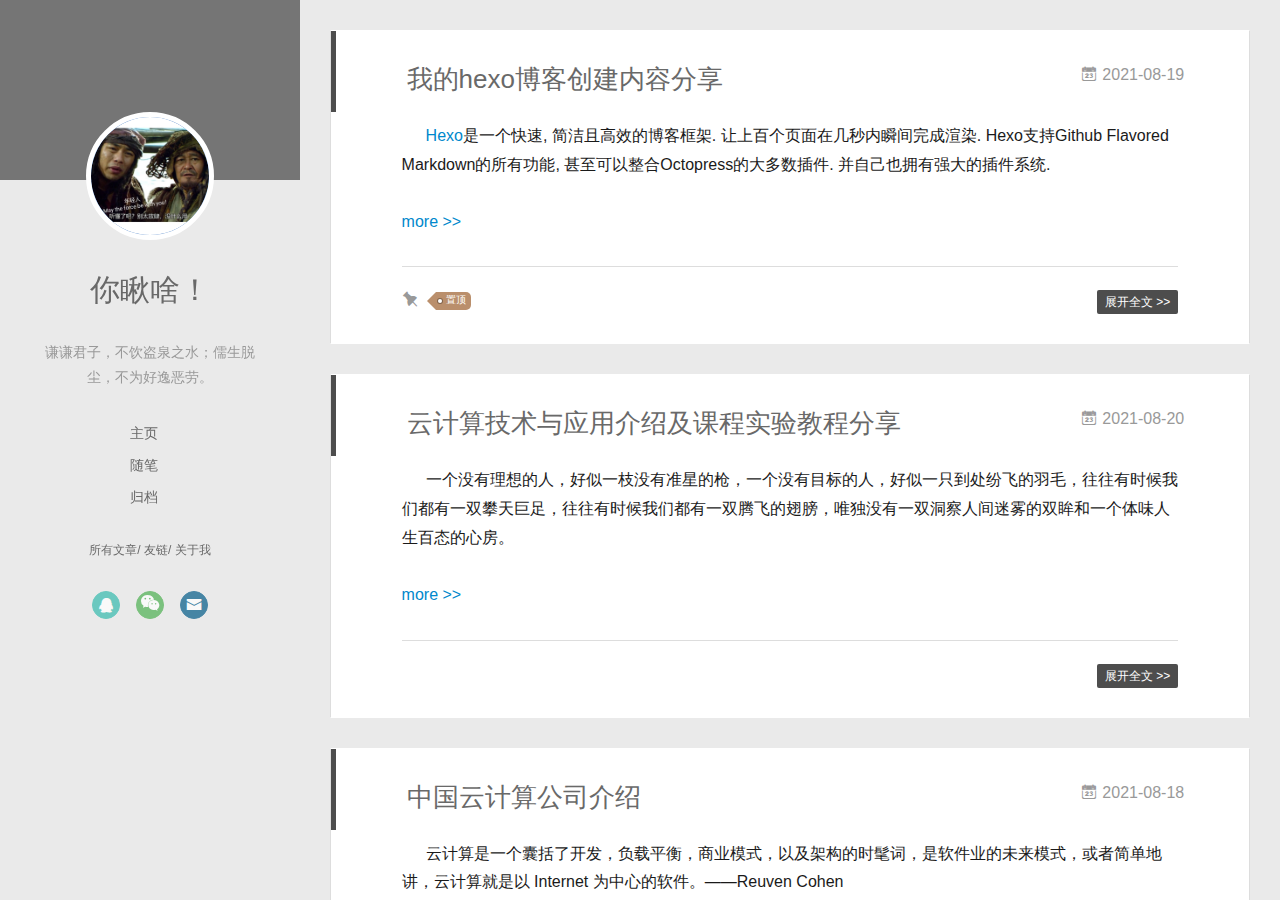
<file: index.html>
<!DOCTYPE html>
<html>
<head>
  <meta charset="utf-8">
  
  <meta name="renderer" content="webkit">
  <meta http-equiv="X-UA-Compatible" content="IE=edge" >
  <link rel="dns-prefetch" href="http://example.com">
  <title>Hexo</title>
  <meta name="viewport" content="width=device-width, initial-scale=1, maximum-scale=1">
  <meta property="og:type" content="website">
<meta property="og:title" content="Hexo">
<meta property="og:url" content="http://example.com/index.html">
<meta property="og:site_name" content="Hexo">
<meta property="og:locale" content="en_US">
<meta property="article:author" content="John Doe">
<meta name="twitter:card" content="summary">
  
    <link rel="alternative" href="/atom.xml" title="Hexo" type="application/atom+xml">
  
  
    <link rel="icon" href="/img/1629434192005.jpg">
  
  <link rel="stylesheet" type="text/css" href="/./main.0cf68a.css">
  <style type="text/css">
  
    #container.show {
      background: linear-gradient(200deg,#a0cfe4,#e8c37e);
    }
  </style>
  

  

<meta name="generator" content="Hexo 5.4.0"></head>

<body>
  <div id="container" q-class="show:isCtnShow">
    <canvas id="anm-canvas" class="anm-canvas"></canvas>
    <div class="left-col" q-class="show:isShow">
      
<div class="overlay" style="background: rgba(0,0,0,0.5)"></div>
<div class="intrude-less">
	<header id="header" class="inner">
		<a href="/" class="profilepic">
			<img src="/assets/1629279218496.jpg" class="js-avatar">
		</a>
		<hgroup>
		  <h1 class="header-author"><a href="/">你瞅啥！</a></h1>
		</hgroup>
		
		<p class="header-subtitle">谦谦君子，不饮盗泉之水；儒生脱尘，不为好逸恶劳。</p>
		

		<nav class="header-menu">
			<ul>
			
				<li><a href="/">主页</a></li>
	        
				<li><a href="/tags/%E9%9A%8F%E7%AC%94/">随笔</a></li>
	        
				<li><a href="/archives/index.html">归档</a></li>
	        
			</ul>
		</nav>
		<nav class="header-smart-menu">
    		
    			
    			<a q-on="click: openSlider(e, 'innerArchive')" href="javascript:void(0)">所有文章</a>
    			
            
    			
    			<a q-on="click: openSlider(e, 'friends')" href="javascript:void(0)">友链</a>
    			
            
    			
    			<a q-on="click: openSlider(e, 'aboutme')" href="javascript:void(0)">关于我</a>
    			
            
		</nav>
		<nav class="header-nav">
			<div class="social">
				
					<a class="qq" target="_blank" href="/assets/1629279424625.png" title="qq"><i class="icon-qq"></i></a>
		        
					<a class="weixin" target="_blank" href="/assets/1629279218506.png" title="weixin"><i class="icon-weixin"></i></a>
		        
					<a class="mail" target="_blank" href="mailto:1055482238@qq.com" title="mail"><i class="icon-mail"></i></a>
		        
			</div>
<!-- 网易云音乐插件 -->

	<div style="position:absolute; bottom:120px left:auto; width:85%">
		<iframe frameborder="no" border="0" marginwidth="0" marginheight="0" width=240 height=52 src="//music.163.com/outchain/player?type=2&id=1855555967&auto=0&height=32"></iframe>
	</div>


		</nav>
	</header>		
</div>


    </div>
    <div class="mid-col" q-class="show:isShow,hide:isShow|isFalse">
      
<nav id="mobile-nav">
  	<div class="overlay js-overlay" style="background: rgba(0,0,0,0.5)"></div>
	<div class="btnctn js-mobile-btnctn">
  		<div class="slider-trigger list" q-on="click: openSlider(e)"><i class="icon icon-sort"></i></div>
	</div>
	<div class="intrude-less">
		<header id="header" class="inner">
			<div class="profilepic">
				<img src="/assets/1629279218496.jpg" class="js-avatar">
			</div>
			<hgroup>
			  <h1 class="header-author js-header-author">你瞅啥！</h1>
			</hgroup>
			
			<p class="header-subtitle"><i class="icon icon-quo-left"></i>谦谦君子，不饮盗泉之水；儒生脱尘，不为好逸恶劳。<i class="icon icon-quo-right"></i></p>
			
			
			
				
			
				
			
				
			
			
			
			<nav class="header-nav">
				<div class="social">
					
						<a class="qq" target="_blank" href="/assets/1629279424625.png" title="qq"><i class="icon-qq"></i></a>
			        
						<a class="weixin" target="_blank" href="/assets/1629279218506.png" title="weixin"><i class="icon-weixin"></i></a>
			        
						<a class="mail" target="_blank" href="mailto:1055482238@qq.com" title="mail"><i class="icon-mail"></i></a>
			        
				</div>
			</nav>

			<nav class="header-menu js-header-menu">
				<ul style="width: 70%">
				
				
					<li style="width: 33.333333333333336%"><a href="/">主页</a></li>
		        
					<li style="width: 33.333333333333336%"><a href="/tags/%E9%9A%8F%E7%AC%94/">随笔</a></li>
		        
					<li style="width: 33.333333333333336%"><a href="/archives/index.html">归档</a></li>
		        
				</ul>
			</nav>
		</header>				
	</div>
	<div class="mobile-mask" style="display:none" q-show="isShow"></div>
</nav>

      <div id="wrapper" class="body-wrap">
        <div class="menu-l">
          <div class="canvas-wrap">
            <canvas data-colors="#eaeaea" data-sectionHeight="100" data-contentId="js-content" id="myCanvas1" class="anm-canvas"></canvas>
          </div>
          <div id="js-content" class="content-ll">
            
  
    <article id="post-我的hexo博客创建内容分享" class="article article-type-post  article-index" itemscope itemprop="blogPost">
  <div class="article-inner">
    
      <header class="article-header">
        
  
    <h1 itemprop="name">
      <a class="article-title" href="/2021/08/19/%E6%88%91%E7%9A%84hexo%E5%8D%9A%E5%AE%A2%E5%88%9B%E5%BB%BA%E5%86%85%E5%AE%B9%E5%88%86%E4%BA%AB/">我的hexo博客创建内容分享</a>
    </h1>
  

        <!--显示阅读次数-->

<!--显示阅读次数完毕-->
        
        <a href="/2021/08/19/%E6%88%91%E7%9A%84hexo%E5%8D%9A%E5%AE%A2%E5%88%9B%E5%BB%BA%E5%86%85%E5%AE%B9%E5%88%86%E4%BA%AB/" class="archive-article-date">
  	<time datetime="2021-08-18T16:00:00.000Z" itemprop="datePublished"><i class="icon-calendar icon"></i>2021-08-19</time>
</a>
        
      </header>
    
    <div class="article-entry" itemprop="articleBody">
      
        <p>&emsp;&ensp;<a target="_blank" rel="noopener" href="https://hexo.io/zh-cn/">Hexo</a>是一个快速, 简洁且高效的博客框架. 让上百个页面在几秒内瞬间完成渲染. Hexo支持Github Flavored Markdown的所有功能, 甚至可以整合Octopress的大多数插件. 并自己也拥有强大的插件系统.</p>
        
          <a class="article-more-a" href="/2021/08/19/%E6%88%91%E7%9A%84hexo%E5%8D%9A%E5%AE%A2%E5%88%9B%E5%BB%BA%E5%86%85%E5%AE%B9%E5%88%86%E4%BA%AB/#more">more >></a>
        
      

      
    </div>
    <div class="article-info article-info-index">
      
        <div class="article-pop-out tagcloud">
          <i class="icon-tuding"></i>
          <a class="article-tag-list-link color3">置顶</a>
        </div>
      
      
      

      
        <p class="article-more-link">
          <a class="article-more-a" href="/2021/08/19/%E6%88%91%E7%9A%84hexo%E5%8D%9A%E5%AE%A2%E5%88%9B%E5%BB%BA%E5%86%85%E5%AE%B9%E5%88%86%E4%BA%AB/">展开全文 >></a>
        </p>
      

      
      <div class="clearfix"></div>
    </div>
  </div>
</article>

<aside class="wrap-side-operation">
    <div class="mod-side-operation">
        
        <div class="jump-container" id="js-jump-container" style="display:none;">
            <a href="javascript:void(0)" class="mod-side-operation__jump-to-top">
                <i class="icon-font icon-back"></i>
            </a>
            <div id="js-jump-plan-container" class="jump-plan-container" style="top: -11px;">
                <i class="icon-font icon-plane jump-plane"></i>
            </div>
        </div>
        
        
    </div>
</aside>




  
    <article id="post-云计算技术与应用介绍及课程实验教程分享" class="article article-type-post  article-index" itemscope itemprop="blogPost">
  <div class="article-inner">
    
      <header class="article-header">
        
  
    <h1 itemprop="name">
      <a class="article-title" href="/2021/08/20/%E4%BA%91%E8%AE%A1%E7%AE%97%E6%8A%80%E6%9C%AF%E4%B8%8E%E5%BA%94%E7%94%A8%E4%BB%8B%E7%BB%8D%E5%8F%8A%E8%AF%BE%E7%A8%8B%E5%AE%9E%E9%AA%8C%E6%95%99%E7%A8%8B%E5%88%86%E4%BA%AB/">云计算技术与应用介绍及课程实验教程分享</a>
    </h1>
  

        <!--显示阅读次数-->

<!--显示阅读次数完毕-->
        
        <a href="/2021/08/20/%E4%BA%91%E8%AE%A1%E7%AE%97%E6%8A%80%E6%9C%AF%E4%B8%8E%E5%BA%94%E7%94%A8%E4%BB%8B%E7%BB%8D%E5%8F%8A%E8%AF%BE%E7%A8%8B%E5%AE%9E%E9%AA%8C%E6%95%99%E7%A8%8B%E5%88%86%E4%BA%AB/" class="archive-article-date">
  	<time datetime="2021-08-20T02:18:38.000Z" itemprop="datePublished"><i class="icon-calendar icon"></i>2021-08-20</time>
</a>
        
      </header>
    
    <div class="article-entry" itemprop="articleBody">
      
        <p>&emsp;&ensp;一个没有理想的人，好似一枝没有准星的枪，一个没有目标的人，好似一只到处纷飞的羽毛，往往有时候我们都有一双攀天巨足，往往有时候我们都有一双腾飞的翅膀，唯独没有一双洞察人间迷雾的双眸和一个体味人生百态的心房。</p>
        
          <a class="article-more-a" href="/2021/08/20/%E4%BA%91%E8%AE%A1%E7%AE%97%E6%8A%80%E6%9C%AF%E4%B8%8E%E5%BA%94%E7%94%A8%E4%BB%8B%E7%BB%8D%E5%8F%8A%E8%AF%BE%E7%A8%8B%E5%AE%9E%E9%AA%8C%E6%95%99%E7%A8%8B%E5%88%86%E4%BA%AB/#more">more >></a>
        
      

      
    </div>
    <div class="article-info article-info-index">
      
      
      

      
        <p class="article-more-link">
          <a class="article-more-a" href="/2021/08/20/%E4%BA%91%E8%AE%A1%E7%AE%97%E6%8A%80%E6%9C%AF%E4%B8%8E%E5%BA%94%E7%94%A8%E4%BB%8B%E7%BB%8D%E5%8F%8A%E8%AF%BE%E7%A8%8B%E5%AE%9E%E9%AA%8C%E6%95%99%E7%A8%8B%E5%88%86%E4%BA%AB/">展开全文 >></a>
        </p>
      

      
      <div class="clearfix"></div>
    </div>
  </div>
</article>

<aside class="wrap-side-operation">
    <div class="mod-side-operation">
        
        <div class="jump-container" id="js-jump-container" style="display:none;">
            <a href="javascript:void(0)" class="mod-side-operation__jump-to-top">
                <i class="icon-font icon-back"></i>
            </a>
            <div id="js-jump-plan-container" class="jump-plan-container" style="top: -11px;">
                <i class="icon-font icon-plane jump-plane"></i>
            </div>
        </div>
        
        
    </div>
</aside>




  
    <article id="post-中国云计算公司介绍" class="article article-type-post  article-index" itemscope itemprop="blogPost">
  <div class="article-inner">
    
      <header class="article-header">
        
  
    <h1 itemprop="name">
      <a class="article-title" href="/2021/08/18/%E4%B8%AD%E5%9B%BD%E4%BA%91%E8%AE%A1%E7%AE%97%E5%85%AC%E5%8F%B8%E4%BB%8B%E7%BB%8D/">中国云计算公司介绍</a>
    </h1>
  

        <!--显示阅读次数-->

<!--显示阅读次数完毕-->
        
        <a href="/2021/08/18/%E4%B8%AD%E5%9B%BD%E4%BA%91%E8%AE%A1%E7%AE%97%E5%85%AC%E5%8F%B8%E4%BB%8B%E7%BB%8D/" class="archive-article-date">
  	<time datetime="2021-08-18T06:41:02.000Z" itemprop="datePublished"><i class="icon-calendar icon"></i>2021-08-18</time>
</a>
        
      </header>
    
    <div class="article-entry" itemprop="articleBody">
      
        <p>&emsp;&ensp;云计算是一个囊括了开发，负载平衡，商业模式，以及架构的时髦词，是软件业的未来模式，或者简单地讲，云计算就是以 Internet 为中心的软件。——Reuven Cohen</p>
        
          <a class="article-more-a" href="/2021/08/18/%E4%B8%AD%E5%9B%BD%E4%BA%91%E8%AE%A1%E7%AE%97%E5%85%AC%E5%8F%B8%E4%BB%8B%E7%BB%8D/#more">more >></a>
        
      

      
    </div>
    <div class="article-info article-info-index">
      
      
      

      
        <p class="article-more-link">
          <a class="article-more-a" href="/2021/08/18/%E4%B8%AD%E5%9B%BD%E4%BA%91%E8%AE%A1%E7%AE%97%E5%85%AC%E5%8F%B8%E4%BB%8B%E7%BB%8D/">展开全文 >></a>
        </p>
      

      
      <div class="clearfix"></div>
    </div>
  </div>
</article>

<aside class="wrap-side-operation">
    <div class="mod-side-operation">
        
        <div class="jump-container" id="js-jump-container" style="display:none;">
            <a href="javascript:void(0)" class="mod-side-operation__jump-to-top">
                <i class="icon-font icon-back"></i>
            </a>
            <div id="js-jump-plan-container" class="jump-plan-container" style="top: -11px;">
                <i class="icon-font icon-plane jump-plane"></i>
            </div>
        </div>
        
        
    </div>
</aside>




  
    <article id="post-云计算简介" class="article article-type-post  article-index" itemscope itemprop="blogPost">
  <div class="article-inner">
    
      <header class="article-header">
        
  
    <h1 itemprop="name">
      <a class="article-title" href="/2021/08/18/%E4%BA%91%E8%AE%A1%E7%AE%97%E7%AE%80%E4%BB%8B/">云计算简介</a>
    </h1>
  

        <!--显示阅读次数-->

<!--显示阅读次数完毕-->
        
        <a href="/2021/08/18/%E4%BA%91%E8%AE%A1%E7%AE%97%E7%AE%80%E4%BB%8B/" class="archive-article-date">
  	<time datetime="2021-08-18T05:59:34.000Z" itemprop="datePublished"><i class="icon-calendar icon"></i>2021-08-18</time>
</a>
        
      </header>
    
    <div class="article-entry" itemprop="articleBody">
      
        <p>&emsp;&ensp;云计算指的是一个大的宏图，基本上说，就是让用户透过 Internet 访问技术服务，现在，我每次登陆 Facebook 或搜索航班，事实上都是在使用云计算。———Praising Gaw </p>
        
          <a class="article-more-a" href="/2021/08/18/%E4%BA%91%E8%AE%A1%E7%AE%97%E7%AE%80%E4%BB%8B/#more">more >></a>
        
      

      
    </div>
    <div class="article-info article-info-index">
      
      
      

      
        <p class="article-more-link">
          <a class="article-more-a" href="/2021/08/18/%E4%BA%91%E8%AE%A1%E7%AE%97%E7%AE%80%E4%BB%8B/">展开全文 >></a>
        </p>
      

      
      <div class="clearfix"></div>
    </div>
  </div>
</article>

<aside class="wrap-side-operation">
    <div class="mod-side-operation">
        
        <div class="jump-container" id="js-jump-container" style="display:none;">
            <a href="javascript:void(0)" class="mod-side-operation__jump-to-top">
                <i class="icon-font icon-back"></i>
            </a>
            <div id="js-jump-plan-container" class="jump-plan-container" style="top: -11px;">
                <i class="icon-font icon-plane jump-plane"></i>
            </div>
        </div>
        
        
    </div>
</aside>




  
  


          </div>
        </div>
      </div>
      <footer id="footer">
  <div class="outer">
    <div id="footer-info">
    	<div class="footer-left">
    		&copy; 2021 John Doe
    	</div>
      	<div class="footer-right">
      		<a href="http://hexo.io/" target="_blank">Hexo</a>  Theme <a href="https://github.com/litten/hexo-theme-yilia" target="_blank">Yilia</a> by Litten
      	</div>
    </div>
  </div>
</footer>
<!--页面点击小红心-->
<script type="text/javascript" src="/love.js"></script>
    </div>
    <script>
	var yiliaConfig = {
		mathjax: false,
		isHome: true,
		isPost: false,
		isArchive: false,
		isTag: false,
		isCategory: false,
		open_in_new: false,
		toc_hide_index: true,
		root: "/",
		innerArchive: true,
		showTags: false
	}
</script>

<script>!function(t){function n(e){if(r[e])return r[e].exports;var i=r[e]={exports:{},id:e,loaded:!1};return t[e].call(i.exports,i,i.exports,n),i.loaded=!0,i.exports}var r={};n.m=t,n.c=r,n.p="./",n(0)}([function(t,n,r){r(195),t.exports=r(191)},function(t,n,r){var e=r(3),i=r(52),o=r(27),u=r(28),c=r(53),f="prototype",a=function(t,n,r){var s,l,h,v,p=t&a.F,d=t&a.G,y=t&a.S,g=t&a.P,b=t&a.B,m=d?e:y?e[n]||(e[n]={}):(e[n]||{})[f],x=d?i:i[n]||(i[n]={}),w=x[f]||(x[f]={});d&&(r=n);for(s in r)l=!p&&m&&void 0!==m[s],h=(l?m:r)[s],v=b&&l?c(h,e):g&&"function"==typeof h?c(Function.call,h):h,m&&u(m,s,h,t&a.U),x[s]!=h&&o(x,s,v),g&&w[s]!=h&&(w[s]=h)};e.core=i,a.F=1,a.G=2,a.S=4,a.P=8,a.B=16,a.W=32,a.U=64,a.R=128,t.exports=a},function(t,n,r){var e=r(6);t.exports=function(t){if(!e(t))throw TypeError(t+" is not an object!");return t}},function(t,n){var r=t.exports="undefined"!=typeof window&&window.Math==Math?window:"undefined"!=typeof self&&self.Math==Math?self:Function("return this")();"number"==typeof __g&&(__g=r)},function(t,n){t.exports=function(t){try{return!!t()}catch(t){return!0}}},function(t,n){var r=t.exports="undefined"!=typeof window&&window.Math==Math?window:"undefined"!=typeof self&&self.Math==Math?self:Function("return this")();"number"==typeof __g&&(__g=r)},function(t,n){t.exports=function(t){return"object"==typeof t?null!==t:"function"==typeof t}},function(t,n,r){var e=r(126)("wks"),i=r(76),o=r(3).Symbol,u="function"==typeof o;(t.exports=function(t){return e[t]||(e[t]=u&&o[t]||(u?o:i)("Symbol."+t))}).store=e},function(t,n){var r={}.hasOwnProperty;t.exports=function(t,n){return r.call(t,n)}},function(t,n,r){var e=r(94),i=r(33);t.exports=function(t){return e(i(t))}},function(t,n,r){t.exports=!r(4)(function(){return 7!=Object.defineProperty({},"a",{get:function(){return 7}}).a})},function(t,n,r){var e=r(2),i=r(167),o=r(50),u=Object.defineProperty;n.f=r(10)?Object.defineProperty:function(t,n,r){if(e(t),n=o(n,!0),e(r),i)try{return u(t,n,r)}catch(t){}if("get"in r||"set"in r)throw TypeError("Accessors not supported!");return"value"in r&&(t[n]=r.value),t}},function(t,n,r){t.exports=!r(18)(function(){return 7!=Object.defineProperty({},"a",{get:function(){return 7}}).a})},function(t,n,r){var e=r(14),i=r(22);t.exports=r(12)?function(t,n,r){return e.f(t,n,i(1,r))}:function(t,n,r){return t[n]=r,t}},function(t,n,r){var e=r(20),i=r(58),o=r(42),u=Object.defineProperty;n.f=r(12)?Object.defineProperty:function(t,n,r){if(e(t),n=o(n,!0),e(r),i)try{return u(t,n,r)}catch(t){}if("get"in r||"set"in r)throw TypeError("Accessors not supported!");return"value"in r&&(t[n]=r.value),t}},function(t,n,r){var e=r(40)("wks"),i=r(23),o=r(5).Symbol,u="function"==typeof o;(t.exports=function(t){return e[t]||(e[t]=u&&o[t]||(u?o:i)("Symbol."+t))}).store=e},function(t,n,r){var e=r(67),i=Math.min;t.exports=function(t){return t>0?i(e(t),9007199254740991):0}},function(t,n,r){var e=r(46);t.exports=function(t){return Object(e(t))}},function(t,n){t.exports=function(t){try{return!!t()}catch(t){return!0}}},function(t,n,r){var e=r(63),i=r(34);t.exports=Object.keys||function(t){return e(t,i)}},function(t,n,r){var e=r(21);t.exports=function(t){if(!e(t))throw TypeError(t+" is not an object!");return t}},function(t,n){t.exports=function(t){return"object"==typeof t?null!==t:"function"==typeof t}},function(t,n){t.exports=function(t,n){return{enumerable:!(1&t),configurable:!(2&t),writable:!(4&t),value:n}}},function(t,n){var r=0,e=Math.random();t.exports=function(t){return"Symbol(".concat(void 0===t?"":t,")_",(++r+e).toString(36))}},function(t,n){var r={}.hasOwnProperty;t.exports=function(t,n){return r.call(t,n)}},function(t,n){var r=t.exports={version:"2.4.0"};"number"==typeof __e&&(__e=r)},function(t,n){t.exports=function(t){if("function"!=typeof t)throw TypeError(t+" is not a function!");return t}},function(t,n,r){var e=r(11),i=r(66);t.exports=r(10)?function(t,n,r){return e.f(t,n,i(1,r))}:function(t,n,r){return t[n]=r,t}},function(t,n,r){var e=r(3),i=r(27),o=r(24),u=r(76)("src"),c="toString",f=Function[c],a=(""+f).split(c);r(52).inspectSource=function(t){return f.call(t)},(t.exports=function(t,n,r,c){var f="function"==typeof r;f&&(o(r,"name")||i(r,"name",n)),t[n]!==r&&(f&&(o(r,u)||i(r,u,t[n]?""+t[n]:a.join(String(n)))),t===e?t[n]=r:c?t[n]?t[n]=r:i(t,n,r):(delete t[n],i(t,n,r)))})(Function.prototype,c,function(){return"function"==typeof this&&this[u]||f.call(this)})},function(t,n,r){var e=r(1),i=r(4),o=r(46),u=function(t,n,r,e){var i=String(o(t)),u="<"+n;return""!==r&&(u+=" "+r+'="'+String(e).replace(/"/g,"&quot;")+'"'),u+">"+i+"</"+n+">"};t.exports=function(t,n){var r={};r[t]=n(u),e(e.P+e.F*i(function(){var n=""[t]('"');return n!==n.toLowerCase()||n.split('"').length>3}),"String",r)}},function(t,n,r){var e=r(115),i=r(46);t.exports=function(t){return e(i(t))}},function(t,n,r){var e=r(116),i=r(66),o=r(30),u=r(50),c=r(24),f=r(167),a=Object.getOwnPropertyDescriptor;n.f=r(10)?a:function(t,n){if(t=o(t),n=u(n,!0),f)try{return a(t,n)}catch(t){}if(c(t,n))return i(!e.f.call(t,n),t[n])}},function(t,n,r){var e=r(24),i=r(17),o=r(145)("IE_PROTO"),u=Object.prototype;t.exports=Object.getPrototypeOf||function(t){return t=i(t),e(t,o)?t[o]:"function"==typeof t.constructor&&t instanceof t.constructor?t.constructor.prototype:t instanceof Object?u:null}},function(t,n){t.exports=function(t){if(void 0==t)throw TypeError("Can't call method on  "+t);return t}},function(t,n){t.exports="constructor,hasOwnProperty,isPrototypeOf,propertyIsEnumerable,toLocaleString,toString,valueOf".split(",")},function(t,n){t.exports={}},function(t,n){t.exports=!0},function(t,n){n.f={}.propertyIsEnumerable},function(t,n,r){var e=r(14).f,i=r(8),o=r(15)("toStringTag");t.exports=function(t,n,r){t&&!i(t=r?t:t.prototype,o)&&e(t,o,{configurable:!0,value:n})}},function(t,n,r){var e=r(40)("keys"),i=r(23);t.exports=function(t){return e[t]||(e[t]=i(t))}},function(t,n,r){var e=r(5),i="__core-js_shared__",o=e[i]||(e[i]={});t.exports=function(t){return o[t]||(o[t]={})}},function(t,n){var r=Math.ceil,e=Math.floor;t.exports=function(t){return isNaN(t=+t)?0:(t>0?e:r)(t)}},function(t,n,r){var e=r(21);t.exports=function(t,n){if(!e(t))return t;var r,i;if(n&&"function"==typeof(r=t.toString)&&!e(i=r.call(t)))return i;if("function"==typeof(r=t.valueOf)&&!e(i=r.call(t)))return i;if(!n&&"function"==typeof(r=t.toString)&&!e(i=r.call(t)))return i;throw TypeError("Can't convert object to primitive value")}},function(t,n,r){var e=r(5),i=r(25),o=r(36),u=r(44),c=r(14).f;t.exports=function(t){var n=i.Symbol||(i.Symbol=o?{}:e.Symbol||{});"_"==t.charAt(0)||t in n||c(n,t,{value:u.f(t)})}},function(t,n,r){n.f=r(15)},function(t,n){var r={}.toString;t.exports=function(t){return r.call(t).slice(8,-1)}},function(t,n){t.exports=function(t){if(void 0==t)throw TypeError("Can't call method on  "+t);return t}},function(t,n,r){var e=r(4);t.exports=function(t,n){return!!t&&e(function(){n?t.call(null,function(){},1):t.call(null)})}},function(t,n,r){var e=r(53),i=r(115),o=r(17),u=r(16),c=r(203);t.exports=function(t,n){var r=1==t,f=2==t,a=3==t,s=4==t,l=6==t,h=5==t||l,v=n||c;return function(n,c,p){for(var d,y,g=o(n),b=i(g),m=e(c,p,3),x=u(b.length),w=0,S=r?v(n,x):f?v(n,0):void 0;x>w;w++)if((h||w in b)&&(d=b[w],y=m(d,w,g),t))if(r)S[w]=y;else if(y)switch(t){case 3:return!0;case 5:return d;case 6:return w;case 2:S.push(d)}else if(s)return!1;return l?-1:a||s?s:S}}},function(t,n,r){var e=r(1),i=r(52),o=r(4);t.exports=function(t,n){var r=(i.Object||{})[t]||Object[t],u={};u[t]=n(r),e(e.S+e.F*o(function(){r(1)}),"Object",u)}},function(t,n,r){var e=r(6);t.exports=function(t,n){if(!e(t))return t;var r,i;if(n&&"function"==typeof(r=t.toString)&&!e(i=r.call(t)))return i;if("function"==typeof(r=t.valueOf)&&!e(i=r.call(t)))return i;if(!n&&"function"==typeof(r=t.toString)&&!e(i=r.call(t)))return i;throw TypeError("Can't convert object to primitive value")}},function(t,n,r){var e=r(5),i=r(25),o=r(91),u=r(13),c="prototype",f=function(t,n,r){var a,s,l,h=t&f.F,v=t&f.G,p=t&f.S,d=t&f.P,y=t&f.B,g=t&f.W,b=v?i:i[n]||(i[n]={}),m=b[c],x=v?e:p?e[n]:(e[n]||{})[c];v&&(r=n);for(a in r)(s=!h&&x&&void 0!==x[a])&&a in b||(l=s?x[a]:r[a],b[a]=v&&"function"!=typeof x[a]?r[a]:y&&s?o(l,e):g&&x[a]==l?function(t){var n=function(n,r,e){if(this instanceof t){switch(arguments.length){case 0:return new t;case 1:return new t(n);case 2:return new t(n,r)}return new t(n,r,e)}return t.apply(this,arguments)};return n[c]=t[c],n}(l):d&&"function"==typeof l?o(Function.call,l):l,d&&((b.virtual||(b.virtual={}))[a]=l,t&f.R&&m&&!m[a]&&u(m,a,l)))};f.F=1,f.G=2,f.S=4,f.P=8,f.B=16,f.W=32,f.U=64,f.R=128,t.exports=f},function(t,n){var r=t.exports={version:"2.4.0"};"number"==typeof __e&&(__e=r)},function(t,n,r){var e=r(26);t.exports=function(t,n,r){if(e(t),void 0===n)return t;switch(r){case 1:return function(r){return t.call(n,r)};case 2:return function(r,e){return t.call(n,r,e)};case 3:return function(r,e,i){return t.call(n,r,e,i)}}return function(){return t.apply(n,arguments)}}},function(t,n,r){var e=r(183),i=r(1),o=r(126)("metadata"),u=o.store||(o.store=new(r(186))),c=function(t,n,r){var i=u.get(t);if(!i){if(!r)return;u.set(t,i=new e)}var o=i.get(n);if(!o){if(!r)return;i.set(n,o=new e)}return o},f=function(t,n,r){var e=c(n,r,!1);return void 0!==e&&e.has(t)},a=function(t,n,r){var e=c(n,r,!1);return void 0===e?void 0:e.get(t)},s=function(t,n,r,e){c(r,e,!0).set(t,n)},l=function(t,n){var r=c(t,n,!1),e=[];return r&&r.forEach(function(t,n){e.push(n)}),e},h=function(t){return void 0===t||"symbol"==typeof t?t:String(t)},v=function(t){i(i.S,"Reflect",t)};t.exports={store:u,map:c,has:f,get:a,set:s,keys:l,key:h,exp:v}},function(t,n,r){"use strict";if(r(10)){var e=r(69),i=r(3),o=r(4),u=r(1),c=r(127),f=r(152),a=r(53),s=r(68),l=r(66),h=r(27),v=r(73),p=r(67),d=r(16),y=r(75),g=r(50),b=r(24),m=r(180),x=r(114),w=r(6),S=r(17),_=r(137),O=r(70),E=r(32),P=r(71).f,j=r(154),F=r(76),M=r(7),A=r(48),N=r(117),T=r(146),I=r(155),k=r(80),L=r(123),R=r(74),C=r(130),D=r(160),U=r(11),W=r(31),G=U.f,B=W.f,V=i.RangeError,z=i.TypeError,q=i.Uint8Array,K="ArrayBuffer",J="Shared"+K,Y="BYTES_PER_ELEMENT",H="prototype",$=Array[H],X=f.ArrayBuffer,Q=f.DataView,Z=A(0),tt=A(2),nt=A(3),rt=A(4),et=A(5),it=A(6),ot=N(!0),ut=N(!1),ct=I.values,ft=I.keys,at=I.entries,st=$.lastIndexOf,lt=$.reduce,ht=$.reduceRight,vt=$.join,pt=$.sort,dt=$.slice,yt=$.toString,gt=$.toLocaleString,bt=M("iterator"),mt=M("toStringTag"),xt=F("typed_constructor"),wt=F("def_constructor"),St=c.CONSTR,_t=c.TYPED,Ot=c.VIEW,Et="Wrong length!",Pt=A(1,function(t,n){return Tt(T(t,t[wt]),n)}),jt=o(function(){return 1===new q(new Uint16Array([1]).buffer)[0]}),Ft=!!q&&!!q[H].set&&o(function(){new q(1).set({})}),Mt=function(t,n){if(void 0===t)throw z(Et);var r=+t,e=d(t);if(n&&!m(r,e))throw V(Et);return e},At=function(t,n){var r=p(t);if(r<0||r%n)throw V("Wrong offset!");return r},Nt=function(t){if(w(t)&&_t in t)return t;throw z(t+" is not a typed array!")},Tt=function(t,n){if(!(w(t)&&xt in t))throw z("It is not a typed array constructor!");return new t(n)},It=function(t,n){return kt(T(t,t[wt]),n)},kt=function(t,n){for(var r=0,e=n.length,i=Tt(t,e);e>r;)i[r]=n[r++];return i},Lt=function(t,n,r){G(t,n,{get:function(){return this._d[r]}})},Rt=function(t){var n,r,e,i,o,u,c=S(t),f=arguments.length,s=f>1?arguments[1]:void 0,l=void 0!==s,h=j(c);if(void 0!=h&&!_(h)){for(u=h.call(c),e=[],n=0;!(o=u.next()).done;n++)e.push(o.value);c=e}for(l&&f>2&&(s=a(s,arguments[2],2)),n=0,r=d(c.length),i=Tt(this,r);r>n;n++)i[n]=l?s(c[n],n):c[n];return i},Ct=function(){for(var t=0,n=arguments.length,r=Tt(this,n);n>t;)r[t]=arguments[t++];return r},Dt=!!q&&o(function(){gt.call(new q(1))}),Ut=function(){return gt.apply(Dt?dt.call(Nt(this)):Nt(this),arguments)},Wt={copyWithin:function(t,n){return D.call(Nt(this),t,n,arguments.length>2?arguments[2]:void 0)},every:function(t){return rt(Nt(this),t,arguments.length>1?arguments[1]:void 0)},fill:function(t){return C.apply(Nt(this),arguments)},filter:function(t){return It(this,tt(Nt(this),t,arguments.length>1?arguments[1]:void 0))},find:function(t){return et(Nt(this),t,arguments.length>1?arguments[1]:void 0)},findIndex:function(t){return it(Nt(this),t,arguments.length>1?arguments[1]:void 0)},forEach:function(t){Z(Nt(this),t,arguments.length>1?arguments[1]:void 0)},indexOf:function(t){return ut(Nt(this),t,arguments.length>1?arguments[1]:void 0)},includes:function(t){return ot(Nt(this),t,arguments.length>1?arguments[1]:void 0)},join:function(t){return vt.apply(Nt(this),arguments)},lastIndexOf:function(t){return st.apply(Nt(this),arguments)},map:function(t){return Pt(Nt(this),t,arguments.length>1?arguments[1]:void 0)},reduce:function(t){return lt.apply(Nt(this),arguments)},reduceRight:function(t){return ht.apply(Nt(this),arguments)},reverse:function(){for(var t,n=this,r=Nt(n).length,e=Math.floor(r/2),i=0;i<e;)t=n[i],n[i++]=n[--r],n[r]=t;return n},some:function(t){return nt(Nt(this),t,arguments.length>1?arguments[1]:void 0)},sort:function(t){return pt.call(Nt(this),t)},subarray:function(t,n){var r=Nt(this),e=r.length,i=y(t,e);return new(T(r,r[wt]))(r.buffer,r.byteOffset+i*r.BYTES_PER_ELEMENT,d((void 0===n?e:y(n,e))-i))}},Gt=function(t,n){return It(this,dt.call(Nt(this),t,n))},Bt=function(t){Nt(this);var n=At(arguments[1],1),r=this.length,e=S(t),i=d(e.length),o=0;if(i+n>r)throw V(Et);for(;o<i;)this[n+o]=e[o++]},Vt={entries:function(){return at.call(Nt(this))},keys:function(){return ft.call(Nt(this))},values:function(){return ct.call(Nt(this))}},zt=function(t,n){return w(t)&&t[_t]&&"symbol"!=typeof n&&n in t&&String(+n)==String(n)},qt=function(t,n){return zt(t,n=g(n,!0))?l(2,t[n]):B(t,n)},Kt=function(t,n,r){return!(zt(t,n=g(n,!0))&&w(r)&&b(r,"value"))||b(r,"get")||b(r,"set")||r.configurable||b(r,"writable")&&!r.writable||b(r,"enumerable")&&!r.enumerable?G(t,n,r):(t[n]=r.value,t)};St||(W.f=qt,U.f=Kt),u(u.S+u.F*!St,"Object",{getOwnPropertyDescriptor:qt,defineProperty:Kt}),o(function(){yt.call({})})&&(yt=gt=function(){return vt.call(this)});var Jt=v({},Wt);v(Jt,Vt),h(Jt,bt,Vt.values),v(Jt,{slice:Gt,set:Bt,constructor:function(){},toString:yt,toLocaleString:Ut}),Lt(Jt,"buffer","b"),Lt(Jt,"byteOffset","o"),Lt(Jt,"byteLength","l"),Lt(Jt,"length","e"),G(Jt,mt,{get:function(){return this[_t]}}),t.exports=function(t,n,r,f){f=!!f;var a=t+(f?"Clamped":"")+"Array",l="Uint8Array"!=a,v="get"+t,p="set"+t,y=i[a],g=y||{},b=y&&E(y),m=!y||!c.ABV,S={},_=y&&y[H],j=function(t,r){var e=t._d;return e.v[v](r*n+e.o,jt)},F=function(t,r,e){var i=t._d;f&&(e=(e=Math.round(e))<0?0:e>255?255:255&e),i.v[p](r*n+i.o,e,jt)},M=function(t,n){G(t,n,{get:function(){return j(this,n)},set:function(t){return F(this,n,t)},enumerable:!0})};m?(y=r(function(t,r,e,i){s(t,y,a,"_d");var o,u,c,f,l=0,v=0;if(w(r)){if(!(r instanceof X||(f=x(r))==K||f==J))return _t in r?kt(y,r):Rt.call(y,r);o=r,v=At(e,n);var p=r.byteLength;if(void 0===i){if(p%n)throw V(Et);if((u=p-v)<0)throw V(Et)}else if((u=d(i)*n)+v>p)throw V(Et);c=u/n}else c=Mt(r,!0),u=c*n,o=new X(u);for(h(t,"_d",{b:o,o:v,l:u,e:c,v:new Q(o)});l<c;)M(t,l++)}),_=y[H]=O(Jt),h(_,"constructor",y)):L(function(t){new y(null),new y(t)},!0)||(y=r(function(t,r,e,i){s(t,y,a);var o;return w(r)?r instanceof X||(o=x(r))==K||o==J?void 0!==i?new g(r,At(e,n),i):void 0!==e?new g(r,At(e,n)):new g(r):_t in r?kt(y,r):Rt.call(y,r):new g(Mt(r,l))}),Z(b!==Function.prototype?P(g).concat(P(b)):P(g),function(t){t in y||h(y,t,g[t])}),y[H]=_,e||(_.constructor=y));var A=_[bt],N=!!A&&("values"==A.name||void 0==A.name),T=Vt.values;h(y,xt,!0),h(_,_t,a),h(_,Ot,!0),h(_,wt,y),(f?new y(1)[mt]==a:mt in _)||G(_,mt,{get:function(){return a}}),S[a]=y,u(u.G+u.W+u.F*(y!=g),S),u(u.S,a,{BYTES_PER_ELEMENT:n,from:Rt,of:Ct}),Y in _||h(_,Y,n),u(u.P,a,Wt),R(a),u(u.P+u.F*Ft,a,{set:Bt}),u(u.P+u.F*!N,a,Vt),u(u.P+u.F*(_.toString!=yt),a,{toString:yt}),u(u.P+u.F*o(function(){new y(1).slice()}),a,{slice:Gt}),u(u.P+u.F*(o(function(){return[1,2].toLocaleString()!=new y([1,2]).toLocaleString()})||!o(function(){_.toLocaleString.call([1,2])})),a,{toLocaleString:Ut}),k[a]=N?A:T,e||N||h(_,bt,T)}}else t.exports=function(){}},function(t,n){var r={}.toString;t.exports=function(t){return r.call(t).slice(8,-1)}},function(t,n,r){var e=r(21),i=r(5).document,o=e(i)&&e(i.createElement);t.exports=function(t){return o?i.createElement(t):{}}},function(t,n,r){t.exports=!r(12)&&!r(18)(function(){return 7!=Object.defineProperty(r(57)("div"),"a",{get:function(){return 7}}).a})},function(t,n,r){"use strict";var e=r(36),i=r(51),o=r(64),u=r(13),c=r(8),f=r(35),a=r(96),s=r(38),l=r(103),h=r(15)("iterator"),v=!([].keys&&"next"in[].keys()),p="keys",d="values",y=function(){return this};t.exports=function(t,n,r,g,b,m,x){a(r,n,g);var w,S,_,O=function(t){if(!v&&t in F)return F[t];switch(t){case p:case d:return function(){return new r(this,t)}}return function(){return new r(this,t)}},E=n+" Iterator",P=b==d,j=!1,F=t.prototype,M=F[h]||F["@@iterator"]||b&&F[b],A=M||O(b),N=b?P?O("entries"):A:void 0,T="Array"==n?F.entries||M:M;if(T&&(_=l(T.call(new t)))!==Object.prototype&&(s(_,E,!0),e||c(_,h)||u(_,h,y)),P&&M&&M.name!==d&&(j=!0,A=function(){return M.call(this)}),e&&!x||!v&&!j&&F[h]||u(F,h,A),f[n]=A,f[E]=y,b)if(w={values:P?A:O(d),keys:m?A:O(p),entries:N},x)for(S in w)S in F||o(F,S,w[S]);else i(i.P+i.F*(v||j),n,w);return w}},function(t,n,r){var e=r(20),i=r(100),o=r(34),u=r(39)("IE_PROTO"),c=function(){},f="prototype",a=function(){var t,n=r(57)("iframe"),e=o.length;for(n.style.display="none",r(93).appendChild(n),n.src="javascript:",t=n.contentWindow.document,t.open(),t.write("<script>document.F=Object<\/script>"),t.close(),a=t.F;e--;)delete a[f][o[e]];return a()};t.exports=Object.create||function(t,n){var r;return null!==t?(c[f]=e(t),r=new c,c[f]=null,r[u]=t):r=a(),void 0===n?r:i(r,n)}},function(t,n,r){var e=r(63),i=r(34).concat("length","prototype");n.f=Object.getOwnPropertyNames||function(t){return e(t,i)}},function(t,n){n.f=Object.getOwnPropertySymbols},function(t,n,r){var e=r(8),i=r(9),o=r(90)(!1),u=r(39)("IE_PROTO");t.exports=function(t,n){var r,c=i(t),f=0,a=[];for(r in c)r!=u&&e(c,r)&&a.push(r);for(;n.length>f;)e(c,r=n[f++])&&(~o(a,r)||a.push(r));return a}},function(t,n,r){t.exports=r(13)},function(t,n,r){var e=r(76)("meta"),i=r(6),o=r(24),u=r(11).f,c=0,f=Object.isExtensible||function(){return!0},a=!r(4)(function(){return f(Object.preventExtensions({}))}),s=function(t){u(t,e,{value:{i:"O"+ ++c,w:{}}})},l=function(t,n){if(!i(t))return"symbol"==typeof t?t:("string"==typeof t?"S":"P")+t;if(!o(t,e)){if(!f(t))return"F";if(!n)return"E";s(t)}return t[e].i},h=function(t,n){if(!o(t,e)){if(!f(t))return!0;if(!n)return!1;s(t)}return t[e].w},v=function(t){return a&&p.NEED&&f(t)&&!o(t,e)&&s(t),t},p=t.exports={KEY:e,NEED:!1,fastKey:l,getWeak:h,onFreeze:v}},function(t,n){t.exports=function(t,n){return{enumerable:!(1&t),configurable:!(2&t),writable:!(4&t),value:n}}},function(t,n){var r=Math.ceil,e=Math.floor;t.exports=function(t){return isNaN(t=+t)?0:(t>0?e:r)(t)}},function(t,n){t.exports=function(t,n,r,e){if(!(t instanceof n)||void 0!==e&&e in t)throw TypeError(r+": incorrect invocation!");return t}},function(t,n){t.exports=!1},function(t,n,r){var e=r(2),i=r(173),o=r(133),u=r(145)("IE_PROTO"),c=function(){},f="prototype",a=function(){var t,n=r(132)("iframe"),e=o.length;for(n.style.display="none",r(135).appendChild(n),n.src="javascript:",t=n.contentWindow.document,t.open(),t.write("<script>document.F=Object<\/script>"),t.close(),a=t.F;e--;)delete a[f][o[e]];return a()};t.exports=Object.create||function(t,n){var r;return null!==t?(c[f]=e(t),r=new c,c[f]=null,r[u]=t):r=a(),void 0===n?r:i(r,n)}},function(t,n,r){var e=r(175),i=r(133).concat("length","prototype");n.f=Object.getOwnPropertyNames||function(t){return e(t,i)}},function(t,n,r){var e=r(175),i=r(133);t.exports=Object.keys||function(t){return e(t,i)}},function(t,n,r){var e=r(28);t.exports=function(t,n,r){for(var i in n)e(t,i,n[i],r);return t}},function(t,n,r){"use strict";var e=r(3),i=r(11),o=r(10),u=r(7)("species");t.exports=function(t){var n=e[t];o&&n&&!n[u]&&i.f(n,u,{configurable:!0,get:function(){return this}})}},function(t,n,r){var e=r(67),i=Math.max,o=Math.min;t.exports=function(t,n){return t=e(t),t<0?i(t+n,0):o(t,n)}},function(t,n){var r=0,e=Math.random();t.exports=function(t){return"Symbol(".concat(void 0===t?"":t,")_",(++r+e).toString(36))}},function(t,n,r){var e=r(33);t.exports=function(t){return Object(e(t))}},function(t,n,r){var e=r(7)("unscopables"),i=Array.prototype;void 0==i[e]&&r(27)(i,e,{}),t.exports=function(t){i[e][t]=!0}},function(t,n,r){var e=r(53),i=r(169),o=r(137),u=r(2),c=r(16),f=r(154),a={},s={},n=t.exports=function(t,n,r,l,h){var v,p,d,y,g=h?function(){return t}:f(t),b=e(r,l,n?2:1),m=0;if("function"!=typeof g)throw TypeError(t+" is not iterable!");if(o(g)){for(v=c(t.length);v>m;m++)if((y=n?b(u(p=t[m])[0],p[1]):b(t[m]))===a||y===s)return y}else for(d=g.call(t);!(p=d.next()).done;)if((y=i(d,b,p.value,n))===a||y===s)return y};n.BREAK=a,n.RETURN=s},function(t,n){t.exports={}},function(t,n,r){var e=r(11).f,i=r(24),o=r(7)("toStringTag");t.exports=function(t,n,r){t&&!i(t=r?t:t.prototype,o)&&e(t,o,{configurable:!0,value:n})}},function(t,n,r){var e=r(1),i=r(46),o=r(4),u=r(150),c="["+u+"]",f="​",a=RegExp("^"+c+c+"*"),s=RegExp(c+c+"*$"),l=function(t,n,r){var i={},c=o(function(){return!!u[t]()||f[t]()!=f}),a=i[t]=c?n(h):u[t];r&&(i[r]=a),e(e.P+e.F*c,"String",i)},h=l.trim=function(t,n){return t=String(i(t)),1&n&&(t=t.replace(a,"")),2&n&&(t=t.replace(s,"")),t};t.exports=l},function(t,n,r){t.exports={default:r(86),__esModule:!0}},function(t,n,r){t.exports={default:r(87),__esModule:!0}},function(t,n,r){"use strict";function e(t){return t&&t.__esModule?t:{default:t}}n.__esModule=!0;var i=r(84),o=e(i),u=r(83),c=e(u),f="function"==typeof c.default&&"symbol"==typeof o.default?function(t){return typeof t}:function(t){return t&&"function"==typeof c.default&&t.constructor===c.default&&t!==c.default.prototype?"symbol":typeof t};n.default="function"==typeof c.default&&"symbol"===f(o.default)?function(t){return void 0===t?"undefined":f(t)}:function(t){return t&&"function"==typeof c.default&&t.constructor===c.default&&t!==c.default.prototype?"symbol":void 0===t?"undefined":f(t)}},function(t,n,r){r(110),r(108),r(111),r(112),t.exports=r(25).Symbol},function(t,n,r){r(109),r(113),t.exports=r(44).f("iterator")},function(t,n){t.exports=function(t){if("function"!=typeof t)throw TypeError(t+" is not a function!");return t}},function(t,n){t.exports=function(){}},function(t,n,r){var e=r(9),i=r(106),o=r(105);t.exports=function(t){return function(n,r,u){var c,f=e(n),a=i(f.length),s=o(u,a);if(t&&r!=r){for(;a>s;)if((c=f[s++])!=c)return!0}else for(;a>s;s++)if((t||s in f)&&f[s]===r)return t||s||0;return!t&&-1}}},function(t,n,r){var e=r(88);t.exports=function(t,n,r){if(e(t),void 0===n)return t;switch(r){case 1:return function(r){return t.call(n,r)};case 2:return function(r,e){return t.call(n,r,e)};case 3:return function(r,e,i){return t.call(n,r,e,i)}}return function(){return t.apply(n,arguments)}}},function(t,n,r){var e=r(19),i=r(62),o=r(37);t.exports=function(t){var n=e(t),r=i.f;if(r)for(var u,c=r(t),f=o.f,a=0;c.length>a;)f.call(t,u=c[a++])&&n.push(u);return n}},function(t,n,r){t.exports=r(5).document&&document.documentElement},function(t,n,r){var e=r(56);t.exports=Object("z").propertyIsEnumerable(0)?Object:function(t){return"String"==e(t)?t.split(""):Object(t)}},function(t,n,r){var e=r(56);t.exports=Array.isArray||function(t){return"Array"==e(t)}},function(t,n,r){"use strict";var e=r(60),i=r(22),o=r(38),u={};r(13)(u,r(15)("iterator"),function(){return this}),t.exports=function(t,n,r){t.prototype=e(u,{next:i(1,r)}),o(t,n+" Iterator")}},function(t,n){t.exports=function(t,n){return{value:n,done:!!t}}},function(t,n,r){var e=r(19),i=r(9);t.exports=function(t,n){for(var r,o=i(t),u=e(o),c=u.length,f=0;c>f;)if(o[r=u[f++]]===n)return r}},function(t,n,r){var e=r(23)("meta"),i=r(21),o=r(8),u=r(14).f,c=0,f=Object.isExtensible||function(){return!0},a=!r(18)(function(){return f(Object.preventExtensions({}))}),s=function(t){u(t,e,{value:{i:"O"+ ++c,w:{}}})},l=function(t,n){if(!i(t))return"symbol"==typeof t?t:("string"==typeof t?"S":"P")+t;if(!o(t,e)){if(!f(t))return"F";if(!n)return"E";s(t)}return t[e].i},h=function(t,n){if(!o(t,e)){if(!f(t))return!0;if(!n)return!1;s(t)}return t[e].w},v=function(t){return a&&p.NEED&&f(t)&&!o(t,e)&&s(t),t},p=t.exports={KEY:e,NEED:!1,fastKey:l,getWeak:h,onFreeze:v}},function(t,n,r){var e=r(14),i=r(20),o=r(19);t.exports=r(12)?Object.defineProperties:function(t,n){i(t);for(var r,u=o(n),c=u.length,f=0;c>f;)e.f(t,r=u[f++],n[r]);return t}},function(t,n,r){var e=r(37),i=r(22),o=r(9),u=r(42),c=r(8),f=r(58),a=Object.getOwnPropertyDescriptor;n.f=r(12)?a:function(t,n){if(t=o(t),n=u(n,!0),f)try{return a(t,n)}catch(t){}if(c(t,n))return i(!e.f.call(t,n),t[n])}},function(t,n,r){var e=r(9),i=r(61).f,o={}.toString,u="object"==typeof window&&window&&Object.getOwnPropertyNames?Object.getOwnPropertyNames(window):[],c=function(t){try{return i(t)}catch(t){return u.slice()}};t.exports.f=function(t){return u&&"[object Window]"==o.call(t)?c(t):i(e(t))}},function(t,n,r){var e=r(8),i=r(77),o=r(39)("IE_PROTO"),u=Object.prototype;t.exports=Object.getPrototypeOf||function(t){return t=i(t),e(t,o)?t[o]:"function"==typeof t.constructor&&t instanceof t.constructor?t.constructor.prototype:t instanceof Object?u:null}},function(t,n,r){var e=r(41),i=r(33);t.exports=function(t){return function(n,r){var o,u,c=String(i(n)),f=e(r),a=c.length;return f<0||f>=a?t?"":void 0:(o=c.charCodeAt(f),o<55296||o>56319||f+1===a||(u=c.charCodeAt(f+1))<56320||u>57343?t?c.charAt(f):o:t?c.slice(f,f+2):u-56320+(o-55296<<10)+65536)}}},function(t,n,r){var e=r(41),i=Math.max,o=Math.min;t.exports=function(t,n){return t=e(t),t<0?i(t+n,0):o(t,n)}},function(t,n,r){var e=r(41),i=Math.min;t.exports=function(t){return t>0?i(e(t),9007199254740991):0}},function(t,n,r){"use strict";var e=r(89),i=r(97),o=r(35),u=r(9);t.exports=r(59)(Array,"Array",function(t,n){this._t=u(t),this._i=0,this._k=n},function(){var t=this._t,n=this._k,r=this._i++;return!t||r>=t.length?(this._t=void 0,i(1)):"keys"==n?i(0,r):"values"==n?i(0,t[r]):i(0,[r,t[r]])},"values"),o.Arguments=o.Array,e("keys"),e("values"),e("entries")},function(t,n){},function(t,n,r){"use strict";var e=r(104)(!0);r(59)(String,"String",function(t){this._t=String(t),this._i=0},function(){var t,n=this._t,r=this._i;return r>=n.length?{value:void 0,done:!0}:(t=e(n,r),this._i+=t.length,{value:t,done:!1})})},function(t,n,r){"use strict";var e=r(5),i=r(8),o=r(12),u=r(51),c=r(64),f=r(99).KEY,a=r(18),s=r(40),l=r(38),h=r(23),v=r(15),p=r(44),d=r(43),y=r(98),g=r(92),b=r(95),m=r(20),x=r(9),w=r(42),S=r(22),_=r(60),O=r(102),E=r(101),P=r(14),j=r(19),F=E.f,M=P.f,A=O.f,N=e.Symbol,T=e.JSON,I=T&&T.stringify,k="prototype",L=v("_hidden"),R=v("toPrimitive"),C={}.propertyIsEnumerable,D=s("symbol-registry"),U=s("symbols"),W=s("op-symbols"),G=Object[k],B="function"==typeof N,V=e.QObject,z=!V||!V[k]||!V[k].findChild,q=o&&a(function(){return 7!=_(M({},"a",{get:function(){return M(this,"a",{value:7}).a}})).a})?function(t,n,r){var e=F(G,n);e&&delete G[n],M(t,n,r),e&&t!==G&&M(G,n,e)}:M,K=function(t){var n=U[t]=_(N[k]);return n._k=t,n},J=B&&"symbol"==typeof N.iterator?function(t){return"symbol"==typeof t}:function(t){return t instanceof N},Y=function(t,n,r){return t===G&&Y(W,n,r),m(t),n=w(n,!0),m(r),i(U,n)?(r.enumerable?(i(t,L)&&t[L][n]&&(t[L][n]=!1),r=_(r,{enumerable:S(0,!1)})):(i(t,L)||M(t,L,S(1,{})),t[L][n]=!0),q(t,n,r)):M(t,n,r)},H=function(t,n){m(t);for(var r,e=g(n=x(n)),i=0,o=e.length;o>i;)Y(t,r=e[i++],n[r]);return t},$=function(t,n){return void 0===n?_(t):H(_(t),n)},X=function(t){var n=C.call(this,t=w(t,!0));return!(this===G&&i(U,t)&&!i(W,t))&&(!(n||!i(this,t)||!i(U,t)||i(this,L)&&this[L][t])||n)},Q=function(t,n){if(t=x(t),n=w(n,!0),t!==G||!i(U,n)||i(W,n)){var r=F(t,n);return!r||!i(U,n)||i(t,L)&&t[L][n]||(r.enumerable=!0),r}},Z=function(t){for(var n,r=A(x(t)),e=[],o=0;r.length>o;)i(U,n=r[o++])||n==L||n==f||e.push(n);return e},tt=function(t){for(var n,r=t===G,e=A(r?W:x(t)),o=[],u=0;e.length>u;)!i(U,n=e[u++])||r&&!i(G,n)||o.push(U[n]);return o};B||(N=function(){if(this instanceof N)throw TypeError("Symbol is not a constructor!");var t=h(arguments.length>0?arguments[0]:void 0),n=function(r){this===G&&n.call(W,r),i(this,L)&&i(this[L],t)&&(this[L][t]=!1),q(this,t,S(1,r))};return o&&z&&q(G,t,{configurable:!0,set:n}),K(t)},c(N[k],"toString",function(){return this._k}),E.f=Q,P.f=Y,r(61).f=O.f=Z,r(37).f=X,r(62).f=tt,o&&!r(36)&&c(G,"propertyIsEnumerable",X,!0),p.f=function(t){return K(v(t))}),u(u.G+u.W+u.F*!B,{Symbol:N});for(var nt="hasInstance,isConcatSpreadable,iterator,match,replace,search,species,split,toPrimitive,toStringTag,unscopables".split(","),rt=0;nt.length>rt;)v(nt[rt++]);for(var nt=j(v.store),rt=0;nt.length>rt;)d(nt[rt++]);u(u.S+u.F*!B,"Symbol",{for:function(t){return i(D,t+="")?D[t]:D[t]=N(t)},keyFor:function(t){if(J(t))return y(D,t);throw TypeError(t+" is not a symbol!")},useSetter:function(){z=!0},useSimple:function(){z=!1}}),u(u.S+u.F*!B,"Object",{create:$,defineProperty:Y,defineProperties:H,getOwnPropertyDescriptor:Q,getOwnPropertyNames:Z,getOwnPropertySymbols:tt}),T&&u(u.S+u.F*(!B||a(function(){var t=N();return"[null]"!=I([t])||"{}"!=I({a:t})||"{}"!=I(Object(t))})),"JSON",{stringify:function(t){if(void 0!==t&&!J(t)){for(var n,r,e=[t],i=1;arguments.length>i;)e.push(arguments[i++]);return n=e[1],"function"==typeof n&&(r=n),!r&&b(n)||(n=function(t,n){if(r&&(n=r.call(this,t,n)),!J(n))return n}),e[1]=n,I.apply(T,e)}}}),N[k][R]||r(13)(N[k],R,N[k].valueOf),l(N,"Symbol"),l(Math,"Math",!0),l(e.JSON,"JSON",!0)},function(t,n,r){r(43)("asyncIterator")},function(t,n,r){r(43)("observable")},function(t,n,r){r(107);for(var e=r(5),i=r(13),o=r(35),u=r(15)("toStringTag"),c=["NodeList","DOMTokenList","MediaList","StyleSheetList","CSSRuleList"],f=0;f<5;f++){var a=c[f],s=e[a],l=s&&s.prototype;l&&!l[u]&&i(l,u,a),o[a]=o.Array}},function(t,n,r){var e=r(45),i=r(7)("toStringTag"),o="Arguments"==e(function(){return arguments}()),u=function(t,n){try{return t[n]}catch(t){}};t.exports=function(t){var n,r,c;return void 0===t?"Undefined":null===t?"Null":"string"==typeof(r=u(n=Object(t),i))?r:o?e(n):"Object"==(c=e(n))&&"function"==typeof n.callee?"Arguments":c}},function(t,n,r){var e=r(45);t.exports=Object("z").propertyIsEnumerable(0)?Object:function(t){return"String"==e(t)?t.split(""):Object(t)}},function(t,n){n.f={}.propertyIsEnumerable},function(t,n,r){var e=r(30),i=r(16),o=r(75);t.exports=function(t){return function(n,r,u){var c,f=e(n),a=i(f.length),s=o(u,a);if(t&&r!=r){for(;a>s;)if((c=f[s++])!=c)return!0}else for(;a>s;s++)if((t||s in f)&&f[s]===r)return t||s||0;return!t&&-1}}},function(t,n,r){"use strict";var e=r(3),i=r(1),o=r(28),u=r(73),c=r(65),f=r(79),a=r(68),s=r(6),l=r(4),h=r(123),v=r(81),p=r(136);t.exports=function(t,n,r,d,y,g){var b=e[t],m=b,x=y?"set":"add",w=m&&m.prototype,S={},_=function(t){var n=w[t];o(w,t,"delete"==t?function(t){return!(g&&!s(t))&&n.call(this,0===t?0:t)}:"has"==t?function(t){return!(g&&!s(t))&&n.call(this,0===t?0:t)}:"get"==t?function(t){return g&&!s(t)?void 0:n.call(this,0===t?0:t)}:"add"==t?function(t){return n.call(this,0===t?0:t),this}:function(t,r){return n.call(this,0===t?0:t,r),this})};if("function"==typeof m&&(g||w.forEach&&!l(function(){(new m).entries().next()}))){var O=new m,E=O[x](g?{}:-0,1)!=O,P=l(function(){O.has(1)}),j=h(function(t){new m(t)}),F=!g&&l(function(){for(var t=new m,n=5;n--;)t[x](n,n);return!t.has(-0)});j||(m=n(function(n,r){a(n,m,t);var e=p(new b,n,m);return void 0!=r&&f(r,y,e[x],e),e}),m.prototype=w,w.constructor=m),(P||F)&&(_("delete"),_("has"),y&&_("get")),(F||E)&&_(x),g&&w.clear&&delete w.clear}else m=d.getConstructor(n,t,y,x),u(m.prototype,r),c.NEED=!0;return v(m,t),S[t]=m,i(i.G+i.W+i.F*(m!=b),S),g||d.setStrong(m,t,y),m}},function(t,n,r){"use strict";var e=r(27),i=r(28),o=r(4),u=r(46),c=r(7);t.exports=function(t,n,r){var f=c(t),a=r(u,f,""[t]),s=a[0],l=a[1];o(function(){var n={};return n[f]=function(){return 7},7!=""[t](n)})&&(i(String.prototype,t,s),e(RegExp.prototype,f,2==n?function(t,n){return l.call(t,this,n)}:function(t){return l.call(t,this)}))}
},function(t,n,r){"use strict";var e=r(2);t.exports=function(){var t=e(this),n="";return t.global&&(n+="g"),t.ignoreCase&&(n+="i"),t.multiline&&(n+="m"),t.unicode&&(n+="u"),t.sticky&&(n+="y"),n}},function(t,n){t.exports=function(t,n,r){var e=void 0===r;switch(n.length){case 0:return e?t():t.call(r);case 1:return e?t(n[0]):t.call(r,n[0]);case 2:return e?t(n[0],n[1]):t.call(r,n[0],n[1]);case 3:return e?t(n[0],n[1],n[2]):t.call(r,n[0],n[1],n[2]);case 4:return e?t(n[0],n[1],n[2],n[3]):t.call(r,n[0],n[1],n[2],n[3])}return t.apply(r,n)}},function(t,n,r){var e=r(6),i=r(45),o=r(7)("match");t.exports=function(t){var n;return e(t)&&(void 0!==(n=t[o])?!!n:"RegExp"==i(t))}},function(t,n,r){var e=r(7)("iterator"),i=!1;try{var o=[7][e]();o.return=function(){i=!0},Array.from(o,function(){throw 2})}catch(t){}t.exports=function(t,n){if(!n&&!i)return!1;var r=!1;try{var o=[7],u=o[e]();u.next=function(){return{done:r=!0}},o[e]=function(){return u},t(o)}catch(t){}return r}},function(t,n,r){t.exports=r(69)||!r(4)(function(){var t=Math.random();__defineSetter__.call(null,t,function(){}),delete r(3)[t]})},function(t,n){n.f=Object.getOwnPropertySymbols},function(t,n,r){var e=r(3),i="__core-js_shared__",o=e[i]||(e[i]={});t.exports=function(t){return o[t]||(o[t]={})}},function(t,n,r){for(var e,i=r(3),o=r(27),u=r(76),c=u("typed_array"),f=u("view"),a=!(!i.ArrayBuffer||!i.DataView),s=a,l=0,h="Int8Array,Uint8Array,Uint8ClampedArray,Int16Array,Uint16Array,Int32Array,Uint32Array,Float32Array,Float64Array".split(",");l<9;)(e=i[h[l++]])?(o(e.prototype,c,!0),o(e.prototype,f,!0)):s=!1;t.exports={ABV:a,CONSTR:s,TYPED:c,VIEW:f}},function(t,n){"use strict";var r={versions:function(){var t=window.navigator.userAgent;return{trident:t.indexOf("Trident")>-1,presto:t.indexOf("Presto")>-1,webKit:t.indexOf("AppleWebKit")>-1,gecko:t.indexOf("Gecko")>-1&&-1==t.indexOf("KHTML"),mobile:!!t.match(/AppleWebKit.*Mobile.*/),ios:!!t.match(/\(i[^;]+;( U;)? CPU.+Mac OS X/),android:t.indexOf("Android")>-1||t.indexOf("Linux")>-1,iPhone:t.indexOf("iPhone")>-1||t.indexOf("Mac")>-1,iPad:t.indexOf("iPad")>-1,webApp:-1==t.indexOf("Safari"),weixin:-1==t.indexOf("MicroMessenger")}}()};t.exports=r},function(t,n,r){"use strict";var e=r(85),i=function(t){return t&&t.__esModule?t:{default:t}}(e),o=function(){function t(t,n,e){return n||e?String.fromCharCode(n||e):r[t]||t}function n(t){return e[t]}var r={"&quot;":'"',"&lt;":"<","&gt;":">","&amp;":"&","&nbsp;":" "},e={};for(var u in r)e[r[u]]=u;return r["&apos;"]="'",e["'"]="&#39;",{encode:function(t){return t?(""+t).replace(/['<> "&]/g,n).replace(/\r?\n/g,"<br/>").replace(/\s/g,"&nbsp;"):""},decode:function(n){return n?(""+n).replace(/<br\s*\/?>/gi,"\n").replace(/&quot;|&lt;|&gt;|&amp;|&nbsp;|&apos;|&#(\d+);|&#(\d+)/g,t).replace(/\u00a0/g," "):""},encodeBase16:function(t){if(!t)return t;t+="";for(var n=[],r=0,e=t.length;e>r;r++)n.push(t.charCodeAt(r).toString(16).toUpperCase());return n.join("")},encodeBase16forJSON:function(t){if(!t)return t;t=t.replace(/[\u4E00-\u9FBF]/gi,function(t){return escape(t).replace("%u","\\u")});for(var n=[],r=0,e=t.length;e>r;r++)n.push(t.charCodeAt(r).toString(16).toUpperCase());return n.join("")},decodeBase16:function(t){if(!t)return t;t+="";for(var n=[],r=0,e=t.length;e>r;r+=2)n.push(String.fromCharCode("0x"+t.slice(r,r+2)));return n.join("")},encodeObject:function(t){if(t instanceof Array)for(var n=0,r=t.length;r>n;n++)t[n]=o.encodeObject(t[n]);else if("object"==(void 0===t?"undefined":(0,i.default)(t)))for(var e in t)t[e]=o.encodeObject(t[e]);else if("string"==typeof t)return o.encode(t);return t},loadScript:function(t){var n=document.createElement("script");document.getElementsByTagName("body")[0].appendChild(n),n.setAttribute("src",t)},addLoadEvent:function(t){var n=window.onload;"function"!=typeof window.onload?window.onload=t:window.onload=function(){n(),t()}}}}();t.exports=o},function(t,n,r){"use strict";var e=r(17),i=r(75),o=r(16);t.exports=function(t){for(var n=e(this),r=o(n.length),u=arguments.length,c=i(u>1?arguments[1]:void 0,r),f=u>2?arguments[2]:void 0,a=void 0===f?r:i(f,r);a>c;)n[c++]=t;return n}},function(t,n,r){"use strict";var e=r(11),i=r(66);t.exports=function(t,n,r){n in t?e.f(t,n,i(0,r)):t[n]=r}},function(t,n,r){var e=r(6),i=r(3).document,o=e(i)&&e(i.createElement);t.exports=function(t){return o?i.createElement(t):{}}},function(t,n){t.exports="constructor,hasOwnProperty,isPrototypeOf,propertyIsEnumerable,toLocaleString,toString,valueOf".split(",")},function(t,n,r){var e=r(7)("match");t.exports=function(t){var n=/./;try{"/./"[t](n)}catch(r){try{return n[e]=!1,!"/./"[t](n)}catch(t){}}return!0}},function(t,n,r){t.exports=r(3).document&&document.documentElement},function(t,n,r){var e=r(6),i=r(144).set;t.exports=function(t,n,r){var o,u=n.constructor;return u!==r&&"function"==typeof u&&(o=u.prototype)!==r.prototype&&e(o)&&i&&i(t,o),t}},function(t,n,r){var e=r(80),i=r(7)("iterator"),o=Array.prototype;t.exports=function(t){return void 0!==t&&(e.Array===t||o[i]===t)}},function(t,n,r){var e=r(45);t.exports=Array.isArray||function(t){return"Array"==e(t)}},function(t,n,r){"use strict";var e=r(70),i=r(66),o=r(81),u={};r(27)(u,r(7)("iterator"),function(){return this}),t.exports=function(t,n,r){t.prototype=e(u,{next:i(1,r)}),o(t,n+" Iterator")}},function(t,n,r){"use strict";var e=r(69),i=r(1),o=r(28),u=r(27),c=r(24),f=r(80),a=r(139),s=r(81),l=r(32),h=r(7)("iterator"),v=!([].keys&&"next"in[].keys()),p="keys",d="values",y=function(){return this};t.exports=function(t,n,r,g,b,m,x){a(r,n,g);var w,S,_,O=function(t){if(!v&&t in F)return F[t];switch(t){case p:case d:return function(){return new r(this,t)}}return function(){return new r(this,t)}},E=n+" Iterator",P=b==d,j=!1,F=t.prototype,M=F[h]||F["@@iterator"]||b&&F[b],A=M||O(b),N=b?P?O("entries"):A:void 0,T="Array"==n?F.entries||M:M;if(T&&(_=l(T.call(new t)))!==Object.prototype&&(s(_,E,!0),e||c(_,h)||u(_,h,y)),P&&M&&M.name!==d&&(j=!0,A=function(){return M.call(this)}),e&&!x||!v&&!j&&F[h]||u(F,h,A),f[n]=A,f[E]=y,b)if(w={values:P?A:O(d),keys:m?A:O(p),entries:N},x)for(S in w)S in F||o(F,S,w[S]);else i(i.P+i.F*(v||j),n,w);return w}},function(t,n){var r=Math.expm1;t.exports=!r||r(10)>22025.465794806718||r(10)<22025.465794806718||-2e-17!=r(-2e-17)?function(t){return 0==(t=+t)?t:t>-1e-6&&t<1e-6?t+t*t/2:Math.exp(t)-1}:r},function(t,n){t.exports=Math.sign||function(t){return 0==(t=+t)||t!=t?t:t<0?-1:1}},function(t,n,r){var e=r(3),i=r(151).set,o=e.MutationObserver||e.WebKitMutationObserver,u=e.process,c=e.Promise,f="process"==r(45)(u);t.exports=function(){var t,n,r,a=function(){var e,i;for(f&&(e=u.domain)&&e.exit();t;){i=t.fn,t=t.next;try{i()}catch(e){throw t?r():n=void 0,e}}n=void 0,e&&e.enter()};if(f)r=function(){u.nextTick(a)};else if(o){var s=!0,l=document.createTextNode("");new o(a).observe(l,{characterData:!0}),r=function(){l.data=s=!s}}else if(c&&c.resolve){var h=c.resolve();r=function(){h.then(a)}}else r=function(){i.call(e,a)};return function(e){var i={fn:e,next:void 0};n&&(n.next=i),t||(t=i,r()),n=i}}},function(t,n,r){var e=r(6),i=r(2),o=function(t,n){if(i(t),!e(n)&&null!==n)throw TypeError(n+": can't set as prototype!")};t.exports={set:Object.setPrototypeOf||("__proto__"in{}?function(t,n,e){try{e=r(53)(Function.call,r(31).f(Object.prototype,"__proto__").set,2),e(t,[]),n=!(t instanceof Array)}catch(t){n=!0}return function(t,r){return o(t,r),n?t.__proto__=r:e(t,r),t}}({},!1):void 0),check:o}},function(t,n,r){var e=r(126)("keys"),i=r(76);t.exports=function(t){return e[t]||(e[t]=i(t))}},function(t,n,r){var e=r(2),i=r(26),o=r(7)("species");t.exports=function(t,n){var r,u=e(t).constructor;return void 0===u||void 0==(r=e(u)[o])?n:i(r)}},function(t,n,r){var e=r(67),i=r(46);t.exports=function(t){return function(n,r){var o,u,c=String(i(n)),f=e(r),a=c.length;return f<0||f>=a?t?"":void 0:(o=c.charCodeAt(f),o<55296||o>56319||f+1===a||(u=c.charCodeAt(f+1))<56320||u>57343?t?c.charAt(f):o:t?c.slice(f,f+2):u-56320+(o-55296<<10)+65536)}}},function(t,n,r){var e=r(122),i=r(46);t.exports=function(t,n,r){if(e(n))throw TypeError("String#"+r+" doesn't accept regex!");return String(i(t))}},function(t,n,r){"use strict";var e=r(67),i=r(46);t.exports=function(t){var n=String(i(this)),r="",o=e(t);if(o<0||o==1/0)throw RangeError("Count can't be negative");for(;o>0;(o>>>=1)&&(n+=n))1&o&&(r+=n);return r}},function(t,n){t.exports="\t\n\v\f\r   ᠎             　\u2028\u2029\ufeff"},function(t,n,r){var e,i,o,u=r(53),c=r(121),f=r(135),a=r(132),s=r(3),l=s.process,h=s.setImmediate,v=s.clearImmediate,p=s.MessageChannel,d=0,y={},g="onreadystatechange",b=function(){var t=+this;if(y.hasOwnProperty(t)){var n=y[t];delete y[t],n()}},m=function(t){b.call(t.data)};h&&v||(h=function(t){for(var n=[],r=1;arguments.length>r;)n.push(arguments[r++]);return y[++d]=function(){c("function"==typeof t?t:Function(t),n)},e(d),d},v=function(t){delete y[t]},"process"==r(45)(l)?e=function(t){l.nextTick(u(b,t,1))}:p?(i=new p,o=i.port2,i.port1.onmessage=m,e=u(o.postMessage,o,1)):s.addEventListener&&"function"==typeof postMessage&&!s.importScripts?(e=function(t){s.postMessage(t+"","*")},s.addEventListener("message",m,!1)):e=g in a("script")?function(t){f.appendChild(a("script"))[g]=function(){f.removeChild(this),b.call(t)}}:function(t){setTimeout(u(b,t,1),0)}),t.exports={set:h,clear:v}},function(t,n,r){"use strict";var e=r(3),i=r(10),o=r(69),u=r(127),c=r(27),f=r(73),a=r(4),s=r(68),l=r(67),h=r(16),v=r(71).f,p=r(11).f,d=r(130),y=r(81),g="ArrayBuffer",b="DataView",m="prototype",x="Wrong length!",w="Wrong index!",S=e[g],_=e[b],O=e.Math,E=e.RangeError,P=e.Infinity,j=S,F=O.abs,M=O.pow,A=O.floor,N=O.log,T=O.LN2,I="buffer",k="byteLength",L="byteOffset",R=i?"_b":I,C=i?"_l":k,D=i?"_o":L,U=function(t,n,r){var e,i,o,u=Array(r),c=8*r-n-1,f=(1<<c)-1,a=f>>1,s=23===n?M(2,-24)-M(2,-77):0,l=0,h=t<0||0===t&&1/t<0?1:0;for(t=F(t),t!=t||t===P?(i=t!=t?1:0,e=f):(e=A(N(t)/T),t*(o=M(2,-e))<1&&(e--,o*=2),t+=e+a>=1?s/o:s*M(2,1-a),t*o>=2&&(e++,o/=2),e+a>=f?(i=0,e=f):e+a>=1?(i=(t*o-1)*M(2,n),e+=a):(i=t*M(2,a-1)*M(2,n),e=0));n>=8;u[l++]=255&i,i/=256,n-=8);for(e=e<<n|i,c+=n;c>0;u[l++]=255&e,e/=256,c-=8);return u[--l]|=128*h,u},W=function(t,n,r){var e,i=8*r-n-1,o=(1<<i)-1,u=o>>1,c=i-7,f=r-1,a=t[f--],s=127&a;for(a>>=7;c>0;s=256*s+t[f],f--,c-=8);for(e=s&(1<<-c)-1,s>>=-c,c+=n;c>0;e=256*e+t[f],f--,c-=8);if(0===s)s=1-u;else{if(s===o)return e?NaN:a?-P:P;e+=M(2,n),s-=u}return(a?-1:1)*e*M(2,s-n)},G=function(t){return t[3]<<24|t[2]<<16|t[1]<<8|t[0]},B=function(t){return[255&t]},V=function(t){return[255&t,t>>8&255]},z=function(t){return[255&t,t>>8&255,t>>16&255,t>>24&255]},q=function(t){return U(t,52,8)},K=function(t){return U(t,23,4)},J=function(t,n,r){p(t[m],n,{get:function(){return this[r]}})},Y=function(t,n,r,e){var i=+r,o=l(i);if(i!=o||o<0||o+n>t[C])throw E(w);var u=t[R]._b,c=o+t[D],f=u.slice(c,c+n);return e?f:f.reverse()},H=function(t,n,r,e,i,o){var u=+r,c=l(u);if(u!=c||c<0||c+n>t[C])throw E(w);for(var f=t[R]._b,a=c+t[D],s=e(+i),h=0;h<n;h++)f[a+h]=s[o?h:n-h-1]},$=function(t,n){s(t,S,g);var r=+n,e=h(r);if(r!=e)throw E(x);return e};if(u.ABV){if(!a(function(){new S})||!a(function(){new S(.5)})){S=function(t){return new j($(this,t))};for(var X,Q=S[m]=j[m],Z=v(j),tt=0;Z.length>tt;)(X=Z[tt++])in S||c(S,X,j[X]);o||(Q.constructor=S)}var nt=new _(new S(2)),rt=_[m].setInt8;nt.setInt8(0,2147483648),nt.setInt8(1,2147483649),!nt.getInt8(0)&&nt.getInt8(1)||f(_[m],{setInt8:function(t,n){rt.call(this,t,n<<24>>24)},setUint8:function(t,n){rt.call(this,t,n<<24>>24)}},!0)}else S=function(t){var n=$(this,t);this._b=d.call(Array(n),0),this[C]=n},_=function(t,n,r){s(this,_,b),s(t,S,b);var e=t[C],i=l(n);if(i<0||i>e)throw E("Wrong offset!");if(r=void 0===r?e-i:h(r),i+r>e)throw E(x);this[R]=t,this[D]=i,this[C]=r},i&&(J(S,k,"_l"),J(_,I,"_b"),J(_,k,"_l"),J(_,L,"_o")),f(_[m],{getInt8:function(t){return Y(this,1,t)[0]<<24>>24},getUint8:function(t){return Y(this,1,t)[0]},getInt16:function(t){var n=Y(this,2,t,arguments[1]);return(n[1]<<8|n[0])<<16>>16},getUint16:function(t){var n=Y(this,2,t,arguments[1]);return n[1]<<8|n[0]},getInt32:function(t){return G(Y(this,4,t,arguments[1]))},getUint32:function(t){return G(Y(this,4,t,arguments[1]))>>>0},getFloat32:function(t){return W(Y(this,4,t,arguments[1]),23,4)},getFloat64:function(t){return W(Y(this,8,t,arguments[1]),52,8)},setInt8:function(t,n){H(this,1,t,B,n)},setUint8:function(t,n){H(this,1,t,B,n)},setInt16:function(t,n){H(this,2,t,V,n,arguments[2])},setUint16:function(t,n){H(this,2,t,V,n,arguments[2])},setInt32:function(t,n){H(this,4,t,z,n,arguments[2])},setUint32:function(t,n){H(this,4,t,z,n,arguments[2])},setFloat32:function(t,n){H(this,4,t,K,n,arguments[2])},setFloat64:function(t,n){H(this,8,t,q,n,arguments[2])}});y(S,g),y(_,b),c(_[m],u.VIEW,!0),n[g]=S,n[b]=_},function(t,n,r){var e=r(3),i=r(52),o=r(69),u=r(182),c=r(11).f;t.exports=function(t){var n=i.Symbol||(i.Symbol=o?{}:e.Symbol||{});"_"==t.charAt(0)||t in n||c(n,t,{value:u.f(t)})}},function(t,n,r){var e=r(114),i=r(7)("iterator"),o=r(80);t.exports=r(52).getIteratorMethod=function(t){if(void 0!=t)return t[i]||t["@@iterator"]||o[e(t)]}},function(t,n,r){"use strict";var e=r(78),i=r(170),o=r(80),u=r(30);t.exports=r(140)(Array,"Array",function(t,n){this._t=u(t),this._i=0,this._k=n},function(){var t=this._t,n=this._k,r=this._i++;return!t||r>=t.length?(this._t=void 0,i(1)):"keys"==n?i(0,r):"values"==n?i(0,t[r]):i(0,[r,t[r]])},"values"),o.Arguments=o.Array,e("keys"),e("values"),e("entries")},function(t,n){function r(t,n){t.classList?t.classList.add(n):t.className+=" "+n}t.exports=r},function(t,n){function r(t,n){if(t.classList)t.classList.remove(n);else{var r=new RegExp("(^|\\b)"+n.split(" ").join("|")+"(\\b|$)","gi");t.className=t.className.replace(r," ")}}t.exports=r},function(t,n){function r(){throw new Error("setTimeout has not been defined")}function e(){throw new Error("clearTimeout has not been defined")}function i(t){if(s===setTimeout)return setTimeout(t,0);if((s===r||!s)&&setTimeout)return s=setTimeout,setTimeout(t,0);try{return s(t,0)}catch(n){try{return s.call(null,t,0)}catch(n){return s.call(this,t,0)}}}function o(t){if(l===clearTimeout)return clearTimeout(t);if((l===e||!l)&&clearTimeout)return l=clearTimeout,clearTimeout(t);try{return l(t)}catch(n){try{return l.call(null,t)}catch(n){return l.call(this,t)}}}function u(){d&&v&&(d=!1,v.length?p=v.concat(p):y=-1,p.length&&c())}function c(){if(!d){var t=i(u);d=!0;for(var n=p.length;n;){for(v=p,p=[];++y<n;)v&&v[y].run();y=-1,n=p.length}v=null,d=!1,o(t)}}function f(t,n){this.fun=t,this.array=n}function a(){}var s,l,h=t.exports={};!function(){try{s="function"==typeof setTimeout?setTimeout:r}catch(t){s=r}try{l="function"==typeof clearTimeout?clearTimeout:e}catch(t){l=e}}();var v,p=[],d=!1,y=-1;h.nextTick=function(t){var n=new Array(arguments.length-1);if(arguments.length>1)for(var r=1;r<arguments.length;r++)n[r-1]=arguments[r];p.push(new f(t,n)),1!==p.length||d||i(c)},f.prototype.run=function(){this.fun.apply(null,this.array)},h.title="browser",h.browser=!0,h.env={},h.argv=[],h.version="",h.versions={},h.on=a,h.addListener=a,h.once=a,h.off=a,h.removeListener=a,h.removeAllListeners=a,h.emit=a,h.prependListener=a,h.prependOnceListener=a,h.listeners=function(t){return[]},h.binding=function(t){throw new Error("process.binding is not supported")},h.cwd=function(){return"/"},h.chdir=function(t){throw new Error("process.chdir is not supported")},h.umask=function(){return 0}},function(t,n,r){var e=r(45);t.exports=function(t,n){if("number"!=typeof t&&"Number"!=e(t))throw TypeError(n);return+t}},function(t,n,r){"use strict";var e=r(17),i=r(75),o=r(16);t.exports=[].copyWithin||function(t,n){var r=e(this),u=o(r.length),c=i(t,u),f=i(n,u),a=arguments.length>2?arguments[2]:void 0,s=Math.min((void 0===a?u:i(a,u))-f,u-c),l=1;for(f<c&&c<f+s&&(l=-1,f+=s-1,c+=s-1);s-- >0;)f in r?r[c]=r[f]:delete r[c],c+=l,f+=l;return r}},function(t,n,r){var e=r(79);t.exports=function(t,n){var r=[];return e(t,!1,r.push,r,n),r}},function(t,n,r){var e=r(26),i=r(17),o=r(115),u=r(16);t.exports=function(t,n,r,c,f){e(n);var a=i(t),s=o(a),l=u(a.length),h=f?l-1:0,v=f?-1:1;if(r<2)for(;;){if(h in s){c=s[h],h+=v;break}if(h+=v,f?h<0:l<=h)throw TypeError("Reduce of empty array with no initial value")}for(;f?h>=0:l>h;h+=v)h in s&&(c=n(c,s[h],h,a));return c}},function(t,n,r){"use strict";var e=r(26),i=r(6),o=r(121),u=[].slice,c={},f=function(t,n,r){if(!(n in c)){for(var e=[],i=0;i<n;i++)e[i]="a["+i+"]";c[n]=Function("F,a","return new F("+e.join(",")+")")}return c[n](t,r)};t.exports=Function.bind||function(t){var n=e(this),r=u.call(arguments,1),c=function(){var e=r.concat(u.call(arguments));return this instanceof c?f(n,e.length,e):o(n,e,t)};return i(n.prototype)&&(c.prototype=n.prototype),c}},function(t,n,r){"use strict";var e=r(11).f,i=r(70),o=r(73),u=r(53),c=r(68),f=r(46),a=r(79),s=r(140),l=r(170),h=r(74),v=r(10),p=r(65).fastKey,d=v?"_s":"size",y=function(t,n){var r,e=p(n);if("F"!==e)return t._i[e];for(r=t._f;r;r=r.n)if(r.k==n)return r};t.exports={getConstructor:function(t,n,r,s){var l=t(function(t,e){c(t,l,n,"_i"),t._i=i(null),t._f=void 0,t._l=void 0,t[d]=0,void 0!=e&&a(e,r,t[s],t)});return o(l.prototype,{clear:function(){for(var t=this,n=t._i,r=t._f;r;r=r.n)r.r=!0,r.p&&(r.p=r.p.n=void 0),delete n[r.i];t._f=t._l=void 0,t[d]=0},delete:function(t){var n=this,r=y(n,t);if(r){var e=r.n,i=r.p;delete n._i[r.i],r.r=!0,i&&(i.n=e),e&&(e.p=i),n._f==r&&(n._f=e),n._l==r&&(n._l=i),n[d]--}return!!r},forEach:function(t){c(this,l,"forEach");for(var n,r=u(t,arguments.length>1?arguments[1]:void 0,3);n=n?n.n:this._f;)for(r(n.v,n.k,this);n&&n.r;)n=n.p},has:function(t){return!!y(this,t)}}),v&&e(l.prototype,"size",{get:function(){return f(this[d])}}),l},def:function(t,n,r){var e,i,o=y(t,n);return o?o.v=r:(t._l=o={i:i=p(n,!0),k:n,v:r,p:e=t._l,n:void 0,r:!1},t._f||(t._f=o),e&&(e.n=o),t[d]++,"F"!==i&&(t._i[i]=o)),t},getEntry:y,setStrong:function(t,n,r){s(t,n,function(t,n){this._t=t,this._k=n,this._l=void 0},function(){for(var t=this,n=t._k,r=t._l;r&&r.r;)r=r.p;return t._t&&(t._l=r=r?r.n:t._t._f)?"keys"==n?l(0,r.k):"values"==n?l(0,r.v):l(0,[r.k,r.v]):(t._t=void 0,l(1))},r?"entries":"values",!r,!0),h(n)}}},function(t,n,r){var e=r(114),i=r(161);t.exports=function(t){return function(){if(e(this)!=t)throw TypeError(t+"#toJSON isn't generic");return i(this)}}},function(t,n,r){"use strict";var e=r(73),i=r(65).getWeak,o=r(2),u=r(6),c=r(68),f=r(79),a=r(48),s=r(24),l=a(5),h=a(6),v=0,p=function(t){return t._l||(t._l=new d)},d=function(){this.a=[]},y=function(t,n){return l(t.a,function(t){return t[0]===n})};d.prototype={get:function(t){var n=y(this,t);if(n)return n[1]},has:function(t){return!!y(this,t)},set:function(t,n){var r=y(this,t);r?r[1]=n:this.a.push([t,n])},delete:function(t){var n=h(this.a,function(n){return n[0]===t});return~n&&this.a.splice(n,1),!!~n}},t.exports={getConstructor:function(t,n,r,o){var a=t(function(t,e){c(t,a,n,"_i"),t._i=v++,t._l=void 0,void 0!=e&&f(e,r,t[o],t)});return e(a.prototype,{delete:function(t){if(!u(t))return!1;var n=i(t);return!0===n?p(this).delete(t):n&&s(n,this._i)&&delete n[this._i]},has:function(t){if(!u(t))return!1;var n=i(t);return!0===n?p(this).has(t):n&&s(n,this._i)}}),a},def:function(t,n,r){var e=i(o(n),!0);return!0===e?p(t).set(n,r):e[t._i]=r,t},ufstore:p}},function(t,n,r){t.exports=!r(10)&&!r(4)(function(){return 7!=Object.defineProperty(r(132)("div"),"a",{get:function(){return 7}}).a})},function(t,n,r){var e=r(6),i=Math.floor;t.exports=function(t){return!e(t)&&isFinite(t)&&i(t)===t}},function(t,n,r){var e=r(2);t.exports=function(t,n,r,i){try{return i?n(e(r)[0],r[1]):n(r)}catch(n){var o=t.return;throw void 0!==o&&e(o.call(t)),n}}},function(t,n){t.exports=function(t,n){return{value:n,done:!!t}}},function(t,n){t.exports=Math.log1p||function(t){return(t=+t)>-1e-8&&t<1e-8?t-t*t/2:Math.log(1+t)}},function(t,n,r){"use strict";var e=r(72),i=r(125),o=r(116),u=r(17),c=r(115),f=Object.assign;t.exports=!f||r(4)(function(){var t={},n={},r=Symbol(),e="abcdefghijklmnopqrst";return t[r]=7,e.split("").forEach(function(t){n[t]=t}),7!=f({},t)[r]||Object.keys(f({},n)).join("")!=e})?function(t,n){for(var r=u(t),f=arguments.length,a=1,s=i.f,l=o.f;f>a;)for(var h,v=c(arguments[a++]),p=s?e(v).concat(s(v)):e(v),d=p.length,y=0;d>y;)l.call(v,h=p[y++])&&(r[h]=v[h]);return r}:f},function(t,n,r){var e=r(11),i=r(2),o=r(72);t.exports=r(10)?Object.defineProperties:function(t,n){i(t);for(var r,u=o(n),c=u.length,f=0;c>f;)e.f(t,r=u[f++],n[r]);return t}},function(t,n,r){var e=r(30),i=r(71).f,o={}.toString,u="object"==typeof window&&window&&Object.getOwnPropertyNames?Object.getOwnPropertyNames(window):[],c=function(t){try{return i(t)}catch(t){return u.slice()}};t.exports.f=function(t){return u&&"[object Window]"==o.call(t)?c(t):i(e(t))}},function(t,n,r){var e=r(24),i=r(30),o=r(117)(!1),u=r(145)("IE_PROTO");t.exports=function(t,n){var r,c=i(t),f=0,a=[];for(r in c)r!=u&&e(c,r)&&a.push(r);for(;n.length>f;)e(c,r=n[f++])&&(~o(a,r)||a.push(r));return a}},function(t,n,r){var e=r(72),i=r(30),o=r(116).f;t.exports=function(t){return function(n){for(var r,u=i(n),c=e(u),f=c.length,a=0,s=[];f>a;)o.call(u,r=c[a++])&&s.push(t?[r,u[r]]:u[r]);return s}}},function(t,n,r){var e=r(71),i=r(125),o=r(2),u=r(3).Reflect;t.exports=u&&u.ownKeys||function(t){var n=e.f(o(t)),r=i.f;return r?n.concat(r(t)):n}},function(t,n,r){var e=r(3).parseFloat,i=r(82).trim;t.exports=1/e(r(150)+"-0")!=-1/0?function(t){var n=i(String(t),3),r=e(n);return 0===r&&"-"==n.charAt(0)?-0:r}:e},function(t,n,r){var e=r(3).parseInt,i=r(82).trim,o=r(150),u=/^[\-+]?0[xX]/;t.exports=8!==e(o+"08")||22!==e(o+"0x16")?function(t,n){var r=i(String(t),3);return e(r,n>>>0||(u.test(r)?16:10))}:e},function(t,n){t.exports=Object.is||function(t,n){return t===n?0!==t||1/t==1/n:t!=t&&n!=n}},function(t,n,r){var e=r(16),i=r(149),o=r(46);t.exports=function(t,n,r,u){var c=String(o(t)),f=c.length,a=void 0===r?" ":String(r),s=e(n);if(s<=f||""==a)return c;var l=s-f,h=i.call(a,Math.ceil(l/a.length));return h.length>l&&(h=h.slice(0,l)),u?h+c:c+h}},function(t,n,r){n.f=r(7)},function(t,n,r){"use strict";var e=r(164);t.exports=r(118)("Map",function(t){return function(){return t(this,arguments.length>0?arguments[0]:void 0)}},{get:function(t){var n=e.getEntry(this,t);return n&&n.v},set:function(t,n){return e.def(this,0===t?0:t,n)}},e,!0)},function(t,n,r){r(10)&&"g"!=/./g.flags&&r(11).f(RegExp.prototype,"flags",{configurable:!0,get:r(120)})},function(t,n,r){"use strict";var e=r(164);t.exports=r(118)("Set",function(t){return function(){return t(this,arguments.length>0?arguments[0]:void 0)}},{add:function(t){return e.def(this,t=0===t?0:t,t)}},e)},function(t,n,r){"use strict";var e,i=r(48)(0),o=r(28),u=r(65),c=r(172),f=r(166),a=r(6),s=u.getWeak,l=Object.isExtensible,h=f.ufstore,v={},p=function(t){return function(){return t(this,arguments.length>0?arguments[0]:void 0)}},d={get:function(t){if(a(t)){var n=s(t);return!0===n?h(this).get(t):n?n[this._i]:void 0}},set:function(t,n){return f.def(this,t,n)}},y=t.exports=r(118)("WeakMap",p,d,f,!0,!0);7!=(new y).set((Object.freeze||Object)(v),7).get(v)&&(e=f.getConstructor(p),c(e.prototype,d),u.NEED=!0,i(["delete","has","get","set"],function(t){var n=y.prototype,r=n[t];o(n,t,function(n,i){if(a(n)&&!l(n)){this._f||(this._f=new e);var o=this._f[t](n,i);return"set"==t?this:o}return r.call(this,n,i)})}))},,,,function(t,n){"use strict";function r(){var t=document.querySelector("#page-nav");if(t&&!document.querySelector("#page-nav .extend.prev")&&(t.innerHTML='<a class="extend prev disabled" rel="prev">&laquo; Prev</a>'+t.innerHTML),t&&!document.querySelector("#page-nav .extend.next")&&(t.innerHTML=t.innerHTML+'<a class="extend next disabled" rel="next">Next &raquo;</a>'),yiliaConfig&&yiliaConfig.open_in_new){document.querySelectorAll(".article-entry a:not(.article-more-a)").forEach(function(t){var n=t.getAttribute("target");n&&""!==n||t.setAttribute("target","_blank")})}if(yiliaConfig&&yiliaConfig.toc_hide_index){document.querySelectorAll(".toc-number").forEach(function(t){t.style.display="none"})}var n=document.querySelector("#js-aboutme");n&&0!==n.length&&(n.innerHTML=n.innerText)}t.exports={init:r}},function(t,n,r){"use strict";function e(t){return t&&t.__esModule?t:{default:t}}function i(t,n){var r=/\/|index.html/g;return t.replace(r,"")===n.replace(r,"")}function o(){for(var t=document.querySelectorAll(".js-header-menu li a"),n=window.location.pathname,r=0,e=t.length;r<e;r++){var o=t[r];i(n,o.getAttribute("href"))&&(0,h.default)(o,"active")}}function u(t){for(var n=t.offsetLeft,r=t.offsetParent;null!==r;)n+=r.offsetLeft,r=r.offsetParent;return n}function c(t){for(var n=t.offsetTop,r=t.offsetParent;null!==r;)n+=r.offsetTop,r=r.offsetParent;return n}function f(t,n,r,e,i){var o=u(t),f=c(t)-n;if(f-r<=i){var a=t.$newDom;a||(a=t.cloneNode(!0),(0,d.default)(t,a),t.$newDom=a,a.style.position="fixed",a.style.top=(r||f)+"px",a.style.left=o+"px",a.style.zIndex=e||2,a.style.width="100%",a.style.color="#fff"),a.style.visibility="visible",t.style.visibility="hidden"}else{t.style.visibility="visible";var s=t.$newDom;s&&(s.style.visibility="hidden")}}function a(){var t=document.querySelector(".js-overlay"),n=document.querySelector(".js-header-menu");f(t,document.body.scrollTop,-63,2,0),f(n,document.body.scrollTop,1,3,0)}function s(){document.querySelector("#container").addEventListener("scroll",function(t){a()}),window.addEventListener("scroll",function(t){a()}),a()}var l=r(156),h=e(l),v=r(157),p=(e(v),r(382)),d=e(p),y=r(128),g=e(y),b=r(190),m=e(b),x=r(129);(function(){g.default.versions.mobile&&window.screen.width<800&&(o(),s())})(),(0,x.addLoadEvent)(function(){m.default.init()}),t.exports={}},,,,function(t,n,r){(function(t){"use strict";function n(t,n,r){t[n]||Object[e](t,n,{writable:!0,configurable:!0,value:r})}if(r(381),r(391),r(198),t._babelPolyfill)throw new Error("only one instance of babel-polyfill is allowed");t._babelPolyfill=!0;var e="defineProperty";n(String.prototype,"padLeft","".padStart),n(String.prototype,"padRight","".padEnd),"pop,reverse,shift,keys,values,entries,indexOf,every,some,forEach,map,filter,find,findIndex,includes,join,slice,concat,push,splice,unshift,sort,lastIndexOf,reduce,reduceRight,copyWithin,fill".split(",").forEach(function(t){[][t]&&n(Array,t,Function.call.bind([][t]))})}).call(n,function(){return this}())},,,function(t,n,r){r(210),t.exports=r(52).RegExp.escape},,,,function(t,n,r){var e=r(6),i=r(138),o=r(7)("species");t.exports=function(t){var n;return i(t)&&(n=t.constructor,"function"!=typeof n||n!==Array&&!i(n.prototype)||(n=void 0),e(n)&&null===(n=n[o])&&(n=void 0)),void 0===n?Array:n}},function(t,n,r){var e=r(202);t.exports=function(t,n){return new(e(t))(n)}},function(t,n,r){"use strict";var e=r(2),i=r(50),o="number";t.exports=function(t){if("string"!==t&&t!==o&&"default"!==t)throw TypeError("Incorrect hint");return i(e(this),t!=o)}},function(t,n,r){var e=r(72),i=r(125),o=r(116);t.exports=function(t){var n=e(t),r=i.f;if(r)for(var u,c=r(t),f=o.f,a=0;c.length>a;)f.call(t,u=c[a++])&&n.push(u);return n}},function(t,n,r){var e=r(72),i=r(30);t.exports=function(t,n){for(var r,o=i(t),u=e(o),c=u.length,f=0;c>f;)if(o[r=u[f++]]===n)return r}},function(t,n,r){"use strict";var e=r(208),i=r(121),o=r(26);t.exports=function(){for(var t=o(this),n=arguments.length,r=Array(n),u=0,c=e._,f=!1;n>u;)(r[u]=arguments[u++])===c&&(f=!0);return function(){var e,o=this,u=arguments.length,a=0,s=0;if(!f&&!u)return i(t,r,o);if(e=r.slice(),f)for(;n>a;a++)e[a]===c&&(e[a]=arguments[s++]);for(;u>s;)e.push(arguments[s++]);return i(t,e,o)}}},function(t,n,r){t.exports=r(3)},function(t,n){t.exports=function(t,n){var r=n===Object(n)?function(t){return n[t]}:n;return function(n){return String(n).replace(t,r)}}},function(t,n,r){var e=r(1),i=r(209)(/[\\^$*+?.()|[\]{}]/g,"\\$&");e(e.S,"RegExp",{escape:function(t){return i(t)}})},function(t,n,r){var e=r(1);e(e.P,"Array",{copyWithin:r(160)}),r(78)("copyWithin")},function(t,n,r){"use strict";var e=r(1),i=r(48)(4);e(e.P+e.F*!r(47)([].every,!0),"Array",{every:function(t){return i(this,t,arguments[1])}})},function(t,n,r){var e=r(1);e(e.P,"Array",{fill:r(130)}),r(78)("fill")},function(t,n,r){"use strict";var e=r(1),i=r(48)(2);e(e.P+e.F*!r(47)([].filter,!0),"Array",{filter:function(t){return i(this,t,arguments[1])}})},function(t,n,r){"use strict";var e=r(1),i=r(48)(6),o="findIndex",u=!0;o in[]&&Array(1)[o](function(){u=!1}),e(e.P+e.F*u,"Array",{findIndex:function(t){return i(this,t,arguments.length>1?arguments[1]:void 0)}}),r(78)(o)},function(t,n,r){"use strict";var e=r(1),i=r(48)(5),o="find",u=!0;o in[]&&Array(1)[o](function(){u=!1}),e(e.P+e.F*u,"Array",{find:function(t){return i(this,t,arguments.length>1?arguments[1]:void 0)}}),r(78)(o)},function(t,n,r){"use strict";var e=r(1),i=r(48)(0),o=r(47)([].forEach,!0);e(e.P+e.F*!o,"Array",{forEach:function(t){return i(this,t,arguments[1])}})},function(t,n,r){"use strict";var e=r(53),i=r(1),o=r(17),u=r(169),c=r(137),f=r(16),a=r(131),s=r(154);i(i.S+i.F*!r(123)(function(t){Array.from(t)}),"Array",{from:function(t){var n,r,i,l,h=o(t),v="function"==typeof this?this:Array,p=arguments.length,d=p>1?arguments[1]:void 0,y=void 0!==d,g=0,b=s(h);if(y&&(d=e(d,p>2?arguments[2]:void 0,2)),void 0==b||v==Array&&c(b))for(n=f(h.length),r=new v(n);n>g;g++)a(r,g,y?d(h[g],g):h[g]);else for(l=b.call(h),r=new v;!(i=l.next()).done;g++)a(r,g,y?u(l,d,[i.value,g],!0):i.value);return r.length=g,r}})},function(t,n,r){"use strict";var e=r(1),i=r(117)(!1),o=[].indexOf,u=!!o&&1/[1].indexOf(1,-0)<0;e(e.P+e.F*(u||!r(47)(o)),"Array",{indexOf:function(t){return u?o.apply(this,arguments)||0:i(this,t,arguments[1])}})},function(t,n,r){var e=r(1);e(e.S,"Array",{isArray:r(138)})},function(t,n,r){"use strict";var e=r(1),i=r(30),o=[].join;e(e.P+e.F*(r(115)!=Object||!r(47)(o)),"Array",{join:function(t){return o.call(i(this),void 0===t?",":t)}})},function(t,n,r){"use strict";var e=r(1),i=r(30),o=r(67),u=r(16),c=[].lastIndexOf,f=!!c&&1/[1].lastIndexOf(1,-0)<0;e(e.P+e.F*(f||!r(47)(c)),"Array",{lastIndexOf:function(t){if(f)return c.apply(this,arguments)||0;var n=i(this),r=u(n.length),e=r-1;for(arguments.length>1&&(e=Math.min(e,o(arguments[1]))),e<0&&(e=r+e);e>=0;e--)if(e in n&&n[e]===t)return e||0;return-1}})},function(t,n,r){"use strict";var e=r(1),i=r(48)(1);e(e.P+e.F*!r(47)([].map,!0),"Array",{map:function(t){return i(this,t,arguments[1])}})},function(t,n,r){"use strict";var e=r(1),i=r(131);e(e.S+e.F*r(4)(function(){function t(){}return!(Array.of.call(t)instanceof t)}),"Array",{of:function(){for(var t=0,n=arguments.length,r=new("function"==typeof this?this:Array)(n);n>t;)i(r,t,arguments[t++]);return r.length=n,r}})},function(t,n,r){"use strict";var e=r(1),i=r(162);e(e.P+e.F*!r(47)([].reduceRight,!0),"Array",{reduceRight:function(t){return i(this,t,arguments.length,arguments[1],!0)}})},function(t,n,r){"use strict";var e=r(1),i=r(162);e(e.P+e.F*!r(47)([].reduce,!0),"Array",{reduce:function(t){return i(this,t,arguments.length,arguments[1],!1)}})},function(t,n,r){"use strict";var e=r(1),i=r(135),o=r(45),u=r(75),c=r(16),f=[].slice;e(e.P+e.F*r(4)(function(){i&&f.call(i)}),"Array",{slice:function(t,n){var r=c(this.length),e=o(this);if(n=void 0===n?r:n,"Array"==e)return f.call(this,t,n);for(var i=u(t,r),a=u(n,r),s=c(a-i),l=Array(s),h=0;h<s;h++)l[h]="String"==e?this.charAt(i+h):this[i+h];return l}})},function(t,n,r){"use strict";var e=r(1),i=r(48)(3);e(e.P+e.F*!r(47)([].some,!0),"Array",{some:function(t){return i(this,t,arguments[1])}})},function(t,n,r){"use strict";var e=r(1),i=r(26),o=r(17),u=r(4),c=[].sort,f=[1,2,3];e(e.P+e.F*(u(function(){f.sort(void 0)})||!u(function(){f.sort(null)})||!r(47)(c)),"Array",{sort:function(t){return void 0===t?c.call(o(this)):c.call(o(this),i(t))}})},function(t,n,r){r(74)("Array")},function(t,n,r){var e=r(1);e(e.S,"Date",{now:function(){return(new Date).getTime()}})},function(t,n,r){"use strict";var e=r(1),i=r(4),o=Date.prototype.getTime,u=function(t){return t>9?t:"0"+t};e(e.P+e.F*(i(function(){return"0385-07-25T07:06:39.999Z"!=new Date(-5e13-1).toISOString()})||!i(function(){new Date(NaN).toISOString()})),"Date",{toISOString:function(){
if(!isFinite(o.call(this)))throw RangeError("Invalid time value");var t=this,n=t.getUTCFullYear(),r=t.getUTCMilliseconds(),e=n<0?"-":n>9999?"+":"";return e+("00000"+Math.abs(n)).slice(e?-6:-4)+"-"+u(t.getUTCMonth()+1)+"-"+u(t.getUTCDate())+"T"+u(t.getUTCHours())+":"+u(t.getUTCMinutes())+":"+u(t.getUTCSeconds())+"."+(r>99?r:"0"+u(r))+"Z"}})},function(t,n,r){"use strict";var e=r(1),i=r(17),o=r(50);e(e.P+e.F*r(4)(function(){return null!==new Date(NaN).toJSON()||1!==Date.prototype.toJSON.call({toISOString:function(){return 1}})}),"Date",{toJSON:function(t){var n=i(this),r=o(n);return"number"!=typeof r||isFinite(r)?n.toISOString():null}})},function(t,n,r){var e=r(7)("toPrimitive"),i=Date.prototype;e in i||r(27)(i,e,r(204))},function(t,n,r){var e=Date.prototype,i="Invalid Date",o="toString",u=e[o],c=e.getTime;new Date(NaN)+""!=i&&r(28)(e,o,function(){var t=c.call(this);return t===t?u.call(this):i})},function(t,n,r){var e=r(1);e(e.P,"Function",{bind:r(163)})},function(t,n,r){"use strict";var e=r(6),i=r(32),o=r(7)("hasInstance"),u=Function.prototype;o in u||r(11).f(u,o,{value:function(t){if("function"!=typeof this||!e(t))return!1;if(!e(this.prototype))return t instanceof this;for(;t=i(t);)if(this.prototype===t)return!0;return!1}})},function(t,n,r){var e=r(11).f,i=r(66),o=r(24),u=Function.prototype,c="name",f=Object.isExtensible||function(){return!0};c in u||r(10)&&e(u,c,{configurable:!0,get:function(){try{var t=this,n=(""+t).match(/^\s*function ([^ (]*)/)[1];return o(t,c)||!f(t)||e(t,c,i(5,n)),n}catch(t){return""}}})},function(t,n,r){var e=r(1),i=r(171),o=Math.sqrt,u=Math.acosh;e(e.S+e.F*!(u&&710==Math.floor(u(Number.MAX_VALUE))&&u(1/0)==1/0),"Math",{acosh:function(t){return(t=+t)<1?NaN:t>94906265.62425156?Math.log(t)+Math.LN2:i(t-1+o(t-1)*o(t+1))}})},function(t,n,r){function e(t){return isFinite(t=+t)&&0!=t?t<0?-e(-t):Math.log(t+Math.sqrt(t*t+1)):t}var i=r(1),o=Math.asinh;i(i.S+i.F*!(o&&1/o(0)>0),"Math",{asinh:e})},function(t,n,r){var e=r(1),i=Math.atanh;e(e.S+e.F*!(i&&1/i(-0)<0),"Math",{atanh:function(t){return 0==(t=+t)?t:Math.log((1+t)/(1-t))/2}})},function(t,n,r){var e=r(1),i=r(142);e(e.S,"Math",{cbrt:function(t){return i(t=+t)*Math.pow(Math.abs(t),1/3)}})},function(t,n,r){var e=r(1);e(e.S,"Math",{clz32:function(t){return(t>>>=0)?31-Math.floor(Math.log(t+.5)*Math.LOG2E):32}})},function(t,n,r){var e=r(1),i=Math.exp;e(e.S,"Math",{cosh:function(t){return(i(t=+t)+i(-t))/2}})},function(t,n,r){var e=r(1),i=r(141);e(e.S+e.F*(i!=Math.expm1),"Math",{expm1:i})},function(t,n,r){var e=r(1),i=r(142),o=Math.pow,u=o(2,-52),c=o(2,-23),f=o(2,127)*(2-c),a=o(2,-126),s=function(t){return t+1/u-1/u};e(e.S,"Math",{fround:function(t){var n,r,e=Math.abs(t),o=i(t);return e<a?o*s(e/a/c)*a*c:(n=(1+c/u)*e,r=n-(n-e),r>f||r!=r?o*(1/0):o*r)}})},function(t,n,r){var e=r(1),i=Math.abs;e(e.S,"Math",{hypot:function(t,n){for(var r,e,o=0,u=0,c=arguments.length,f=0;u<c;)r=i(arguments[u++]),f<r?(e=f/r,o=o*e*e+1,f=r):r>0?(e=r/f,o+=e*e):o+=r;return f===1/0?1/0:f*Math.sqrt(o)}})},function(t,n,r){var e=r(1),i=Math.imul;e(e.S+e.F*r(4)(function(){return-5!=i(4294967295,5)||2!=i.length}),"Math",{imul:function(t,n){var r=65535,e=+t,i=+n,o=r&e,u=r&i;return 0|o*u+((r&e>>>16)*u+o*(r&i>>>16)<<16>>>0)}})},function(t,n,r){var e=r(1);e(e.S,"Math",{log10:function(t){return Math.log(t)/Math.LN10}})},function(t,n,r){var e=r(1);e(e.S,"Math",{log1p:r(171)})},function(t,n,r){var e=r(1);e(e.S,"Math",{log2:function(t){return Math.log(t)/Math.LN2}})},function(t,n,r){var e=r(1);e(e.S,"Math",{sign:r(142)})},function(t,n,r){var e=r(1),i=r(141),o=Math.exp;e(e.S+e.F*r(4)(function(){return-2e-17!=!Math.sinh(-2e-17)}),"Math",{sinh:function(t){return Math.abs(t=+t)<1?(i(t)-i(-t))/2:(o(t-1)-o(-t-1))*(Math.E/2)}})},function(t,n,r){var e=r(1),i=r(141),o=Math.exp;e(e.S,"Math",{tanh:function(t){var n=i(t=+t),r=i(-t);return n==1/0?1:r==1/0?-1:(n-r)/(o(t)+o(-t))}})},function(t,n,r){var e=r(1);e(e.S,"Math",{trunc:function(t){return(t>0?Math.floor:Math.ceil)(t)}})},function(t,n,r){"use strict";var e=r(3),i=r(24),o=r(45),u=r(136),c=r(50),f=r(4),a=r(71).f,s=r(31).f,l=r(11).f,h=r(82).trim,v="Number",p=e[v],d=p,y=p.prototype,g=o(r(70)(y))==v,b="trim"in String.prototype,m=function(t){var n=c(t,!1);if("string"==typeof n&&n.length>2){n=b?n.trim():h(n,3);var r,e,i,o=n.charCodeAt(0);if(43===o||45===o){if(88===(r=n.charCodeAt(2))||120===r)return NaN}else if(48===o){switch(n.charCodeAt(1)){case 66:case 98:e=2,i=49;break;case 79:case 111:e=8,i=55;break;default:return+n}for(var u,f=n.slice(2),a=0,s=f.length;a<s;a++)if((u=f.charCodeAt(a))<48||u>i)return NaN;return parseInt(f,e)}}return+n};if(!p(" 0o1")||!p("0b1")||p("+0x1")){p=function(t){var n=arguments.length<1?0:t,r=this;return r instanceof p&&(g?f(function(){y.valueOf.call(r)}):o(r)!=v)?u(new d(m(n)),r,p):m(n)};for(var x,w=r(10)?a(d):"MAX_VALUE,MIN_VALUE,NaN,NEGATIVE_INFINITY,POSITIVE_INFINITY,EPSILON,isFinite,isInteger,isNaN,isSafeInteger,MAX_SAFE_INTEGER,MIN_SAFE_INTEGER,parseFloat,parseInt,isInteger".split(","),S=0;w.length>S;S++)i(d,x=w[S])&&!i(p,x)&&l(p,x,s(d,x));p.prototype=y,y.constructor=p,r(28)(e,v,p)}},function(t,n,r){var e=r(1);e(e.S,"Number",{EPSILON:Math.pow(2,-52)})},function(t,n,r){var e=r(1),i=r(3).isFinite;e(e.S,"Number",{isFinite:function(t){return"number"==typeof t&&i(t)}})},function(t,n,r){var e=r(1);e(e.S,"Number",{isInteger:r(168)})},function(t,n,r){var e=r(1);e(e.S,"Number",{isNaN:function(t){return t!=t}})},function(t,n,r){var e=r(1),i=r(168),o=Math.abs;e(e.S,"Number",{isSafeInteger:function(t){return i(t)&&o(t)<=9007199254740991}})},function(t,n,r){var e=r(1);e(e.S,"Number",{MAX_SAFE_INTEGER:9007199254740991})},function(t,n,r){var e=r(1);e(e.S,"Number",{MIN_SAFE_INTEGER:-9007199254740991})},function(t,n,r){var e=r(1),i=r(178);e(e.S+e.F*(Number.parseFloat!=i),"Number",{parseFloat:i})},function(t,n,r){var e=r(1),i=r(179);e(e.S+e.F*(Number.parseInt!=i),"Number",{parseInt:i})},function(t,n,r){"use strict";var e=r(1),i=r(67),o=r(159),u=r(149),c=1..toFixed,f=Math.floor,a=[0,0,0,0,0,0],s="Number.toFixed: incorrect invocation!",l="0",h=function(t,n){for(var r=-1,e=n;++r<6;)e+=t*a[r],a[r]=e%1e7,e=f(e/1e7)},v=function(t){for(var n=6,r=0;--n>=0;)r+=a[n],a[n]=f(r/t),r=r%t*1e7},p=function(){for(var t=6,n="";--t>=0;)if(""!==n||0===t||0!==a[t]){var r=String(a[t]);n=""===n?r:n+u.call(l,7-r.length)+r}return n},d=function(t,n,r){return 0===n?r:n%2==1?d(t,n-1,r*t):d(t*t,n/2,r)},y=function(t){for(var n=0,r=t;r>=4096;)n+=12,r/=4096;for(;r>=2;)n+=1,r/=2;return n};e(e.P+e.F*(!!c&&("0.000"!==8e-5.toFixed(3)||"1"!==.9.toFixed(0)||"1.25"!==1.255.toFixed(2)||"1000000000000000128"!==(0xde0b6b3a7640080).toFixed(0))||!r(4)(function(){c.call({})})),"Number",{toFixed:function(t){var n,r,e,c,f=o(this,s),a=i(t),g="",b=l;if(a<0||a>20)throw RangeError(s);if(f!=f)return"NaN";if(f<=-1e21||f>=1e21)return String(f);if(f<0&&(g="-",f=-f),f>1e-21)if(n=y(f*d(2,69,1))-69,r=n<0?f*d(2,-n,1):f/d(2,n,1),r*=4503599627370496,(n=52-n)>0){for(h(0,r),e=a;e>=7;)h(1e7,0),e-=7;for(h(d(10,e,1),0),e=n-1;e>=23;)v(1<<23),e-=23;v(1<<e),h(1,1),v(2),b=p()}else h(0,r),h(1<<-n,0),b=p()+u.call(l,a);return a>0?(c=b.length,b=g+(c<=a?"0."+u.call(l,a-c)+b:b.slice(0,c-a)+"."+b.slice(c-a))):b=g+b,b}})},function(t,n,r){"use strict";var e=r(1),i=r(4),o=r(159),u=1..toPrecision;e(e.P+e.F*(i(function(){return"1"!==u.call(1,void 0)})||!i(function(){u.call({})})),"Number",{toPrecision:function(t){var n=o(this,"Number#toPrecision: incorrect invocation!");return void 0===t?u.call(n):u.call(n,t)}})},function(t,n,r){var e=r(1);e(e.S+e.F,"Object",{assign:r(172)})},function(t,n,r){var e=r(1);e(e.S,"Object",{create:r(70)})},function(t,n,r){var e=r(1);e(e.S+e.F*!r(10),"Object",{defineProperties:r(173)})},function(t,n,r){var e=r(1);e(e.S+e.F*!r(10),"Object",{defineProperty:r(11).f})},function(t,n,r){var e=r(6),i=r(65).onFreeze;r(49)("freeze",function(t){return function(n){return t&&e(n)?t(i(n)):n}})},function(t,n,r){var e=r(30),i=r(31).f;r(49)("getOwnPropertyDescriptor",function(){return function(t,n){return i(e(t),n)}})},function(t,n,r){r(49)("getOwnPropertyNames",function(){return r(174).f})},function(t,n,r){var e=r(17),i=r(32);r(49)("getPrototypeOf",function(){return function(t){return i(e(t))}})},function(t,n,r){var e=r(6);r(49)("isExtensible",function(t){return function(n){return!!e(n)&&(!t||t(n))}})},function(t,n,r){var e=r(6);r(49)("isFrozen",function(t){return function(n){return!e(n)||!!t&&t(n)}})},function(t,n,r){var e=r(6);r(49)("isSealed",function(t){return function(n){return!e(n)||!!t&&t(n)}})},function(t,n,r){var e=r(1);e(e.S,"Object",{is:r(180)})},function(t,n,r){var e=r(17),i=r(72);r(49)("keys",function(){return function(t){return i(e(t))}})},function(t,n,r){var e=r(6),i=r(65).onFreeze;r(49)("preventExtensions",function(t){return function(n){return t&&e(n)?t(i(n)):n}})},function(t,n,r){var e=r(6),i=r(65).onFreeze;r(49)("seal",function(t){return function(n){return t&&e(n)?t(i(n)):n}})},function(t,n,r){var e=r(1);e(e.S,"Object",{setPrototypeOf:r(144).set})},function(t,n,r){"use strict";var e=r(114),i={};i[r(7)("toStringTag")]="z",i+""!="[object z]"&&r(28)(Object.prototype,"toString",function(){return"[object "+e(this)+"]"},!0)},function(t,n,r){var e=r(1),i=r(178);e(e.G+e.F*(parseFloat!=i),{parseFloat:i})},function(t,n,r){var e=r(1),i=r(179);e(e.G+e.F*(parseInt!=i),{parseInt:i})},function(t,n,r){"use strict";var e,i,o,u=r(69),c=r(3),f=r(53),a=r(114),s=r(1),l=r(6),h=r(26),v=r(68),p=r(79),d=r(146),y=r(151).set,g=r(143)(),b="Promise",m=c.TypeError,x=c.process,w=c[b],x=c.process,S="process"==a(x),_=function(){},O=!!function(){try{var t=w.resolve(1),n=(t.constructor={})[r(7)("species")]=function(t){t(_,_)};return(S||"function"==typeof PromiseRejectionEvent)&&t.then(_)instanceof n}catch(t){}}(),E=function(t,n){return t===n||t===w&&n===o},P=function(t){var n;return!(!l(t)||"function"!=typeof(n=t.then))&&n},j=function(t){return E(w,t)?new F(t):new i(t)},F=i=function(t){var n,r;this.promise=new t(function(t,e){if(void 0!==n||void 0!==r)throw m("Bad Promise constructor");n=t,r=e}),this.resolve=h(n),this.reject=h(r)},M=function(t){try{t()}catch(t){return{error:t}}},A=function(t,n){if(!t._n){t._n=!0;var r=t._c;g(function(){for(var e=t._v,i=1==t._s,o=0;r.length>o;)!function(n){var r,o,u=i?n.ok:n.fail,c=n.resolve,f=n.reject,a=n.domain;try{u?(i||(2==t._h&&I(t),t._h=1),!0===u?r=e:(a&&a.enter(),r=u(e),a&&a.exit()),r===n.promise?f(m("Promise-chain cycle")):(o=P(r))?o.call(r,c,f):c(r)):f(e)}catch(t){f(t)}}(r[o++]);t._c=[],t._n=!1,n&&!t._h&&N(t)})}},N=function(t){y.call(c,function(){var n,r,e,i=t._v;if(T(t)&&(n=M(function(){S?x.emit("unhandledRejection",i,t):(r=c.onunhandledrejection)?r({promise:t,reason:i}):(e=c.console)&&e.error&&e.error("Unhandled promise rejection",i)}),t._h=S||T(t)?2:1),t._a=void 0,n)throw n.error})},T=function(t){if(1==t._h)return!1;for(var n,r=t._a||t._c,e=0;r.length>e;)if(n=r[e++],n.fail||!T(n.promise))return!1;return!0},I=function(t){y.call(c,function(){var n;S?x.emit("rejectionHandled",t):(n=c.onrejectionhandled)&&n({promise:t,reason:t._v})})},k=function(t){var n=this;n._d||(n._d=!0,n=n._w||n,n._v=t,n._s=2,n._a||(n._a=n._c.slice()),A(n,!0))},L=function(t){var n,r=this;if(!r._d){r._d=!0,r=r._w||r;try{if(r===t)throw m("Promise can't be resolved itself");(n=P(t))?g(function(){var e={_w:r,_d:!1};try{n.call(t,f(L,e,1),f(k,e,1))}catch(t){k.call(e,t)}}):(r._v=t,r._s=1,A(r,!1))}catch(t){k.call({_w:r,_d:!1},t)}}};O||(w=function(t){v(this,w,b,"_h"),h(t),e.call(this);try{t(f(L,this,1),f(k,this,1))}catch(t){k.call(this,t)}},e=function(t){this._c=[],this._a=void 0,this._s=0,this._d=!1,this._v=void 0,this._h=0,this._n=!1},e.prototype=r(73)(w.prototype,{then:function(t,n){var r=j(d(this,w));return r.ok="function"!=typeof t||t,r.fail="function"==typeof n&&n,r.domain=S?x.domain:void 0,this._c.push(r),this._a&&this._a.push(r),this._s&&A(this,!1),r.promise},catch:function(t){return this.then(void 0,t)}}),F=function(){var t=new e;this.promise=t,this.resolve=f(L,t,1),this.reject=f(k,t,1)}),s(s.G+s.W+s.F*!O,{Promise:w}),r(81)(w,b),r(74)(b),o=r(52)[b],s(s.S+s.F*!O,b,{reject:function(t){var n=j(this);return(0,n.reject)(t),n.promise}}),s(s.S+s.F*(u||!O),b,{resolve:function(t){if(t instanceof w&&E(t.constructor,this))return t;var n=j(this);return(0,n.resolve)(t),n.promise}}),s(s.S+s.F*!(O&&r(123)(function(t){w.all(t).catch(_)})),b,{all:function(t){var n=this,r=j(n),e=r.resolve,i=r.reject,o=M(function(){var r=[],o=0,u=1;p(t,!1,function(t){var c=o++,f=!1;r.push(void 0),u++,n.resolve(t).then(function(t){f||(f=!0,r[c]=t,--u||e(r))},i)}),--u||e(r)});return o&&i(o.error),r.promise},race:function(t){var n=this,r=j(n),e=r.reject,i=M(function(){p(t,!1,function(t){n.resolve(t).then(r.resolve,e)})});return i&&e(i.error),r.promise}})},function(t,n,r){var e=r(1),i=r(26),o=r(2),u=(r(3).Reflect||{}).apply,c=Function.apply;e(e.S+e.F*!r(4)(function(){u(function(){})}),"Reflect",{apply:function(t,n,r){var e=i(t),f=o(r);return u?u(e,n,f):c.call(e,n,f)}})},function(t,n,r){var e=r(1),i=r(70),o=r(26),u=r(2),c=r(6),f=r(4),a=r(163),s=(r(3).Reflect||{}).construct,l=f(function(){function t(){}return!(s(function(){},[],t)instanceof t)}),h=!f(function(){s(function(){})});e(e.S+e.F*(l||h),"Reflect",{construct:function(t,n){o(t),u(n);var r=arguments.length<3?t:o(arguments[2]);if(h&&!l)return s(t,n,r);if(t==r){switch(n.length){case 0:return new t;case 1:return new t(n[0]);case 2:return new t(n[0],n[1]);case 3:return new t(n[0],n[1],n[2]);case 4:return new t(n[0],n[1],n[2],n[3])}var e=[null];return e.push.apply(e,n),new(a.apply(t,e))}var f=r.prototype,v=i(c(f)?f:Object.prototype),p=Function.apply.call(t,v,n);return c(p)?p:v}})},function(t,n,r){var e=r(11),i=r(1),o=r(2),u=r(50);i(i.S+i.F*r(4)(function(){Reflect.defineProperty(e.f({},1,{value:1}),1,{value:2})}),"Reflect",{defineProperty:function(t,n,r){o(t),n=u(n,!0),o(r);try{return e.f(t,n,r),!0}catch(t){return!1}}})},function(t,n,r){var e=r(1),i=r(31).f,o=r(2);e(e.S,"Reflect",{deleteProperty:function(t,n){var r=i(o(t),n);return!(r&&!r.configurable)&&delete t[n]}})},function(t,n,r){"use strict";var e=r(1),i=r(2),o=function(t){this._t=i(t),this._i=0;var n,r=this._k=[];for(n in t)r.push(n)};r(139)(o,"Object",function(){var t,n=this,r=n._k;do{if(n._i>=r.length)return{value:void 0,done:!0}}while(!((t=r[n._i++])in n._t));return{value:t,done:!1}}),e(e.S,"Reflect",{enumerate:function(t){return new o(t)}})},function(t,n,r){var e=r(31),i=r(1),o=r(2);i(i.S,"Reflect",{getOwnPropertyDescriptor:function(t,n){return e.f(o(t),n)}})},function(t,n,r){var e=r(1),i=r(32),o=r(2);e(e.S,"Reflect",{getPrototypeOf:function(t){return i(o(t))}})},function(t,n,r){function e(t,n){var r,c,s=arguments.length<3?t:arguments[2];return a(t)===s?t[n]:(r=i.f(t,n))?u(r,"value")?r.value:void 0!==r.get?r.get.call(s):void 0:f(c=o(t))?e(c,n,s):void 0}var i=r(31),o=r(32),u=r(24),c=r(1),f=r(6),a=r(2);c(c.S,"Reflect",{get:e})},function(t,n,r){var e=r(1);e(e.S,"Reflect",{has:function(t,n){return n in t}})},function(t,n,r){var e=r(1),i=r(2),o=Object.isExtensible;e(e.S,"Reflect",{isExtensible:function(t){return i(t),!o||o(t)}})},function(t,n,r){var e=r(1);e(e.S,"Reflect",{ownKeys:r(177)})},function(t,n,r){var e=r(1),i=r(2),o=Object.preventExtensions;e(e.S,"Reflect",{preventExtensions:function(t){i(t);try{return o&&o(t),!0}catch(t){return!1}}})},function(t,n,r){var e=r(1),i=r(144);i&&e(e.S,"Reflect",{setPrototypeOf:function(t,n){i.check(t,n);try{return i.set(t,n),!0}catch(t){return!1}}})},function(t,n,r){function e(t,n,r){var f,h,v=arguments.length<4?t:arguments[3],p=o.f(s(t),n);if(!p){if(l(h=u(t)))return e(h,n,r,v);p=a(0)}return c(p,"value")?!(!1===p.writable||!l(v)||(f=o.f(v,n)||a(0),f.value=r,i.f(v,n,f),0)):void 0!==p.set&&(p.set.call(v,r),!0)}var i=r(11),o=r(31),u=r(32),c=r(24),f=r(1),a=r(66),s=r(2),l=r(6);f(f.S,"Reflect",{set:e})},function(t,n,r){var e=r(3),i=r(136),o=r(11).f,u=r(71).f,c=r(122),f=r(120),a=e.RegExp,s=a,l=a.prototype,h=/a/g,v=/a/g,p=new a(h)!==h;if(r(10)&&(!p||r(4)(function(){return v[r(7)("match")]=!1,a(h)!=h||a(v)==v||"/a/i"!=a(h,"i")}))){a=function(t,n){var r=this instanceof a,e=c(t),o=void 0===n;return!r&&e&&t.constructor===a&&o?t:i(p?new s(e&&!o?t.source:t,n):s((e=t instanceof a)?t.source:t,e&&o?f.call(t):n),r?this:l,a)};for(var d=u(s),y=0;d.length>y;)!function(t){t in a||o(a,t,{configurable:!0,get:function(){return s[t]},set:function(n){s[t]=n}})}(d[y++]);l.constructor=a,a.prototype=l,r(28)(e,"RegExp",a)}r(74)("RegExp")},function(t,n,r){r(119)("match",1,function(t,n,r){return[function(r){"use strict";var e=t(this),i=void 0==r?void 0:r[n];return void 0!==i?i.call(r,e):new RegExp(r)[n](String(e))},r]})},function(t,n,r){r(119)("replace",2,function(t,n,r){return[function(e,i){"use strict";var o=t(this),u=void 0==e?void 0:e[n];return void 0!==u?u.call(e,o,i):r.call(String(o),e,i)},r]})},function(t,n,r){r(119)("search",1,function(t,n,r){return[function(r){"use strict";var e=t(this),i=void 0==r?void 0:r[n];return void 0!==i?i.call(r,e):new RegExp(r)[n](String(e))},r]})},function(t,n,r){r(119)("split",2,function(t,n,e){"use strict";var i=r(122),o=e,u=[].push,c="split",f="length",a="lastIndex";if("c"=="abbc"[c](/(b)*/)[1]||4!="test"[c](/(?:)/,-1)[f]||2!="ab"[c](/(?:ab)*/)[f]||4!="."[c](/(.?)(.?)/)[f]||"."[c](/()()/)[f]>1||""[c](/.?/)[f]){var s=void 0===/()??/.exec("")[1];e=function(t,n){var r=String(this);if(void 0===t&&0===n)return[];if(!i(t))return o.call(r,t,n);var e,c,l,h,v,p=[],d=(t.ignoreCase?"i":"")+(t.multiline?"m":"")+(t.unicode?"u":"")+(t.sticky?"y":""),y=0,g=void 0===n?4294967295:n>>>0,b=new RegExp(t.source,d+"g");for(s||(e=new RegExp("^"+b.source+"$(?!\\s)",d));(c=b.exec(r))&&!((l=c.index+c[0][f])>y&&(p.push(r.slice(y,c.index)),!s&&c[f]>1&&c[0].replace(e,function(){for(v=1;v<arguments[f]-2;v++)void 0===arguments[v]&&(c[v]=void 0)}),c[f]>1&&c.index<r[f]&&u.apply(p,c.slice(1)),h=c[0][f],y=l,p[f]>=g));)b[a]===c.index&&b[a]++;return y===r[f]?!h&&b.test("")||p.push(""):p.push(r.slice(y)),p[f]>g?p.slice(0,g):p}}else"0"[c](void 0,0)[f]&&(e=function(t,n){return void 0===t&&0===n?[]:o.call(this,t,n)});return[function(r,i){var o=t(this),u=void 0==r?void 0:r[n];return void 0!==u?u.call(r,o,i):e.call(String(o),r,i)},e]})},function(t,n,r){"use strict";r(184);var e=r(2),i=r(120),o=r(10),u="toString",c=/./[u],f=function(t){r(28)(RegExp.prototype,u,t,!0)};r(4)(function(){return"/a/b"!=c.call({source:"a",flags:"b"})})?f(function(){var t=e(this);return"/".concat(t.source,"/","flags"in t?t.flags:!o&&t instanceof RegExp?i.call(t):void 0)}):c.name!=u&&f(function(){return c.call(this)})},function(t,n,r){"use strict";r(29)("anchor",function(t){return function(n){return t(this,"a","name",n)}})},function(t,n,r){"use strict";r(29)("big",function(t){return function(){return t(this,"big","","")}})},function(t,n,r){"use strict";r(29)("blink",function(t){return function(){return t(this,"blink","","")}})},function(t,n,r){"use strict";r(29)("bold",function(t){return function(){return t(this,"b","","")}})},function(t,n,r){"use strict";var e=r(1),i=r(147)(!1);e(e.P,"String",{codePointAt:function(t){return i(this,t)}})},function(t,n,r){"use strict";var e=r(1),i=r(16),o=r(148),u="endsWith",c=""[u];e(e.P+e.F*r(134)(u),"String",{endsWith:function(t){var n=o(this,t,u),r=arguments.length>1?arguments[1]:void 0,e=i(n.length),f=void 0===r?e:Math.min(i(r),e),a=String(t);return c?c.call(n,a,f):n.slice(f-a.length,f)===a}})},function(t,n,r){"use strict";r(29)("fixed",function(t){return function(){return t(this,"tt","","")}})},function(t,n,r){"use strict";r(29)("fontcolor",function(t){return function(n){return t(this,"font","color",n)}})},function(t,n,r){"use strict";r(29)("fontsize",function(t){return function(n){return t(this,"font","size",n)}})},function(t,n,r){var e=r(1),i=r(75),o=String.fromCharCode,u=String.fromCodePoint;e(e.S+e.F*(!!u&&1!=u.length),"String",{fromCodePoint:function(t){for(var n,r=[],e=arguments.length,u=0;e>u;){if(n=+arguments[u++],i(n,1114111)!==n)throw RangeError(n+" is not a valid code point");r.push(n<65536?o(n):o(55296+((n-=65536)>>10),n%1024+56320))}return r.join("")}})},function(t,n,r){"use strict";var e=r(1),i=r(148),o="includes";e(e.P+e.F*r(134)(o),"String",{includes:function(t){return!!~i(this,t,o).indexOf(t,arguments.length>1?arguments[1]:void 0)}})},function(t,n,r){"use strict";r(29)("italics",function(t){return function(){return t(this,"i","","")}})},function(t,n,r){"use strict";var e=r(147)(!0);r(140)(String,"String",function(t){this._t=String(t),this._i=0},function(){var t,n=this._t,r=this._i;return r>=n.length?{value:void 0,done:!0}:(t=e(n,r),this._i+=t.length,{value:t,done:!1})})},function(t,n,r){"use strict";r(29)("link",function(t){return function(n){return t(this,"a","href",n)}})},function(t,n,r){var e=r(1),i=r(30),o=r(16);e(e.S,"String",{raw:function(t){for(var n=i(t.raw),r=o(n.length),e=arguments.length,u=[],c=0;r>c;)u.push(String(n[c++])),c<e&&u.push(String(arguments[c]));return u.join("")}})},function(t,n,r){var e=r(1);e(e.P,"String",{repeat:r(149)})},function(t,n,r){"use strict";r(29)("small",function(t){return function(){return t(this,"small","","")}})},function(t,n,r){"use strict";var e=r(1),i=r(16),o=r(148),u="startsWith",c=""[u];e(e.P+e.F*r(134)(u),"String",{startsWith:function(t){var n=o(this,t,u),r=i(Math.min(arguments.length>1?arguments[1]:void 0,n.length)),e=String(t);return c?c.call(n,e,r):n.slice(r,r+e.length)===e}})},function(t,n,r){"use strict";r(29)("strike",function(t){return function(){return t(this,"strike","","")}})},function(t,n,r){"use strict";r(29)("sub",function(t){return function(){return t(this,"sub","","")}})},function(t,n,r){"use strict";r(29)("sup",function(t){return function(){return t(this,"sup","","")}})},function(t,n,r){"use strict";r(82)("trim",function(t){return function(){return t(this,3)}})},function(t,n,r){"use strict";var e=r(3),i=r(24),o=r(10),u=r(1),c=r(28),f=r(65).KEY,a=r(4),s=r(126),l=r(81),h=r(76),v=r(7),p=r(182),d=r(153),y=r(206),g=r(205),b=r(138),m=r(2),x=r(30),w=r(50),S=r(66),_=r(70),O=r(174),E=r(31),P=r(11),j=r(72),F=E.f,M=P.f,A=O.f,N=e.Symbol,T=e.JSON,I=T&&T.stringify,k="prototype",L=v("_hidden"),R=v("toPrimitive"),C={}.propertyIsEnumerable,D=s("symbol-registry"),U=s("symbols"),W=s("op-symbols"),G=Object[k],B="function"==typeof N,V=e.QObject,z=!V||!V[k]||!V[k].findChild,q=o&&a(function(){return 7!=_(M({},"a",{get:function(){return M(this,"a",{value:7}).a}})).a})?function(t,n,r){var e=F(G,n);e&&delete G[n],M(t,n,r),e&&t!==G&&M(G,n,e)}:M,K=function(t){var n=U[t]=_(N[k]);return n._k=t,n},J=B&&"symbol"==typeof N.iterator?function(t){return"symbol"==typeof t}:function(t){return t instanceof N},Y=function(t,n,r){return t===G&&Y(W,n,r),m(t),n=w(n,!0),m(r),i(U,n)?(r.enumerable?(i(t,L)&&t[L][n]&&(t[L][n]=!1),r=_(r,{enumerable:S(0,!1)})):(i(t,L)||M(t,L,S(1,{})),t[L][n]=!0),q(t,n,r)):M(t,n,r)},H=function(t,n){m(t);for(var r,e=g(n=x(n)),i=0,o=e.length;o>i;)Y(t,r=e[i++],n[r]);return t},$=function(t,n){return void 0===n?_(t):H(_(t),n)},X=function(t){var n=C.call(this,t=w(t,!0));return!(this===G&&i(U,t)&&!i(W,t))&&(!(n||!i(this,t)||!i(U,t)||i(this,L)&&this[L][t])||n)},Q=function(t,n){if(t=x(t),n=w(n,!0),t!==G||!i(U,n)||i(W,n)){var r=F(t,n);return!r||!i(U,n)||i(t,L)&&t[L][n]||(r.enumerable=!0),r}},Z=function(t){for(var n,r=A(x(t)),e=[],o=0;r.length>o;)i(U,n=r[o++])||n==L||n==f||e.push(n);return e},tt=function(t){for(var n,r=t===G,e=A(r?W:x(t)),o=[],u=0;e.length>u;)!i(U,n=e[u++])||r&&!i(G,n)||o.push(U[n]);return o};B||(N=function(){if(this instanceof N)throw TypeError("Symbol is not a constructor!");var t=h(arguments.length>0?arguments[0]:void 0),n=function(r){this===G&&n.call(W,r),i(this,L)&&i(this[L],t)&&(this[L][t]=!1),q(this,t,S(1,r))};return o&&z&&q(G,t,{configurable:!0,set:n}),K(t)},c(N[k],"toString",function(){return this._k}),E.f=Q,P.f=Y,r(71).f=O.f=Z,r(116).f=X,r(125).f=tt,o&&!r(69)&&c(G,"propertyIsEnumerable",X,!0),p.f=function(t){return K(v(t))}),u(u.G+u.W+u.F*!B,{Symbol:N});for(var nt="hasInstance,isConcatSpreadable,iterator,match,replace,search,species,split,toPrimitive,toStringTag,unscopables".split(","),rt=0;nt.length>rt;)v(nt[rt++]);for(var nt=j(v.store),rt=0;nt.length>rt;)d(nt[rt++]);u(u.S+u.F*!B,"Symbol",{for:function(t){return i(D,t+="")?D[t]:D[t]=N(t)},keyFor:function(t){if(J(t))return y(D,t);throw TypeError(t+" is not a symbol!")},useSetter:function(){z=!0},useSimple:function(){z=!1}}),u(u.S+u.F*!B,"Object",{create:$,defineProperty:Y,defineProperties:H,getOwnPropertyDescriptor:Q,getOwnPropertyNames:Z,getOwnPropertySymbols:tt}),T&&u(u.S+u.F*(!B||a(function(){var t=N();return"[null]"!=I([t])||"{}"!=I({a:t})||"{}"!=I(Object(t))})),"JSON",{stringify:function(t){if(void 0!==t&&!J(t)){for(var n,r,e=[t],i=1;arguments.length>i;)e.push(arguments[i++]);return n=e[1],"function"==typeof n&&(r=n),!r&&b(n)||(n=function(t,n){if(r&&(n=r.call(this,t,n)),!J(n))return n}),e[1]=n,I.apply(T,e)}}}),N[k][R]||r(27)(N[k],R,N[k].valueOf),l(N,"Symbol"),l(Math,"Math",!0),l(e.JSON,"JSON",!0)},function(t,n,r){"use strict";var e=r(1),i=r(127),o=r(152),u=r(2),c=r(75),f=r(16),a=r(6),s=r(3).ArrayBuffer,l=r(146),h=o.ArrayBuffer,v=o.DataView,p=i.ABV&&s.isView,d=h.prototype.slice,y=i.VIEW,g="ArrayBuffer";e(e.G+e.W+e.F*(s!==h),{ArrayBuffer:h}),e(e.S+e.F*!i.CONSTR,g,{isView:function(t){return p&&p(t)||a(t)&&y in t}}),e(e.P+e.U+e.F*r(4)(function(){return!new h(2).slice(1,void 0).byteLength}),g,{slice:function(t,n){if(void 0!==d&&void 0===n)return d.call(u(this),t);for(var r=u(this).byteLength,e=c(t,r),i=c(void 0===n?r:n,r),o=new(l(this,h))(f(i-e)),a=new v(this),s=new v(o),p=0;e<i;)s.setUint8(p++,a.getUint8(e++));return o}}),r(74)(g)},function(t,n,r){var e=r(1);e(e.G+e.W+e.F*!r(127).ABV,{DataView:r(152).DataView})},function(t,n,r){r(55)("Float32",4,function(t){return function(n,r,e){return t(this,n,r,e)}})},function(t,n,r){r(55)("Float64",8,function(t){return function(n,r,e){return t(this,n,r,e)}})},function(t,n,r){r(55)("Int16",2,function(t){return function(n,r,e){return t(this,n,r,e)}})},function(t,n,r){r(55)("Int32",4,function(t){return function(n,r,e){return t(this,n,r,e)}})},function(t,n,r){r(55)("Int8",1,function(t){return function(n,r,e){return t(this,n,r,e)}})},function(t,n,r){r(55)("Uint16",2,function(t){return function(n,r,e){return t(this,n,r,e)}})},function(t,n,r){r(55)("Uint32",4,function(t){return function(n,r,e){return t(this,n,r,e)}})},function(t,n,r){r(55)("Uint8",1,function(t){return function(n,r,e){return t(this,n,r,e)}})},function(t,n,r){r(55)("Uint8",1,function(t){return function(n,r,e){return t(this,n,r,e)}},!0)},function(t,n,r){"use strict";var e=r(166);r(118)("WeakSet",function(t){return function(){return t(this,arguments.length>0?arguments[0]:void 0)}},{add:function(t){return e.def(this,t,!0)}},e,!1,!0)},function(t,n,r){"use strict";var e=r(1),i=r(117)(!0);e(e.P,"Array",{includes:function(t){return i(this,t,arguments.length>1?arguments[1]:void 0)}}),r(78)("includes")},function(t,n,r){var e=r(1),i=r(143)(),o=r(3).process,u="process"==r(45)(o);e(e.G,{asap:function(t){var n=u&&o.domain;i(n?n.bind(t):t)}})},function(t,n,r){var e=r(1),i=r(45);e(e.S,"Error",{isError:function(t){return"Error"===i(t)}})},function(t,n,r){var e=r(1);e(e.P+e.R,"Map",{toJSON:r(165)("Map")})},function(t,n,r){var e=r(1);e(e.S,"Math",{iaddh:function(t,n,r,e){var i=t>>>0,o=n>>>0,u=r>>>0;return o+(e>>>0)+((i&u|(i|u)&~(i+u>>>0))>>>31)|0}})},function(t,n,r){var e=r(1);e(e.S,"Math",{imulh:function(t,n){var r=65535,e=+t,i=+n,o=e&r,u=i&r,c=e>>16,f=i>>16,a=(c*u>>>0)+(o*u>>>16);return c*f+(a>>16)+((o*f>>>0)+(a&r)>>16)}})},function(t,n,r){var e=r(1);e(e.S,"Math",{isubh:function(t,n,r,e){var i=t>>>0,o=n>>>0,u=r>>>0;return o-(e>>>0)-((~i&u|~(i^u)&i-u>>>0)>>>31)|0}})},function(t,n,r){var e=r(1);e(e.S,"Math",{umulh:function(t,n){var r=65535,e=+t,i=+n,o=e&r,u=i&r,c=e>>>16,f=i>>>16,a=(c*u>>>0)+(o*u>>>16);return c*f+(a>>>16)+((o*f>>>0)+(a&r)>>>16)}})},function(t,n,r){"use strict";var e=r(1),i=r(17),o=r(26),u=r(11);r(10)&&e(e.P+r(124),"Object",{__defineGetter__:function(t,n){u.f(i(this),t,{get:o(n),enumerable:!0,configurable:!0})}})},function(t,n,r){"use strict";var e=r(1),i=r(17),o=r(26),u=r(11);r(10)&&e(e.P+r(124),"Object",{__defineSetter__:function(t,n){u.f(i(this),t,{set:o(n),enumerable:!0,configurable:!0})}})},function(t,n,r){var e=r(1),i=r(176)(!0);e(e.S,"Object",{entries:function(t){return i(t)}})},function(t,n,r){var e=r(1),i=r(177),o=r(30),u=r(31),c=r(131);e(e.S,"Object",{getOwnPropertyDescriptors:function(t){for(var n,r=o(t),e=u.f,f=i(r),a={},s=0;f.length>s;)c(a,n=f[s++],e(r,n));return a}})},function(t,n,r){"use strict";var e=r(1),i=r(17),o=r(50),u=r(32),c=r(31).f;r(10)&&e(e.P+r(124),"Object",{__lookupGetter__:function(t){var n,r=i(this),e=o(t,!0);do{if(n=c(r,e))return n.get}while(r=u(r))}})},function(t,n,r){"use strict";var e=r(1),i=r(17),o=r(50),u=r(32),c=r(31).f;r(10)&&e(e.P+r(124),"Object",{__lookupSetter__:function(t){var n,r=i(this),e=o(t,!0);do{if(n=c(r,e))return n.set}while(r=u(r))}})},function(t,n,r){var e=r(1),i=r(176)(!1);e(e.S,"Object",{values:function(t){return i(t)}})},function(t,n,r){"use strict";var e=r(1),i=r(3),o=r(52),u=r(143)(),c=r(7)("observable"),f=r(26),a=r(2),s=r(68),l=r(73),h=r(27),v=r(79),p=v.RETURN,d=function(t){return null==t?void 0:f(t)},y=function(t){var n=t._c;n&&(t._c=void 0,n())},g=function(t){return void 0===t._o},b=function(t){g(t)||(t._o=void 0,y(t))},m=function(t,n){a(t),this._c=void 0,this._o=t,t=new x(this);try{var r=n(t),e=r;null!=r&&("function"==typeof r.unsubscribe?r=function(){e.unsubscribe()}:f(r),this._c=r)}catch(n){return void t.error(n)}g(this)&&y(this)};m.prototype=l({},{unsubscribe:function(){b(this)}});var x=function(t){this._s=t};x.prototype=l({},{next:function(t){var n=this._s;if(!g(n)){var r=n._o;try{var e=d(r.next);if(e)return e.call(r,t)}catch(t){try{b(n)}finally{throw t}}}},error:function(t){var n=this._s;if(g(n))throw t;var r=n._o;n._o=void 0;try{var e=d(r.error);if(!e)throw t;t=e.call(r,t)}catch(t){try{y(n)}finally{throw t}}return y(n),t},complete:function(t){var n=this._s;if(!g(n)){var r=n._o;n._o=void 0;try{var e=d(r.complete);t=e?e.call(r,t):void 0}catch(t){try{y(n)}finally{throw t}}return y(n),t}}});var w=function(t){s(this,w,"Observable","_f")._f=f(t)};l(w.prototype,{subscribe:function(t){return new m(t,this._f)},forEach:function(t){var n=this;return new(o.Promise||i.Promise)(function(r,e){f(t);var i=n.subscribe({next:function(n){try{return t(n)}catch(t){e(t),i.unsubscribe()}},error:e,complete:r})})}}),l(w,{from:function(t){var n="function"==typeof this?this:w,r=d(a(t)[c]);if(r){var e=a(r.call(t));return e.constructor===n?e:new n(function(t){return e.subscribe(t)})}return new n(function(n){var r=!1;return u(function(){if(!r){try{if(v(t,!1,function(t){if(n.next(t),r)return p})===p)return}catch(t){if(r)throw t;return void n.error(t)}n.complete()}}),function(){r=!0}})},of:function(){for(var t=0,n=arguments.length,r=Array(n);t<n;)r[t]=arguments[t++];return new("function"==typeof this?this:w)(function(t){var n=!1;return u(function(){if(!n){for(var e=0;e<r.length;++e)if(t.next(r[e]),n)return;t.complete()}}),function(){n=!0}})}}),h(w.prototype,c,function(){return this}),e(e.G,{Observable:w}),r(74)("Observable")},function(t,n,r){var e=r(54),i=r(2),o=e.key,u=e.set;e.exp({defineMetadata:function(t,n,r,e){u(t,n,i(r),o(e))}})},function(t,n,r){var e=r(54),i=r(2),o=e.key,u=e.map,c=e.store;e.exp({deleteMetadata:function(t,n){var r=arguments.length<3?void 0:o(arguments[2]),e=u(i(n),r,!1);if(void 0===e||!e.delete(t))return!1;if(e.size)return!0;var f=c.get(n);return f.delete(r),!!f.size||c.delete(n)}})},function(t,n,r){var e=r(185),i=r(161),o=r(54),u=r(2),c=r(32),f=o.keys,a=o.key,s=function(t,n){var r=f(t,n),o=c(t);if(null===o)return r;var u=s(o,n);return u.length?r.length?i(new e(r.concat(u))):u:r};o.exp({getMetadataKeys:function(t){return s(u(t),arguments.length<2?void 0:a(arguments[1]))}})},function(t,n,r){var e=r(54),i=r(2),o=r(32),u=e.has,c=e.get,f=e.key,a=function(t,n,r){if(u(t,n,r))return c(t,n,r);var e=o(n);return null!==e?a(t,e,r):void 0};e.exp({getMetadata:function(t,n){return a(t,i(n),arguments.length<3?void 0:f(arguments[2]))}})},function(t,n,r){var e=r(54),i=r(2),o=e.keys,u=e.key;e.exp({getOwnMetadataKeys:function(t){
return o(i(t),arguments.length<2?void 0:u(arguments[1]))}})},function(t,n,r){var e=r(54),i=r(2),o=e.get,u=e.key;e.exp({getOwnMetadata:function(t,n){return o(t,i(n),arguments.length<3?void 0:u(arguments[2]))}})},function(t,n,r){var e=r(54),i=r(2),o=r(32),u=e.has,c=e.key,f=function(t,n,r){if(u(t,n,r))return!0;var e=o(n);return null!==e&&f(t,e,r)};e.exp({hasMetadata:function(t,n){return f(t,i(n),arguments.length<3?void 0:c(arguments[2]))}})},function(t,n,r){var e=r(54),i=r(2),o=e.has,u=e.key;e.exp({hasOwnMetadata:function(t,n){return o(t,i(n),arguments.length<3?void 0:u(arguments[2]))}})},function(t,n,r){var e=r(54),i=r(2),o=r(26),u=e.key,c=e.set;e.exp({metadata:function(t,n){return function(r,e){c(t,n,(void 0!==e?i:o)(r),u(e))}}})},function(t,n,r){var e=r(1);e(e.P+e.R,"Set",{toJSON:r(165)("Set")})},function(t,n,r){"use strict";var e=r(1),i=r(147)(!0);e(e.P,"String",{at:function(t){return i(this,t)}})},function(t,n,r){"use strict";var e=r(1),i=r(46),o=r(16),u=r(122),c=r(120),f=RegExp.prototype,a=function(t,n){this._r=t,this._s=n};r(139)(a,"RegExp String",function(){var t=this._r.exec(this._s);return{value:t,done:null===t}}),e(e.P,"String",{matchAll:function(t){if(i(this),!u(t))throw TypeError(t+" is not a regexp!");var n=String(this),r="flags"in f?String(t.flags):c.call(t),e=new RegExp(t.source,~r.indexOf("g")?r:"g"+r);return e.lastIndex=o(t.lastIndex),new a(e,n)}})},function(t,n,r){"use strict";var e=r(1),i=r(181);e(e.P,"String",{padEnd:function(t){return i(this,t,arguments.length>1?arguments[1]:void 0,!1)}})},function(t,n,r){"use strict";var e=r(1),i=r(181);e(e.P,"String",{padStart:function(t){return i(this,t,arguments.length>1?arguments[1]:void 0,!0)}})},function(t,n,r){"use strict";r(82)("trimLeft",function(t){return function(){return t(this,1)}},"trimStart")},function(t,n,r){"use strict";r(82)("trimRight",function(t){return function(){return t(this,2)}},"trimEnd")},function(t,n,r){r(153)("asyncIterator")},function(t,n,r){r(153)("observable")},function(t,n,r){var e=r(1);e(e.S,"System",{global:r(3)})},function(t,n,r){for(var e=r(155),i=r(28),o=r(3),u=r(27),c=r(80),f=r(7),a=f("iterator"),s=f("toStringTag"),l=c.Array,h=["NodeList","DOMTokenList","MediaList","StyleSheetList","CSSRuleList"],v=0;v<5;v++){var p,d=h[v],y=o[d],g=y&&y.prototype;if(g){g[a]||u(g,a,l),g[s]||u(g,s,d),c[d]=l;for(p in e)g[p]||i(g,p,e[p],!0)}}},function(t,n,r){var e=r(1),i=r(151);e(e.G+e.B,{setImmediate:i.set,clearImmediate:i.clear})},function(t,n,r){var e=r(3),i=r(1),o=r(121),u=r(207),c=e.navigator,f=!!c&&/MSIE .\./.test(c.userAgent),a=function(t){return f?function(n,r){return t(o(u,[].slice.call(arguments,2),"function"==typeof n?n:Function(n)),r)}:t};i(i.G+i.B+i.F*f,{setTimeout:a(e.setTimeout),setInterval:a(e.setInterval)})},function(t,n,r){r(330),r(269),r(271),r(270),r(273),r(275),r(280),r(274),r(272),r(282),r(281),r(277),r(278),r(276),r(268),r(279),r(283),r(284),r(236),r(238),r(237),r(286),r(285),r(256),r(266),r(267),r(257),r(258),r(259),r(260),r(261),r(262),r(263),r(264),r(265),r(239),r(240),r(241),r(242),r(243),r(244),r(245),r(246),r(247),r(248),r(249),r(250),r(251),r(252),r(253),r(254),r(255),r(317),r(322),r(329),r(320),r(312),r(313),r(318),r(323),r(325),r(308),r(309),r(310),r(311),r(314),r(315),r(316),r(319),r(321),r(324),r(326),r(327),r(328),r(231),r(233),r(232),r(235),r(234),r(220),r(218),r(224),r(221),r(227),r(229),r(217),r(223),r(214),r(228),r(212),r(226),r(225),r(219),r(222),r(211),r(213),r(216),r(215),r(230),r(155),r(302),r(307),r(184),r(303),r(304),r(305),r(306),r(287),r(183),r(185),r(186),r(342),r(331),r(332),r(337),r(340),r(341),r(335),r(338),r(336),r(339),r(333),r(334),r(288),r(289),r(290),r(291),r(292),r(295),r(293),r(294),r(296),r(297),r(298),r(299),r(301),r(300),r(343),r(369),r(372),r(371),r(373),r(374),r(370),r(375),r(376),r(354),r(357),r(353),r(351),r(352),r(355),r(356),r(346),r(368),r(377),r(345),r(347),r(349),r(348),r(350),r(359),r(360),r(362),r(361),r(364),r(363),r(365),r(366),r(367),r(344),r(358),r(380),r(379),r(378),t.exports=r(52)},function(t,n){function r(t,n){if("string"==typeof n)return t.insertAdjacentHTML("afterend",n);var r=t.nextSibling;return r?t.parentNode.insertBefore(n,r):t.parentNode.appendChild(n)}t.exports=r},,,,,,,,,function(t,n,r){(function(n,r){!function(n){"use strict";function e(t,n,r,e){var i=n&&n.prototype instanceof o?n:o,u=Object.create(i.prototype),c=new p(e||[]);return u._invoke=s(t,r,c),u}function i(t,n,r){try{return{type:"normal",arg:t.call(n,r)}}catch(t){return{type:"throw",arg:t}}}function o(){}function u(){}function c(){}function f(t){["next","throw","return"].forEach(function(n){t[n]=function(t){return this._invoke(n,t)}})}function a(t){function n(r,e,o,u){var c=i(t[r],t,e);if("throw"!==c.type){var f=c.arg,a=f.value;return a&&"object"==typeof a&&m.call(a,"__await")?Promise.resolve(a.__await).then(function(t){n("next",t,o,u)},function(t){n("throw",t,o,u)}):Promise.resolve(a).then(function(t){f.value=t,o(f)},u)}u(c.arg)}function e(t,r){function e(){return new Promise(function(e,i){n(t,r,e,i)})}return o=o?o.then(e,e):e()}"object"==typeof r&&r.domain&&(n=r.domain.bind(n));var o;this._invoke=e}function s(t,n,r){var e=P;return function(o,u){if(e===F)throw new Error("Generator is already running");if(e===M){if("throw"===o)throw u;return y()}for(r.method=o,r.arg=u;;){var c=r.delegate;if(c){var f=l(c,r);if(f){if(f===A)continue;return f}}if("next"===r.method)r.sent=r._sent=r.arg;else if("throw"===r.method){if(e===P)throw e=M,r.arg;r.dispatchException(r.arg)}else"return"===r.method&&r.abrupt("return",r.arg);e=F;var a=i(t,n,r);if("normal"===a.type){if(e=r.done?M:j,a.arg===A)continue;return{value:a.arg,done:r.done}}"throw"===a.type&&(e=M,r.method="throw",r.arg=a.arg)}}}function l(t,n){var r=t.iterator[n.method];if(r===g){if(n.delegate=null,"throw"===n.method){if(t.iterator.return&&(n.method="return",n.arg=g,l(t,n),"throw"===n.method))return A;n.method="throw",n.arg=new TypeError("The iterator does not provide a 'throw' method")}return A}var e=i(r,t.iterator,n.arg);if("throw"===e.type)return n.method="throw",n.arg=e.arg,n.delegate=null,A;var o=e.arg;return o?o.done?(n[t.resultName]=o.value,n.next=t.nextLoc,"return"!==n.method&&(n.method="next",n.arg=g),n.delegate=null,A):o:(n.method="throw",n.arg=new TypeError("iterator result is not an object"),n.delegate=null,A)}function h(t){var n={tryLoc:t[0]};1 in t&&(n.catchLoc=t[1]),2 in t&&(n.finallyLoc=t[2],n.afterLoc=t[3]),this.tryEntries.push(n)}function v(t){var n=t.completion||{};n.type="normal",delete n.arg,t.completion=n}function p(t){this.tryEntries=[{tryLoc:"root"}],t.forEach(h,this),this.reset(!0)}function d(t){if(t){var n=t[w];if(n)return n.call(t);if("function"==typeof t.next)return t;if(!isNaN(t.length)){var r=-1,e=function n(){for(;++r<t.length;)if(m.call(t,r))return n.value=t[r],n.done=!1,n;return n.value=g,n.done=!0,n};return e.next=e}}return{next:y}}function y(){return{value:g,done:!0}}var g,b=Object.prototype,m=b.hasOwnProperty,x="function"==typeof Symbol?Symbol:{},w=x.iterator||"@@iterator",S=x.asyncIterator||"@@asyncIterator",_=x.toStringTag||"@@toStringTag",O="object"==typeof t,E=n.regeneratorRuntime;if(E)return void(O&&(t.exports=E));E=n.regeneratorRuntime=O?t.exports:{},E.wrap=e;var P="suspendedStart",j="suspendedYield",F="executing",M="completed",A={},N={};N[w]=function(){return this};var T=Object.getPrototypeOf,I=T&&T(T(d([])));I&&I!==b&&m.call(I,w)&&(N=I);var k=c.prototype=o.prototype=Object.create(N);u.prototype=k.constructor=c,c.constructor=u,c[_]=u.displayName="GeneratorFunction",E.isGeneratorFunction=function(t){var n="function"==typeof t&&t.constructor;return!!n&&(n===u||"GeneratorFunction"===(n.displayName||n.name))},E.mark=function(t){return Object.setPrototypeOf?Object.setPrototypeOf(t,c):(t.__proto__=c,_ in t||(t[_]="GeneratorFunction")),t.prototype=Object.create(k),t},E.awrap=function(t){return{__await:t}},f(a.prototype),a.prototype[S]=function(){return this},E.AsyncIterator=a,E.async=function(t,n,r,i){var o=new a(e(t,n,r,i));return E.isGeneratorFunction(n)?o:o.next().then(function(t){return t.done?t.value:o.next()})},f(k),k[_]="Generator",k.toString=function(){return"[object Generator]"},E.keys=function(t){var n=[];for(var r in t)n.push(r);return n.reverse(),function r(){for(;n.length;){var e=n.pop();if(e in t)return r.value=e,r.done=!1,r}return r.done=!0,r}},E.values=d,p.prototype={constructor:p,reset:function(t){if(this.prev=0,this.next=0,this.sent=this._sent=g,this.done=!1,this.delegate=null,this.method="next",this.arg=g,this.tryEntries.forEach(v),!t)for(var n in this)"t"===n.charAt(0)&&m.call(this,n)&&!isNaN(+n.slice(1))&&(this[n]=g)},stop:function(){this.done=!0;var t=this.tryEntries[0],n=t.completion;if("throw"===n.type)throw n.arg;return this.rval},dispatchException:function(t){function n(n,e){return o.type="throw",o.arg=t,r.next=n,e&&(r.method="next",r.arg=g),!!e}if(this.done)throw t;for(var r=this,e=this.tryEntries.length-1;e>=0;--e){var i=this.tryEntries[e],o=i.completion;if("root"===i.tryLoc)return n("end");if(i.tryLoc<=this.prev){var u=m.call(i,"catchLoc"),c=m.call(i,"finallyLoc");if(u&&c){if(this.prev<i.catchLoc)return n(i.catchLoc,!0);if(this.prev<i.finallyLoc)return n(i.finallyLoc)}else if(u){if(this.prev<i.catchLoc)return n(i.catchLoc,!0)}else{if(!c)throw new Error("try statement without catch or finally");if(this.prev<i.finallyLoc)return n(i.finallyLoc)}}}},abrupt:function(t,n){for(var r=this.tryEntries.length-1;r>=0;--r){var e=this.tryEntries[r];if(e.tryLoc<=this.prev&&m.call(e,"finallyLoc")&&this.prev<e.finallyLoc){var i=e;break}}i&&("break"===t||"continue"===t)&&i.tryLoc<=n&&n<=i.finallyLoc&&(i=null);var o=i?i.completion:{};return o.type=t,o.arg=n,i?(this.method="next",this.next=i.finallyLoc,A):this.complete(o)},complete:function(t,n){if("throw"===t.type)throw t.arg;return"break"===t.type||"continue"===t.type?this.next=t.arg:"return"===t.type?(this.rval=this.arg=t.arg,this.method="return",this.next="end"):"normal"===t.type&&n&&(this.next=n),A},finish:function(t){for(var n=this.tryEntries.length-1;n>=0;--n){var r=this.tryEntries[n];if(r.finallyLoc===t)return this.complete(r.completion,r.afterLoc),v(r),A}},catch:function(t){for(var n=this.tryEntries.length-1;n>=0;--n){var r=this.tryEntries[n];if(r.tryLoc===t){var e=r.completion;if("throw"===e.type){var i=e.arg;v(r)}return i}}throw new Error("illegal catch attempt")},delegateYield:function(t,n,r){return this.delegate={iterator:d(t),resultName:n,nextLoc:r},"next"===this.method&&(this.arg=g),A}}}("object"==typeof n?n:"object"==typeof window?window:"object"==typeof self?self:this)}).call(n,function(){return this}(),r(158))}])</script><script src="/./main.0cf68a.js"></script><script>!function(){!function(e){var t=document.createElement("script");document.getElementsByTagName("body")[0].appendChild(t),t.setAttribute("src",e)}("/slider.e37972.js")}()</script>



<script  async  src="https://dn-lbstatics.qbox.me/busuanzi/2.3/busuanzi.pure.mini.js"></script>
    
<div class="tools-col" q-class="show:isShow,hide:isShow|isFalse" q-on="click:stop(e)">
  <div class="tools-nav header-menu">
    
    
      
      
      
    
      
      
      
    
      
      
      
    
    

    <ul style="width: 70%">
    
    
      
      <li style="width: 33.333333333333336%" q-on="click: openSlider(e, 'innerArchive')"><a href="javascript:void(0)" q-class="active:innerArchive">所有文章</a></li>
      
        
      
      <li style="width: 33.333333333333336%" q-on="click: openSlider(e, 'friends')"><a href="javascript:void(0)" q-class="active:friends">友链</a></li>
      
        
      
      <li style="width: 33.333333333333336%" q-on="click: openSlider(e, 'aboutme')"><a href="javascript:void(0)" q-class="active:aboutme">关于我</a></li>
      
        
    </ul>
  </div>
  <div class="tools-wrap">
    
    	<section class="tools-section tools-section-all" q-show="innerArchive">
        <div class="search-wrap">
          <input class="search-ipt" q-model="search" type="text" placeholder="find something…">
          <i class="icon-search icon" q-show="search|isEmptyStr"></i>
          <i class="icon-close icon" q-show="search|isNotEmptyStr" q-on="click:clearChose(e)"></i>
        </div>
        <div class="widget tagcloud search-tag">
          <p class="search-tag-wording">tag:</p>
          <label class="search-switch">
            <input type="checkbox" q-on="click:toggleTag(e)" q-attr="checked:showTags">
          </label>
          <ul class="article-tag-list" q-show="showTags">
            
            <div class="clearfix"></div>
          </ul>
        </div>
        <ul class="search-ul">
          <p q-show="jsonFail" style="padding: 20px; font-size: 12px;">
            缺失模块。<br/>1、请确保node版本大于6.2<br/>2、在博客根目录（注意不是yilia根目录）执行以下命令：<br/> npm i hexo-generator-json-content --save<br/><br/>
            3、在根目录_config.yml里添加配置：
<pre style="font-size: 12px;" q-show="jsonFail">
  jsonContent:
    meta: false
    pages: false
    posts:
      title: true
      date: true
      path: true
      text: false
      raw: false
      content: false
      slug: false
      updated: false
      comments: false
      link: false
      permalink: false
      excerpt: false
      categories: false
      tags: true
</pre>
          </p>
          <li class="search-li" q-repeat="items" q-show="isShow">
            <a q-attr="href:path|urlformat" class="search-title"><i class="icon-quo-left icon"></i><span q-text="title"></span></a>
            <p class="search-time">
              <i class="icon-calendar icon"></i>
              <span q-text="date|dateformat"></span>
            </p>
            <p class="search-tag">
              <i class="icon-price-tags icon"></i>
              <span q-repeat="tags" q-on="click:choseTag(e, name)" q-text="name|tagformat"></span>
            </p>
          </li>
        </ul>
    	</section>
    

    
    	<section class="tools-section tools-section-friends" q-show="friends">
  		
        <ul class="search-ul">
          
            <li class="search-li">
              <a href="https://blog.csdn.net/nidonggepia?spm=1019.2139.3001.5343" target="_blank" class="search-title"><i class="icon-quo-left icon"></i>我的CSDN</a>
            </li>
          
            <li class="search-li">
              <a href="https://github.com/nidonggepi" target="_blank" class="search-title"><i class="icon-quo-left icon"></i>我的Github</a>
            </li>
          
        </ul>
  		
    	</section>
    

    
    	<section class="tools-section tools-section-me" q-show="aboutme">
  	  	
  	  		<div class="aboutme-wrap" id="js-aboutme">我要扼住命运的咽喉，它妄想使我屈服，这绝对办不到。生活是这样美好，活他一千辈子吧！</div>
  	  	
    	</section>
    
  </div>
  
</div>
    <!-- Root element of PhotoSwipe. Must have class pswp. -->
<div class="pswp" tabindex="-1" role="dialog" aria-hidden="true">

    <!-- Background of PhotoSwipe. 
         It's a separate element as animating opacity is faster than rgba(). -->
    <div class="pswp__bg"></div>

    <!-- Slides wrapper with overflow:hidden. -->
    <div class="pswp__scroll-wrap">

        <!-- Container that holds slides. 
            PhotoSwipe keeps only 3 of them in the DOM to save memory.
            Don't modify these 3 pswp__item elements, data is added later on. -->
        <div class="pswp__container">
            <div class="pswp__item"></div>
            <div class="pswp__item"></div>
            <div class="pswp__item"></div>
        </div>

        <!-- Default (PhotoSwipeUI_Default) interface on top of sliding area. Can be changed. -->
        <div class="pswp__ui pswp__ui--hidden">

            <div class="pswp__top-bar">

                <!--  Controls are self-explanatory. Order can be changed. -->

                <div class="pswp__counter"></div>

                <button class="pswp__button pswp__button--close" title="Close (Esc)"></button>

                <button class="pswp__button pswp__button--share" style="display:none" title="Share"></button>

                <button class="pswp__button pswp__button--fs" title="Toggle fullscreen"></button>

                <button class="pswp__button pswp__button--zoom" title="Zoom in/out"></button>

                <!-- Preloader demo http://codepen.io/dimsemenov/pen/yyBWoR -->
                <!-- element will get class pswp__preloader--active when preloader is running -->
                <div class="pswp__preloader">
                    <div class="pswp__preloader__icn">
                      <div class="pswp__preloader__cut">
                        <div class="pswp__preloader__donut"></div>
                      </div>
                    </div>
                </div>
            </div>

            <div class="pswp__share-modal pswp__share-modal--hidden pswp__single-tap">
                <div class="pswp__share-tooltip"></div> 
            </div>

            <button class="pswp__button pswp__button--arrow--left" title="Previous (arrow left)">
            </button>

            <button class="pswp__button pswp__button--arrow--right" title="Next (arrow right)">
            </button>

            <div class="pswp__caption">
                <div class="pswp__caption__center"></div>
            </div>

        </div>

    </div>

</div>
  </div>
</body>
</html>
</file>
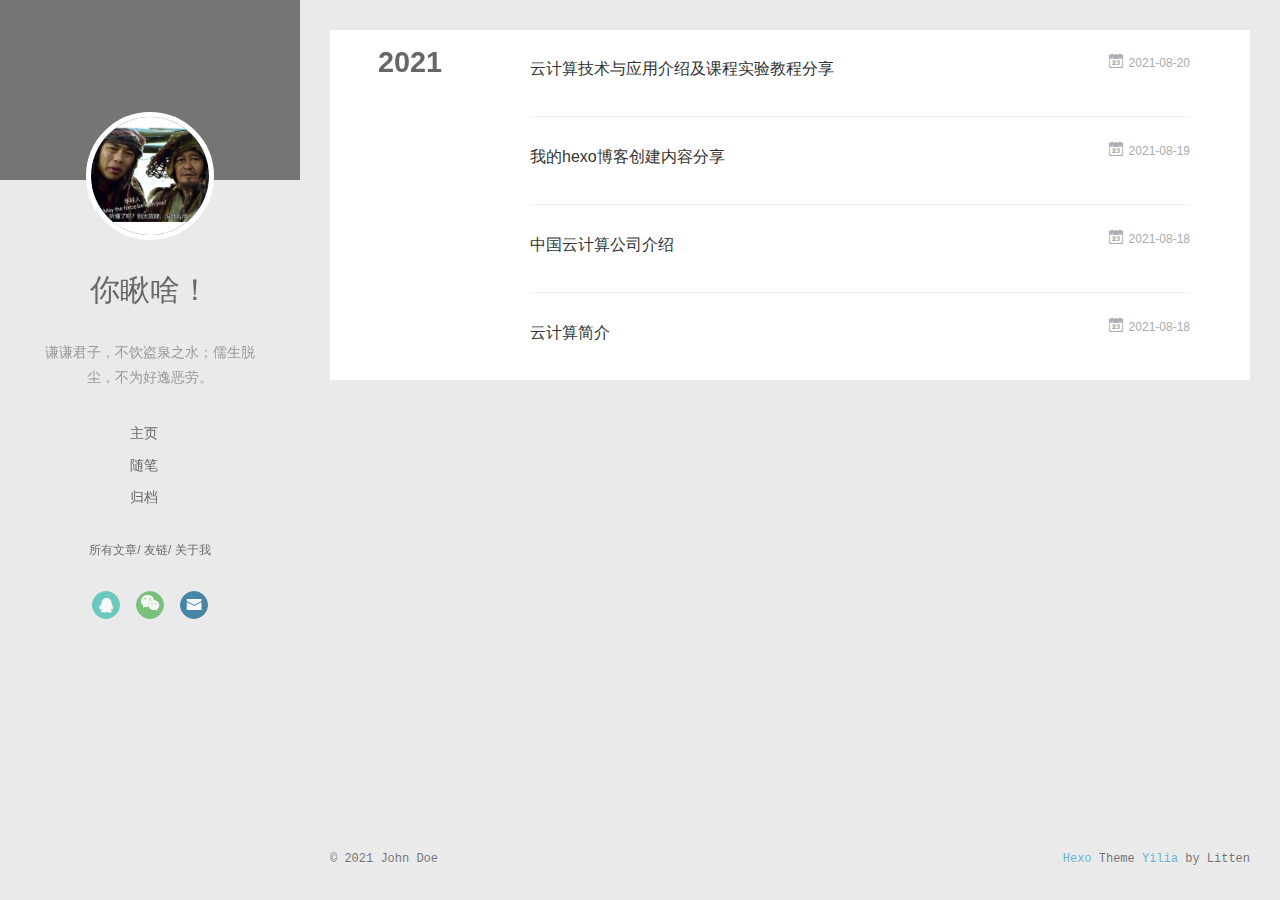
<file: archives/index.html>
<!DOCTYPE html>
<html>
<head>
  <meta charset="utf-8">
  
  <meta name="renderer" content="webkit">
  <meta http-equiv="X-UA-Compatible" content="IE=edge" >
  <link rel="dns-prefetch" href="http://example.com">
  <title>Archives | Hexo</title>
  <meta name="viewport" content="width=device-width, initial-scale=1, maximum-scale=1">
  <meta property="og:type" content="website">
<meta property="og:title" content="Hexo">
<meta property="og:url" content="http://example.com/archives/index.html">
<meta property="og:site_name" content="Hexo">
<meta property="og:locale" content="en_US">
<meta property="article:author" content="John Doe">
<meta name="twitter:card" content="summary">
  
    <link rel="alternative" href="/atom.xml" title="Hexo" type="application/atom+xml">
  
  
    <link rel="icon" href="/img/1629434192005.jpg">
  
  <link rel="stylesheet" type="text/css" href="/./main.0cf68a.css">
  <style type="text/css">
  
    #container.show {
      background: linear-gradient(200deg,#a0cfe4,#e8c37e);
    }
  </style>
  

  

<meta name="generator" content="Hexo 5.4.0"></head>

<body>
  <div id="container" q-class="show:isCtnShow">
    <canvas id="anm-canvas" class="anm-canvas"></canvas>
    <div class="left-col" q-class="show:isShow">
      
<div class="overlay" style="background: rgba(0,0,0,0.5)"></div>
<div class="intrude-less">
	<header id="header" class="inner">
		<a href="/" class="profilepic">
			<img src="/assets/1629279218496.jpg" class="js-avatar">
		</a>
		<hgroup>
		  <h1 class="header-author"><a href="/">你瞅啥！</a></h1>
		</hgroup>
		
		<p class="header-subtitle">谦谦君子，不饮盗泉之水；儒生脱尘，不为好逸恶劳。</p>
		

		<nav class="header-menu">
			<ul>
			
				<li><a href="/">主页</a></li>
	        
				<li><a href="/tags/%E9%9A%8F%E7%AC%94/">随笔</a></li>
	        
				<li><a href="/archives/index.html">归档</a></li>
	        
			</ul>
		</nav>
		<nav class="header-smart-menu">
    		
    			
    			<a q-on="click: openSlider(e, 'innerArchive')" href="javascript:void(0)">所有文章</a>
    			
            
    			
    			<a q-on="click: openSlider(e, 'friends')" href="javascript:void(0)">友链</a>
    			
            
    			
    			<a q-on="click: openSlider(e, 'aboutme')" href="javascript:void(0)">关于我</a>
    			
            
		</nav>
		<nav class="header-nav">
			<div class="social">
				
					<a class="qq" target="_blank" href="/assets/1629279424625.png" title="qq"><i class="icon-qq"></i></a>
		        
					<a class="weixin" target="_blank" href="/assets/1629279218506.png" title="weixin"><i class="icon-weixin"></i></a>
		        
					<a class="mail" target="_blank" href="mailto:1055482238@qq.com" title="mail"><i class="icon-mail"></i></a>
		        
			</div>
<!-- 网易云音乐插件 -->

	<div style="position:absolute; bottom:120px left:auto; width:85%">
		<iframe frameborder="no" border="0" marginwidth="0" marginheight="0" width=240 height=52 src="//music.163.com/outchain/player?type=2&id=1855555967&auto=0&height=32"></iframe>
	</div>


		</nav>
	</header>		
</div>


    </div>
    <div class="mid-col" q-class="show:isShow,hide:isShow|isFalse">
      
<nav id="mobile-nav">
  	<div class="overlay js-overlay" style="background: rgba(0,0,0,0.5)"></div>
	<div class="btnctn js-mobile-btnctn">
  		<div class="slider-trigger list" q-on="click: openSlider(e)"><i class="icon icon-sort"></i></div>
	</div>
	<div class="intrude-less">
		<header id="header" class="inner">
			<div class="profilepic">
				<img src="/assets/1629279218496.jpg" class="js-avatar">
			</div>
			<hgroup>
			  <h1 class="header-author js-header-author">你瞅啥！</h1>
			</hgroup>
			
			<p class="header-subtitle"><i class="icon icon-quo-left"></i>谦谦君子，不饮盗泉之水；儒生脱尘，不为好逸恶劳。<i class="icon icon-quo-right"></i></p>
			
			
			
				
			
				
			
				
			
			
			
			<nav class="header-nav">
				<div class="social">
					
						<a class="qq" target="_blank" href="/assets/1629279424625.png" title="qq"><i class="icon-qq"></i></a>
			        
						<a class="weixin" target="_blank" href="/assets/1629279218506.png" title="weixin"><i class="icon-weixin"></i></a>
			        
						<a class="mail" target="_blank" href="mailto:1055482238@qq.com" title="mail"><i class="icon-mail"></i></a>
			        
				</div>
			</nav>

			<nav class="header-menu js-header-menu">
				<ul style="width: 70%">
				
				
					<li style="width: 33.333333333333336%"><a href="/">主页</a></li>
		        
					<li style="width: 33.333333333333336%"><a href="/tags/%E9%9A%8F%E7%AC%94/">随笔</a></li>
		        
					<li style="width: 33.333333333333336%"><a href="/archives/index.html">归档</a></li>
		        
				</ul>
			</nav>
		</header>				
	</div>
	<div class="mobile-mask" style="display:none" q-show="isShow"></div>
</nav>

      <div id="wrapper" class="body-wrap">
        <div class="menu-l">
          <div class="canvas-wrap">
            <canvas data-colors="#eaeaea" data-sectionHeight="100" data-contentId="js-content" id="myCanvas1" class="anm-canvas"></canvas>
          </div>
          <div id="js-content" class="content-ll">
            
  
  
    
    
      
      
      <section class="archives-wrap">
        <div class="archive-year-wrap">
          <a href="/archives/2021" class="archive-year">2021</a>
        </div>
        <div class="archives">
    
    <article class="archive-article archive-type-post">
  <div class="archive-article-inner">
    <header class="archive-article-header">
      	<div class="article-meta">
	      	<a href="/2021/08/20/%E4%BA%91%E8%AE%A1%E7%AE%97%E6%8A%80%E6%9C%AF%E4%B8%8E%E5%BA%94%E7%94%A8%E4%BB%8B%E7%BB%8D%E5%8F%8A%E8%AF%BE%E7%A8%8B%E5%AE%9E%E9%AA%8C%E6%95%99%E7%A8%8B%E5%88%86%E4%BA%AB/" class="archive-article-date">
  	<time datetime="2021-08-20T02:18:38.000Z" itemprop="datePublished"><i class="icon-calendar icon"></i>2021-08-20</time>
</a>
        </div>
    	 
  
    <h1 itemprop="name">
      <a class="archive-article-title" href="/2021/08/20/%E4%BA%91%E8%AE%A1%E7%AE%97%E6%8A%80%E6%9C%AF%E4%B8%8E%E5%BA%94%E7%94%A8%E4%BB%8B%E7%BB%8D%E5%8F%8A%E8%AF%BE%E7%A8%8B%E5%AE%9E%E9%AA%8C%E6%95%99%E7%A8%8B%E5%88%86%E4%BA%AB/">云计算技术与应用介绍及课程实验教程分享</a>
    </h1>
  

        <div class="article-info info-on-right">
          
          

        </div>
        <div class="clearfix"></div>
    </header>
  </div>
</article>
  
    
    
    <article class="archive-article archive-type-post">
  <div class="archive-article-inner">
    <header class="archive-article-header">
      	<div class="article-meta">
	      	<a href="/2021/08/19/%E6%88%91%E7%9A%84hexo%E5%8D%9A%E5%AE%A2%E5%88%9B%E5%BB%BA%E5%86%85%E5%AE%B9%E5%88%86%E4%BA%AB/" class="archive-article-date">
  	<time datetime="2021-08-18T16:00:00.000Z" itemprop="datePublished"><i class="icon-calendar icon"></i>2021-08-19</time>
</a>
        </div>
    	 
  
    <h1 itemprop="name">
      <a class="archive-article-title" href="/2021/08/19/%E6%88%91%E7%9A%84hexo%E5%8D%9A%E5%AE%A2%E5%88%9B%E5%BB%BA%E5%86%85%E5%AE%B9%E5%88%86%E4%BA%AB/">我的hexo博客创建内容分享</a>
    </h1>
  

        <div class="article-info info-on-right">
          
          

        </div>
        <div class="clearfix"></div>
    </header>
  </div>
</article>
  
    
    
    <article class="archive-article archive-type-post">
  <div class="archive-article-inner">
    <header class="archive-article-header">
      	<div class="article-meta">
	      	<a href="/2021/08/18/%E4%B8%AD%E5%9B%BD%E4%BA%91%E8%AE%A1%E7%AE%97%E5%85%AC%E5%8F%B8%E4%BB%8B%E7%BB%8D/" class="archive-article-date">
  	<time datetime="2021-08-18T06:41:02.000Z" itemprop="datePublished"><i class="icon-calendar icon"></i>2021-08-18</time>
</a>
        </div>
    	 
  
    <h1 itemprop="name">
      <a class="archive-article-title" href="/2021/08/18/%E4%B8%AD%E5%9B%BD%E4%BA%91%E8%AE%A1%E7%AE%97%E5%85%AC%E5%8F%B8%E4%BB%8B%E7%BB%8D/">中国云计算公司介绍</a>
    </h1>
  

        <div class="article-info info-on-right">
          
          

        </div>
        <div class="clearfix"></div>
    </header>
  </div>
</article>
  
    
    
    <article class="archive-article archive-type-post">
  <div class="archive-article-inner">
    <header class="archive-article-header">
      	<div class="article-meta">
	      	<a href="/2021/08/18/%E4%BA%91%E8%AE%A1%E7%AE%97%E7%AE%80%E4%BB%8B/" class="archive-article-date">
  	<time datetime="2021-08-18T05:59:34.000Z" itemprop="datePublished"><i class="icon-calendar icon"></i>2021-08-18</time>
</a>
        </div>
    	 
  
    <h1 itemprop="name">
      <a class="archive-article-title" href="/2021/08/18/%E4%BA%91%E8%AE%A1%E7%AE%97%E7%AE%80%E4%BB%8B/">云计算简介</a>
    </h1>
  

        <div class="article-info info-on-right">
          
          

        </div>
        <div class="clearfix"></div>
    </header>
  </div>
</article>
  
  
    </div></section>
  

    


          </div>
        </div>
      </div>
      <footer id="footer">
  <div class="outer">
    <div id="footer-info">
    	<div class="footer-left">
    		&copy; 2021 John Doe
    	</div>
      	<div class="footer-right">
      		<a href="http://hexo.io/" target="_blank">Hexo</a>  Theme <a href="https://github.com/litten/hexo-theme-yilia" target="_blank">Yilia</a> by Litten
      	</div>
    </div>
  </div>
</footer>
<!--页面点击小红心-->
<script type="text/javascript" src="/love.js"></script>
    </div>
    <script>
	var yiliaConfig = {
		mathjax: false,
		isHome: false,
		isPost: false,
		isArchive: true,
		isTag: false,
		isCategory: false,
		open_in_new: false,
		toc_hide_index: true,
		root: "/",
		innerArchive: true,
		showTags: false
	}
</script>

<script>!function(t){function n(e){if(r[e])return r[e].exports;var i=r[e]={exports:{},id:e,loaded:!1};return t[e].call(i.exports,i,i.exports,n),i.loaded=!0,i.exports}var r={};n.m=t,n.c=r,n.p="./",n(0)}([function(t,n,r){r(195),t.exports=r(191)},function(t,n,r){var e=r(3),i=r(52),o=r(27),u=r(28),c=r(53),f="prototype",a=function(t,n,r){var s,l,h,v,p=t&a.F,d=t&a.G,y=t&a.S,g=t&a.P,b=t&a.B,m=d?e:y?e[n]||(e[n]={}):(e[n]||{})[f],x=d?i:i[n]||(i[n]={}),w=x[f]||(x[f]={});d&&(r=n);for(s in r)l=!p&&m&&void 0!==m[s],h=(l?m:r)[s],v=b&&l?c(h,e):g&&"function"==typeof h?c(Function.call,h):h,m&&u(m,s,h,t&a.U),x[s]!=h&&o(x,s,v),g&&w[s]!=h&&(w[s]=h)};e.core=i,a.F=1,a.G=2,a.S=4,a.P=8,a.B=16,a.W=32,a.U=64,a.R=128,t.exports=a},function(t,n,r){var e=r(6);t.exports=function(t){if(!e(t))throw TypeError(t+" is not an object!");return t}},function(t,n){var r=t.exports="undefined"!=typeof window&&window.Math==Math?window:"undefined"!=typeof self&&self.Math==Math?self:Function("return this")();"number"==typeof __g&&(__g=r)},function(t,n){t.exports=function(t){try{return!!t()}catch(t){return!0}}},function(t,n){var r=t.exports="undefined"!=typeof window&&window.Math==Math?window:"undefined"!=typeof self&&self.Math==Math?self:Function("return this")();"number"==typeof __g&&(__g=r)},function(t,n){t.exports=function(t){return"object"==typeof t?null!==t:"function"==typeof t}},function(t,n,r){var e=r(126)("wks"),i=r(76),o=r(3).Symbol,u="function"==typeof o;(t.exports=function(t){return e[t]||(e[t]=u&&o[t]||(u?o:i)("Symbol."+t))}).store=e},function(t,n){var r={}.hasOwnProperty;t.exports=function(t,n){return r.call(t,n)}},function(t,n,r){var e=r(94),i=r(33);t.exports=function(t){return e(i(t))}},function(t,n,r){t.exports=!r(4)(function(){return 7!=Object.defineProperty({},"a",{get:function(){return 7}}).a})},function(t,n,r){var e=r(2),i=r(167),o=r(50),u=Object.defineProperty;n.f=r(10)?Object.defineProperty:function(t,n,r){if(e(t),n=o(n,!0),e(r),i)try{return u(t,n,r)}catch(t){}if("get"in r||"set"in r)throw TypeError("Accessors not supported!");return"value"in r&&(t[n]=r.value),t}},function(t,n,r){t.exports=!r(18)(function(){return 7!=Object.defineProperty({},"a",{get:function(){return 7}}).a})},function(t,n,r){var e=r(14),i=r(22);t.exports=r(12)?function(t,n,r){return e.f(t,n,i(1,r))}:function(t,n,r){return t[n]=r,t}},function(t,n,r){var e=r(20),i=r(58),o=r(42),u=Object.defineProperty;n.f=r(12)?Object.defineProperty:function(t,n,r){if(e(t),n=o(n,!0),e(r),i)try{return u(t,n,r)}catch(t){}if("get"in r||"set"in r)throw TypeError("Accessors not supported!");return"value"in r&&(t[n]=r.value),t}},function(t,n,r){var e=r(40)("wks"),i=r(23),o=r(5).Symbol,u="function"==typeof o;(t.exports=function(t){return e[t]||(e[t]=u&&o[t]||(u?o:i)("Symbol."+t))}).store=e},function(t,n,r){var e=r(67),i=Math.min;t.exports=function(t){return t>0?i(e(t),9007199254740991):0}},function(t,n,r){var e=r(46);t.exports=function(t){return Object(e(t))}},function(t,n){t.exports=function(t){try{return!!t()}catch(t){return!0}}},function(t,n,r){var e=r(63),i=r(34);t.exports=Object.keys||function(t){return e(t,i)}},function(t,n,r){var e=r(21);t.exports=function(t){if(!e(t))throw TypeError(t+" is not an object!");return t}},function(t,n){t.exports=function(t){return"object"==typeof t?null!==t:"function"==typeof t}},function(t,n){t.exports=function(t,n){return{enumerable:!(1&t),configurable:!(2&t),writable:!(4&t),value:n}}},function(t,n){var r=0,e=Math.random();t.exports=function(t){return"Symbol(".concat(void 0===t?"":t,")_",(++r+e).toString(36))}},function(t,n){var r={}.hasOwnProperty;t.exports=function(t,n){return r.call(t,n)}},function(t,n){var r=t.exports={version:"2.4.0"};"number"==typeof __e&&(__e=r)},function(t,n){t.exports=function(t){if("function"!=typeof t)throw TypeError(t+" is not a function!");return t}},function(t,n,r){var e=r(11),i=r(66);t.exports=r(10)?function(t,n,r){return e.f(t,n,i(1,r))}:function(t,n,r){return t[n]=r,t}},function(t,n,r){var e=r(3),i=r(27),o=r(24),u=r(76)("src"),c="toString",f=Function[c],a=(""+f).split(c);r(52).inspectSource=function(t){return f.call(t)},(t.exports=function(t,n,r,c){var f="function"==typeof r;f&&(o(r,"name")||i(r,"name",n)),t[n]!==r&&(f&&(o(r,u)||i(r,u,t[n]?""+t[n]:a.join(String(n)))),t===e?t[n]=r:c?t[n]?t[n]=r:i(t,n,r):(delete t[n],i(t,n,r)))})(Function.prototype,c,function(){return"function"==typeof this&&this[u]||f.call(this)})},function(t,n,r){var e=r(1),i=r(4),o=r(46),u=function(t,n,r,e){var i=String(o(t)),u="<"+n;return""!==r&&(u+=" "+r+'="'+String(e).replace(/"/g,"&quot;")+'"'),u+">"+i+"</"+n+">"};t.exports=function(t,n){var r={};r[t]=n(u),e(e.P+e.F*i(function(){var n=""[t]('"');return n!==n.toLowerCase()||n.split('"').length>3}),"String",r)}},function(t,n,r){var e=r(115),i=r(46);t.exports=function(t){return e(i(t))}},function(t,n,r){var e=r(116),i=r(66),o=r(30),u=r(50),c=r(24),f=r(167),a=Object.getOwnPropertyDescriptor;n.f=r(10)?a:function(t,n){if(t=o(t),n=u(n,!0),f)try{return a(t,n)}catch(t){}if(c(t,n))return i(!e.f.call(t,n),t[n])}},function(t,n,r){var e=r(24),i=r(17),o=r(145)("IE_PROTO"),u=Object.prototype;t.exports=Object.getPrototypeOf||function(t){return t=i(t),e(t,o)?t[o]:"function"==typeof t.constructor&&t instanceof t.constructor?t.constructor.prototype:t instanceof Object?u:null}},function(t,n){t.exports=function(t){if(void 0==t)throw TypeError("Can't call method on  "+t);return t}},function(t,n){t.exports="constructor,hasOwnProperty,isPrototypeOf,propertyIsEnumerable,toLocaleString,toString,valueOf".split(",")},function(t,n){t.exports={}},function(t,n){t.exports=!0},function(t,n){n.f={}.propertyIsEnumerable},function(t,n,r){var e=r(14).f,i=r(8),o=r(15)("toStringTag");t.exports=function(t,n,r){t&&!i(t=r?t:t.prototype,o)&&e(t,o,{configurable:!0,value:n})}},function(t,n,r){var e=r(40)("keys"),i=r(23);t.exports=function(t){return e[t]||(e[t]=i(t))}},function(t,n,r){var e=r(5),i="__core-js_shared__",o=e[i]||(e[i]={});t.exports=function(t){return o[t]||(o[t]={})}},function(t,n){var r=Math.ceil,e=Math.floor;t.exports=function(t){return isNaN(t=+t)?0:(t>0?e:r)(t)}},function(t,n,r){var e=r(21);t.exports=function(t,n){if(!e(t))return t;var r,i;if(n&&"function"==typeof(r=t.toString)&&!e(i=r.call(t)))return i;if("function"==typeof(r=t.valueOf)&&!e(i=r.call(t)))return i;if(!n&&"function"==typeof(r=t.toString)&&!e(i=r.call(t)))return i;throw TypeError("Can't convert object to primitive value")}},function(t,n,r){var e=r(5),i=r(25),o=r(36),u=r(44),c=r(14).f;t.exports=function(t){var n=i.Symbol||(i.Symbol=o?{}:e.Symbol||{});"_"==t.charAt(0)||t in n||c(n,t,{value:u.f(t)})}},function(t,n,r){n.f=r(15)},function(t,n){var r={}.toString;t.exports=function(t){return r.call(t).slice(8,-1)}},function(t,n){t.exports=function(t){if(void 0==t)throw TypeError("Can't call method on  "+t);return t}},function(t,n,r){var e=r(4);t.exports=function(t,n){return!!t&&e(function(){n?t.call(null,function(){},1):t.call(null)})}},function(t,n,r){var e=r(53),i=r(115),o=r(17),u=r(16),c=r(203);t.exports=function(t,n){var r=1==t,f=2==t,a=3==t,s=4==t,l=6==t,h=5==t||l,v=n||c;return function(n,c,p){for(var d,y,g=o(n),b=i(g),m=e(c,p,3),x=u(b.length),w=0,S=r?v(n,x):f?v(n,0):void 0;x>w;w++)if((h||w in b)&&(d=b[w],y=m(d,w,g),t))if(r)S[w]=y;else if(y)switch(t){case 3:return!0;case 5:return d;case 6:return w;case 2:S.push(d)}else if(s)return!1;return l?-1:a||s?s:S}}},function(t,n,r){var e=r(1),i=r(52),o=r(4);t.exports=function(t,n){var r=(i.Object||{})[t]||Object[t],u={};u[t]=n(r),e(e.S+e.F*o(function(){r(1)}),"Object",u)}},function(t,n,r){var e=r(6);t.exports=function(t,n){if(!e(t))return t;var r,i;if(n&&"function"==typeof(r=t.toString)&&!e(i=r.call(t)))return i;if("function"==typeof(r=t.valueOf)&&!e(i=r.call(t)))return i;if(!n&&"function"==typeof(r=t.toString)&&!e(i=r.call(t)))return i;throw TypeError("Can't convert object to primitive value")}},function(t,n,r){var e=r(5),i=r(25),o=r(91),u=r(13),c="prototype",f=function(t,n,r){var a,s,l,h=t&f.F,v=t&f.G,p=t&f.S,d=t&f.P,y=t&f.B,g=t&f.W,b=v?i:i[n]||(i[n]={}),m=b[c],x=v?e:p?e[n]:(e[n]||{})[c];v&&(r=n);for(a in r)(s=!h&&x&&void 0!==x[a])&&a in b||(l=s?x[a]:r[a],b[a]=v&&"function"!=typeof x[a]?r[a]:y&&s?o(l,e):g&&x[a]==l?function(t){var n=function(n,r,e){if(this instanceof t){switch(arguments.length){case 0:return new t;case 1:return new t(n);case 2:return new t(n,r)}return new t(n,r,e)}return t.apply(this,arguments)};return n[c]=t[c],n}(l):d&&"function"==typeof l?o(Function.call,l):l,d&&((b.virtual||(b.virtual={}))[a]=l,t&f.R&&m&&!m[a]&&u(m,a,l)))};f.F=1,f.G=2,f.S=4,f.P=8,f.B=16,f.W=32,f.U=64,f.R=128,t.exports=f},function(t,n){var r=t.exports={version:"2.4.0"};"number"==typeof __e&&(__e=r)},function(t,n,r){var e=r(26);t.exports=function(t,n,r){if(e(t),void 0===n)return t;switch(r){case 1:return function(r){return t.call(n,r)};case 2:return function(r,e){return t.call(n,r,e)};case 3:return function(r,e,i){return t.call(n,r,e,i)}}return function(){return t.apply(n,arguments)}}},function(t,n,r){var e=r(183),i=r(1),o=r(126)("metadata"),u=o.store||(o.store=new(r(186))),c=function(t,n,r){var i=u.get(t);if(!i){if(!r)return;u.set(t,i=new e)}var o=i.get(n);if(!o){if(!r)return;i.set(n,o=new e)}return o},f=function(t,n,r){var e=c(n,r,!1);return void 0!==e&&e.has(t)},a=function(t,n,r){var e=c(n,r,!1);return void 0===e?void 0:e.get(t)},s=function(t,n,r,e){c(r,e,!0).set(t,n)},l=function(t,n){var r=c(t,n,!1),e=[];return r&&r.forEach(function(t,n){e.push(n)}),e},h=function(t){return void 0===t||"symbol"==typeof t?t:String(t)},v=function(t){i(i.S,"Reflect",t)};t.exports={store:u,map:c,has:f,get:a,set:s,keys:l,key:h,exp:v}},function(t,n,r){"use strict";if(r(10)){var e=r(69),i=r(3),o=r(4),u=r(1),c=r(127),f=r(152),a=r(53),s=r(68),l=r(66),h=r(27),v=r(73),p=r(67),d=r(16),y=r(75),g=r(50),b=r(24),m=r(180),x=r(114),w=r(6),S=r(17),_=r(137),O=r(70),E=r(32),P=r(71).f,j=r(154),F=r(76),M=r(7),A=r(48),N=r(117),T=r(146),I=r(155),k=r(80),L=r(123),R=r(74),C=r(130),D=r(160),U=r(11),W=r(31),G=U.f,B=W.f,V=i.RangeError,z=i.TypeError,q=i.Uint8Array,K="ArrayBuffer",J="Shared"+K,Y="BYTES_PER_ELEMENT",H="prototype",$=Array[H],X=f.ArrayBuffer,Q=f.DataView,Z=A(0),tt=A(2),nt=A(3),rt=A(4),et=A(5),it=A(6),ot=N(!0),ut=N(!1),ct=I.values,ft=I.keys,at=I.entries,st=$.lastIndexOf,lt=$.reduce,ht=$.reduceRight,vt=$.join,pt=$.sort,dt=$.slice,yt=$.toString,gt=$.toLocaleString,bt=M("iterator"),mt=M("toStringTag"),xt=F("typed_constructor"),wt=F("def_constructor"),St=c.CONSTR,_t=c.TYPED,Ot=c.VIEW,Et="Wrong length!",Pt=A(1,function(t,n){return Tt(T(t,t[wt]),n)}),jt=o(function(){return 1===new q(new Uint16Array([1]).buffer)[0]}),Ft=!!q&&!!q[H].set&&o(function(){new q(1).set({})}),Mt=function(t,n){if(void 0===t)throw z(Et);var r=+t,e=d(t);if(n&&!m(r,e))throw V(Et);return e},At=function(t,n){var r=p(t);if(r<0||r%n)throw V("Wrong offset!");return r},Nt=function(t){if(w(t)&&_t in t)return t;throw z(t+" is not a typed array!")},Tt=function(t,n){if(!(w(t)&&xt in t))throw z("It is not a typed array constructor!");return new t(n)},It=function(t,n){return kt(T(t,t[wt]),n)},kt=function(t,n){for(var r=0,e=n.length,i=Tt(t,e);e>r;)i[r]=n[r++];return i},Lt=function(t,n,r){G(t,n,{get:function(){return this._d[r]}})},Rt=function(t){var n,r,e,i,o,u,c=S(t),f=arguments.length,s=f>1?arguments[1]:void 0,l=void 0!==s,h=j(c);if(void 0!=h&&!_(h)){for(u=h.call(c),e=[],n=0;!(o=u.next()).done;n++)e.push(o.value);c=e}for(l&&f>2&&(s=a(s,arguments[2],2)),n=0,r=d(c.length),i=Tt(this,r);r>n;n++)i[n]=l?s(c[n],n):c[n];return i},Ct=function(){for(var t=0,n=arguments.length,r=Tt(this,n);n>t;)r[t]=arguments[t++];return r},Dt=!!q&&o(function(){gt.call(new q(1))}),Ut=function(){return gt.apply(Dt?dt.call(Nt(this)):Nt(this),arguments)},Wt={copyWithin:function(t,n){return D.call(Nt(this),t,n,arguments.length>2?arguments[2]:void 0)},every:function(t){return rt(Nt(this),t,arguments.length>1?arguments[1]:void 0)},fill:function(t){return C.apply(Nt(this),arguments)},filter:function(t){return It(this,tt(Nt(this),t,arguments.length>1?arguments[1]:void 0))},find:function(t){return et(Nt(this),t,arguments.length>1?arguments[1]:void 0)},findIndex:function(t){return it(Nt(this),t,arguments.length>1?arguments[1]:void 0)},forEach:function(t){Z(Nt(this),t,arguments.length>1?arguments[1]:void 0)},indexOf:function(t){return ut(Nt(this),t,arguments.length>1?arguments[1]:void 0)},includes:function(t){return ot(Nt(this),t,arguments.length>1?arguments[1]:void 0)},join:function(t){return vt.apply(Nt(this),arguments)},lastIndexOf:function(t){return st.apply(Nt(this),arguments)},map:function(t){return Pt(Nt(this),t,arguments.length>1?arguments[1]:void 0)},reduce:function(t){return lt.apply(Nt(this),arguments)},reduceRight:function(t){return ht.apply(Nt(this),arguments)},reverse:function(){for(var t,n=this,r=Nt(n).length,e=Math.floor(r/2),i=0;i<e;)t=n[i],n[i++]=n[--r],n[r]=t;return n},some:function(t){return nt(Nt(this),t,arguments.length>1?arguments[1]:void 0)},sort:function(t){return pt.call(Nt(this),t)},subarray:function(t,n){var r=Nt(this),e=r.length,i=y(t,e);return new(T(r,r[wt]))(r.buffer,r.byteOffset+i*r.BYTES_PER_ELEMENT,d((void 0===n?e:y(n,e))-i))}},Gt=function(t,n){return It(this,dt.call(Nt(this),t,n))},Bt=function(t){Nt(this);var n=At(arguments[1],1),r=this.length,e=S(t),i=d(e.length),o=0;if(i+n>r)throw V(Et);for(;o<i;)this[n+o]=e[o++]},Vt={entries:function(){return at.call(Nt(this))},keys:function(){return ft.call(Nt(this))},values:function(){return ct.call(Nt(this))}},zt=function(t,n){return w(t)&&t[_t]&&"symbol"!=typeof n&&n in t&&String(+n)==String(n)},qt=function(t,n){return zt(t,n=g(n,!0))?l(2,t[n]):B(t,n)},Kt=function(t,n,r){return!(zt(t,n=g(n,!0))&&w(r)&&b(r,"value"))||b(r,"get")||b(r,"set")||r.configurable||b(r,"writable")&&!r.writable||b(r,"enumerable")&&!r.enumerable?G(t,n,r):(t[n]=r.value,t)};St||(W.f=qt,U.f=Kt),u(u.S+u.F*!St,"Object",{getOwnPropertyDescriptor:qt,defineProperty:Kt}),o(function(){yt.call({})})&&(yt=gt=function(){return vt.call(this)});var Jt=v({},Wt);v(Jt,Vt),h(Jt,bt,Vt.values),v(Jt,{slice:Gt,set:Bt,constructor:function(){},toString:yt,toLocaleString:Ut}),Lt(Jt,"buffer","b"),Lt(Jt,"byteOffset","o"),Lt(Jt,"byteLength","l"),Lt(Jt,"length","e"),G(Jt,mt,{get:function(){return this[_t]}}),t.exports=function(t,n,r,f){f=!!f;var a=t+(f?"Clamped":"")+"Array",l="Uint8Array"!=a,v="get"+t,p="set"+t,y=i[a],g=y||{},b=y&&E(y),m=!y||!c.ABV,S={},_=y&&y[H],j=function(t,r){var e=t._d;return e.v[v](r*n+e.o,jt)},F=function(t,r,e){var i=t._d;f&&(e=(e=Math.round(e))<0?0:e>255?255:255&e),i.v[p](r*n+i.o,e,jt)},M=function(t,n){G(t,n,{get:function(){return j(this,n)},set:function(t){return F(this,n,t)},enumerable:!0})};m?(y=r(function(t,r,e,i){s(t,y,a,"_d");var o,u,c,f,l=0,v=0;if(w(r)){if(!(r instanceof X||(f=x(r))==K||f==J))return _t in r?kt(y,r):Rt.call(y,r);o=r,v=At(e,n);var p=r.byteLength;if(void 0===i){if(p%n)throw V(Et);if((u=p-v)<0)throw V(Et)}else if((u=d(i)*n)+v>p)throw V(Et);c=u/n}else c=Mt(r,!0),u=c*n,o=new X(u);for(h(t,"_d",{b:o,o:v,l:u,e:c,v:new Q(o)});l<c;)M(t,l++)}),_=y[H]=O(Jt),h(_,"constructor",y)):L(function(t){new y(null),new y(t)},!0)||(y=r(function(t,r,e,i){s(t,y,a);var o;return w(r)?r instanceof X||(o=x(r))==K||o==J?void 0!==i?new g(r,At(e,n),i):void 0!==e?new g(r,At(e,n)):new g(r):_t in r?kt(y,r):Rt.call(y,r):new g(Mt(r,l))}),Z(b!==Function.prototype?P(g).concat(P(b)):P(g),function(t){t in y||h(y,t,g[t])}),y[H]=_,e||(_.constructor=y));var A=_[bt],N=!!A&&("values"==A.name||void 0==A.name),T=Vt.values;h(y,xt,!0),h(_,_t,a),h(_,Ot,!0),h(_,wt,y),(f?new y(1)[mt]==a:mt in _)||G(_,mt,{get:function(){return a}}),S[a]=y,u(u.G+u.W+u.F*(y!=g),S),u(u.S,a,{BYTES_PER_ELEMENT:n,from:Rt,of:Ct}),Y in _||h(_,Y,n),u(u.P,a,Wt),R(a),u(u.P+u.F*Ft,a,{set:Bt}),u(u.P+u.F*!N,a,Vt),u(u.P+u.F*(_.toString!=yt),a,{toString:yt}),u(u.P+u.F*o(function(){new y(1).slice()}),a,{slice:Gt}),u(u.P+u.F*(o(function(){return[1,2].toLocaleString()!=new y([1,2]).toLocaleString()})||!o(function(){_.toLocaleString.call([1,2])})),a,{toLocaleString:Ut}),k[a]=N?A:T,e||N||h(_,bt,T)}}else t.exports=function(){}},function(t,n){var r={}.toString;t.exports=function(t){return r.call(t).slice(8,-1)}},function(t,n,r){var e=r(21),i=r(5).document,o=e(i)&&e(i.createElement);t.exports=function(t){return o?i.createElement(t):{}}},function(t,n,r){t.exports=!r(12)&&!r(18)(function(){return 7!=Object.defineProperty(r(57)("div"),"a",{get:function(){return 7}}).a})},function(t,n,r){"use strict";var e=r(36),i=r(51),o=r(64),u=r(13),c=r(8),f=r(35),a=r(96),s=r(38),l=r(103),h=r(15)("iterator"),v=!([].keys&&"next"in[].keys()),p="keys",d="values",y=function(){return this};t.exports=function(t,n,r,g,b,m,x){a(r,n,g);var w,S,_,O=function(t){if(!v&&t in F)return F[t];switch(t){case p:case d:return function(){return new r(this,t)}}return function(){return new r(this,t)}},E=n+" Iterator",P=b==d,j=!1,F=t.prototype,M=F[h]||F["@@iterator"]||b&&F[b],A=M||O(b),N=b?P?O("entries"):A:void 0,T="Array"==n?F.entries||M:M;if(T&&(_=l(T.call(new t)))!==Object.prototype&&(s(_,E,!0),e||c(_,h)||u(_,h,y)),P&&M&&M.name!==d&&(j=!0,A=function(){return M.call(this)}),e&&!x||!v&&!j&&F[h]||u(F,h,A),f[n]=A,f[E]=y,b)if(w={values:P?A:O(d),keys:m?A:O(p),entries:N},x)for(S in w)S in F||o(F,S,w[S]);else i(i.P+i.F*(v||j),n,w);return w}},function(t,n,r){var e=r(20),i=r(100),o=r(34),u=r(39)("IE_PROTO"),c=function(){},f="prototype",a=function(){var t,n=r(57)("iframe"),e=o.length;for(n.style.display="none",r(93).appendChild(n),n.src="javascript:",t=n.contentWindow.document,t.open(),t.write("<script>document.F=Object<\/script>"),t.close(),a=t.F;e--;)delete a[f][o[e]];return a()};t.exports=Object.create||function(t,n){var r;return null!==t?(c[f]=e(t),r=new c,c[f]=null,r[u]=t):r=a(),void 0===n?r:i(r,n)}},function(t,n,r){var e=r(63),i=r(34).concat("length","prototype");n.f=Object.getOwnPropertyNames||function(t){return e(t,i)}},function(t,n){n.f=Object.getOwnPropertySymbols},function(t,n,r){var e=r(8),i=r(9),o=r(90)(!1),u=r(39)("IE_PROTO");t.exports=function(t,n){var r,c=i(t),f=0,a=[];for(r in c)r!=u&&e(c,r)&&a.push(r);for(;n.length>f;)e(c,r=n[f++])&&(~o(a,r)||a.push(r));return a}},function(t,n,r){t.exports=r(13)},function(t,n,r){var e=r(76)("meta"),i=r(6),o=r(24),u=r(11).f,c=0,f=Object.isExtensible||function(){return!0},a=!r(4)(function(){return f(Object.preventExtensions({}))}),s=function(t){u(t,e,{value:{i:"O"+ ++c,w:{}}})},l=function(t,n){if(!i(t))return"symbol"==typeof t?t:("string"==typeof t?"S":"P")+t;if(!o(t,e)){if(!f(t))return"F";if(!n)return"E";s(t)}return t[e].i},h=function(t,n){if(!o(t,e)){if(!f(t))return!0;if(!n)return!1;s(t)}return t[e].w},v=function(t){return a&&p.NEED&&f(t)&&!o(t,e)&&s(t),t},p=t.exports={KEY:e,NEED:!1,fastKey:l,getWeak:h,onFreeze:v}},function(t,n){t.exports=function(t,n){return{enumerable:!(1&t),configurable:!(2&t),writable:!(4&t),value:n}}},function(t,n){var r=Math.ceil,e=Math.floor;t.exports=function(t){return isNaN(t=+t)?0:(t>0?e:r)(t)}},function(t,n){t.exports=function(t,n,r,e){if(!(t instanceof n)||void 0!==e&&e in t)throw TypeError(r+": incorrect invocation!");return t}},function(t,n){t.exports=!1},function(t,n,r){var e=r(2),i=r(173),o=r(133),u=r(145)("IE_PROTO"),c=function(){},f="prototype",a=function(){var t,n=r(132)("iframe"),e=o.length;for(n.style.display="none",r(135).appendChild(n),n.src="javascript:",t=n.contentWindow.document,t.open(),t.write("<script>document.F=Object<\/script>"),t.close(),a=t.F;e--;)delete a[f][o[e]];return a()};t.exports=Object.create||function(t,n){var r;return null!==t?(c[f]=e(t),r=new c,c[f]=null,r[u]=t):r=a(),void 0===n?r:i(r,n)}},function(t,n,r){var e=r(175),i=r(133).concat("length","prototype");n.f=Object.getOwnPropertyNames||function(t){return e(t,i)}},function(t,n,r){var e=r(175),i=r(133);t.exports=Object.keys||function(t){return e(t,i)}},function(t,n,r){var e=r(28);t.exports=function(t,n,r){for(var i in n)e(t,i,n[i],r);return t}},function(t,n,r){"use strict";var e=r(3),i=r(11),o=r(10),u=r(7)("species");t.exports=function(t){var n=e[t];o&&n&&!n[u]&&i.f(n,u,{configurable:!0,get:function(){return this}})}},function(t,n,r){var e=r(67),i=Math.max,o=Math.min;t.exports=function(t,n){return t=e(t),t<0?i(t+n,0):o(t,n)}},function(t,n){var r=0,e=Math.random();t.exports=function(t){return"Symbol(".concat(void 0===t?"":t,")_",(++r+e).toString(36))}},function(t,n,r){var e=r(33);t.exports=function(t){return Object(e(t))}},function(t,n,r){var e=r(7)("unscopables"),i=Array.prototype;void 0==i[e]&&r(27)(i,e,{}),t.exports=function(t){i[e][t]=!0}},function(t,n,r){var e=r(53),i=r(169),o=r(137),u=r(2),c=r(16),f=r(154),a={},s={},n=t.exports=function(t,n,r,l,h){var v,p,d,y,g=h?function(){return t}:f(t),b=e(r,l,n?2:1),m=0;if("function"!=typeof g)throw TypeError(t+" is not iterable!");if(o(g)){for(v=c(t.length);v>m;m++)if((y=n?b(u(p=t[m])[0],p[1]):b(t[m]))===a||y===s)return y}else for(d=g.call(t);!(p=d.next()).done;)if((y=i(d,b,p.value,n))===a||y===s)return y};n.BREAK=a,n.RETURN=s},function(t,n){t.exports={}},function(t,n,r){var e=r(11).f,i=r(24),o=r(7)("toStringTag");t.exports=function(t,n,r){t&&!i(t=r?t:t.prototype,o)&&e(t,o,{configurable:!0,value:n})}},function(t,n,r){var e=r(1),i=r(46),o=r(4),u=r(150),c="["+u+"]",f="​",a=RegExp("^"+c+c+"*"),s=RegExp(c+c+"*$"),l=function(t,n,r){var i={},c=o(function(){return!!u[t]()||f[t]()!=f}),a=i[t]=c?n(h):u[t];r&&(i[r]=a),e(e.P+e.F*c,"String",i)},h=l.trim=function(t,n){return t=String(i(t)),1&n&&(t=t.replace(a,"")),2&n&&(t=t.replace(s,"")),t};t.exports=l},function(t,n,r){t.exports={default:r(86),__esModule:!0}},function(t,n,r){t.exports={default:r(87),__esModule:!0}},function(t,n,r){"use strict";function e(t){return t&&t.__esModule?t:{default:t}}n.__esModule=!0;var i=r(84),o=e(i),u=r(83),c=e(u),f="function"==typeof c.default&&"symbol"==typeof o.default?function(t){return typeof t}:function(t){return t&&"function"==typeof c.default&&t.constructor===c.default&&t!==c.default.prototype?"symbol":typeof t};n.default="function"==typeof c.default&&"symbol"===f(o.default)?function(t){return void 0===t?"undefined":f(t)}:function(t){return t&&"function"==typeof c.default&&t.constructor===c.default&&t!==c.default.prototype?"symbol":void 0===t?"undefined":f(t)}},function(t,n,r){r(110),r(108),r(111),r(112),t.exports=r(25).Symbol},function(t,n,r){r(109),r(113),t.exports=r(44).f("iterator")},function(t,n){t.exports=function(t){if("function"!=typeof t)throw TypeError(t+" is not a function!");return t}},function(t,n){t.exports=function(){}},function(t,n,r){var e=r(9),i=r(106),o=r(105);t.exports=function(t){return function(n,r,u){var c,f=e(n),a=i(f.length),s=o(u,a);if(t&&r!=r){for(;a>s;)if((c=f[s++])!=c)return!0}else for(;a>s;s++)if((t||s in f)&&f[s]===r)return t||s||0;return!t&&-1}}},function(t,n,r){var e=r(88);t.exports=function(t,n,r){if(e(t),void 0===n)return t;switch(r){case 1:return function(r){return t.call(n,r)};case 2:return function(r,e){return t.call(n,r,e)};case 3:return function(r,e,i){return t.call(n,r,e,i)}}return function(){return t.apply(n,arguments)}}},function(t,n,r){var e=r(19),i=r(62),o=r(37);t.exports=function(t){var n=e(t),r=i.f;if(r)for(var u,c=r(t),f=o.f,a=0;c.length>a;)f.call(t,u=c[a++])&&n.push(u);return n}},function(t,n,r){t.exports=r(5).document&&document.documentElement},function(t,n,r){var e=r(56);t.exports=Object("z").propertyIsEnumerable(0)?Object:function(t){return"String"==e(t)?t.split(""):Object(t)}},function(t,n,r){var e=r(56);t.exports=Array.isArray||function(t){return"Array"==e(t)}},function(t,n,r){"use strict";var e=r(60),i=r(22),o=r(38),u={};r(13)(u,r(15)("iterator"),function(){return this}),t.exports=function(t,n,r){t.prototype=e(u,{next:i(1,r)}),o(t,n+" Iterator")}},function(t,n){t.exports=function(t,n){return{value:n,done:!!t}}},function(t,n,r){var e=r(19),i=r(9);t.exports=function(t,n){for(var r,o=i(t),u=e(o),c=u.length,f=0;c>f;)if(o[r=u[f++]]===n)return r}},function(t,n,r){var e=r(23)("meta"),i=r(21),o=r(8),u=r(14).f,c=0,f=Object.isExtensible||function(){return!0},a=!r(18)(function(){return f(Object.preventExtensions({}))}),s=function(t){u(t,e,{value:{i:"O"+ ++c,w:{}}})},l=function(t,n){if(!i(t))return"symbol"==typeof t?t:("string"==typeof t?"S":"P")+t;if(!o(t,e)){if(!f(t))return"F";if(!n)return"E";s(t)}return t[e].i},h=function(t,n){if(!o(t,e)){if(!f(t))return!0;if(!n)return!1;s(t)}return t[e].w},v=function(t){return a&&p.NEED&&f(t)&&!o(t,e)&&s(t),t},p=t.exports={KEY:e,NEED:!1,fastKey:l,getWeak:h,onFreeze:v}},function(t,n,r){var e=r(14),i=r(20),o=r(19);t.exports=r(12)?Object.defineProperties:function(t,n){i(t);for(var r,u=o(n),c=u.length,f=0;c>f;)e.f(t,r=u[f++],n[r]);return t}},function(t,n,r){var e=r(37),i=r(22),o=r(9),u=r(42),c=r(8),f=r(58),a=Object.getOwnPropertyDescriptor;n.f=r(12)?a:function(t,n){if(t=o(t),n=u(n,!0),f)try{return a(t,n)}catch(t){}if(c(t,n))return i(!e.f.call(t,n),t[n])}},function(t,n,r){var e=r(9),i=r(61).f,o={}.toString,u="object"==typeof window&&window&&Object.getOwnPropertyNames?Object.getOwnPropertyNames(window):[],c=function(t){try{return i(t)}catch(t){return u.slice()}};t.exports.f=function(t){return u&&"[object Window]"==o.call(t)?c(t):i(e(t))}},function(t,n,r){var e=r(8),i=r(77),o=r(39)("IE_PROTO"),u=Object.prototype;t.exports=Object.getPrototypeOf||function(t){return t=i(t),e(t,o)?t[o]:"function"==typeof t.constructor&&t instanceof t.constructor?t.constructor.prototype:t instanceof Object?u:null}},function(t,n,r){var e=r(41),i=r(33);t.exports=function(t){return function(n,r){var o,u,c=String(i(n)),f=e(r),a=c.length;return f<0||f>=a?t?"":void 0:(o=c.charCodeAt(f),o<55296||o>56319||f+1===a||(u=c.charCodeAt(f+1))<56320||u>57343?t?c.charAt(f):o:t?c.slice(f,f+2):u-56320+(o-55296<<10)+65536)}}},function(t,n,r){var e=r(41),i=Math.max,o=Math.min;t.exports=function(t,n){return t=e(t),t<0?i(t+n,0):o(t,n)}},function(t,n,r){var e=r(41),i=Math.min;t.exports=function(t){return t>0?i(e(t),9007199254740991):0}},function(t,n,r){"use strict";var e=r(89),i=r(97),o=r(35),u=r(9);t.exports=r(59)(Array,"Array",function(t,n){this._t=u(t),this._i=0,this._k=n},function(){var t=this._t,n=this._k,r=this._i++;return!t||r>=t.length?(this._t=void 0,i(1)):"keys"==n?i(0,r):"values"==n?i(0,t[r]):i(0,[r,t[r]])},"values"),o.Arguments=o.Array,e("keys"),e("values"),e("entries")},function(t,n){},function(t,n,r){"use strict";var e=r(104)(!0);r(59)(String,"String",function(t){this._t=String(t),this._i=0},function(){var t,n=this._t,r=this._i;return r>=n.length?{value:void 0,done:!0}:(t=e(n,r),this._i+=t.length,{value:t,done:!1})})},function(t,n,r){"use strict";var e=r(5),i=r(8),o=r(12),u=r(51),c=r(64),f=r(99).KEY,a=r(18),s=r(40),l=r(38),h=r(23),v=r(15),p=r(44),d=r(43),y=r(98),g=r(92),b=r(95),m=r(20),x=r(9),w=r(42),S=r(22),_=r(60),O=r(102),E=r(101),P=r(14),j=r(19),F=E.f,M=P.f,A=O.f,N=e.Symbol,T=e.JSON,I=T&&T.stringify,k="prototype",L=v("_hidden"),R=v("toPrimitive"),C={}.propertyIsEnumerable,D=s("symbol-registry"),U=s("symbols"),W=s("op-symbols"),G=Object[k],B="function"==typeof N,V=e.QObject,z=!V||!V[k]||!V[k].findChild,q=o&&a(function(){return 7!=_(M({},"a",{get:function(){return M(this,"a",{value:7}).a}})).a})?function(t,n,r){var e=F(G,n);e&&delete G[n],M(t,n,r),e&&t!==G&&M(G,n,e)}:M,K=function(t){var n=U[t]=_(N[k]);return n._k=t,n},J=B&&"symbol"==typeof N.iterator?function(t){return"symbol"==typeof t}:function(t){return t instanceof N},Y=function(t,n,r){return t===G&&Y(W,n,r),m(t),n=w(n,!0),m(r),i(U,n)?(r.enumerable?(i(t,L)&&t[L][n]&&(t[L][n]=!1),r=_(r,{enumerable:S(0,!1)})):(i(t,L)||M(t,L,S(1,{})),t[L][n]=!0),q(t,n,r)):M(t,n,r)},H=function(t,n){m(t);for(var r,e=g(n=x(n)),i=0,o=e.length;o>i;)Y(t,r=e[i++],n[r]);return t},$=function(t,n){return void 0===n?_(t):H(_(t),n)},X=function(t){var n=C.call(this,t=w(t,!0));return!(this===G&&i(U,t)&&!i(W,t))&&(!(n||!i(this,t)||!i(U,t)||i(this,L)&&this[L][t])||n)},Q=function(t,n){if(t=x(t),n=w(n,!0),t!==G||!i(U,n)||i(W,n)){var r=F(t,n);return!r||!i(U,n)||i(t,L)&&t[L][n]||(r.enumerable=!0),r}},Z=function(t){for(var n,r=A(x(t)),e=[],o=0;r.length>o;)i(U,n=r[o++])||n==L||n==f||e.push(n);return e},tt=function(t){for(var n,r=t===G,e=A(r?W:x(t)),o=[],u=0;e.length>u;)!i(U,n=e[u++])||r&&!i(G,n)||o.push(U[n]);return o};B||(N=function(){if(this instanceof N)throw TypeError("Symbol is not a constructor!");var t=h(arguments.length>0?arguments[0]:void 0),n=function(r){this===G&&n.call(W,r),i(this,L)&&i(this[L],t)&&(this[L][t]=!1),q(this,t,S(1,r))};return o&&z&&q(G,t,{configurable:!0,set:n}),K(t)},c(N[k],"toString",function(){return this._k}),E.f=Q,P.f=Y,r(61).f=O.f=Z,r(37).f=X,r(62).f=tt,o&&!r(36)&&c(G,"propertyIsEnumerable",X,!0),p.f=function(t){return K(v(t))}),u(u.G+u.W+u.F*!B,{Symbol:N});for(var nt="hasInstance,isConcatSpreadable,iterator,match,replace,search,species,split,toPrimitive,toStringTag,unscopables".split(","),rt=0;nt.length>rt;)v(nt[rt++]);for(var nt=j(v.store),rt=0;nt.length>rt;)d(nt[rt++]);u(u.S+u.F*!B,"Symbol",{for:function(t){return i(D,t+="")?D[t]:D[t]=N(t)},keyFor:function(t){if(J(t))return y(D,t);throw TypeError(t+" is not a symbol!")},useSetter:function(){z=!0},useSimple:function(){z=!1}}),u(u.S+u.F*!B,"Object",{create:$,defineProperty:Y,defineProperties:H,getOwnPropertyDescriptor:Q,getOwnPropertyNames:Z,getOwnPropertySymbols:tt}),T&&u(u.S+u.F*(!B||a(function(){var t=N();return"[null]"!=I([t])||"{}"!=I({a:t})||"{}"!=I(Object(t))})),"JSON",{stringify:function(t){if(void 0!==t&&!J(t)){for(var n,r,e=[t],i=1;arguments.length>i;)e.push(arguments[i++]);return n=e[1],"function"==typeof n&&(r=n),!r&&b(n)||(n=function(t,n){if(r&&(n=r.call(this,t,n)),!J(n))return n}),e[1]=n,I.apply(T,e)}}}),N[k][R]||r(13)(N[k],R,N[k].valueOf),l(N,"Symbol"),l(Math,"Math",!0),l(e.JSON,"JSON",!0)},function(t,n,r){r(43)("asyncIterator")},function(t,n,r){r(43)("observable")},function(t,n,r){r(107);for(var e=r(5),i=r(13),o=r(35),u=r(15)("toStringTag"),c=["NodeList","DOMTokenList","MediaList","StyleSheetList","CSSRuleList"],f=0;f<5;f++){var a=c[f],s=e[a],l=s&&s.prototype;l&&!l[u]&&i(l,u,a),o[a]=o.Array}},function(t,n,r){var e=r(45),i=r(7)("toStringTag"),o="Arguments"==e(function(){return arguments}()),u=function(t,n){try{return t[n]}catch(t){}};t.exports=function(t){var n,r,c;return void 0===t?"Undefined":null===t?"Null":"string"==typeof(r=u(n=Object(t),i))?r:o?e(n):"Object"==(c=e(n))&&"function"==typeof n.callee?"Arguments":c}},function(t,n,r){var e=r(45);t.exports=Object("z").propertyIsEnumerable(0)?Object:function(t){return"String"==e(t)?t.split(""):Object(t)}},function(t,n){n.f={}.propertyIsEnumerable},function(t,n,r){var e=r(30),i=r(16),o=r(75);t.exports=function(t){return function(n,r,u){var c,f=e(n),a=i(f.length),s=o(u,a);if(t&&r!=r){for(;a>s;)if((c=f[s++])!=c)return!0}else for(;a>s;s++)if((t||s in f)&&f[s]===r)return t||s||0;return!t&&-1}}},function(t,n,r){"use strict";var e=r(3),i=r(1),o=r(28),u=r(73),c=r(65),f=r(79),a=r(68),s=r(6),l=r(4),h=r(123),v=r(81),p=r(136);t.exports=function(t,n,r,d,y,g){var b=e[t],m=b,x=y?"set":"add",w=m&&m.prototype,S={},_=function(t){var n=w[t];o(w,t,"delete"==t?function(t){return!(g&&!s(t))&&n.call(this,0===t?0:t)}:"has"==t?function(t){return!(g&&!s(t))&&n.call(this,0===t?0:t)}:"get"==t?function(t){return g&&!s(t)?void 0:n.call(this,0===t?0:t)}:"add"==t?function(t){return n.call(this,0===t?0:t),this}:function(t,r){return n.call(this,0===t?0:t,r),this})};if("function"==typeof m&&(g||w.forEach&&!l(function(){(new m).entries().next()}))){var O=new m,E=O[x](g?{}:-0,1)!=O,P=l(function(){O.has(1)}),j=h(function(t){new m(t)}),F=!g&&l(function(){for(var t=new m,n=5;n--;)t[x](n,n);return!t.has(-0)});j||(m=n(function(n,r){a(n,m,t);var e=p(new b,n,m);return void 0!=r&&f(r,y,e[x],e),e}),m.prototype=w,w.constructor=m),(P||F)&&(_("delete"),_("has"),y&&_("get")),(F||E)&&_(x),g&&w.clear&&delete w.clear}else m=d.getConstructor(n,t,y,x),u(m.prototype,r),c.NEED=!0;return v(m,t),S[t]=m,i(i.G+i.W+i.F*(m!=b),S),g||d.setStrong(m,t,y),m}},function(t,n,r){"use strict";var e=r(27),i=r(28),o=r(4),u=r(46),c=r(7);t.exports=function(t,n,r){var f=c(t),a=r(u,f,""[t]),s=a[0],l=a[1];o(function(){var n={};return n[f]=function(){return 7},7!=""[t](n)})&&(i(String.prototype,t,s),e(RegExp.prototype,f,2==n?function(t,n){return l.call(t,this,n)}:function(t){return l.call(t,this)}))}
},function(t,n,r){"use strict";var e=r(2);t.exports=function(){var t=e(this),n="";return t.global&&(n+="g"),t.ignoreCase&&(n+="i"),t.multiline&&(n+="m"),t.unicode&&(n+="u"),t.sticky&&(n+="y"),n}},function(t,n){t.exports=function(t,n,r){var e=void 0===r;switch(n.length){case 0:return e?t():t.call(r);case 1:return e?t(n[0]):t.call(r,n[0]);case 2:return e?t(n[0],n[1]):t.call(r,n[0],n[1]);case 3:return e?t(n[0],n[1],n[2]):t.call(r,n[0],n[1],n[2]);case 4:return e?t(n[0],n[1],n[2],n[3]):t.call(r,n[0],n[1],n[2],n[3])}return t.apply(r,n)}},function(t,n,r){var e=r(6),i=r(45),o=r(7)("match");t.exports=function(t){var n;return e(t)&&(void 0!==(n=t[o])?!!n:"RegExp"==i(t))}},function(t,n,r){var e=r(7)("iterator"),i=!1;try{var o=[7][e]();o.return=function(){i=!0},Array.from(o,function(){throw 2})}catch(t){}t.exports=function(t,n){if(!n&&!i)return!1;var r=!1;try{var o=[7],u=o[e]();u.next=function(){return{done:r=!0}},o[e]=function(){return u},t(o)}catch(t){}return r}},function(t,n,r){t.exports=r(69)||!r(4)(function(){var t=Math.random();__defineSetter__.call(null,t,function(){}),delete r(3)[t]})},function(t,n){n.f=Object.getOwnPropertySymbols},function(t,n,r){var e=r(3),i="__core-js_shared__",o=e[i]||(e[i]={});t.exports=function(t){return o[t]||(o[t]={})}},function(t,n,r){for(var e,i=r(3),o=r(27),u=r(76),c=u("typed_array"),f=u("view"),a=!(!i.ArrayBuffer||!i.DataView),s=a,l=0,h="Int8Array,Uint8Array,Uint8ClampedArray,Int16Array,Uint16Array,Int32Array,Uint32Array,Float32Array,Float64Array".split(",");l<9;)(e=i[h[l++]])?(o(e.prototype,c,!0),o(e.prototype,f,!0)):s=!1;t.exports={ABV:a,CONSTR:s,TYPED:c,VIEW:f}},function(t,n){"use strict";var r={versions:function(){var t=window.navigator.userAgent;return{trident:t.indexOf("Trident")>-1,presto:t.indexOf("Presto")>-1,webKit:t.indexOf("AppleWebKit")>-1,gecko:t.indexOf("Gecko")>-1&&-1==t.indexOf("KHTML"),mobile:!!t.match(/AppleWebKit.*Mobile.*/),ios:!!t.match(/\(i[^;]+;( U;)? CPU.+Mac OS X/),android:t.indexOf("Android")>-1||t.indexOf("Linux")>-1,iPhone:t.indexOf("iPhone")>-1||t.indexOf("Mac")>-1,iPad:t.indexOf("iPad")>-1,webApp:-1==t.indexOf("Safari"),weixin:-1==t.indexOf("MicroMessenger")}}()};t.exports=r},function(t,n,r){"use strict";var e=r(85),i=function(t){return t&&t.__esModule?t:{default:t}}(e),o=function(){function t(t,n,e){return n||e?String.fromCharCode(n||e):r[t]||t}function n(t){return e[t]}var r={"&quot;":'"',"&lt;":"<","&gt;":">","&amp;":"&","&nbsp;":" "},e={};for(var u in r)e[r[u]]=u;return r["&apos;"]="'",e["'"]="&#39;",{encode:function(t){return t?(""+t).replace(/['<> "&]/g,n).replace(/\r?\n/g,"<br/>").replace(/\s/g,"&nbsp;"):""},decode:function(n){return n?(""+n).replace(/<br\s*\/?>/gi,"\n").replace(/&quot;|&lt;|&gt;|&amp;|&nbsp;|&apos;|&#(\d+);|&#(\d+)/g,t).replace(/\u00a0/g," "):""},encodeBase16:function(t){if(!t)return t;t+="";for(var n=[],r=0,e=t.length;e>r;r++)n.push(t.charCodeAt(r).toString(16).toUpperCase());return n.join("")},encodeBase16forJSON:function(t){if(!t)return t;t=t.replace(/[\u4E00-\u9FBF]/gi,function(t){return escape(t).replace("%u","\\u")});for(var n=[],r=0,e=t.length;e>r;r++)n.push(t.charCodeAt(r).toString(16).toUpperCase());return n.join("")},decodeBase16:function(t){if(!t)return t;t+="";for(var n=[],r=0,e=t.length;e>r;r+=2)n.push(String.fromCharCode("0x"+t.slice(r,r+2)));return n.join("")},encodeObject:function(t){if(t instanceof Array)for(var n=0,r=t.length;r>n;n++)t[n]=o.encodeObject(t[n]);else if("object"==(void 0===t?"undefined":(0,i.default)(t)))for(var e in t)t[e]=o.encodeObject(t[e]);else if("string"==typeof t)return o.encode(t);return t},loadScript:function(t){var n=document.createElement("script");document.getElementsByTagName("body")[0].appendChild(n),n.setAttribute("src",t)},addLoadEvent:function(t){var n=window.onload;"function"!=typeof window.onload?window.onload=t:window.onload=function(){n(),t()}}}}();t.exports=o},function(t,n,r){"use strict";var e=r(17),i=r(75),o=r(16);t.exports=function(t){for(var n=e(this),r=o(n.length),u=arguments.length,c=i(u>1?arguments[1]:void 0,r),f=u>2?arguments[2]:void 0,a=void 0===f?r:i(f,r);a>c;)n[c++]=t;return n}},function(t,n,r){"use strict";var e=r(11),i=r(66);t.exports=function(t,n,r){n in t?e.f(t,n,i(0,r)):t[n]=r}},function(t,n,r){var e=r(6),i=r(3).document,o=e(i)&&e(i.createElement);t.exports=function(t){return o?i.createElement(t):{}}},function(t,n){t.exports="constructor,hasOwnProperty,isPrototypeOf,propertyIsEnumerable,toLocaleString,toString,valueOf".split(",")},function(t,n,r){var e=r(7)("match");t.exports=function(t){var n=/./;try{"/./"[t](n)}catch(r){try{return n[e]=!1,!"/./"[t](n)}catch(t){}}return!0}},function(t,n,r){t.exports=r(3).document&&document.documentElement},function(t,n,r){var e=r(6),i=r(144).set;t.exports=function(t,n,r){var o,u=n.constructor;return u!==r&&"function"==typeof u&&(o=u.prototype)!==r.prototype&&e(o)&&i&&i(t,o),t}},function(t,n,r){var e=r(80),i=r(7)("iterator"),o=Array.prototype;t.exports=function(t){return void 0!==t&&(e.Array===t||o[i]===t)}},function(t,n,r){var e=r(45);t.exports=Array.isArray||function(t){return"Array"==e(t)}},function(t,n,r){"use strict";var e=r(70),i=r(66),o=r(81),u={};r(27)(u,r(7)("iterator"),function(){return this}),t.exports=function(t,n,r){t.prototype=e(u,{next:i(1,r)}),o(t,n+" Iterator")}},function(t,n,r){"use strict";var e=r(69),i=r(1),o=r(28),u=r(27),c=r(24),f=r(80),a=r(139),s=r(81),l=r(32),h=r(7)("iterator"),v=!([].keys&&"next"in[].keys()),p="keys",d="values",y=function(){return this};t.exports=function(t,n,r,g,b,m,x){a(r,n,g);var w,S,_,O=function(t){if(!v&&t in F)return F[t];switch(t){case p:case d:return function(){return new r(this,t)}}return function(){return new r(this,t)}},E=n+" Iterator",P=b==d,j=!1,F=t.prototype,M=F[h]||F["@@iterator"]||b&&F[b],A=M||O(b),N=b?P?O("entries"):A:void 0,T="Array"==n?F.entries||M:M;if(T&&(_=l(T.call(new t)))!==Object.prototype&&(s(_,E,!0),e||c(_,h)||u(_,h,y)),P&&M&&M.name!==d&&(j=!0,A=function(){return M.call(this)}),e&&!x||!v&&!j&&F[h]||u(F,h,A),f[n]=A,f[E]=y,b)if(w={values:P?A:O(d),keys:m?A:O(p),entries:N},x)for(S in w)S in F||o(F,S,w[S]);else i(i.P+i.F*(v||j),n,w);return w}},function(t,n){var r=Math.expm1;t.exports=!r||r(10)>22025.465794806718||r(10)<22025.465794806718||-2e-17!=r(-2e-17)?function(t){return 0==(t=+t)?t:t>-1e-6&&t<1e-6?t+t*t/2:Math.exp(t)-1}:r},function(t,n){t.exports=Math.sign||function(t){return 0==(t=+t)||t!=t?t:t<0?-1:1}},function(t,n,r){var e=r(3),i=r(151).set,o=e.MutationObserver||e.WebKitMutationObserver,u=e.process,c=e.Promise,f="process"==r(45)(u);t.exports=function(){var t,n,r,a=function(){var e,i;for(f&&(e=u.domain)&&e.exit();t;){i=t.fn,t=t.next;try{i()}catch(e){throw t?r():n=void 0,e}}n=void 0,e&&e.enter()};if(f)r=function(){u.nextTick(a)};else if(o){var s=!0,l=document.createTextNode("");new o(a).observe(l,{characterData:!0}),r=function(){l.data=s=!s}}else if(c&&c.resolve){var h=c.resolve();r=function(){h.then(a)}}else r=function(){i.call(e,a)};return function(e){var i={fn:e,next:void 0};n&&(n.next=i),t||(t=i,r()),n=i}}},function(t,n,r){var e=r(6),i=r(2),o=function(t,n){if(i(t),!e(n)&&null!==n)throw TypeError(n+": can't set as prototype!")};t.exports={set:Object.setPrototypeOf||("__proto__"in{}?function(t,n,e){try{e=r(53)(Function.call,r(31).f(Object.prototype,"__proto__").set,2),e(t,[]),n=!(t instanceof Array)}catch(t){n=!0}return function(t,r){return o(t,r),n?t.__proto__=r:e(t,r),t}}({},!1):void 0),check:o}},function(t,n,r){var e=r(126)("keys"),i=r(76);t.exports=function(t){return e[t]||(e[t]=i(t))}},function(t,n,r){var e=r(2),i=r(26),o=r(7)("species");t.exports=function(t,n){var r,u=e(t).constructor;return void 0===u||void 0==(r=e(u)[o])?n:i(r)}},function(t,n,r){var e=r(67),i=r(46);t.exports=function(t){return function(n,r){var o,u,c=String(i(n)),f=e(r),a=c.length;return f<0||f>=a?t?"":void 0:(o=c.charCodeAt(f),o<55296||o>56319||f+1===a||(u=c.charCodeAt(f+1))<56320||u>57343?t?c.charAt(f):o:t?c.slice(f,f+2):u-56320+(o-55296<<10)+65536)}}},function(t,n,r){var e=r(122),i=r(46);t.exports=function(t,n,r){if(e(n))throw TypeError("String#"+r+" doesn't accept regex!");return String(i(t))}},function(t,n,r){"use strict";var e=r(67),i=r(46);t.exports=function(t){var n=String(i(this)),r="",o=e(t);if(o<0||o==1/0)throw RangeError("Count can't be negative");for(;o>0;(o>>>=1)&&(n+=n))1&o&&(r+=n);return r}},function(t,n){t.exports="\t\n\v\f\r   ᠎             　\u2028\u2029\ufeff"},function(t,n,r){var e,i,o,u=r(53),c=r(121),f=r(135),a=r(132),s=r(3),l=s.process,h=s.setImmediate,v=s.clearImmediate,p=s.MessageChannel,d=0,y={},g="onreadystatechange",b=function(){var t=+this;if(y.hasOwnProperty(t)){var n=y[t];delete y[t],n()}},m=function(t){b.call(t.data)};h&&v||(h=function(t){for(var n=[],r=1;arguments.length>r;)n.push(arguments[r++]);return y[++d]=function(){c("function"==typeof t?t:Function(t),n)},e(d),d},v=function(t){delete y[t]},"process"==r(45)(l)?e=function(t){l.nextTick(u(b,t,1))}:p?(i=new p,o=i.port2,i.port1.onmessage=m,e=u(o.postMessage,o,1)):s.addEventListener&&"function"==typeof postMessage&&!s.importScripts?(e=function(t){s.postMessage(t+"","*")},s.addEventListener("message",m,!1)):e=g in a("script")?function(t){f.appendChild(a("script"))[g]=function(){f.removeChild(this),b.call(t)}}:function(t){setTimeout(u(b,t,1),0)}),t.exports={set:h,clear:v}},function(t,n,r){"use strict";var e=r(3),i=r(10),o=r(69),u=r(127),c=r(27),f=r(73),a=r(4),s=r(68),l=r(67),h=r(16),v=r(71).f,p=r(11).f,d=r(130),y=r(81),g="ArrayBuffer",b="DataView",m="prototype",x="Wrong length!",w="Wrong index!",S=e[g],_=e[b],O=e.Math,E=e.RangeError,P=e.Infinity,j=S,F=O.abs,M=O.pow,A=O.floor,N=O.log,T=O.LN2,I="buffer",k="byteLength",L="byteOffset",R=i?"_b":I,C=i?"_l":k,D=i?"_o":L,U=function(t,n,r){var e,i,o,u=Array(r),c=8*r-n-1,f=(1<<c)-1,a=f>>1,s=23===n?M(2,-24)-M(2,-77):0,l=0,h=t<0||0===t&&1/t<0?1:0;for(t=F(t),t!=t||t===P?(i=t!=t?1:0,e=f):(e=A(N(t)/T),t*(o=M(2,-e))<1&&(e--,o*=2),t+=e+a>=1?s/o:s*M(2,1-a),t*o>=2&&(e++,o/=2),e+a>=f?(i=0,e=f):e+a>=1?(i=(t*o-1)*M(2,n),e+=a):(i=t*M(2,a-1)*M(2,n),e=0));n>=8;u[l++]=255&i,i/=256,n-=8);for(e=e<<n|i,c+=n;c>0;u[l++]=255&e,e/=256,c-=8);return u[--l]|=128*h,u},W=function(t,n,r){var e,i=8*r-n-1,o=(1<<i)-1,u=o>>1,c=i-7,f=r-1,a=t[f--],s=127&a;for(a>>=7;c>0;s=256*s+t[f],f--,c-=8);for(e=s&(1<<-c)-1,s>>=-c,c+=n;c>0;e=256*e+t[f],f--,c-=8);if(0===s)s=1-u;else{if(s===o)return e?NaN:a?-P:P;e+=M(2,n),s-=u}return(a?-1:1)*e*M(2,s-n)},G=function(t){return t[3]<<24|t[2]<<16|t[1]<<8|t[0]},B=function(t){return[255&t]},V=function(t){return[255&t,t>>8&255]},z=function(t){return[255&t,t>>8&255,t>>16&255,t>>24&255]},q=function(t){return U(t,52,8)},K=function(t){return U(t,23,4)},J=function(t,n,r){p(t[m],n,{get:function(){return this[r]}})},Y=function(t,n,r,e){var i=+r,o=l(i);if(i!=o||o<0||o+n>t[C])throw E(w);var u=t[R]._b,c=o+t[D],f=u.slice(c,c+n);return e?f:f.reverse()},H=function(t,n,r,e,i,o){var u=+r,c=l(u);if(u!=c||c<0||c+n>t[C])throw E(w);for(var f=t[R]._b,a=c+t[D],s=e(+i),h=0;h<n;h++)f[a+h]=s[o?h:n-h-1]},$=function(t,n){s(t,S,g);var r=+n,e=h(r);if(r!=e)throw E(x);return e};if(u.ABV){if(!a(function(){new S})||!a(function(){new S(.5)})){S=function(t){return new j($(this,t))};for(var X,Q=S[m]=j[m],Z=v(j),tt=0;Z.length>tt;)(X=Z[tt++])in S||c(S,X,j[X]);o||(Q.constructor=S)}var nt=new _(new S(2)),rt=_[m].setInt8;nt.setInt8(0,2147483648),nt.setInt8(1,2147483649),!nt.getInt8(0)&&nt.getInt8(1)||f(_[m],{setInt8:function(t,n){rt.call(this,t,n<<24>>24)},setUint8:function(t,n){rt.call(this,t,n<<24>>24)}},!0)}else S=function(t){var n=$(this,t);this._b=d.call(Array(n),0),this[C]=n},_=function(t,n,r){s(this,_,b),s(t,S,b);var e=t[C],i=l(n);if(i<0||i>e)throw E("Wrong offset!");if(r=void 0===r?e-i:h(r),i+r>e)throw E(x);this[R]=t,this[D]=i,this[C]=r},i&&(J(S,k,"_l"),J(_,I,"_b"),J(_,k,"_l"),J(_,L,"_o")),f(_[m],{getInt8:function(t){return Y(this,1,t)[0]<<24>>24},getUint8:function(t){return Y(this,1,t)[0]},getInt16:function(t){var n=Y(this,2,t,arguments[1]);return(n[1]<<8|n[0])<<16>>16},getUint16:function(t){var n=Y(this,2,t,arguments[1]);return n[1]<<8|n[0]},getInt32:function(t){return G(Y(this,4,t,arguments[1]))},getUint32:function(t){return G(Y(this,4,t,arguments[1]))>>>0},getFloat32:function(t){return W(Y(this,4,t,arguments[1]),23,4)},getFloat64:function(t){return W(Y(this,8,t,arguments[1]),52,8)},setInt8:function(t,n){H(this,1,t,B,n)},setUint8:function(t,n){H(this,1,t,B,n)},setInt16:function(t,n){H(this,2,t,V,n,arguments[2])},setUint16:function(t,n){H(this,2,t,V,n,arguments[2])},setInt32:function(t,n){H(this,4,t,z,n,arguments[2])},setUint32:function(t,n){H(this,4,t,z,n,arguments[2])},setFloat32:function(t,n){H(this,4,t,K,n,arguments[2])},setFloat64:function(t,n){H(this,8,t,q,n,arguments[2])}});y(S,g),y(_,b),c(_[m],u.VIEW,!0),n[g]=S,n[b]=_},function(t,n,r){var e=r(3),i=r(52),o=r(69),u=r(182),c=r(11).f;t.exports=function(t){var n=i.Symbol||(i.Symbol=o?{}:e.Symbol||{});"_"==t.charAt(0)||t in n||c(n,t,{value:u.f(t)})}},function(t,n,r){var e=r(114),i=r(7)("iterator"),o=r(80);t.exports=r(52).getIteratorMethod=function(t){if(void 0!=t)return t[i]||t["@@iterator"]||o[e(t)]}},function(t,n,r){"use strict";var e=r(78),i=r(170),o=r(80),u=r(30);t.exports=r(140)(Array,"Array",function(t,n){this._t=u(t),this._i=0,this._k=n},function(){var t=this._t,n=this._k,r=this._i++;return!t||r>=t.length?(this._t=void 0,i(1)):"keys"==n?i(0,r):"values"==n?i(0,t[r]):i(0,[r,t[r]])},"values"),o.Arguments=o.Array,e("keys"),e("values"),e("entries")},function(t,n){function r(t,n){t.classList?t.classList.add(n):t.className+=" "+n}t.exports=r},function(t,n){function r(t,n){if(t.classList)t.classList.remove(n);else{var r=new RegExp("(^|\\b)"+n.split(" ").join("|")+"(\\b|$)","gi");t.className=t.className.replace(r," ")}}t.exports=r},function(t,n){function r(){throw new Error("setTimeout has not been defined")}function e(){throw new Error("clearTimeout has not been defined")}function i(t){if(s===setTimeout)return setTimeout(t,0);if((s===r||!s)&&setTimeout)return s=setTimeout,setTimeout(t,0);try{return s(t,0)}catch(n){try{return s.call(null,t,0)}catch(n){return s.call(this,t,0)}}}function o(t){if(l===clearTimeout)return clearTimeout(t);if((l===e||!l)&&clearTimeout)return l=clearTimeout,clearTimeout(t);try{return l(t)}catch(n){try{return l.call(null,t)}catch(n){return l.call(this,t)}}}function u(){d&&v&&(d=!1,v.length?p=v.concat(p):y=-1,p.length&&c())}function c(){if(!d){var t=i(u);d=!0;for(var n=p.length;n;){for(v=p,p=[];++y<n;)v&&v[y].run();y=-1,n=p.length}v=null,d=!1,o(t)}}function f(t,n){this.fun=t,this.array=n}function a(){}var s,l,h=t.exports={};!function(){try{s="function"==typeof setTimeout?setTimeout:r}catch(t){s=r}try{l="function"==typeof clearTimeout?clearTimeout:e}catch(t){l=e}}();var v,p=[],d=!1,y=-1;h.nextTick=function(t){var n=new Array(arguments.length-1);if(arguments.length>1)for(var r=1;r<arguments.length;r++)n[r-1]=arguments[r];p.push(new f(t,n)),1!==p.length||d||i(c)},f.prototype.run=function(){this.fun.apply(null,this.array)},h.title="browser",h.browser=!0,h.env={},h.argv=[],h.version="",h.versions={},h.on=a,h.addListener=a,h.once=a,h.off=a,h.removeListener=a,h.removeAllListeners=a,h.emit=a,h.prependListener=a,h.prependOnceListener=a,h.listeners=function(t){return[]},h.binding=function(t){throw new Error("process.binding is not supported")},h.cwd=function(){return"/"},h.chdir=function(t){throw new Error("process.chdir is not supported")},h.umask=function(){return 0}},function(t,n,r){var e=r(45);t.exports=function(t,n){if("number"!=typeof t&&"Number"!=e(t))throw TypeError(n);return+t}},function(t,n,r){"use strict";var e=r(17),i=r(75),o=r(16);t.exports=[].copyWithin||function(t,n){var r=e(this),u=o(r.length),c=i(t,u),f=i(n,u),a=arguments.length>2?arguments[2]:void 0,s=Math.min((void 0===a?u:i(a,u))-f,u-c),l=1;for(f<c&&c<f+s&&(l=-1,f+=s-1,c+=s-1);s-- >0;)f in r?r[c]=r[f]:delete r[c],c+=l,f+=l;return r}},function(t,n,r){var e=r(79);t.exports=function(t,n){var r=[];return e(t,!1,r.push,r,n),r}},function(t,n,r){var e=r(26),i=r(17),o=r(115),u=r(16);t.exports=function(t,n,r,c,f){e(n);var a=i(t),s=o(a),l=u(a.length),h=f?l-1:0,v=f?-1:1;if(r<2)for(;;){if(h in s){c=s[h],h+=v;break}if(h+=v,f?h<0:l<=h)throw TypeError("Reduce of empty array with no initial value")}for(;f?h>=0:l>h;h+=v)h in s&&(c=n(c,s[h],h,a));return c}},function(t,n,r){"use strict";var e=r(26),i=r(6),o=r(121),u=[].slice,c={},f=function(t,n,r){if(!(n in c)){for(var e=[],i=0;i<n;i++)e[i]="a["+i+"]";c[n]=Function("F,a","return new F("+e.join(",")+")")}return c[n](t,r)};t.exports=Function.bind||function(t){var n=e(this),r=u.call(arguments,1),c=function(){var e=r.concat(u.call(arguments));return this instanceof c?f(n,e.length,e):o(n,e,t)};return i(n.prototype)&&(c.prototype=n.prototype),c}},function(t,n,r){"use strict";var e=r(11).f,i=r(70),o=r(73),u=r(53),c=r(68),f=r(46),a=r(79),s=r(140),l=r(170),h=r(74),v=r(10),p=r(65).fastKey,d=v?"_s":"size",y=function(t,n){var r,e=p(n);if("F"!==e)return t._i[e];for(r=t._f;r;r=r.n)if(r.k==n)return r};t.exports={getConstructor:function(t,n,r,s){var l=t(function(t,e){c(t,l,n,"_i"),t._i=i(null),t._f=void 0,t._l=void 0,t[d]=0,void 0!=e&&a(e,r,t[s],t)});return o(l.prototype,{clear:function(){for(var t=this,n=t._i,r=t._f;r;r=r.n)r.r=!0,r.p&&(r.p=r.p.n=void 0),delete n[r.i];t._f=t._l=void 0,t[d]=0},delete:function(t){var n=this,r=y(n,t);if(r){var e=r.n,i=r.p;delete n._i[r.i],r.r=!0,i&&(i.n=e),e&&(e.p=i),n._f==r&&(n._f=e),n._l==r&&(n._l=i),n[d]--}return!!r},forEach:function(t){c(this,l,"forEach");for(var n,r=u(t,arguments.length>1?arguments[1]:void 0,3);n=n?n.n:this._f;)for(r(n.v,n.k,this);n&&n.r;)n=n.p},has:function(t){return!!y(this,t)}}),v&&e(l.prototype,"size",{get:function(){return f(this[d])}}),l},def:function(t,n,r){var e,i,o=y(t,n);return o?o.v=r:(t._l=o={i:i=p(n,!0),k:n,v:r,p:e=t._l,n:void 0,r:!1},t._f||(t._f=o),e&&(e.n=o),t[d]++,"F"!==i&&(t._i[i]=o)),t},getEntry:y,setStrong:function(t,n,r){s(t,n,function(t,n){this._t=t,this._k=n,this._l=void 0},function(){for(var t=this,n=t._k,r=t._l;r&&r.r;)r=r.p;return t._t&&(t._l=r=r?r.n:t._t._f)?"keys"==n?l(0,r.k):"values"==n?l(0,r.v):l(0,[r.k,r.v]):(t._t=void 0,l(1))},r?"entries":"values",!r,!0),h(n)}}},function(t,n,r){var e=r(114),i=r(161);t.exports=function(t){return function(){if(e(this)!=t)throw TypeError(t+"#toJSON isn't generic");return i(this)}}},function(t,n,r){"use strict";var e=r(73),i=r(65).getWeak,o=r(2),u=r(6),c=r(68),f=r(79),a=r(48),s=r(24),l=a(5),h=a(6),v=0,p=function(t){return t._l||(t._l=new d)},d=function(){this.a=[]},y=function(t,n){return l(t.a,function(t){return t[0]===n})};d.prototype={get:function(t){var n=y(this,t);if(n)return n[1]},has:function(t){return!!y(this,t)},set:function(t,n){var r=y(this,t);r?r[1]=n:this.a.push([t,n])},delete:function(t){var n=h(this.a,function(n){return n[0]===t});return~n&&this.a.splice(n,1),!!~n}},t.exports={getConstructor:function(t,n,r,o){var a=t(function(t,e){c(t,a,n,"_i"),t._i=v++,t._l=void 0,void 0!=e&&f(e,r,t[o],t)});return e(a.prototype,{delete:function(t){if(!u(t))return!1;var n=i(t);return!0===n?p(this).delete(t):n&&s(n,this._i)&&delete n[this._i]},has:function(t){if(!u(t))return!1;var n=i(t);return!0===n?p(this).has(t):n&&s(n,this._i)}}),a},def:function(t,n,r){var e=i(o(n),!0);return!0===e?p(t).set(n,r):e[t._i]=r,t},ufstore:p}},function(t,n,r){t.exports=!r(10)&&!r(4)(function(){return 7!=Object.defineProperty(r(132)("div"),"a",{get:function(){return 7}}).a})},function(t,n,r){var e=r(6),i=Math.floor;t.exports=function(t){return!e(t)&&isFinite(t)&&i(t)===t}},function(t,n,r){var e=r(2);t.exports=function(t,n,r,i){try{return i?n(e(r)[0],r[1]):n(r)}catch(n){var o=t.return;throw void 0!==o&&e(o.call(t)),n}}},function(t,n){t.exports=function(t,n){return{value:n,done:!!t}}},function(t,n){t.exports=Math.log1p||function(t){return(t=+t)>-1e-8&&t<1e-8?t-t*t/2:Math.log(1+t)}},function(t,n,r){"use strict";var e=r(72),i=r(125),o=r(116),u=r(17),c=r(115),f=Object.assign;t.exports=!f||r(4)(function(){var t={},n={},r=Symbol(),e="abcdefghijklmnopqrst";return t[r]=7,e.split("").forEach(function(t){n[t]=t}),7!=f({},t)[r]||Object.keys(f({},n)).join("")!=e})?function(t,n){for(var r=u(t),f=arguments.length,a=1,s=i.f,l=o.f;f>a;)for(var h,v=c(arguments[a++]),p=s?e(v).concat(s(v)):e(v),d=p.length,y=0;d>y;)l.call(v,h=p[y++])&&(r[h]=v[h]);return r}:f},function(t,n,r){var e=r(11),i=r(2),o=r(72);t.exports=r(10)?Object.defineProperties:function(t,n){i(t);for(var r,u=o(n),c=u.length,f=0;c>f;)e.f(t,r=u[f++],n[r]);return t}},function(t,n,r){var e=r(30),i=r(71).f,o={}.toString,u="object"==typeof window&&window&&Object.getOwnPropertyNames?Object.getOwnPropertyNames(window):[],c=function(t){try{return i(t)}catch(t){return u.slice()}};t.exports.f=function(t){return u&&"[object Window]"==o.call(t)?c(t):i(e(t))}},function(t,n,r){var e=r(24),i=r(30),o=r(117)(!1),u=r(145)("IE_PROTO");t.exports=function(t,n){var r,c=i(t),f=0,a=[];for(r in c)r!=u&&e(c,r)&&a.push(r);for(;n.length>f;)e(c,r=n[f++])&&(~o(a,r)||a.push(r));return a}},function(t,n,r){var e=r(72),i=r(30),o=r(116).f;t.exports=function(t){return function(n){for(var r,u=i(n),c=e(u),f=c.length,a=0,s=[];f>a;)o.call(u,r=c[a++])&&s.push(t?[r,u[r]]:u[r]);return s}}},function(t,n,r){var e=r(71),i=r(125),o=r(2),u=r(3).Reflect;t.exports=u&&u.ownKeys||function(t){var n=e.f(o(t)),r=i.f;return r?n.concat(r(t)):n}},function(t,n,r){var e=r(3).parseFloat,i=r(82).trim;t.exports=1/e(r(150)+"-0")!=-1/0?function(t){var n=i(String(t),3),r=e(n);return 0===r&&"-"==n.charAt(0)?-0:r}:e},function(t,n,r){var e=r(3).parseInt,i=r(82).trim,o=r(150),u=/^[\-+]?0[xX]/;t.exports=8!==e(o+"08")||22!==e(o+"0x16")?function(t,n){var r=i(String(t),3);return e(r,n>>>0||(u.test(r)?16:10))}:e},function(t,n){t.exports=Object.is||function(t,n){return t===n?0!==t||1/t==1/n:t!=t&&n!=n}},function(t,n,r){var e=r(16),i=r(149),o=r(46);t.exports=function(t,n,r,u){var c=String(o(t)),f=c.length,a=void 0===r?" ":String(r),s=e(n);if(s<=f||""==a)return c;var l=s-f,h=i.call(a,Math.ceil(l/a.length));return h.length>l&&(h=h.slice(0,l)),u?h+c:c+h}},function(t,n,r){n.f=r(7)},function(t,n,r){"use strict";var e=r(164);t.exports=r(118)("Map",function(t){return function(){return t(this,arguments.length>0?arguments[0]:void 0)}},{get:function(t){var n=e.getEntry(this,t);return n&&n.v},set:function(t,n){return e.def(this,0===t?0:t,n)}},e,!0)},function(t,n,r){r(10)&&"g"!=/./g.flags&&r(11).f(RegExp.prototype,"flags",{configurable:!0,get:r(120)})},function(t,n,r){"use strict";var e=r(164);t.exports=r(118)("Set",function(t){return function(){return t(this,arguments.length>0?arguments[0]:void 0)}},{add:function(t){return e.def(this,t=0===t?0:t,t)}},e)},function(t,n,r){"use strict";var e,i=r(48)(0),o=r(28),u=r(65),c=r(172),f=r(166),a=r(6),s=u.getWeak,l=Object.isExtensible,h=f.ufstore,v={},p=function(t){return function(){return t(this,arguments.length>0?arguments[0]:void 0)}},d={get:function(t){if(a(t)){var n=s(t);return!0===n?h(this).get(t):n?n[this._i]:void 0}},set:function(t,n){return f.def(this,t,n)}},y=t.exports=r(118)("WeakMap",p,d,f,!0,!0);7!=(new y).set((Object.freeze||Object)(v),7).get(v)&&(e=f.getConstructor(p),c(e.prototype,d),u.NEED=!0,i(["delete","has","get","set"],function(t){var n=y.prototype,r=n[t];o(n,t,function(n,i){if(a(n)&&!l(n)){this._f||(this._f=new e);var o=this._f[t](n,i);return"set"==t?this:o}return r.call(this,n,i)})}))},,,,function(t,n){"use strict";function r(){var t=document.querySelector("#page-nav");if(t&&!document.querySelector("#page-nav .extend.prev")&&(t.innerHTML='<a class="extend prev disabled" rel="prev">&laquo; Prev</a>'+t.innerHTML),t&&!document.querySelector("#page-nav .extend.next")&&(t.innerHTML=t.innerHTML+'<a class="extend next disabled" rel="next">Next &raquo;</a>'),yiliaConfig&&yiliaConfig.open_in_new){document.querySelectorAll(".article-entry a:not(.article-more-a)").forEach(function(t){var n=t.getAttribute("target");n&&""!==n||t.setAttribute("target","_blank")})}if(yiliaConfig&&yiliaConfig.toc_hide_index){document.querySelectorAll(".toc-number").forEach(function(t){t.style.display="none"})}var n=document.querySelector("#js-aboutme");n&&0!==n.length&&(n.innerHTML=n.innerText)}t.exports={init:r}},function(t,n,r){"use strict";function e(t){return t&&t.__esModule?t:{default:t}}function i(t,n){var r=/\/|index.html/g;return t.replace(r,"")===n.replace(r,"")}function o(){for(var t=document.querySelectorAll(".js-header-menu li a"),n=window.location.pathname,r=0,e=t.length;r<e;r++){var o=t[r];i(n,o.getAttribute("href"))&&(0,h.default)(o,"active")}}function u(t){for(var n=t.offsetLeft,r=t.offsetParent;null!==r;)n+=r.offsetLeft,r=r.offsetParent;return n}function c(t){for(var n=t.offsetTop,r=t.offsetParent;null!==r;)n+=r.offsetTop,r=r.offsetParent;return n}function f(t,n,r,e,i){var o=u(t),f=c(t)-n;if(f-r<=i){var a=t.$newDom;a||(a=t.cloneNode(!0),(0,d.default)(t,a),t.$newDom=a,a.style.position="fixed",a.style.top=(r||f)+"px",a.style.left=o+"px",a.style.zIndex=e||2,a.style.width="100%",a.style.color="#fff"),a.style.visibility="visible",t.style.visibility="hidden"}else{t.style.visibility="visible";var s=t.$newDom;s&&(s.style.visibility="hidden")}}function a(){var t=document.querySelector(".js-overlay"),n=document.querySelector(".js-header-menu");f(t,document.body.scrollTop,-63,2,0),f(n,document.body.scrollTop,1,3,0)}function s(){document.querySelector("#container").addEventListener("scroll",function(t){a()}),window.addEventListener("scroll",function(t){a()}),a()}var l=r(156),h=e(l),v=r(157),p=(e(v),r(382)),d=e(p),y=r(128),g=e(y),b=r(190),m=e(b),x=r(129);(function(){g.default.versions.mobile&&window.screen.width<800&&(o(),s())})(),(0,x.addLoadEvent)(function(){m.default.init()}),t.exports={}},,,,function(t,n,r){(function(t){"use strict";function n(t,n,r){t[n]||Object[e](t,n,{writable:!0,configurable:!0,value:r})}if(r(381),r(391),r(198),t._babelPolyfill)throw new Error("only one instance of babel-polyfill is allowed");t._babelPolyfill=!0;var e="defineProperty";n(String.prototype,"padLeft","".padStart),n(String.prototype,"padRight","".padEnd),"pop,reverse,shift,keys,values,entries,indexOf,every,some,forEach,map,filter,find,findIndex,includes,join,slice,concat,push,splice,unshift,sort,lastIndexOf,reduce,reduceRight,copyWithin,fill".split(",").forEach(function(t){[][t]&&n(Array,t,Function.call.bind([][t]))})}).call(n,function(){return this}())},,,function(t,n,r){r(210),t.exports=r(52).RegExp.escape},,,,function(t,n,r){var e=r(6),i=r(138),o=r(7)("species");t.exports=function(t){var n;return i(t)&&(n=t.constructor,"function"!=typeof n||n!==Array&&!i(n.prototype)||(n=void 0),e(n)&&null===(n=n[o])&&(n=void 0)),void 0===n?Array:n}},function(t,n,r){var e=r(202);t.exports=function(t,n){return new(e(t))(n)}},function(t,n,r){"use strict";var e=r(2),i=r(50),o="number";t.exports=function(t){if("string"!==t&&t!==o&&"default"!==t)throw TypeError("Incorrect hint");return i(e(this),t!=o)}},function(t,n,r){var e=r(72),i=r(125),o=r(116);t.exports=function(t){var n=e(t),r=i.f;if(r)for(var u,c=r(t),f=o.f,a=0;c.length>a;)f.call(t,u=c[a++])&&n.push(u);return n}},function(t,n,r){var e=r(72),i=r(30);t.exports=function(t,n){for(var r,o=i(t),u=e(o),c=u.length,f=0;c>f;)if(o[r=u[f++]]===n)return r}},function(t,n,r){"use strict";var e=r(208),i=r(121),o=r(26);t.exports=function(){for(var t=o(this),n=arguments.length,r=Array(n),u=0,c=e._,f=!1;n>u;)(r[u]=arguments[u++])===c&&(f=!0);return function(){var e,o=this,u=arguments.length,a=0,s=0;if(!f&&!u)return i(t,r,o);if(e=r.slice(),f)for(;n>a;a++)e[a]===c&&(e[a]=arguments[s++]);for(;u>s;)e.push(arguments[s++]);return i(t,e,o)}}},function(t,n,r){t.exports=r(3)},function(t,n){t.exports=function(t,n){var r=n===Object(n)?function(t){return n[t]}:n;return function(n){return String(n).replace(t,r)}}},function(t,n,r){var e=r(1),i=r(209)(/[\\^$*+?.()|[\]{}]/g,"\\$&");e(e.S,"RegExp",{escape:function(t){return i(t)}})},function(t,n,r){var e=r(1);e(e.P,"Array",{copyWithin:r(160)}),r(78)("copyWithin")},function(t,n,r){"use strict";var e=r(1),i=r(48)(4);e(e.P+e.F*!r(47)([].every,!0),"Array",{every:function(t){return i(this,t,arguments[1])}})},function(t,n,r){var e=r(1);e(e.P,"Array",{fill:r(130)}),r(78)("fill")},function(t,n,r){"use strict";var e=r(1),i=r(48)(2);e(e.P+e.F*!r(47)([].filter,!0),"Array",{filter:function(t){return i(this,t,arguments[1])}})},function(t,n,r){"use strict";var e=r(1),i=r(48)(6),o="findIndex",u=!0;o in[]&&Array(1)[o](function(){u=!1}),e(e.P+e.F*u,"Array",{findIndex:function(t){return i(this,t,arguments.length>1?arguments[1]:void 0)}}),r(78)(o)},function(t,n,r){"use strict";var e=r(1),i=r(48)(5),o="find",u=!0;o in[]&&Array(1)[o](function(){u=!1}),e(e.P+e.F*u,"Array",{find:function(t){return i(this,t,arguments.length>1?arguments[1]:void 0)}}),r(78)(o)},function(t,n,r){"use strict";var e=r(1),i=r(48)(0),o=r(47)([].forEach,!0);e(e.P+e.F*!o,"Array",{forEach:function(t){return i(this,t,arguments[1])}})},function(t,n,r){"use strict";var e=r(53),i=r(1),o=r(17),u=r(169),c=r(137),f=r(16),a=r(131),s=r(154);i(i.S+i.F*!r(123)(function(t){Array.from(t)}),"Array",{from:function(t){var n,r,i,l,h=o(t),v="function"==typeof this?this:Array,p=arguments.length,d=p>1?arguments[1]:void 0,y=void 0!==d,g=0,b=s(h);if(y&&(d=e(d,p>2?arguments[2]:void 0,2)),void 0==b||v==Array&&c(b))for(n=f(h.length),r=new v(n);n>g;g++)a(r,g,y?d(h[g],g):h[g]);else for(l=b.call(h),r=new v;!(i=l.next()).done;g++)a(r,g,y?u(l,d,[i.value,g],!0):i.value);return r.length=g,r}})},function(t,n,r){"use strict";var e=r(1),i=r(117)(!1),o=[].indexOf,u=!!o&&1/[1].indexOf(1,-0)<0;e(e.P+e.F*(u||!r(47)(o)),"Array",{indexOf:function(t){return u?o.apply(this,arguments)||0:i(this,t,arguments[1])}})},function(t,n,r){var e=r(1);e(e.S,"Array",{isArray:r(138)})},function(t,n,r){"use strict";var e=r(1),i=r(30),o=[].join;e(e.P+e.F*(r(115)!=Object||!r(47)(o)),"Array",{join:function(t){return o.call(i(this),void 0===t?",":t)}})},function(t,n,r){"use strict";var e=r(1),i=r(30),o=r(67),u=r(16),c=[].lastIndexOf,f=!!c&&1/[1].lastIndexOf(1,-0)<0;e(e.P+e.F*(f||!r(47)(c)),"Array",{lastIndexOf:function(t){if(f)return c.apply(this,arguments)||0;var n=i(this),r=u(n.length),e=r-1;for(arguments.length>1&&(e=Math.min(e,o(arguments[1]))),e<0&&(e=r+e);e>=0;e--)if(e in n&&n[e]===t)return e||0;return-1}})},function(t,n,r){"use strict";var e=r(1),i=r(48)(1);e(e.P+e.F*!r(47)([].map,!0),"Array",{map:function(t){return i(this,t,arguments[1])}})},function(t,n,r){"use strict";var e=r(1),i=r(131);e(e.S+e.F*r(4)(function(){function t(){}return!(Array.of.call(t)instanceof t)}),"Array",{of:function(){for(var t=0,n=arguments.length,r=new("function"==typeof this?this:Array)(n);n>t;)i(r,t,arguments[t++]);return r.length=n,r}})},function(t,n,r){"use strict";var e=r(1),i=r(162);e(e.P+e.F*!r(47)([].reduceRight,!0),"Array",{reduceRight:function(t){return i(this,t,arguments.length,arguments[1],!0)}})},function(t,n,r){"use strict";var e=r(1),i=r(162);e(e.P+e.F*!r(47)([].reduce,!0),"Array",{reduce:function(t){return i(this,t,arguments.length,arguments[1],!1)}})},function(t,n,r){"use strict";var e=r(1),i=r(135),o=r(45),u=r(75),c=r(16),f=[].slice;e(e.P+e.F*r(4)(function(){i&&f.call(i)}),"Array",{slice:function(t,n){var r=c(this.length),e=o(this);if(n=void 0===n?r:n,"Array"==e)return f.call(this,t,n);for(var i=u(t,r),a=u(n,r),s=c(a-i),l=Array(s),h=0;h<s;h++)l[h]="String"==e?this.charAt(i+h):this[i+h];return l}})},function(t,n,r){"use strict";var e=r(1),i=r(48)(3);e(e.P+e.F*!r(47)([].some,!0),"Array",{some:function(t){return i(this,t,arguments[1])}})},function(t,n,r){"use strict";var e=r(1),i=r(26),o=r(17),u=r(4),c=[].sort,f=[1,2,3];e(e.P+e.F*(u(function(){f.sort(void 0)})||!u(function(){f.sort(null)})||!r(47)(c)),"Array",{sort:function(t){return void 0===t?c.call(o(this)):c.call(o(this),i(t))}})},function(t,n,r){r(74)("Array")},function(t,n,r){var e=r(1);e(e.S,"Date",{now:function(){return(new Date).getTime()}})},function(t,n,r){"use strict";var e=r(1),i=r(4),o=Date.prototype.getTime,u=function(t){return t>9?t:"0"+t};e(e.P+e.F*(i(function(){return"0385-07-25T07:06:39.999Z"!=new Date(-5e13-1).toISOString()})||!i(function(){new Date(NaN).toISOString()})),"Date",{toISOString:function(){
if(!isFinite(o.call(this)))throw RangeError("Invalid time value");var t=this,n=t.getUTCFullYear(),r=t.getUTCMilliseconds(),e=n<0?"-":n>9999?"+":"";return e+("00000"+Math.abs(n)).slice(e?-6:-4)+"-"+u(t.getUTCMonth()+1)+"-"+u(t.getUTCDate())+"T"+u(t.getUTCHours())+":"+u(t.getUTCMinutes())+":"+u(t.getUTCSeconds())+"."+(r>99?r:"0"+u(r))+"Z"}})},function(t,n,r){"use strict";var e=r(1),i=r(17),o=r(50);e(e.P+e.F*r(4)(function(){return null!==new Date(NaN).toJSON()||1!==Date.prototype.toJSON.call({toISOString:function(){return 1}})}),"Date",{toJSON:function(t){var n=i(this),r=o(n);return"number"!=typeof r||isFinite(r)?n.toISOString():null}})},function(t,n,r){var e=r(7)("toPrimitive"),i=Date.prototype;e in i||r(27)(i,e,r(204))},function(t,n,r){var e=Date.prototype,i="Invalid Date",o="toString",u=e[o],c=e.getTime;new Date(NaN)+""!=i&&r(28)(e,o,function(){var t=c.call(this);return t===t?u.call(this):i})},function(t,n,r){var e=r(1);e(e.P,"Function",{bind:r(163)})},function(t,n,r){"use strict";var e=r(6),i=r(32),o=r(7)("hasInstance"),u=Function.prototype;o in u||r(11).f(u,o,{value:function(t){if("function"!=typeof this||!e(t))return!1;if(!e(this.prototype))return t instanceof this;for(;t=i(t);)if(this.prototype===t)return!0;return!1}})},function(t,n,r){var e=r(11).f,i=r(66),o=r(24),u=Function.prototype,c="name",f=Object.isExtensible||function(){return!0};c in u||r(10)&&e(u,c,{configurable:!0,get:function(){try{var t=this,n=(""+t).match(/^\s*function ([^ (]*)/)[1];return o(t,c)||!f(t)||e(t,c,i(5,n)),n}catch(t){return""}}})},function(t,n,r){var e=r(1),i=r(171),o=Math.sqrt,u=Math.acosh;e(e.S+e.F*!(u&&710==Math.floor(u(Number.MAX_VALUE))&&u(1/0)==1/0),"Math",{acosh:function(t){return(t=+t)<1?NaN:t>94906265.62425156?Math.log(t)+Math.LN2:i(t-1+o(t-1)*o(t+1))}})},function(t,n,r){function e(t){return isFinite(t=+t)&&0!=t?t<0?-e(-t):Math.log(t+Math.sqrt(t*t+1)):t}var i=r(1),o=Math.asinh;i(i.S+i.F*!(o&&1/o(0)>0),"Math",{asinh:e})},function(t,n,r){var e=r(1),i=Math.atanh;e(e.S+e.F*!(i&&1/i(-0)<0),"Math",{atanh:function(t){return 0==(t=+t)?t:Math.log((1+t)/(1-t))/2}})},function(t,n,r){var e=r(1),i=r(142);e(e.S,"Math",{cbrt:function(t){return i(t=+t)*Math.pow(Math.abs(t),1/3)}})},function(t,n,r){var e=r(1);e(e.S,"Math",{clz32:function(t){return(t>>>=0)?31-Math.floor(Math.log(t+.5)*Math.LOG2E):32}})},function(t,n,r){var e=r(1),i=Math.exp;e(e.S,"Math",{cosh:function(t){return(i(t=+t)+i(-t))/2}})},function(t,n,r){var e=r(1),i=r(141);e(e.S+e.F*(i!=Math.expm1),"Math",{expm1:i})},function(t,n,r){var e=r(1),i=r(142),o=Math.pow,u=o(2,-52),c=o(2,-23),f=o(2,127)*(2-c),a=o(2,-126),s=function(t){return t+1/u-1/u};e(e.S,"Math",{fround:function(t){var n,r,e=Math.abs(t),o=i(t);return e<a?o*s(e/a/c)*a*c:(n=(1+c/u)*e,r=n-(n-e),r>f||r!=r?o*(1/0):o*r)}})},function(t,n,r){var e=r(1),i=Math.abs;e(e.S,"Math",{hypot:function(t,n){for(var r,e,o=0,u=0,c=arguments.length,f=0;u<c;)r=i(arguments[u++]),f<r?(e=f/r,o=o*e*e+1,f=r):r>0?(e=r/f,o+=e*e):o+=r;return f===1/0?1/0:f*Math.sqrt(o)}})},function(t,n,r){var e=r(1),i=Math.imul;e(e.S+e.F*r(4)(function(){return-5!=i(4294967295,5)||2!=i.length}),"Math",{imul:function(t,n){var r=65535,e=+t,i=+n,o=r&e,u=r&i;return 0|o*u+((r&e>>>16)*u+o*(r&i>>>16)<<16>>>0)}})},function(t,n,r){var e=r(1);e(e.S,"Math",{log10:function(t){return Math.log(t)/Math.LN10}})},function(t,n,r){var e=r(1);e(e.S,"Math",{log1p:r(171)})},function(t,n,r){var e=r(1);e(e.S,"Math",{log2:function(t){return Math.log(t)/Math.LN2}})},function(t,n,r){var e=r(1);e(e.S,"Math",{sign:r(142)})},function(t,n,r){var e=r(1),i=r(141),o=Math.exp;e(e.S+e.F*r(4)(function(){return-2e-17!=!Math.sinh(-2e-17)}),"Math",{sinh:function(t){return Math.abs(t=+t)<1?(i(t)-i(-t))/2:(o(t-1)-o(-t-1))*(Math.E/2)}})},function(t,n,r){var e=r(1),i=r(141),o=Math.exp;e(e.S,"Math",{tanh:function(t){var n=i(t=+t),r=i(-t);return n==1/0?1:r==1/0?-1:(n-r)/(o(t)+o(-t))}})},function(t,n,r){var e=r(1);e(e.S,"Math",{trunc:function(t){return(t>0?Math.floor:Math.ceil)(t)}})},function(t,n,r){"use strict";var e=r(3),i=r(24),o=r(45),u=r(136),c=r(50),f=r(4),a=r(71).f,s=r(31).f,l=r(11).f,h=r(82).trim,v="Number",p=e[v],d=p,y=p.prototype,g=o(r(70)(y))==v,b="trim"in String.prototype,m=function(t){var n=c(t,!1);if("string"==typeof n&&n.length>2){n=b?n.trim():h(n,3);var r,e,i,o=n.charCodeAt(0);if(43===o||45===o){if(88===(r=n.charCodeAt(2))||120===r)return NaN}else if(48===o){switch(n.charCodeAt(1)){case 66:case 98:e=2,i=49;break;case 79:case 111:e=8,i=55;break;default:return+n}for(var u,f=n.slice(2),a=0,s=f.length;a<s;a++)if((u=f.charCodeAt(a))<48||u>i)return NaN;return parseInt(f,e)}}return+n};if(!p(" 0o1")||!p("0b1")||p("+0x1")){p=function(t){var n=arguments.length<1?0:t,r=this;return r instanceof p&&(g?f(function(){y.valueOf.call(r)}):o(r)!=v)?u(new d(m(n)),r,p):m(n)};for(var x,w=r(10)?a(d):"MAX_VALUE,MIN_VALUE,NaN,NEGATIVE_INFINITY,POSITIVE_INFINITY,EPSILON,isFinite,isInteger,isNaN,isSafeInteger,MAX_SAFE_INTEGER,MIN_SAFE_INTEGER,parseFloat,parseInt,isInteger".split(","),S=0;w.length>S;S++)i(d,x=w[S])&&!i(p,x)&&l(p,x,s(d,x));p.prototype=y,y.constructor=p,r(28)(e,v,p)}},function(t,n,r){var e=r(1);e(e.S,"Number",{EPSILON:Math.pow(2,-52)})},function(t,n,r){var e=r(1),i=r(3).isFinite;e(e.S,"Number",{isFinite:function(t){return"number"==typeof t&&i(t)}})},function(t,n,r){var e=r(1);e(e.S,"Number",{isInteger:r(168)})},function(t,n,r){var e=r(1);e(e.S,"Number",{isNaN:function(t){return t!=t}})},function(t,n,r){var e=r(1),i=r(168),o=Math.abs;e(e.S,"Number",{isSafeInteger:function(t){return i(t)&&o(t)<=9007199254740991}})},function(t,n,r){var e=r(1);e(e.S,"Number",{MAX_SAFE_INTEGER:9007199254740991})},function(t,n,r){var e=r(1);e(e.S,"Number",{MIN_SAFE_INTEGER:-9007199254740991})},function(t,n,r){var e=r(1),i=r(178);e(e.S+e.F*(Number.parseFloat!=i),"Number",{parseFloat:i})},function(t,n,r){var e=r(1),i=r(179);e(e.S+e.F*(Number.parseInt!=i),"Number",{parseInt:i})},function(t,n,r){"use strict";var e=r(1),i=r(67),o=r(159),u=r(149),c=1..toFixed,f=Math.floor,a=[0,0,0,0,0,0],s="Number.toFixed: incorrect invocation!",l="0",h=function(t,n){for(var r=-1,e=n;++r<6;)e+=t*a[r],a[r]=e%1e7,e=f(e/1e7)},v=function(t){for(var n=6,r=0;--n>=0;)r+=a[n],a[n]=f(r/t),r=r%t*1e7},p=function(){for(var t=6,n="";--t>=0;)if(""!==n||0===t||0!==a[t]){var r=String(a[t]);n=""===n?r:n+u.call(l,7-r.length)+r}return n},d=function(t,n,r){return 0===n?r:n%2==1?d(t,n-1,r*t):d(t*t,n/2,r)},y=function(t){for(var n=0,r=t;r>=4096;)n+=12,r/=4096;for(;r>=2;)n+=1,r/=2;return n};e(e.P+e.F*(!!c&&("0.000"!==8e-5.toFixed(3)||"1"!==.9.toFixed(0)||"1.25"!==1.255.toFixed(2)||"1000000000000000128"!==(0xde0b6b3a7640080).toFixed(0))||!r(4)(function(){c.call({})})),"Number",{toFixed:function(t){var n,r,e,c,f=o(this,s),a=i(t),g="",b=l;if(a<0||a>20)throw RangeError(s);if(f!=f)return"NaN";if(f<=-1e21||f>=1e21)return String(f);if(f<0&&(g="-",f=-f),f>1e-21)if(n=y(f*d(2,69,1))-69,r=n<0?f*d(2,-n,1):f/d(2,n,1),r*=4503599627370496,(n=52-n)>0){for(h(0,r),e=a;e>=7;)h(1e7,0),e-=7;for(h(d(10,e,1),0),e=n-1;e>=23;)v(1<<23),e-=23;v(1<<e),h(1,1),v(2),b=p()}else h(0,r),h(1<<-n,0),b=p()+u.call(l,a);return a>0?(c=b.length,b=g+(c<=a?"0."+u.call(l,a-c)+b:b.slice(0,c-a)+"."+b.slice(c-a))):b=g+b,b}})},function(t,n,r){"use strict";var e=r(1),i=r(4),o=r(159),u=1..toPrecision;e(e.P+e.F*(i(function(){return"1"!==u.call(1,void 0)})||!i(function(){u.call({})})),"Number",{toPrecision:function(t){var n=o(this,"Number#toPrecision: incorrect invocation!");return void 0===t?u.call(n):u.call(n,t)}})},function(t,n,r){var e=r(1);e(e.S+e.F,"Object",{assign:r(172)})},function(t,n,r){var e=r(1);e(e.S,"Object",{create:r(70)})},function(t,n,r){var e=r(1);e(e.S+e.F*!r(10),"Object",{defineProperties:r(173)})},function(t,n,r){var e=r(1);e(e.S+e.F*!r(10),"Object",{defineProperty:r(11).f})},function(t,n,r){var e=r(6),i=r(65).onFreeze;r(49)("freeze",function(t){return function(n){return t&&e(n)?t(i(n)):n}})},function(t,n,r){var e=r(30),i=r(31).f;r(49)("getOwnPropertyDescriptor",function(){return function(t,n){return i(e(t),n)}})},function(t,n,r){r(49)("getOwnPropertyNames",function(){return r(174).f})},function(t,n,r){var e=r(17),i=r(32);r(49)("getPrototypeOf",function(){return function(t){return i(e(t))}})},function(t,n,r){var e=r(6);r(49)("isExtensible",function(t){return function(n){return!!e(n)&&(!t||t(n))}})},function(t,n,r){var e=r(6);r(49)("isFrozen",function(t){return function(n){return!e(n)||!!t&&t(n)}})},function(t,n,r){var e=r(6);r(49)("isSealed",function(t){return function(n){return!e(n)||!!t&&t(n)}})},function(t,n,r){var e=r(1);e(e.S,"Object",{is:r(180)})},function(t,n,r){var e=r(17),i=r(72);r(49)("keys",function(){return function(t){return i(e(t))}})},function(t,n,r){var e=r(6),i=r(65).onFreeze;r(49)("preventExtensions",function(t){return function(n){return t&&e(n)?t(i(n)):n}})},function(t,n,r){var e=r(6),i=r(65).onFreeze;r(49)("seal",function(t){return function(n){return t&&e(n)?t(i(n)):n}})},function(t,n,r){var e=r(1);e(e.S,"Object",{setPrototypeOf:r(144).set})},function(t,n,r){"use strict";var e=r(114),i={};i[r(7)("toStringTag")]="z",i+""!="[object z]"&&r(28)(Object.prototype,"toString",function(){return"[object "+e(this)+"]"},!0)},function(t,n,r){var e=r(1),i=r(178);e(e.G+e.F*(parseFloat!=i),{parseFloat:i})},function(t,n,r){var e=r(1),i=r(179);e(e.G+e.F*(parseInt!=i),{parseInt:i})},function(t,n,r){"use strict";var e,i,o,u=r(69),c=r(3),f=r(53),a=r(114),s=r(1),l=r(6),h=r(26),v=r(68),p=r(79),d=r(146),y=r(151).set,g=r(143)(),b="Promise",m=c.TypeError,x=c.process,w=c[b],x=c.process,S="process"==a(x),_=function(){},O=!!function(){try{var t=w.resolve(1),n=(t.constructor={})[r(7)("species")]=function(t){t(_,_)};return(S||"function"==typeof PromiseRejectionEvent)&&t.then(_)instanceof n}catch(t){}}(),E=function(t,n){return t===n||t===w&&n===o},P=function(t){var n;return!(!l(t)||"function"!=typeof(n=t.then))&&n},j=function(t){return E(w,t)?new F(t):new i(t)},F=i=function(t){var n,r;this.promise=new t(function(t,e){if(void 0!==n||void 0!==r)throw m("Bad Promise constructor");n=t,r=e}),this.resolve=h(n),this.reject=h(r)},M=function(t){try{t()}catch(t){return{error:t}}},A=function(t,n){if(!t._n){t._n=!0;var r=t._c;g(function(){for(var e=t._v,i=1==t._s,o=0;r.length>o;)!function(n){var r,o,u=i?n.ok:n.fail,c=n.resolve,f=n.reject,a=n.domain;try{u?(i||(2==t._h&&I(t),t._h=1),!0===u?r=e:(a&&a.enter(),r=u(e),a&&a.exit()),r===n.promise?f(m("Promise-chain cycle")):(o=P(r))?o.call(r,c,f):c(r)):f(e)}catch(t){f(t)}}(r[o++]);t._c=[],t._n=!1,n&&!t._h&&N(t)})}},N=function(t){y.call(c,function(){var n,r,e,i=t._v;if(T(t)&&(n=M(function(){S?x.emit("unhandledRejection",i,t):(r=c.onunhandledrejection)?r({promise:t,reason:i}):(e=c.console)&&e.error&&e.error("Unhandled promise rejection",i)}),t._h=S||T(t)?2:1),t._a=void 0,n)throw n.error})},T=function(t){if(1==t._h)return!1;for(var n,r=t._a||t._c,e=0;r.length>e;)if(n=r[e++],n.fail||!T(n.promise))return!1;return!0},I=function(t){y.call(c,function(){var n;S?x.emit("rejectionHandled",t):(n=c.onrejectionhandled)&&n({promise:t,reason:t._v})})},k=function(t){var n=this;n._d||(n._d=!0,n=n._w||n,n._v=t,n._s=2,n._a||(n._a=n._c.slice()),A(n,!0))},L=function(t){var n,r=this;if(!r._d){r._d=!0,r=r._w||r;try{if(r===t)throw m("Promise can't be resolved itself");(n=P(t))?g(function(){var e={_w:r,_d:!1};try{n.call(t,f(L,e,1),f(k,e,1))}catch(t){k.call(e,t)}}):(r._v=t,r._s=1,A(r,!1))}catch(t){k.call({_w:r,_d:!1},t)}}};O||(w=function(t){v(this,w,b,"_h"),h(t),e.call(this);try{t(f(L,this,1),f(k,this,1))}catch(t){k.call(this,t)}},e=function(t){this._c=[],this._a=void 0,this._s=0,this._d=!1,this._v=void 0,this._h=0,this._n=!1},e.prototype=r(73)(w.prototype,{then:function(t,n){var r=j(d(this,w));return r.ok="function"!=typeof t||t,r.fail="function"==typeof n&&n,r.domain=S?x.domain:void 0,this._c.push(r),this._a&&this._a.push(r),this._s&&A(this,!1),r.promise},catch:function(t){return this.then(void 0,t)}}),F=function(){var t=new e;this.promise=t,this.resolve=f(L,t,1),this.reject=f(k,t,1)}),s(s.G+s.W+s.F*!O,{Promise:w}),r(81)(w,b),r(74)(b),o=r(52)[b],s(s.S+s.F*!O,b,{reject:function(t){var n=j(this);return(0,n.reject)(t),n.promise}}),s(s.S+s.F*(u||!O),b,{resolve:function(t){if(t instanceof w&&E(t.constructor,this))return t;var n=j(this);return(0,n.resolve)(t),n.promise}}),s(s.S+s.F*!(O&&r(123)(function(t){w.all(t).catch(_)})),b,{all:function(t){var n=this,r=j(n),e=r.resolve,i=r.reject,o=M(function(){var r=[],o=0,u=1;p(t,!1,function(t){var c=o++,f=!1;r.push(void 0),u++,n.resolve(t).then(function(t){f||(f=!0,r[c]=t,--u||e(r))},i)}),--u||e(r)});return o&&i(o.error),r.promise},race:function(t){var n=this,r=j(n),e=r.reject,i=M(function(){p(t,!1,function(t){n.resolve(t).then(r.resolve,e)})});return i&&e(i.error),r.promise}})},function(t,n,r){var e=r(1),i=r(26),o=r(2),u=(r(3).Reflect||{}).apply,c=Function.apply;e(e.S+e.F*!r(4)(function(){u(function(){})}),"Reflect",{apply:function(t,n,r){var e=i(t),f=o(r);return u?u(e,n,f):c.call(e,n,f)}})},function(t,n,r){var e=r(1),i=r(70),o=r(26),u=r(2),c=r(6),f=r(4),a=r(163),s=(r(3).Reflect||{}).construct,l=f(function(){function t(){}return!(s(function(){},[],t)instanceof t)}),h=!f(function(){s(function(){})});e(e.S+e.F*(l||h),"Reflect",{construct:function(t,n){o(t),u(n);var r=arguments.length<3?t:o(arguments[2]);if(h&&!l)return s(t,n,r);if(t==r){switch(n.length){case 0:return new t;case 1:return new t(n[0]);case 2:return new t(n[0],n[1]);case 3:return new t(n[0],n[1],n[2]);case 4:return new t(n[0],n[1],n[2],n[3])}var e=[null];return e.push.apply(e,n),new(a.apply(t,e))}var f=r.prototype,v=i(c(f)?f:Object.prototype),p=Function.apply.call(t,v,n);return c(p)?p:v}})},function(t,n,r){var e=r(11),i=r(1),o=r(2),u=r(50);i(i.S+i.F*r(4)(function(){Reflect.defineProperty(e.f({},1,{value:1}),1,{value:2})}),"Reflect",{defineProperty:function(t,n,r){o(t),n=u(n,!0),o(r);try{return e.f(t,n,r),!0}catch(t){return!1}}})},function(t,n,r){var e=r(1),i=r(31).f,o=r(2);e(e.S,"Reflect",{deleteProperty:function(t,n){var r=i(o(t),n);return!(r&&!r.configurable)&&delete t[n]}})},function(t,n,r){"use strict";var e=r(1),i=r(2),o=function(t){this._t=i(t),this._i=0;var n,r=this._k=[];for(n in t)r.push(n)};r(139)(o,"Object",function(){var t,n=this,r=n._k;do{if(n._i>=r.length)return{value:void 0,done:!0}}while(!((t=r[n._i++])in n._t));return{value:t,done:!1}}),e(e.S,"Reflect",{enumerate:function(t){return new o(t)}})},function(t,n,r){var e=r(31),i=r(1),o=r(2);i(i.S,"Reflect",{getOwnPropertyDescriptor:function(t,n){return e.f(o(t),n)}})},function(t,n,r){var e=r(1),i=r(32),o=r(2);e(e.S,"Reflect",{getPrototypeOf:function(t){return i(o(t))}})},function(t,n,r){function e(t,n){var r,c,s=arguments.length<3?t:arguments[2];return a(t)===s?t[n]:(r=i.f(t,n))?u(r,"value")?r.value:void 0!==r.get?r.get.call(s):void 0:f(c=o(t))?e(c,n,s):void 0}var i=r(31),o=r(32),u=r(24),c=r(1),f=r(6),a=r(2);c(c.S,"Reflect",{get:e})},function(t,n,r){var e=r(1);e(e.S,"Reflect",{has:function(t,n){return n in t}})},function(t,n,r){var e=r(1),i=r(2),o=Object.isExtensible;e(e.S,"Reflect",{isExtensible:function(t){return i(t),!o||o(t)}})},function(t,n,r){var e=r(1);e(e.S,"Reflect",{ownKeys:r(177)})},function(t,n,r){var e=r(1),i=r(2),o=Object.preventExtensions;e(e.S,"Reflect",{preventExtensions:function(t){i(t);try{return o&&o(t),!0}catch(t){return!1}}})},function(t,n,r){var e=r(1),i=r(144);i&&e(e.S,"Reflect",{setPrototypeOf:function(t,n){i.check(t,n);try{return i.set(t,n),!0}catch(t){return!1}}})},function(t,n,r){function e(t,n,r){var f,h,v=arguments.length<4?t:arguments[3],p=o.f(s(t),n);if(!p){if(l(h=u(t)))return e(h,n,r,v);p=a(0)}return c(p,"value")?!(!1===p.writable||!l(v)||(f=o.f(v,n)||a(0),f.value=r,i.f(v,n,f),0)):void 0!==p.set&&(p.set.call(v,r),!0)}var i=r(11),o=r(31),u=r(32),c=r(24),f=r(1),a=r(66),s=r(2),l=r(6);f(f.S,"Reflect",{set:e})},function(t,n,r){var e=r(3),i=r(136),o=r(11).f,u=r(71).f,c=r(122),f=r(120),a=e.RegExp,s=a,l=a.prototype,h=/a/g,v=/a/g,p=new a(h)!==h;if(r(10)&&(!p||r(4)(function(){return v[r(7)("match")]=!1,a(h)!=h||a(v)==v||"/a/i"!=a(h,"i")}))){a=function(t,n){var r=this instanceof a,e=c(t),o=void 0===n;return!r&&e&&t.constructor===a&&o?t:i(p?new s(e&&!o?t.source:t,n):s((e=t instanceof a)?t.source:t,e&&o?f.call(t):n),r?this:l,a)};for(var d=u(s),y=0;d.length>y;)!function(t){t in a||o(a,t,{configurable:!0,get:function(){return s[t]},set:function(n){s[t]=n}})}(d[y++]);l.constructor=a,a.prototype=l,r(28)(e,"RegExp",a)}r(74)("RegExp")},function(t,n,r){r(119)("match",1,function(t,n,r){return[function(r){"use strict";var e=t(this),i=void 0==r?void 0:r[n];return void 0!==i?i.call(r,e):new RegExp(r)[n](String(e))},r]})},function(t,n,r){r(119)("replace",2,function(t,n,r){return[function(e,i){"use strict";var o=t(this),u=void 0==e?void 0:e[n];return void 0!==u?u.call(e,o,i):r.call(String(o),e,i)},r]})},function(t,n,r){r(119)("search",1,function(t,n,r){return[function(r){"use strict";var e=t(this),i=void 0==r?void 0:r[n];return void 0!==i?i.call(r,e):new RegExp(r)[n](String(e))},r]})},function(t,n,r){r(119)("split",2,function(t,n,e){"use strict";var i=r(122),o=e,u=[].push,c="split",f="length",a="lastIndex";if("c"=="abbc"[c](/(b)*/)[1]||4!="test"[c](/(?:)/,-1)[f]||2!="ab"[c](/(?:ab)*/)[f]||4!="."[c](/(.?)(.?)/)[f]||"."[c](/()()/)[f]>1||""[c](/.?/)[f]){var s=void 0===/()??/.exec("")[1];e=function(t,n){var r=String(this);if(void 0===t&&0===n)return[];if(!i(t))return o.call(r,t,n);var e,c,l,h,v,p=[],d=(t.ignoreCase?"i":"")+(t.multiline?"m":"")+(t.unicode?"u":"")+(t.sticky?"y":""),y=0,g=void 0===n?4294967295:n>>>0,b=new RegExp(t.source,d+"g");for(s||(e=new RegExp("^"+b.source+"$(?!\\s)",d));(c=b.exec(r))&&!((l=c.index+c[0][f])>y&&(p.push(r.slice(y,c.index)),!s&&c[f]>1&&c[0].replace(e,function(){for(v=1;v<arguments[f]-2;v++)void 0===arguments[v]&&(c[v]=void 0)}),c[f]>1&&c.index<r[f]&&u.apply(p,c.slice(1)),h=c[0][f],y=l,p[f]>=g));)b[a]===c.index&&b[a]++;return y===r[f]?!h&&b.test("")||p.push(""):p.push(r.slice(y)),p[f]>g?p.slice(0,g):p}}else"0"[c](void 0,0)[f]&&(e=function(t,n){return void 0===t&&0===n?[]:o.call(this,t,n)});return[function(r,i){var o=t(this),u=void 0==r?void 0:r[n];return void 0!==u?u.call(r,o,i):e.call(String(o),r,i)},e]})},function(t,n,r){"use strict";r(184);var e=r(2),i=r(120),o=r(10),u="toString",c=/./[u],f=function(t){r(28)(RegExp.prototype,u,t,!0)};r(4)(function(){return"/a/b"!=c.call({source:"a",flags:"b"})})?f(function(){var t=e(this);return"/".concat(t.source,"/","flags"in t?t.flags:!o&&t instanceof RegExp?i.call(t):void 0)}):c.name!=u&&f(function(){return c.call(this)})},function(t,n,r){"use strict";r(29)("anchor",function(t){return function(n){return t(this,"a","name",n)}})},function(t,n,r){"use strict";r(29)("big",function(t){return function(){return t(this,"big","","")}})},function(t,n,r){"use strict";r(29)("blink",function(t){return function(){return t(this,"blink","","")}})},function(t,n,r){"use strict";r(29)("bold",function(t){return function(){return t(this,"b","","")}})},function(t,n,r){"use strict";var e=r(1),i=r(147)(!1);e(e.P,"String",{codePointAt:function(t){return i(this,t)}})},function(t,n,r){"use strict";var e=r(1),i=r(16),o=r(148),u="endsWith",c=""[u];e(e.P+e.F*r(134)(u),"String",{endsWith:function(t){var n=o(this,t,u),r=arguments.length>1?arguments[1]:void 0,e=i(n.length),f=void 0===r?e:Math.min(i(r),e),a=String(t);return c?c.call(n,a,f):n.slice(f-a.length,f)===a}})},function(t,n,r){"use strict";r(29)("fixed",function(t){return function(){return t(this,"tt","","")}})},function(t,n,r){"use strict";r(29)("fontcolor",function(t){return function(n){return t(this,"font","color",n)}})},function(t,n,r){"use strict";r(29)("fontsize",function(t){return function(n){return t(this,"font","size",n)}})},function(t,n,r){var e=r(1),i=r(75),o=String.fromCharCode,u=String.fromCodePoint;e(e.S+e.F*(!!u&&1!=u.length),"String",{fromCodePoint:function(t){for(var n,r=[],e=arguments.length,u=0;e>u;){if(n=+arguments[u++],i(n,1114111)!==n)throw RangeError(n+" is not a valid code point");r.push(n<65536?o(n):o(55296+((n-=65536)>>10),n%1024+56320))}return r.join("")}})},function(t,n,r){"use strict";var e=r(1),i=r(148),o="includes";e(e.P+e.F*r(134)(o),"String",{includes:function(t){return!!~i(this,t,o).indexOf(t,arguments.length>1?arguments[1]:void 0)}})},function(t,n,r){"use strict";r(29)("italics",function(t){return function(){return t(this,"i","","")}})},function(t,n,r){"use strict";var e=r(147)(!0);r(140)(String,"String",function(t){this._t=String(t),this._i=0},function(){var t,n=this._t,r=this._i;return r>=n.length?{value:void 0,done:!0}:(t=e(n,r),this._i+=t.length,{value:t,done:!1})})},function(t,n,r){"use strict";r(29)("link",function(t){return function(n){return t(this,"a","href",n)}})},function(t,n,r){var e=r(1),i=r(30),o=r(16);e(e.S,"String",{raw:function(t){for(var n=i(t.raw),r=o(n.length),e=arguments.length,u=[],c=0;r>c;)u.push(String(n[c++])),c<e&&u.push(String(arguments[c]));return u.join("")}})},function(t,n,r){var e=r(1);e(e.P,"String",{repeat:r(149)})},function(t,n,r){"use strict";r(29)("small",function(t){return function(){return t(this,"small","","")}})},function(t,n,r){"use strict";var e=r(1),i=r(16),o=r(148),u="startsWith",c=""[u];e(e.P+e.F*r(134)(u),"String",{startsWith:function(t){var n=o(this,t,u),r=i(Math.min(arguments.length>1?arguments[1]:void 0,n.length)),e=String(t);return c?c.call(n,e,r):n.slice(r,r+e.length)===e}})},function(t,n,r){"use strict";r(29)("strike",function(t){return function(){return t(this,"strike","","")}})},function(t,n,r){"use strict";r(29)("sub",function(t){return function(){return t(this,"sub","","")}})},function(t,n,r){"use strict";r(29)("sup",function(t){return function(){return t(this,"sup","","")}})},function(t,n,r){"use strict";r(82)("trim",function(t){return function(){return t(this,3)}})},function(t,n,r){"use strict";var e=r(3),i=r(24),o=r(10),u=r(1),c=r(28),f=r(65).KEY,a=r(4),s=r(126),l=r(81),h=r(76),v=r(7),p=r(182),d=r(153),y=r(206),g=r(205),b=r(138),m=r(2),x=r(30),w=r(50),S=r(66),_=r(70),O=r(174),E=r(31),P=r(11),j=r(72),F=E.f,M=P.f,A=O.f,N=e.Symbol,T=e.JSON,I=T&&T.stringify,k="prototype",L=v("_hidden"),R=v("toPrimitive"),C={}.propertyIsEnumerable,D=s("symbol-registry"),U=s("symbols"),W=s("op-symbols"),G=Object[k],B="function"==typeof N,V=e.QObject,z=!V||!V[k]||!V[k].findChild,q=o&&a(function(){return 7!=_(M({},"a",{get:function(){return M(this,"a",{value:7}).a}})).a})?function(t,n,r){var e=F(G,n);e&&delete G[n],M(t,n,r),e&&t!==G&&M(G,n,e)}:M,K=function(t){var n=U[t]=_(N[k]);return n._k=t,n},J=B&&"symbol"==typeof N.iterator?function(t){return"symbol"==typeof t}:function(t){return t instanceof N},Y=function(t,n,r){return t===G&&Y(W,n,r),m(t),n=w(n,!0),m(r),i(U,n)?(r.enumerable?(i(t,L)&&t[L][n]&&(t[L][n]=!1),r=_(r,{enumerable:S(0,!1)})):(i(t,L)||M(t,L,S(1,{})),t[L][n]=!0),q(t,n,r)):M(t,n,r)},H=function(t,n){m(t);for(var r,e=g(n=x(n)),i=0,o=e.length;o>i;)Y(t,r=e[i++],n[r]);return t},$=function(t,n){return void 0===n?_(t):H(_(t),n)},X=function(t){var n=C.call(this,t=w(t,!0));return!(this===G&&i(U,t)&&!i(W,t))&&(!(n||!i(this,t)||!i(U,t)||i(this,L)&&this[L][t])||n)},Q=function(t,n){if(t=x(t),n=w(n,!0),t!==G||!i(U,n)||i(W,n)){var r=F(t,n);return!r||!i(U,n)||i(t,L)&&t[L][n]||(r.enumerable=!0),r}},Z=function(t){for(var n,r=A(x(t)),e=[],o=0;r.length>o;)i(U,n=r[o++])||n==L||n==f||e.push(n);return e},tt=function(t){for(var n,r=t===G,e=A(r?W:x(t)),o=[],u=0;e.length>u;)!i(U,n=e[u++])||r&&!i(G,n)||o.push(U[n]);return o};B||(N=function(){if(this instanceof N)throw TypeError("Symbol is not a constructor!");var t=h(arguments.length>0?arguments[0]:void 0),n=function(r){this===G&&n.call(W,r),i(this,L)&&i(this[L],t)&&(this[L][t]=!1),q(this,t,S(1,r))};return o&&z&&q(G,t,{configurable:!0,set:n}),K(t)},c(N[k],"toString",function(){return this._k}),E.f=Q,P.f=Y,r(71).f=O.f=Z,r(116).f=X,r(125).f=tt,o&&!r(69)&&c(G,"propertyIsEnumerable",X,!0),p.f=function(t){return K(v(t))}),u(u.G+u.W+u.F*!B,{Symbol:N});for(var nt="hasInstance,isConcatSpreadable,iterator,match,replace,search,species,split,toPrimitive,toStringTag,unscopables".split(","),rt=0;nt.length>rt;)v(nt[rt++]);for(var nt=j(v.store),rt=0;nt.length>rt;)d(nt[rt++]);u(u.S+u.F*!B,"Symbol",{for:function(t){return i(D,t+="")?D[t]:D[t]=N(t)},keyFor:function(t){if(J(t))return y(D,t);throw TypeError(t+" is not a symbol!")},useSetter:function(){z=!0},useSimple:function(){z=!1}}),u(u.S+u.F*!B,"Object",{create:$,defineProperty:Y,defineProperties:H,getOwnPropertyDescriptor:Q,getOwnPropertyNames:Z,getOwnPropertySymbols:tt}),T&&u(u.S+u.F*(!B||a(function(){var t=N();return"[null]"!=I([t])||"{}"!=I({a:t})||"{}"!=I(Object(t))})),"JSON",{stringify:function(t){if(void 0!==t&&!J(t)){for(var n,r,e=[t],i=1;arguments.length>i;)e.push(arguments[i++]);return n=e[1],"function"==typeof n&&(r=n),!r&&b(n)||(n=function(t,n){if(r&&(n=r.call(this,t,n)),!J(n))return n}),e[1]=n,I.apply(T,e)}}}),N[k][R]||r(27)(N[k],R,N[k].valueOf),l(N,"Symbol"),l(Math,"Math",!0),l(e.JSON,"JSON",!0)},function(t,n,r){"use strict";var e=r(1),i=r(127),o=r(152),u=r(2),c=r(75),f=r(16),a=r(6),s=r(3).ArrayBuffer,l=r(146),h=o.ArrayBuffer,v=o.DataView,p=i.ABV&&s.isView,d=h.prototype.slice,y=i.VIEW,g="ArrayBuffer";e(e.G+e.W+e.F*(s!==h),{ArrayBuffer:h}),e(e.S+e.F*!i.CONSTR,g,{isView:function(t){return p&&p(t)||a(t)&&y in t}}),e(e.P+e.U+e.F*r(4)(function(){return!new h(2).slice(1,void 0).byteLength}),g,{slice:function(t,n){if(void 0!==d&&void 0===n)return d.call(u(this),t);for(var r=u(this).byteLength,e=c(t,r),i=c(void 0===n?r:n,r),o=new(l(this,h))(f(i-e)),a=new v(this),s=new v(o),p=0;e<i;)s.setUint8(p++,a.getUint8(e++));return o}}),r(74)(g)},function(t,n,r){var e=r(1);e(e.G+e.W+e.F*!r(127).ABV,{DataView:r(152).DataView})},function(t,n,r){r(55)("Float32",4,function(t){return function(n,r,e){return t(this,n,r,e)}})},function(t,n,r){r(55)("Float64",8,function(t){return function(n,r,e){return t(this,n,r,e)}})},function(t,n,r){r(55)("Int16",2,function(t){return function(n,r,e){return t(this,n,r,e)}})},function(t,n,r){r(55)("Int32",4,function(t){return function(n,r,e){return t(this,n,r,e)}})},function(t,n,r){r(55)("Int8",1,function(t){return function(n,r,e){return t(this,n,r,e)}})},function(t,n,r){r(55)("Uint16",2,function(t){return function(n,r,e){return t(this,n,r,e)}})},function(t,n,r){r(55)("Uint32",4,function(t){return function(n,r,e){return t(this,n,r,e)}})},function(t,n,r){r(55)("Uint8",1,function(t){return function(n,r,e){return t(this,n,r,e)}})},function(t,n,r){r(55)("Uint8",1,function(t){return function(n,r,e){return t(this,n,r,e)}},!0)},function(t,n,r){"use strict";var e=r(166);r(118)("WeakSet",function(t){return function(){return t(this,arguments.length>0?arguments[0]:void 0)}},{add:function(t){return e.def(this,t,!0)}},e,!1,!0)},function(t,n,r){"use strict";var e=r(1),i=r(117)(!0);e(e.P,"Array",{includes:function(t){return i(this,t,arguments.length>1?arguments[1]:void 0)}}),r(78)("includes")},function(t,n,r){var e=r(1),i=r(143)(),o=r(3).process,u="process"==r(45)(o);e(e.G,{asap:function(t){var n=u&&o.domain;i(n?n.bind(t):t)}})},function(t,n,r){var e=r(1),i=r(45);e(e.S,"Error",{isError:function(t){return"Error"===i(t)}})},function(t,n,r){var e=r(1);e(e.P+e.R,"Map",{toJSON:r(165)("Map")})},function(t,n,r){var e=r(1);e(e.S,"Math",{iaddh:function(t,n,r,e){var i=t>>>0,o=n>>>0,u=r>>>0;return o+(e>>>0)+((i&u|(i|u)&~(i+u>>>0))>>>31)|0}})},function(t,n,r){var e=r(1);e(e.S,"Math",{imulh:function(t,n){var r=65535,e=+t,i=+n,o=e&r,u=i&r,c=e>>16,f=i>>16,a=(c*u>>>0)+(o*u>>>16);return c*f+(a>>16)+((o*f>>>0)+(a&r)>>16)}})},function(t,n,r){var e=r(1);e(e.S,"Math",{isubh:function(t,n,r,e){var i=t>>>0,o=n>>>0,u=r>>>0;return o-(e>>>0)-((~i&u|~(i^u)&i-u>>>0)>>>31)|0}})},function(t,n,r){var e=r(1);e(e.S,"Math",{umulh:function(t,n){var r=65535,e=+t,i=+n,o=e&r,u=i&r,c=e>>>16,f=i>>>16,a=(c*u>>>0)+(o*u>>>16);return c*f+(a>>>16)+((o*f>>>0)+(a&r)>>>16)}})},function(t,n,r){"use strict";var e=r(1),i=r(17),o=r(26),u=r(11);r(10)&&e(e.P+r(124),"Object",{__defineGetter__:function(t,n){u.f(i(this),t,{get:o(n),enumerable:!0,configurable:!0})}})},function(t,n,r){"use strict";var e=r(1),i=r(17),o=r(26),u=r(11);r(10)&&e(e.P+r(124),"Object",{__defineSetter__:function(t,n){u.f(i(this),t,{set:o(n),enumerable:!0,configurable:!0})}})},function(t,n,r){var e=r(1),i=r(176)(!0);e(e.S,"Object",{entries:function(t){return i(t)}})},function(t,n,r){var e=r(1),i=r(177),o=r(30),u=r(31),c=r(131);e(e.S,"Object",{getOwnPropertyDescriptors:function(t){for(var n,r=o(t),e=u.f,f=i(r),a={},s=0;f.length>s;)c(a,n=f[s++],e(r,n));return a}})},function(t,n,r){"use strict";var e=r(1),i=r(17),o=r(50),u=r(32),c=r(31).f;r(10)&&e(e.P+r(124),"Object",{__lookupGetter__:function(t){var n,r=i(this),e=o(t,!0);do{if(n=c(r,e))return n.get}while(r=u(r))}})},function(t,n,r){"use strict";var e=r(1),i=r(17),o=r(50),u=r(32),c=r(31).f;r(10)&&e(e.P+r(124),"Object",{__lookupSetter__:function(t){var n,r=i(this),e=o(t,!0);do{if(n=c(r,e))return n.set}while(r=u(r))}})},function(t,n,r){var e=r(1),i=r(176)(!1);e(e.S,"Object",{values:function(t){return i(t)}})},function(t,n,r){"use strict";var e=r(1),i=r(3),o=r(52),u=r(143)(),c=r(7)("observable"),f=r(26),a=r(2),s=r(68),l=r(73),h=r(27),v=r(79),p=v.RETURN,d=function(t){return null==t?void 0:f(t)},y=function(t){var n=t._c;n&&(t._c=void 0,n())},g=function(t){return void 0===t._o},b=function(t){g(t)||(t._o=void 0,y(t))},m=function(t,n){a(t),this._c=void 0,this._o=t,t=new x(this);try{var r=n(t),e=r;null!=r&&("function"==typeof r.unsubscribe?r=function(){e.unsubscribe()}:f(r),this._c=r)}catch(n){return void t.error(n)}g(this)&&y(this)};m.prototype=l({},{unsubscribe:function(){b(this)}});var x=function(t){this._s=t};x.prototype=l({},{next:function(t){var n=this._s;if(!g(n)){var r=n._o;try{var e=d(r.next);if(e)return e.call(r,t)}catch(t){try{b(n)}finally{throw t}}}},error:function(t){var n=this._s;if(g(n))throw t;var r=n._o;n._o=void 0;try{var e=d(r.error);if(!e)throw t;t=e.call(r,t)}catch(t){try{y(n)}finally{throw t}}return y(n),t},complete:function(t){var n=this._s;if(!g(n)){var r=n._o;n._o=void 0;try{var e=d(r.complete);t=e?e.call(r,t):void 0}catch(t){try{y(n)}finally{throw t}}return y(n),t}}});var w=function(t){s(this,w,"Observable","_f")._f=f(t)};l(w.prototype,{subscribe:function(t){return new m(t,this._f)},forEach:function(t){var n=this;return new(o.Promise||i.Promise)(function(r,e){f(t);var i=n.subscribe({next:function(n){try{return t(n)}catch(t){e(t),i.unsubscribe()}},error:e,complete:r})})}}),l(w,{from:function(t){var n="function"==typeof this?this:w,r=d(a(t)[c]);if(r){var e=a(r.call(t));return e.constructor===n?e:new n(function(t){return e.subscribe(t)})}return new n(function(n){var r=!1;return u(function(){if(!r){try{if(v(t,!1,function(t){if(n.next(t),r)return p})===p)return}catch(t){if(r)throw t;return void n.error(t)}n.complete()}}),function(){r=!0}})},of:function(){for(var t=0,n=arguments.length,r=Array(n);t<n;)r[t]=arguments[t++];return new("function"==typeof this?this:w)(function(t){var n=!1;return u(function(){if(!n){for(var e=0;e<r.length;++e)if(t.next(r[e]),n)return;t.complete()}}),function(){n=!0}})}}),h(w.prototype,c,function(){return this}),e(e.G,{Observable:w}),r(74)("Observable")},function(t,n,r){var e=r(54),i=r(2),o=e.key,u=e.set;e.exp({defineMetadata:function(t,n,r,e){u(t,n,i(r),o(e))}})},function(t,n,r){var e=r(54),i=r(2),o=e.key,u=e.map,c=e.store;e.exp({deleteMetadata:function(t,n){var r=arguments.length<3?void 0:o(arguments[2]),e=u(i(n),r,!1);if(void 0===e||!e.delete(t))return!1;if(e.size)return!0;var f=c.get(n);return f.delete(r),!!f.size||c.delete(n)}})},function(t,n,r){var e=r(185),i=r(161),o=r(54),u=r(2),c=r(32),f=o.keys,a=o.key,s=function(t,n){var r=f(t,n),o=c(t);if(null===o)return r;var u=s(o,n);return u.length?r.length?i(new e(r.concat(u))):u:r};o.exp({getMetadataKeys:function(t){return s(u(t),arguments.length<2?void 0:a(arguments[1]))}})},function(t,n,r){var e=r(54),i=r(2),o=r(32),u=e.has,c=e.get,f=e.key,a=function(t,n,r){if(u(t,n,r))return c(t,n,r);var e=o(n);return null!==e?a(t,e,r):void 0};e.exp({getMetadata:function(t,n){return a(t,i(n),arguments.length<3?void 0:f(arguments[2]))}})},function(t,n,r){var e=r(54),i=r(2),o=e.keys,u=e.key;e.exp({getOwnMetadataKeys:function(t){
return o(i(t),arguments.length<2?void 0:u(arguments[1]))}})},function(t,n,r){var e=r(54),i=r(2),o=e.get,u=e.key;e.exp({getOwnMetadata:function(t,n){return o(t,i(n),arguments.length<3?void 0:u(arguments[2]))}})},function(t,n,r){var e=r(54),i=r(2),o=r(32),u=e.has,c=e.key,f=function(t,n,r){if(u(t,n,r))return!0;var e=o(n);return null!==e&&f(t,e,r)};e.exp({hasMetadata:function(t,n){return f(t,i(n),arguments.length<3?void 0:c(arguments[2]))}})},function(t,n,r){var e=r(54),i=r(2),o=e.has,u=e.key;e.exp({hasOwnMetadata:function(t,n){return o(t,i(n),arguments.length<3?void 0:u(arguments[2]))}})},function(t,n,r){var e=r(54),i=r(2),o=r(26),u=e.key,c=e.set;e.exp({metadata:function(t,n){return function(r,e){c(t,n,(void 0!==e?i:o)(r),u(e))}}})},function(t,n,r){var e=r(1);e(e.P+e.R,"Set",{toJSON:r(165)("Set")})},function(t,n,r){"use strict";var e=r(1),i=r(147)(!0);e(e.P,"String",{at:function(t){return i(this,t)}})},function(t,n,r){"use strict";var e=r(1),i=r(46),o=r(16),u=r(122),c=r(120),f=RegExp.prototype,a=function(t,n){this._r=t,this._s=n};r(139)(a,"RegExp String",function(){var t=this._r.exec(this._s);return{value:t,done:null===t}}),e(e.P,"String",{matchAll:function(t){if(i(this),!u(t))throw TypeError(t+" is not a regexp!");var n=String(this),r="flags"in f?String(t.flags):c.call(t),e=new RegExp(t.source,~r.indexOf("g")?r:"g"+r);return e.lastIndex=o(t.lastIndex),new a(e,n)}})},function(t,n,r){"use strict";var e=r(1),i=r(181);e(e.P,"String",{padEnd:function(t){return i(this,t,arguments.length>1?arguments[1]:void 0,!1)}})},function(t,n,r){"use strict";var e=r(1),i=r(181);e(e.P,"String",{padStart:function(t){return i(this,t,arguments.length>1?arguments[1]:void 0,!0)}})},function(t,n,r){"use strict";r(82)("trimLeft",function(t){return function(){return t(this,1)}},"trimStart")},function(t,n,r){"use strict";r(82)("trimRight",function(t){return function(){return t(this,2)}},"trimEnd")},function(t,n,r){r(153)("asyncIterator")},function(t,n,r){r(153)("observable")},function(t,n,r){var e=r(1);e(e.S,"System",{global:r(3)})},function(t,n,r){for(var e=r(155),i=r(28),o=r(3),u=r(27),c=r(80),f=r(7),a=f("iterator"),s=f("toStringTag"),l=c.Array,h=["NodeList","DOMTokenList","MediaList","StyleSheetList","CSSRuleList"],v=0;v<5;v++){var p,d=h[v],y=o[d],g=y&&y.prototype;if(g){g[a]||u(g,a,l),g[s]||u(g,s,d),c[d]=l;for(p in e)g[p]||i(g,p,e[p],!0)}}},function(t,n,r){var e=r(1),i=r(151);e(e.G+e.B,{setImmediate:i.set,clearImmediate:i.clear})},function(t,n,r){var e=r(3),i=r(1),o=r(121),u=r(207),c=e.navigator,f=!!c&&/MSIE .\./.test(c.userAgent),a=function(t){return f?function(n,r){return t(o(u,[].slice.call(arguments,2),"function"==typeof n?n:Function(n)),r)}:t};i(i.G+i.B+i.F*f,{setTimeout:a(e.setTimeout),setInterval:a(e.setInterval)})},function(t,n,r){r(330),r(269),r(271),r(270),r(273),r(275),r(280),r(274),r(272),r(282),r(281),r(277),r(278),r(276),r(268),r(279),r(283),r(284),r(236),r(238),r(237),r(286),r(285),r(256),r(266),r(267),r(257),r(258),r(259),r(260),r(261),r(262),r(263),r(264),r(265),r(239),r(240),r(241),r(242),r(243),r(244),r(245),r(246),r(247),r(248),r(249),r(250),r(251),r(252),r(253),r(254),r(255),r(317),r(322),r(329),r(320),r(312),r(313),r(318),r(323),r(325),r(308),r(309),r(310),r(311),r(314),r(315),r(316),r(319),r(321),r(324),r(326),r(327),r(328),r(231),r(233),r(232),r(235),r(234),r(220),r(218),r(224),r(221),r(227),r(229),r(217),r(223),r(214),r(228),r(212),r(226),r(225),r(219),r(222),r(211),r(213),r(216),r(215),r(230),r(155),r(302),r(307),r(184),r(303),r(304),r(305),r(306),r(287),r(183),r(185),r(186),r(342),r(331),r(332),r(337),r(340),r(341),r(335),r(338),r(336),r(339),r(333),r(334),r(288),r(289),r(290),r(291),r(292),r(295),r(293),r(294),r(296),r(297),r(298),r(299),r(301),r(300),r(343),r(369),r(372),r(371),r(373),r(374),r(370),r(375),r(376),r(354),r(357),r(353),r(351),r(352),r(355),r(356),r(346),r(368),r(377),r(345),r(347),r(349),r(348),r(350),r(359),r(360),r(362),r(361),r(364),r(363),r(365),r(366),r(367),r(344),r(358),r(380),r(379),r(378),t.exports=r(52)},function(t,n){function r(t,n){if("string"==typeof n)return t.insertAdjacentHTML("afterend",n);var r=t.nextSibling;return r?t.parentNode.insertBefore(n,r):t.parentNode.appendChild(n)}t.exports=r},,,,,,,,,function(t,n,r){(function(n,r){!function(n){"use strict";function e(t,n,r,e){var i=n&&n.prototype instanceof o?n:o,u=Object.create(i.prototype),c=new p(e||[]);return u._invoke=s(t,r,c),u}function i(t,n,r){try{return{type:"normal",arg:t.call(n,r)}}catch(t){return{type:"throw",arg:t}}}function o(){}function u(){}function c(){}function f(t){["next","throw","return"].forEach(function(n){t[n]=function(t){return this._invoke(n,t)}})}function a(t){function n(r,e,o,u){var c=i(t[r],t,e);if("throw"!==c.type){var f=c.arg,a=f.value;return a&&"object"==typeof a&&m.call(a,"__await")?Promise.resolve(a.__await).then(function(t){n("next",t,o,u)},function(t){n("throw",t,o,u)}):Promise.resolve(a).then(function(t){f.value=t,o(f)},u)}u(c.arg)}function e(t,r){function e(){return new Promise(function(e,i){n(t,r,e,i)})}return o=o?o.then(e,e):e()}"object"==typeof r&&r.domain&&(n=r.domain.bind(n));var o;this._invoke=e}function s(t,n,r){var e=P;return function(o,u){if(e===F)throw new Error("Generator is already running");if(e===M){if("throw"===o)throw u;return y()}for(r.method=o,r.arg=u;;){var c=r.delegate;if(c){var f=l(c,r);if(f){if(f===A)continue;return f}}if("next"===r.method)r.sent=r._sent=r.arg;else if("throw"===r.method){if(e===P)throw e=M,r.arg;r.dispatchException(r.arg)}else"return"===r.method&&r.abrupt("return",r.arg);e=F;var a=i(t,n,r);if("normal"===a.type){if(e=r.done?M:j,a.arg===A)continue;return{value:a.arg,done:r.done}}"throw"===a.type&&(e=M,r.method="throw",r.arg=a.arg)}}}function l(t,n){var r=t.iterator[n.method];if(r===g){if(n.delegate=null,"throw"===n.method){if(t.iterator.return&&(n.method="return",n.arg=g,l(t,n),"throw"===n.method))return A;n.method="throw",n.arg=new TypeError("The iterator does not provide a 'throw' method")}return A}var e=i(r,t.iterator,n.arg);if("throw"===e.type)return n.method="throw",n.arg=e.arg,n.delegate=null,A;var o=e.arg;return o?o.done?(n[t.resultName]=o.value,n.next=t.nextLoc,"return"!==n.method&&(n.method="next",n.arg=g),n.delegate=null,A):o:(n.method="throw",n.arg=new TypeError("iterator result is not an object"),n.delegate=null,A)}function h(t){var n={tryLoc:t[0]};1 in t&&(n.catchLoc=t[1]),2 in t&&(n.finallyLoc=t[2],n.afterLoc=t[3]),this.tryEntries.push(n)}function v(t){var n=t.completion||{};n.type="normal",delete n.arg,t.completion=n}function p(t){this.tryEntries=[{tryLoc:"root"}],t.forEach(h,this),this.reset(!0)}function d(t){if(t){var n=t[w];if(n)return n.call(t);if("function"==typeof t.next)return t;if(!isNaN(t.length)){var r=-1,e=function n(){for(;++r<t.length;)if(m.call(t,r))return n.value=t[r],n.done=!1,n;return n.value=g,n.done=!0,n};return e.next=e}}return{next:y}}function y(){return{value:g,done:!0}}var g,b=Object.prototype,m=b.hasOwnProperty,x="function"==typeof Symbol?Symbol:{},w=x.iterator||"@@iterator",S=x.asyncIterator||"@@asyncIterator",_=x.toStringTag||"@@toStringTag",O="object"==typeof t,E=n.regeneratorRuntime;if(E)return void(O&&(t.exports=E));E=n.regeneratorRuntime=O?t.exports:{},E.wrap=e;var P="suspendedStart",j="suspendedYield",F="executing",M="completed",A={},N={};N[w]=function(){return this};var T=Object.getPrototypeOf,I=T&&T(T(d([])));I&&I!==b&&m.call(I,w)&&(N=I);var k=c.prototype=o.prototype=Object.create(N);u.prototype=k.constructor=c,c.constructor=u,c[_]=u.displayName="GeneratorFunction",E.isGeneratorFunction=function(t){var n="function"==typeof t&&t.constructor;return!!n&&(n===u||"GeneratorFunction"===(n.displayName||n.name))},E.mark=function(t){return Object.setPrototypeOf?Object.setPrototypeOf(t,c):(t.__proto__=c,_ in t||(t[_]="GeneratorFunction")),t.prototype=Object.create(k),t},E.awrap=function(t){return{__await:t}},f(a.prototype),a.prototype[S]=function(){return this},E.AsyncIterator=a,E.async=function(t,n,r,i){var o=new a(e(t,n,r,i));return E.isGeneratorFunction(n)?o:o.next().then(function(t){return t.done?t.value:o.next()})},f(k),k[_]="Generator",k.toString=function(){return"[object Generator]"},E.keys=function(t){var n=[];for(var r in t)n.push(r);return n.reverse(),function r(){for(;n.length;){var e=n.pop();if(e in t)return r.value=e,r.done=!1,r}return r.done=!0,r}},E.values=d,p.prototype={constructor:p,reset:function(t){if(this.prev=0,this.next=0,this.sent=this._sent=g,this.done=!1,this.delegate=null,this.method="next",this.arg=g,this.tryEntries.forEach(v),!t)for(var n in this)"t"===n.charAt(0)&&m.call(this,n)&&!isNaN(+n.slice(1))&&(this[n]=g)},stop:function(){this.done=!0;var t=this.tryEntries[0],n=t.completion;if("throw"===n.type)throw n.arg;return this.rval},dispatchException:function(t){function n(n,e){return o.type="throw",o.arg=t,r.next=n,e&&(r.method="next",r.arg=g),!!e}if(this.done)throw t;for(var r=this,e=this.tryEntries.length-1;e>=0;--e){var i=this.tryEntries[e],o=i.completion;if("root"===i.tryLoc)return n("end");if(i.tryLoc<=this.prev){var u=m.call(i,"catchLoc"),c=m.call(i,"finallyLoc");if(u&&c){if(this.prev<i.catchLoc)return n(i.catchLoc,!0);if(this.prev<i.finallyLoc)return n(i.finallyLoc)}else if(u){if(this.prev<i.catchLoc)return n(i.catchLoc,!0)}else{if(!c)throw new Error("try statement without catch or finally");if(this.prev<i.finallyLoc)return n(i.finallyLoc)}}}},abrupt:function(t,n){for(var r=this.tryEntries.length-1;r>=0;--r){var e=this.tryEntries[r];if(e.tryLoc<=this.prev&&m.call(e,"finallyLoc")&&this.prev<e.finallyLoc){var i=e;break}}i&&("break"===t||"continue"===t)&&i.tryLoc<=n&&n<=i.finallyLoc&&(i=null);var o=i?i.completion:{};return o.type=t,o.arg=n,i?(this.method="next",this.next=i.finallyLoc,A):this.complete(o)},complete:function(t,n){if("throw"===t.type)throw t.arg;return"break"===t.type||"continue"===t.type?this.next=t.arg:"return"===t.type?(this.rval=this.arg=t.arg,this.method="return",this.next="end"):"normal"===t.type&&n&&(this.next=n),A},finish:function(t){for(var n=this.tryEntries.length-1;n>=0;--n){var r=this.tryEntries[n];if(r.finallyLoc===t)return this.complete(r.completion,r.afterLoc),v(r),A}},catch:function(t){for(var n=this.tryEntries.length-1;n>=0;--n){var r=this.tryEntries[n];if(r.tryLoc===t){var e=r.completion;if("throw"===e.type){var i=e.arg;v(r)}return i}}throw new Error("illegal catch attempt")},delegateYield:function(t,n,r){return this.delegate={iterator:d(t),resultName:n,nextLoc:r},"next"===this.method&&(this.arg=g),A}}}("object"==typeof n?n:"object"==typeof window?window:"object"==typeof self?self:this)}).call(n,function(){return this}(),r(158))}])</script><script src="/./main.0cf68a.js"></script><script>!function(){!function(e){var t=document.createElement("script");document.getElementsByTagName("body")[0].appendChild(t),t.setAttribute("src",e)}("/slider.e37972.js")}()</script>



<script  async  src="https://dn-lbstatics.qbox.me/busuanzi/2.3/busuanzi.pure.mini.js"></script>
    
<div class="tools-col" q-class="show:isShow,hide:isShow|isFalse" q-on="click:stop(e)">
  <div class="tools-nav header-menu">
    
    
      
      
      
    
      
      
      
    
      
      
      
    
    

    <ul style="width: 70%">
    
    
      
      <li style="width: 33.333333333333336%" q-on="click: openSlider(e, 'innerArchive')"><a href="javascript:void(0)" q-class="active:innerArchive">所有文章</a></li>
      
        
      
      <li style="width: 33.333333333333336%" q-on="click: openSlider(e, 'friends')"><a href="javascript:void(0)" q-class="active:friends">友链</a></li>
      
        
      
      <li style="width: 33.333333333333336%" q-on="click: openSlider(e, 'aboutme')"><a href="javascript:void(0)" q-class="active:aboutme">关于我</a></li>
      
        
    </ul>
  </div>
  <div class="tools-wrap">
    
    	<section class="tools-section tools-section-all" q-show="innerArchive">
        <div class="search-wrap">
          <input class="search-ipt" q-model="search" type="text" placeholder="find something…">
          <i class="icon-search icon" q-show="search|isEmptyStr"></i>
          <i class="icon-close icon" q-show="search|isNotEmptyStr" q-on="click:clearChose(e)"></i>
        </div>
        <div class="widget tagcloud search-tag">
          <p class="search-tag-wording">tag:</p>
          <label class="search-switch">
            <input type="checkbox" q-on="click:toggleTag(e)" q-attr="checked:showTags">
          </label>
          <ul class="article-tag-list" q-show="showTags">
            
            <div class="clearfix"></div>
          </ul>
        </div>
        <ul class="search-ul">
          <p q-show="jsonFail" style="padding: 20px; font-size: 12px;">
            缺失模块。<br/>1、请确保node版本大于6.2<br/>2、在博客根目录（注意不是yilia根目录）执行以下命令：<br/> npm i hexo-generator-json-content --save<br/><br/>
            3、在根目录_config.yml里添加配置：
<pre style="font-size: 12px;" q-show="jsonFail">
  jsonContent:
    meta: false
    pages: false
    posts:
      title: true
      date: true
      path: true
      text: false
      raw: false
      content: false
      slug: false
      updated: false
      comments: false
      link: false
      permalink: false
      excerpt: false
      categories: false
      tags: true
</pre>
          </p>
          <li class="search-li" q-repeat="items" q-show="isShow">
            <a q-attr="href:path|urlformat" class="search-title"><i class="icon-quo-left icon"></i><span q-text="title"></span></a>
            <p class="search-time">
              <i class="icon-calendar icon"></i>
              <span q-text="date|dateformat"></span>
            </p>
            <p class="search-tag">
              <i class="icon-price-tags icon"></i>
              <span q-repeat="tags" q-on="click:choseTag(e, name)" q-text="name|tagformat"></span>
            </p>
          </li>
        </ul>
    	</section>
    

    
    	<section class="tools-section tools-section-friends" q-show="friends">
  		
        <ul class="search-ul">
          
            <li class="search-li">
              <a href="https://blog.csdn.net/nidonggepia?spm=1019.2139.3001.5343" target="_blank" class="search-title"><i class="icon-quo-left icon"></i>我的CSDN</a>
            </li>
          
            <li class="search-li">
              <a href="https://github.com/nidonggepi" target="_blank" class="search-title"><i class="icon-quo-left icon"></i>我的Github</a>
            </li>
          
        </ul>
  		
    	</section>
    

    
    	<section class="tools-section tools-section-me" q-show="aboutme">
  	  	
  	  		<div class="aboutme-wrap" id="js-aboutme">我要扼住命运的咽喉，它妄想使我屈服，这绝对办不到。生活是这样美好，活他一千辈子吧！</div>
  	  	
    	</section>
    
  </div>
  
</div>
    <!-- Root element of PhotoSwipe. Must have class pswp. -->
<div class="pswp" tabindex="-1" role="dialog" aria-hidden="true">

    <!-- Background of PhotoSwipe. 
         It's a separate element as animating opacity is faster than rgba(). -->
    <div class="pswp__bg"></div>

    <!-- Slides wrapper with overflow:hidden. -->
    <div class="pswp__scroll-wrap">

        <!-- Container that holds slides. 
            PhotoSwipe keeps only 3 of them in the DOM to save memory.
            Don't modify these 3 pswp__item elements, data is added later on. -->
        <div class="pswp__container">
            <div class="pswp__item"></div>
            <div class="pswp__item"></div>
            <div class="pswp__item"></div>
        </div>

        <!-- Default (PhotoSwipeUI_Default) interface on top of sliding area. Can be changed. -->
        <div class="pswp__ui pswp__ui--hidden">

            <div class="pswp__top-bar">

                <!--  Controls are self-explanatory. Order can be changed. -->

                <div class="pswp__counter"></div>

                <button class="pswp__button pswp__button--close" title="Close (Esc)"></button>

                <button class="pswp__button pswp__button--share" style="display:none" title="Share"></button>

                <button class="pswp__button pswp__button--fs" title="Toggle fullscreen"></button>

                <button class="pswp__button pswp__button--zoom" title="Zoom in/out"></button>

                <!-- Preloader demo http://codepen.io/dimsemenov/pen/yyBWoR -->
                <!-- element will get class pswp__preloader--active when preloader is running -->
                <div class="pswp__preloader">
                    <div class="pswp__preloader__icn">
                      <div class="pswp__preloader__cut">
                        <div class="pswp__preloader__donut"></div>
                      </div>
                    </div>
                </div>
            </div>

            <div class="pswp__share-modal pswp__share-modal--hidden pswp__single-tap">
                <div class="pswp__share-tooltip"></div> 
            </div>

            <button class="pswp__button pswp__button--arrow--left" title="Previous (arrow left)">
            </button>

            <button class="pswp__button pswp__button--arrow--right" title="Next (arrow right)">
            </button>

            <div class="pswp__caption">
                <div class="pswp__caption__center"></div>
            </div>

        </div>

    </div>

</div>
  </div>
</body>
</html>
</file>
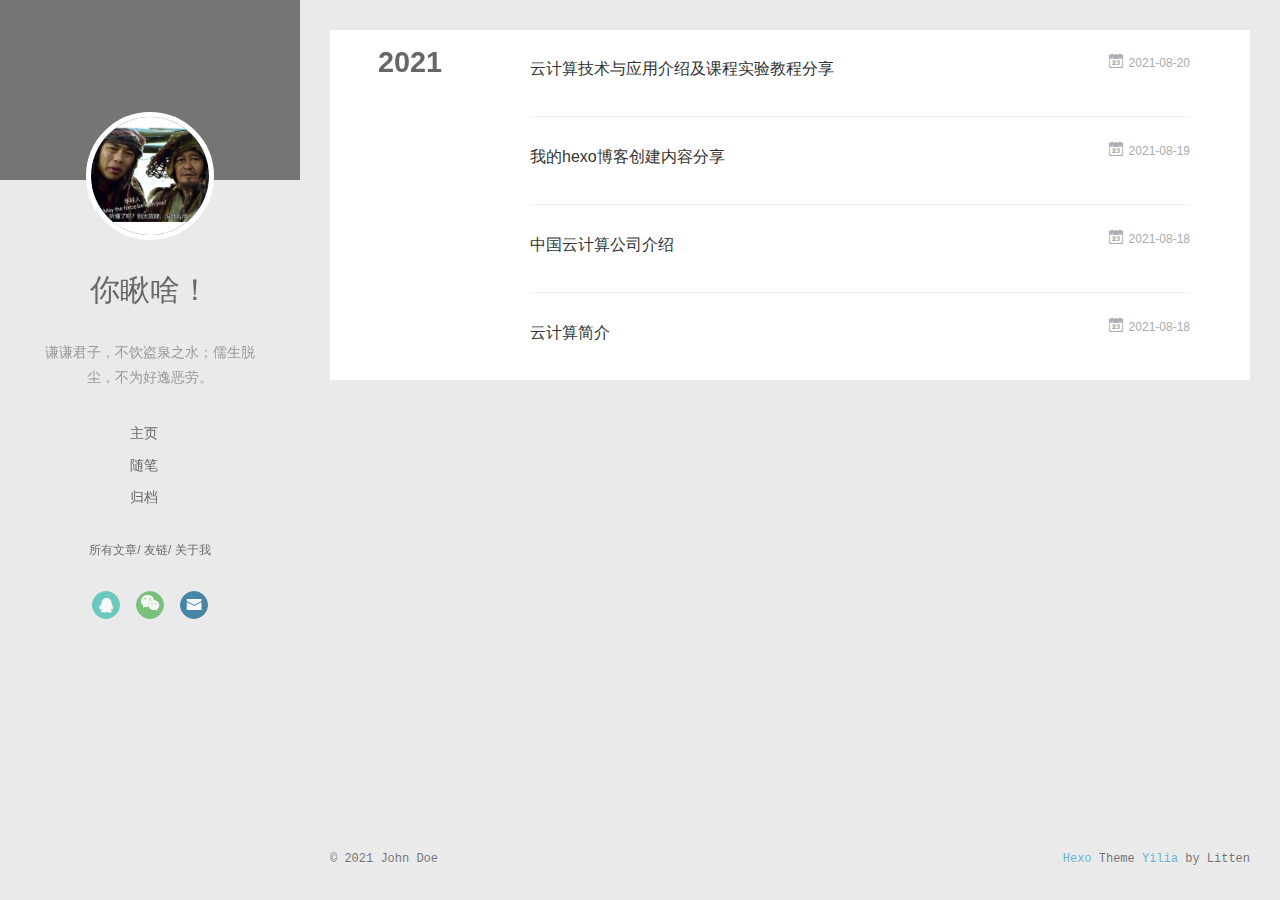
<file: archives/2021/index.html>
<!DOCTYPE html>
<html>
<head>
  <meta charset="utf-8">
  
  <meta name="renderer" content="webkit">
  <meta http-equiv="X-UA-Compatible" content="IE=edge" >
  <link rel="dns-prefetch" href="http://example.com">
  <title>Archives: 2021 | Hexo</title>
  <meta name="viewport" content="width=device-width, initial-scale=1, maximum-scale=1">
  <meta property="og:type" content="website">
<meta property="og:title" content="Hexo">
<meta property="og:url" content="http://example.com/archives/2021/index.html">
<meta property="og:site_name" content="Hexo">
<meta property="og:locale" content="en_US">
<meta property="article:author" content="John Doe">
<meta name="twitter:card" content="summary">
  
    <link rel="alternative" href="/atom.xml" title="Hexo" type="application/atom+xml">
  
  
    <link rel="icon" href="/img/1629434192005.jpg">
  
  <link rel="stylesheet" type="text/css" href="/./main.0cf68a.css">
  <style type="text/css">
  
    #container.show {
      background: linear-gradient(200deg,#a0cfe4,#e8c37e);
    }
  </style>
  

  

<meta name="generator" content="Hexo 5.4.0"></head>

<body>
  <div id="container" q-class="show:isCtnShow">
    <canvas id="anm-canvas" class="anm-canvas"></canvas>
    <div class="left-col" q-class="show:isShow">
      
<div class="overlay" style="background: rgba(0,0,0,0.5)"></div>
<div class="intrude-less">
	<header id="header" class="inner">
		<a href="/" class="profilepic">
			<img src="/assets/1629279218496.jpg" class="js-avatar">
		</a>
		<hgroup>
		  <h1 class="header-author"><a href="/">你瞅啥！</a></h1>
		</hgroup>
		
		<p class="header-subtitle">谦谦君子，不饮盗泉之水；儒生脱尘，不为好逸恶劳。</p>
		

		<nav class="header-menu">
			<ul>
			
				<li><a href="/">主页</a></li>
	        
				<li><a href="/tags/%E9%9A%8F%E7%AC%94/">随笔</a></li>
	        
				<li><a href="/archives/index.html">归档</a></li>
	        
			</ul>
		</nav>
		<nav class="header-smart-menu">
    		
    			
    			<a q-on="click: openSlider(e, 'innerArchive')" href="javascript:void(0)">所有文章</a>
    			
            
    			
    			<a q-on="click: openSlider(e, 'friends')" href="javascript:void(0)">友链</a>
    			
            
    			
    			<a q-on="click: openSlider(e, 'aboutme')" href="javascript:void(0)">关于我</a>
    			
            
		</nav>
		<nav class="header-nav">
			<div class="social">
				
					<a class="qq" target="_blank" href="/assets/1629279424625.png" title="qq"><i class="icon-qq"></i></a>
		        
					<a class="weixin" target="_blank" href="/assets/1629279218506.png" title="weixin"><i class="icon-weixin"></i></a>
		        
					<a class="mail" target="_blank" href="mailto:1055482238@qq.com" title="mail"><i class="icon-mail"></i></a>
		        
			</div>
<!-- 网易云音乐插件 -->

	<div style="position:absolute; bottom:120px left:auto; width:85%">
		<iframe frameborder="no" border="0" marginwidth="0" marginheight="0" width=240 height=52 src="//music.163.com/outchain/player?type=2&id=1855555967&auto=0&height=32"></iframe>
	</div>


		</nav>
	</header>		
</div>


    </div>
    <div class="mid-col" q-class="show:isShow,hide:isShow|isFalse">
      
<nav id="mobile-nav">
  	<div class="overlay js-overlay" style="background: rgba(0,0,0,0.5)"></div>
	<div class="btnctn js-mobile-btnctn">
  		<div class="slider-trigger list" q-on="click: openSlider(e)"><i class="icon icon-sort"></i></div>
	</div>
	<div class="intrude-less">
		<header id="header" class="inner">
			<div class="profilepic">
				<img src="/assets/1629279218496.jpg" class="js-avatar">
			</div>
			<hgroup>
			  <h1 class="header-author js-header-author">你瞅啥！</h1>
			</hgroup>
			
			<p class="header-subtitle"><i class="icon icon-quo-left"></i>谦谦君子，不饮盗泉之水；儒生脱尘，不为好逸恶劳。<i class="icon icon-quo-right"></i></p>
			
			
			
				
			
				
			
				
			
			
			
			<nav class="header-nav">
				<div class="social">
					
						<a class="qq" target="_blank" href="/assets/1629279424625.png" title="qq"><i class="icon-qq"></i></a>
			        
						<a class="weixin" target="_blank" href="/assets/1629279218506.png" title="weixin"><i class="icon-weixin"></i></a>
			        
						<a class="mail" target="_blank" href="mailto:1055482238@qq.com" title="mail"><i class="icon-mail"></i></a>
			        
				</div>
			</nav>

			<nav class="header-menu js-header-menu">
				<ul style="width: 70%">
				
				
					<li style="width: 33.333333333333336%"><a href="/">主页</a></li>
		        
					<li style="width: 33.333333333333336%"><a href="/tags/%E9%9A%8F%E7%AC%94/">随笔</a></li>
		        
					<li style="width: 33.333333333333336%"><a href="/archives/index.html">归档</a></li>
		        
				</ul>
			</nav>
		</header>				
	</div>
	<div class="mobile-mask" style="display:none" q-show="isShow"></div>
</nav>

      <div id="wrapper" class="body-wrap">
        <div class="menu-l">
          <div class="canvas-wrap">
            <canvas data-colors="#eaeaea" data-sectionHeight="100" data-contentId="js-content" id="myCanvas1" class="anm-canvas"></canvas>
          </div>
          <div id="js-content" class="content-ll">
            
  
  
    
    
      
      
      <section class="archives-wrap">
        <div class="archive-year-wrap">
          <a href="/archives/2021" class="archive-year">2021</a>
        </div>
        <div class="archives">
    
    <article class="archive-article archive-type-post">
  <div class="archive-article-inner">
    <header class="archive-article-header">
      	<div class="article-meta">
	      	<a href="/2021/08/20/%E4%BA%91%E8%AE%A1%E7%AE%97%E6%8A%80%E6%9C%AF%E4%B8%8E%E5%BA%94%E7%94%A8%E4%BB%8B%E7%BB%8D%E5%8F%8A%E8%AF%BE%E7%A8%8B%E5%AE%9E%E9%AA%8C%E6%95%99%E7%A8%8B%E5%88%86%E4%BA%AB/" class="archive-article-date">
  	<time datetime="2021-08-20T02:18:38.000Z" itemprop="datePublished"><i class="icon-calendar icon"></i>2021-08-20</time>
</a>
        </div>
    	 
  
    <h1 itemprop="name">
      <a class="archive-article-title" href="/2021/08/20/%E4%BA%91%E8%AE%A1%E7%AE%97%E6%8A%80%E6%9C%AF%E4%B8%8E%E5%BA%94%E7%94%A8%E4%BB%8B%E7%BB%8D%E5%8F%8A%E8%AF%BE%E7%A8%8B%E5%AE%9E%E9%AA%8C%E6%95%99%E7%A8%8B%E5%88%86%E4%BA%AB/">云计算技术与应用介绍及课程实验教程分享</a>
    </h1>
  

        <div class="article-info info-on-right">
          
          

        </div>
        <div class="clearfix"></div>
    </header>
  </div>
</article>
  
    
    
    <article class="archive-article archive-type-post">
  <div class="archive-article-inner">
    <header class="archive-article-header">
      	<div class="article-meta">
	      	<a href="/2021/08/19/%E6%88%91%E7%9A%84hexo%E5%8D%9A%E5%AE%A2%E5%88%9B%E5%BB%BA%E5%86%85%E5%AE%B9%E5%88%86%E4%BA%AB/" class="archive-article-date">
  	<time datetime="2021-08-18T16:00:00.000Z" itemprop="datePublished"><i class="icon-calendar icon"></i>2021-08-19</time>
</a>
        </div>
    	 
  
    <h1 itemprop="name">
      <a class="archive-article-title" href="/2021/08/19/%E6%88%91%E7%9A%84hexo%E5%8D%9A%E5%AE%A2%E5%88%9B%E5%BB%BA%E5%86%85%E5%AE%B9%E5%88%86%E4%BA%AB/">我的hexo博客创建内容分享</a>
    </h1>
  

        <div class="article-info info-on-right">
          
          

        </div>
        <div class="clearfix"></div>
    </header>
  </div>
</article>
  
    
    
    <article class="archive-article archive-type-post">
  <div class="archive-article-inner">
    <header class="archive-article-header">
      	<div class="article-meta">
	      	<a href="/2021/08/18/%E4%B8%AD%E5%9B%BD%E4%BA%91%E8%AE%A1%E7%AE%97%E5%85%AC%E5%8F%B8%E4%BB%8B%E7%BB%8D/" class="archive-article-date">
  	<time datetime="2021-08-18T06:41:02.000Z" itemprop="datePublished"><i class="icon-calendar icon"></i>2021-08-18</time>
</a>
        </div>
    	 
  
    <h1 itemprop="name">
      <a class="archive-article-title" href="/2021/08/18/%E4%B8%AD%E5%9B%BD%E4%BA%91%E8%AE%A1%E7%AE%97%E5%85%AC%E5%8F%B8%E4%BB%8B%E7%BB%8D/">中国云计算公司介绍</a>
    </h1>
  

        <div class="article-info info-on-right">
          
          

        </div>
        <div class="clearfix"></div>
    </header>
  </div>
</article>
  
    
    
    <article class="archive-article archive-type-post">
  <div class="archive-article-inner">
    <header class="archive-article-header">
      	<div class="article-meta">
	      	<a href="/2021/08/18/%E4%BA%91%E8%AE%A1%E7%AE%97%E7%AE%80%E4%BB%8B/" class="archive-article-date">
  	<time datetime="2021-08-18T05:59:34.000Z" itemprop="datePublished"><i class="icon-calendar icon"></i>2021-08-18</time>
</a>
        </div>
    	 
  
    <h1 itemprop="name">
      <a class="archive-article-title" href="/2021/08/18/%E4%BA%91%E8%AE%A1%E7%AE%97%E7%AE%80%E4%BB%8B/">云计算简介</a>
    </h1>
  

        <div class="article-info info-on-right">
          
          

        </div>
        <div class="clearfix"></div>
    </header>
  </div>
</article>
  
  
    </div></section>
  

    


          </div>
        </div>
      </div>
      <footer id="footer">
  <div class="outer">
    <div id="footer-info">
    	<div class="footer-left">
    		&copy; 2021 John Doe
    	</div>
      	<div class="footer-right">
      		<a href="http://hexo.io/" target="_blank">Hexo</a>  Theme <a href="https://github.com/litten/hexo-theme-yilia" target="_blank">Yilia</a> by Litten
      	</div>
    </div>
  </div>
</footer>
<!--页面点击小红心-->
<script type="text/javascript" src="/love.js"></script>
    </div>
    <script>
	var yiliaConfig = {
		mathjax: false,
		isHome: false,
		isPost: false,
		isArchive: true,
		isTag: false,
		isCategory: false,
		open_in_new: false,
		toc_hide_index: true,
		root: "/",
		innerArchive: true,
		showTags: false
	}
</script>

<script>!function(t){function n(e){if(r[e])return r[e].exports;var i=r[e]={exports:{},id:e,loaded:!1};return t[e].call(i.exports,i,i.exports,n),i.loaded=!0,i.exports}var r={};n.m=t,n.c=r,n.p="./",n(0)}([function(t,n,r){r(195),t.exports=r(191)},function(t,n,r){var e=r(3),i=r(52),o=r(27),u=r(28),c=r(53),f="prototype",a=function(t,n,r){var s,l,h,v,p=t&a.F,d=t&a.G,y=t&a.S,g=t&a.P,b=t&a.B,m=d?e:y?e[n]||(e[n]={}):(e[n]||{})[f],x=d?i:i[n]||(i[n]={}),w=x[f]||(x[f]={});d&&(r=n);for(s in r)l=!p&&m&&void 0!==m[s],h=(l?m:r)[s],v=b&&l?c(h,e):g&&"function"==typeof h?c(Function.call,h):h,m&&u(m,s,h,t&a.U),x[s]!=h&&o(x,s,v),g&&w[s]!=h&&(w[s]=h)};e.core=i,a.F=1,a.G=2,a.S=4,a.P=8,a.B=16,a.W=32,a.U=64,a.R=128,t.exports=a},function(t,n,r){var e=r(6);t.exports=function(t){if(!e(t))throw TypeError(t+" is not an object!");return t}},function(t,n){var r=t.exports="undefined"!=typeof window&&window.Math==Math?window:"undefined"!=typeof self&&self.Math==Math?self:Function("return this")();"number"==typeof __g&&(__g=r)},function(t,n){t.exports=function(t){try{return!!t()}catch(t){return!0}}},function(t,n){var r=t.exports="undefined"!=typeof window&&window.Math==Math?window:"undefined"!=typeof self&&self.Math==Math?self:Function("return this")();"number"==typeof __g&&(__g=r)},function(t,n){t.exports=function(t){return"object"==typeof t?null!==t:"function"==typeof t}},function(t,n,r){var e=r(126)("wks"),i=r(76),o=r(3).Symbol,u="function"==typeof o;(t.exports=function(t){return e[t]||(e[t]=u&&o[t]||(u?o:i)("Symbol."+t))}).store=e},function(t,n){var r={}.hasOwnProperty;t.exports=function(t,n){return r.call(t,n)}},function(t,n,r){var e=r(94),i=r(33);t.exports=function(t){return e(i(t))}},function(t,n,r){t.exports=!r(4)(function(){return 7!=Object.defineProperty({},"a",{get:function(){return 7}}).a})},function(t,n,r){var e=r(2),i=r(167),o=r(50),u=Object.defineProperty;n.f=r(10)?Object.defineProperty:function(t,n,r){if(e(t),n=o(n,!0),e(r),i)try{return u(t,n,r)}catch(t){}if("get"in r||"set"in r)throw TypeError("Accessors not supported!");return"value"in r&&(t[n]=r.value),t}},function(t,n,r){t.exports=!r(18)(function(){return 7!=Object.defineProperty({},"a",{get:function(){return 7}}).a})},function(t,n,r){var e=r(14),i=r(22);t.exports=r(12)?function(t,n,r){return e.f(t,n,i(1,r))}:function(t,n,r){return t[n]=r,t}},function(t,n,r){var e=r(20),i=r(58),o=r(42),u=Object.defineProperty;n.f=r(12)?Object.defineProperty:function(t,n,r){if(e(t),n=o(n,!0),e(r),i)try{return u(t,n,r)}catch(t){}if("get"in r||"set"in r)throw TypeError("Accessors not supported!");return"value"in r&&(t[n]=r.value),t}},function(t,n,r){var e=r(40)("wks"),i=r(23),o=r(5).Symbol,u="function"==typeof o;(t.exports=function(t){return e[t]||(e[t]=u&&o[t]||(u?o:i)("Symbol."+t))}).store=e},function(t,n,r){var e=r(67),i=Math.min;t.exports=function(t){return t>0?i(e(t),9007199254740991):0}},function(t,n,r){var e=r(46);t.exports=function(t){return Object(e(t))}},function(t,n){t.exports=function(t){try{return!!t()}catch(t){return!0}}},function(t,n,r){var e=r(63),i=r(34);t.exports=Object.keys||function(t){return e(t,i)}},function(t,n,r){var e=r(21);t.exports=function(t){if(!e(t))throw TypeError(t+" is not an object!");return t}},function(t,n){t.exports=function(t){return"object"==typeof t?null!==t:"function"==typeof t}},function(t,n){t.exports=function(t,n){return{enumerable:!(1&t),configurable:!(2&t),writable:!(4&t),value:n}}},function(t,n){var r=0,e=Math.random();t.exports=function(t){return"Symbol(".concat(void 0===t?"":t,")_",(++r+e).toString(36))}},function(t,n){var r={}.hasOwnProperty;t.exports=function(t,n){return r.call(t,n)}},function(t,n){var r=t.exports={version:"2.4.0"};"number"==typeof __e&&(__e=r)},function(t,n){t.exports=function(t){if("function"!=typeof t)throw TypeError(t+" is not a function!");return t}},function(t,n,r){var e=r(11),i=r(66);t.exports=r(10)?function(t,n,r){return e.f(t,n,i(1,r))}:function(t,n,r){return t[n]=r,t}},function(t,n,r){var e=r(3),i=r(27),o=r(24),u=r(76)("src"),c="toString",f=Function[c],a=(""+f).split(c);r(52).inspectSource=function(t){return f.call(t)},(t.exports=function(t,n,r,c){var f="function"==typeof r;f&&(o(r,"name")||i(r,"name",n)),t[n]!==r&&(f&&(o(r,u)||i(r,u,t[n]?""+t[n]:a.join(String(n)))),t===e?t[n]=r:c?t[n]?t[n]=r:i(t,n,r):(delete t[n],i(t,n,r)))})(Function.prototype,c,function(){return"function"==typeof this&&this[u]||f.call(this)})},function(t,n,r){var e=r(1),i=r(4),o=r(46),u=function(t,n,r,e){var i=String(o(t)),u="<"+n;return""!==r&&(u+=" "+r+'="'+String(e).replace(/"/g,"&quot;")+'"'),u+">"+i+"</"+n+">"};t.exports=function(t,n){var r={};r[t]=n(u),e(e.P+e.F*i(function(){var n=""[t]('"');return n!==n.toLowerCase()||n.split('"').length>3}),"String",r)}},function(t,n,r){var e=r(115),i=r(46);t.exports=function(t){return e(i(t))}},function(t,n,r){var e=r(116),i=r(66),o=r(30),u=r(50),c=r(24),f=r(167),a=Object.getOwnPropertyDescriptor;n.f=r(10)?a:function(t,n){if(t=o(t),n=u(n,!0),f)try{return a(t,n)}catch(t){}if(c(t,n))return i(!e.f.call(t,n),t[n])}},function(t,n,r){var e=r(24),i=r(17),o=r(145)("IE_PROTO"),u=Object.prototype;t.exports=Object.getPrototypeOf||function(t){return t=i(t),e(t,o)?t[o]:"function"==typeof t.constructor&&t instanceof t.constructor?t.constructor.prototype:t instanceof Object?u:null}},function(t,n){t.exports=function(t){if(void 0==t)throw TypeError("Can't call method on  "+t);return t}},function(t,n){t.exports="constructor,hasOwnProperty,isPrototypeOf,propertyIsEnumerable,toLocaleString,toString,valueOf".split(",")},function(t,n){t.exports={}},function(t,n){t.exports=!0},function(t,n){n.f={}.propertyIsEnumerable},function(t,n,r){var e=r(14).f,i=r(8),o=r(15)("toStringTag");t.exports=function(t,n,r){t&&!i(t=r?t:t.prototype,o)&&e(t,o,{configurable:!0,value:n})}},function(t,n,r){var e=r(40)("keys"),i=r(23);t.exports=function(t){return e[t]||(e[t]=i(t))}},function(t,n,r){var e=r(5),i="__core-js_shared__",o=e[i]||(e[i]={});t.exports=function(t){return o[t]||(o[t]={})}},function(t,n){var r=Math.ceil,e=Math.floor;t.exports=function(t){return isNaN(t=+t)?0:(t>0?e:r)(t)}},function(t,n,r){var e=r(21);t.exports=function(t,n){if(!e(t))return t;var r,i;if(n&&"function"==typeof(r=t.toString)&&!e(i=r.call(t)))return i;if("function"==typeof(r=t.valueOf)&&!e(i=r.call(t)))return i;if(!n&&"function"==typeof(r=t.toString)&&!e(i=r.call(t)))return i;throw TypeError("Can't convert object to primitive value")}},function(t,n,r){var e=r(5),i=r(25),o=r(36),u=r(44),c=r(14).f;t.exports=function(t){var n=i.Symbol||(i.Symbol=o?{}:e.Symbol||{});"_"==t.charAt(0)||t in n||c(n,t,{value:u.f(t)})}},function(t,n,r){n.f=r(15)},function(t,n){var r={}.toString;t.exports=function(t){return r.call(t).slice(8,-1)}},function(t,n){t.exports=function(t){if(void 0==t)throw TypeError("Can't call method on  "+t);return t}},function(t,n,r){var e=r(4);t.exports=function(t,n){return!!t&&e(function(){n?t.call(null,function(){},1):t.call(null)})}},function(t,n,r){var e=r(53),i=r(115),o=r(17),u=r(16),c=r(203);t.exports=function(t,n){var r=1==t,f=2==t,a=3==t,s=4==t,l=6==t,h=5==t||l,v=n||c;return function(n,c,p){for(var d,y,g=o(n),b=i(g),m=e(c,p,3),x=u(b.length),w=0,S=r?v(n,x):f?v(n,0):void 0;x>w;w++)if((h||w in b)&&(d=b[w],y=m(d,w,g),t))if(r)S[w]=y;else if(y)switch(t){case 3:return!0;case 5:return d;case 6:return w;case 2:S.push(d)}else if(s)return!1;return l?-1:a||s?s:S}}},function(t,n,r){var e=r(1),i=r(52),o=r(4);t.exports=function(t,n){var r=(i.Object||{})[t]||Object[t],u={};u[t]=n(r),e(e.S+e.F*o(function(){r(1)}),"Object",u)}},function(t,n,r){var e=r(6);t.exports=function(t,n){if(!e(t))return t;var r,i;if(n&&"function"==typeof(r=t.toString)&&!e(i=r.call(t)))return i;if("function"==typeof(r=t.valueOf)&&!e(i=r.call(t)))return i;if(!n&&"function"==typeof(r=t.toString)&&!e(i=r.call(t)))return i;throw TypeError("Can't convert object to primitive value")}},function(t,n,r){var e=r(5),i=r(25),o=r(91),u=r(13),c="prototype",f=function(t,n,r){var a,s,l,h=t&f.F,v=t&f.G,p=t&f.S,d=t&f.P,y=t&f.B,g=t&f.W,b=v?i:i[n]||(i[n]={}),m=b[c],x=v?e:p?e[n]:(e[n]||{})[c];v&&(r=n);for(a in r)(s=!h&&x&&void 0!==x[a])&&a in b||(l=s?x[a]:r[a],b[a]=v&&"function"!=typeof x[a]?r[a]:y&&s?o(l,e):g&&x[a]==l?function(t){var n=function(n,r,e){if(this instanceof t){switch(arguments.length){case 0:return new t;case 1:return new t(n);case 2:return new t(n,r)}return new t(n,r,e)}return t.apply(this,arguments)};return n[c]=t[c],n}(l):d&&"function"==typeof l?o(Function.call,l):l,d&&((b.virtual||(b.virtual={}))[a]=l,t&f.R&&m&&!m[a]&&u(m,a,l)))};f.F=1,f.G=2,f.S=4,f.P=8,f.B=16,f.W=32,f.U=64,f.R=128,t.exports=f},function(t,n){var r=t.exports={version:"2.4.0"};"number"==typeof __e&&(__e=r)},function(t,n,r){var e=r(26);t.exports=function(t,n,r){if(e(t),void 0===n)return t;switch(r){case 1:return function(r){return t.call(n,r)};case 2:return function(r,e){return t.call(n,r,e)};case 3:return function(r,e,i){return t.call(n,r,e,i)}}return function(){return t.apply(n,arguments)}}},function(t,n,r){var e=r(183),i=r(1),o=r(126)("metadata"),u=o.store||(o.store=new(r(186))),c=function(t,n,r){var i=u.get(t);if(!i){if(!r)return;u.set(t,i=new e)}var o=i.get(n);if(!o){if(!r)return;i.set(n,o=new e)}return o},f=function(t,n,r){var e=c(n,r,!1);return void 0!==e&&e.has(t)},a=function(t,n,r){var e=c(n,r,!1);return void 0===e?void 0:e.get(t)},s=function(t,n,r,e){c(r,e,!0).set(t,n)},l=function(t,n){var r=c(t,n,!1),e=[];return r&&r.forEach(function(t,n){e.push(n)}),e},h=function(t){return void 0===t||"symbol"==typeof t?t:String(t)},v=function(t){i(i.S,"Reflect",t)};t.exports={store:u,map:c,has:f,get:a,set:s,keys:l,key:h,exp:v}},function(t,n,r){"use strict";if(r(10)){var e=r(69),i=r(3),o=r(4),u=r(1),c=r(127),f=r(152),a=r(53),s=r(68),l=r(66),h=r(27),v=r(73),p=r(67),d=r(16),y=r(75),g=r(50),b=r(24),m=r(180),x=r(114),w=r(6),S=r(17),_=r(137),O=r(70),E=r(32),P=r(71).f,j=r(154),F=r(76),M=r(7),A=r(48),N=r(117),T=r(146),I=r(155),k=r(80),L=r(123),R=r(74),C=r(130),D=r(160),U=r(11),W=r(31),G=U.f,B=W.f,V=i.RangeError,z=i.TypeError,q=i.Uint8Array,K="ArrayBuffer",J="Shared"+K,Y="BYTES_PER_ELEMENT",H="prototype",$=Array[H],X=f.ArrayBuffer,Q=f.DataView,Z=A(0),tt=A(2),nt=A(3),rt=A(4),et=A(5),it=A(6),ot=N(!0),ut=N(!1),ct=I.values,ft=I.keys,at=I.entries,st=$.lastIndexOf,lt=$.reduce,ht=$.reduceRight,vt=$.join,pt=$.sort,dt=$.slice,yt=$.toString,gt=$.toLocaleString,bt=M("iterator"),mt=M("toStringTag"),xt=F("typed_constructor"),wt=F("def_constructor"),St=c.CONSTR,_t=c.TYPED,Ot=c.VIEW,Et="Wrong length!",Pt=A(1,function(t,n){return Tt(T(t,t[wt]),n)}),jt=o(function(){return 1===new q(new Uint16Array([1]).buffer)[0]}),Ft=!!q&&!!q[H].set&&o(function(){new q(1).set({})}),Mt=function(t,n){if(void 0===t)throw z(Et);var r=+t,e=d(t);if(n&&!m(r,e))throw V(Et);return e},At=function(t,n){var r=p(t);if(r<0||r%n)throw V("Wrong offset!");return r},Nt=function(t){if(w(t)&&_t in t)return t;throw z(t+" is not a typed array!")},Tt=function(t,n){if(!(w(t)&&xt in t))throw z("It is not a typed array constructor!");return new t(n)},It=function(t,n){return kt(T(t,t[wt]),n)},kt=function(t,n){for(var r=0,e=n.length,i=Tt(t,e);e>r;)i[r]=n[r++];return i},Lt=function(t,n,r){G(t,n,{get:function(){return this._d[r]}})},Rt=function(t){var n,r,e,i,o,u,c=S(t),f=arguments.length,s=f>1?arguments[1]:void 0,l=void 0!==s,h=j(c);if(void 0!=h&&!_(h)){for(u=h.call(c),e=[],n=0;!(o=u.next()).done;n++)e.push(o.value);c=e}for(l&&f>2&&(s=a(s,arguments[2],2)),n=0,r=d(c.length),i=Tt(this,r);r>n;n++)i[n]=l?s(c[n],n):c[n];return i},Ct=function(){for(var t=0,n=arguments.length,r=Tt(this,n);n>t;)r[t]=arguments[t++];return r},Dt=!!q&&o(function(){gt.call(new q(1))}),Ut=function(){return gt.apply(Dt?dt.call(Nt(this)):Nt(this),arguments)},Wt={copyWithin:function(t,n){return D.call(Nt(this),t,n,arguments.length>2?arguments[2]:void 0)},every:function(t){return rt(Nt(this),t,arguments.length>1?arguments[1]:void 0)},fill:function(t){return C.apply(Nt(this),arguments)},filter:function(t){return It(this,tt(Nt(this),t,arguments.length>1?arguments[1]:void 0))},find:function(t){return et(Nt(this),t,arguments.length>1?arguments[1]:void 0)},findIndex:function(t){return it(Nt(this),t,arguments.length>1?arguments[1]:void 0)},forEach:function(t){Z(Nt(this),t,arguments.length>1?arguments[1]:void 0)},indexOf:function(t){return ut(Nt(this),t,arguments.length>1?arguments[1]:void 0)},includes:function(t){return ot(Nt(this),t,arguments.length>1?arguments[1]:void 0)},join:function(t){return vt.apply(Nt(this),arguments)},lastIndexOf:function(t){return st.apply(Nt(this),arguments)},map:function(t){return Pt(Nt(this),t,arguments.length>1?arguments[1]:void 0)},reduce:function(t){return lt.apply(Nt(this),arguments)},reduceRight:function(t){return ht.apply(Nt(this),arguments)},reverse:function(){for(var t,n=this,r=Nt(n).length,e=Math.floor(r/2),i=0;i<e;)t=n[i],n[i++]=n[--r],n[r]=t;return n},some:function(t){return nt(Nt(this),t,arguments.length>1?arguments[1]:void 0)},sort:function(t){return pt.call(Nt(this),t)},subarray:function(t,n){var r=Nt(this),e=r.length,i=y(t,e);return new(T(r,r[wt]))(r.buffer,r.byteOffset+i*r.BYTES_PER_ELEMENT,d((void 0===n?e:y(n,e))-i))}},Gt=function(t,n){return It(this,dt.call(Nt(this),t,n))},Bt=function(t){Nt(this);var n=At(arguments[1],1),r=this.length,e=S(t),i=d(e.length),o=0;if(i+n>r)throw V(Et);for(;o<i;)this[n+o]=e[o++]},Vt={entries:function(){return at.call(Nt(this))},keys:function(){return ft.call(Nt(this))},values:function(){return ct.call(Nt(this))}},zt=function(t,n){return w(t)&&t[_t]&&"symbol"!=typeof n&&n in t&&String(+n)==String(n)},qt=function(t,n){return zt(t,n=g(n,!0))?l(2,t[n]):B(t,n)},Kt=function(t,n,r){return!(zt(t,n=g(n,!0))&&w(r)&&b(r,"value"))||b(r,"get")||b(r,"set")||r.configurable||b(r,"writable")&&!r.writable||b(r,"enumerable")&&!r.enumerable?G(t,n,r):(t[n]=r.value,t)};St||(W.f=qt,U.f=Kt),u(u.S+u.F*!St,"Object",{getOwnPropertyDescriptor:qt,defineProperty:Kt}),o(function(){yt.call({})})&&(yt=gt=function(){return vt.call(this)});var Jt=v({},Wt);v(Jt,Vt),h(Jt,bt,Vt.values),v(Jt,{slice:Gt,set:Bt,constructor:function(){},toString:yt,toLocaleString:Ut}),Lt(Jt,"buffer","b"),Lt(Jt,"byteOffset","o"),Lt(Jt,"byteLength","l"),Lt(Jt,"length","e"),G(Jt,mt,{get:function(){return this[_t]}}),t.exports=function(t,n,r,f){f=!!f;var a=t+(f?"Clamped":"")+"Array",l="Uint8Array"!=a,v="get"+t,p="set"+t,y=i[a],g=y||{},b=y&&E(y),m=!y||!c.ABV,S={},_=y&&y[H],j=function(t,r){var e=t._d;return e.v[v](r*n+e.o,jt)},F=function(t,r,e){var i=t._d;f&&(e=(e=Math.round(e))<0?0:e>255?255:255&e),i.v[p](r*n+i.o,e,jt)},M=function(t,n){G(t,n,{get:function(){return j(this,n)},set:function(t){return F(this,n,t)},enumerable:!0})};m?(y=r(function(t,r,e,i){s(t,y,a,"_d");var o,u,c,f,l=0,v=0;if(w(r)){if(!(r instanceof X||(f=x(r))==K||f==J))return _t in r?kt(y,r):Rt.call(y,r);o=r,v=At(e,n);var p=r.byteLength;if(void 0===i){if(p%n)throw V(Et);if((u=p-v)<0)throw V(Et)}else if((u=d(i)*n)+v>p)throw V(Et);c=u/n}else c=Mt(r,!0),u=c*n,o=new X(u);for(h(t,"_d",{b:o,o:v,l:u,e:c,v:new Q(o)});l<c;)M(t,l++)}),_=y[H]=O(Jt),h(_,"constructor",y)):L(function(t){new y(null),new y(t)},!0)||(y=r(function(t,r,e,i){s(t,y,a);var o;return w(r)?r instanceof X||(o=x(r))==K||o==J?void 0!==i?new g(r,At(e,n),i):void 0!==e?new g(r,At(e,n)):new g(r):_t in r?kt(y,r):Rt.call(y,r):new g(Mt(r,l))}),Z(b!==Function.prototype?P(g).concat(P(b)):P(g),function(t){t in y||h(y,t,g[t])}),y[H]=_,e||(_.constructor=y));var A=_[bt],N=!!A&&("values"==A.name||void 0==A.name),T=Vt.values;h(y,xt,!0),h(_,_t,a),h(_,Ot,!0),h(_,wt,y),(f?new y(1)[mt]==a:mt in _)||G(_,mt,{get:function(){return a}}),S[a]=y,u(u.G+u.W+u.F*(y!=g),S),u(u.S,a,{BYTES_PER_ELEMENT:n,from:Rt,of:Ct}),Y in _||h(_,Y,n),u(u.P,a,Wt),R(a),u(u.P+u.F*Ft,a,{set:Bt}),u(u.P+u.F*!N,a,Vt),u(u.P+u.F*(_.toString!=yt),a,{toString:yt}),u(u.P+u.F*o(function(){new y(1).slice()}),a,{slice:Gt}),u(u.P+u.F*(o(function(){return[1,2].toLocaleString()!=new y([1,2]).toLocaleString()})||!o(function(){_.toLocaleString.call([1,2])})),a,{toLocaleString:Ut}),k[a]=N?A:T,e||N||h(_,bt,T)}}else t.exports=function(){}},function(t,n){var r={}.toString;t.exports=function(t){return r.call(t).slice(8,-1)}},function(t,n,r){var e=r(21),i=r(5).document,o=e(i)&&e(i.createElement);t.exports=function(t){return o?i.createElement(t):{}}},function(t,n,r){t.exports=!r(12)&&!r(18)(function(){return 7!=Object.defineProperty(r(57)("div"),"a",{get:function(){return 7}}).a})},function(t,n,r){"use strict";var e=r(36),i=r(51),o=r(64),u=r(13),c=r(8),f=r(35),a=r(96),s=r(38),l=r(103),h=r(15)("iterator"),v=!([].keys&&"next"in[].keys()),p="keys",d="values",y=function(){return this};t.exports=function(t,n,r,g,b,m,x){a(r,n,g);var w,S,_,O=function(t){if(!v&&t in F)return F[t];switch(t){case p:case d:return function(){return new r(this,t)}}return function(){return new r(this,t)}},E=n+" Iterator",P=b==d,j=!1,F=t.prototype,M=F[h]||F["@@iterator"]||b&&F[b],A=M||O(b),N=b?P?O("entries"):A:void 0,T="Array"==n?F.entries||M:M;if(T&&(_=l(T.call(new t)))!==Object.prototype&&(s(_,E,!0),e||c(_,h)||u(_,h,y)),P&&M&&M.name!==d&&(j=!0,A=function(){return M.call(this)}),e&&!x||!v&&!j&&F[h]||u(F,h,A),f[n]=A,f[E]=y,b)if(w={values:P?A:O(d),keys:m?A:O(p),entries:N},x)for(S in w)S in F||o(F,S,w[S]);else i(i.P+i.F*(v||j),n,w);return w}},function(t,n,r){var e=r(20),i=r(100),o=r(34),u=r(39)("IE_PROTO"),c=function(){},f="prototype",a=function(){var t,n=r(57)("iframe"),e=o.length;for(n.style.display="none",r(93).appendChild(n),n.src="javascript:",t=n.contentWindow.document,t.open(),t.write("<script>document.F=Object<\/script>"),t.close(),a=t.F;e--;)delete a[f][o[e]];return a()};t.exports=Object.create||function(t,n){var r;return null!==t?(c[f]=e(t),r=new c,c[f]=null,r[u]=t):r=a(),void 0===n?r:i(r,n)}},function(t,n,r){var e=r(63),i=r(34).concat("length","prototype");n.f=Object.getOwnPropertyNames||function(t){return e(t,i)}},function(t,n){n.f=Object.getOwnPropertySymbols},function(t,n,r){var e=r(8),i=r(9),o=r(90)(!1),u=r(39)("IE_PROTO");t.exports=function(t,n){var r,c=i(t),f=0,a=[];for(r in c)r!=u&&e(c,r)&&a.push(r);for(;n.length>f;)e(c,r=n[f++])&&(~o(a,r)||a.push(r));return a}},function(t,n,r){t.exports=r(13)},function(t,n,r){var e=r(76)("meta"),i=r(6),o=r(24),u=r(11).f,c=0,f=Object.isExtensible||function(){return!0},a=!r(4)(function(){return f(Object.preventExtensions({}))}),s=function(t){u(t,e,{value:{i:"O"+ ++c,w:{}}})},l=function(t,n){if(!i(t))return"symbol"==typeof t?t:("string"==typeof t?"S":"P")+t;if(!o(t,e)){if(!f(t))return"F";if(!n)return"E";s(t)}return t[e].i},h=function(t,n){if(!o(t,e)){if(!f(t))return!0;if(!n)return!1;s(t)}return t[e].w},v=function(t){return a&&p.NEED&&f(t)&&!o(t,e)&&s(t),t},p=t.exports={KEY:e,NEED:!1,fastKey:l,getWeak:h,onFreeze:v}},function(t,n){t.exports=function(t,n){return{enumerable:!(1&t),configurable:!(2&t),writable:!(4&t),value:n}}},function(t,n){var r=Math.ceil,e=Math.floor;t.exports=function(t){return isNaN(t=+t)?0:(t>0?e:r)(t)}},function(t,n){t.exports=function(t,n,r,e){if(!(t instanceof n)||void 0!==e&&e in t)throw TypeError(r+": incorrect invocation!");return t}},function(t,n){t.exports=!1},function(t,n,r){var e=r(2),i=r(173),o=r(133),u=r(145)("IE_PROTO"),c=function(){},f="prototype",a=function(){var t,n=r(132)("iframe"),e=o.length;for(n.style.display="none",r(135).appendChild(n),n.src="javascript:",t=n.contentWindow.document,t.open(),t.write("<script>document.F=Object<\/script>"),t.close(),a=t.F;e--;)delete a[f][o[e]];return a()};t.exports=Object.create||function(t,n){var r;return null!==t?(c[f]=e(t),r=new c,c[f]=null,r[u]=t):r=a(),void 0===n?r:i(r,n)}},function(t,n,r){var e=r(175),i=r(133).concat("length","prototype");n.f=Object.getOwnPropertyNames||function(t){return e(t,i)}},function(t,n,r){var e=r(175),i=r(133);t.exports=Object.keys||function(t){return e(t,i)}},function(t,n,r){var e=r(28);t.exports=function(t,n,r){for(var i in n)e(t,i,n[i],r);return t}},function(t,n,r){"use strict";var e=r(3),i=r(11),o=r(10),u=r(7)("species");t.exports=function(t){var n=e[t];o&&n&&!n[u]&&i.f(n,u,{configurable:!0,get:function(){return this}})}},function(t,n,r){var e=r(67),i=Math.max,o=Math.min;t.exports=function(t,n){return t=e(t),t<0?i(t+n,0):o(t,n)}},function(t,n){var r=0,e=Math.random();t.exports=function(t){return"Symbol(".concat(void 0===t?"":t,")_",(++r+e).toString(36))}},function(t,n,r){var e=r(33);t.exports=function(t){return Object(e(t))}},function(t,n,r){var e=r(7)("unscopables"),i=Array.prototype;void 0==i[e]&&r(27)(i,e,{}),t.exports=function(t){i[e][t]=!0}},function(t,n,r){var e=r(53),i=r(169),o=r(137),u=r(2),c=r(16),f=r(154),a={},s={},n=t.exports=function(t,n,r,l,h){var v,p,d,y,g=h?function(){return t}:f(t),b=e(r,l,n?2:1),m=0;if("function"!=typeof g)throw TypeError(t+" is not iterable!");if(o(g)){for(v=c(t.length);v>m;m++)if((y=n?b(u(p=t[m])[0],p[1]):b(t[m]))===a||y===s)return y}else for(d=g.call(t);!(p=d.next()).done;)if((y=i(d,b,p.value,n))===a||y===s)return y};n.BREAK=a,n.RETURN=s},function(t,n){t.exports={}},function(t,n,r){var e=r(11).f,i=r(24),o=r(7)("toStringTag");t.exports=function(t,n,r){t&&!i(t=r?t:t.prototype,o)&&e(t,o,{configurable:!0,value:n})}},function(t,n,r){var e=r(1),i=r(46),o=r(4),u=r(150),c="["+u+"]",f="​",a=RegExp("^"+c+c+"*"),s=RegExp(c+c+"*$"),l=function(t,n,r){var i={},c=o(function(){return!!u[t]()||f[t]()!=f}),a=i[t]=c?n(h):u[t];r&&(i[r]=a),e(e.P+e.F*c,"String",i)},h=l.trim=function(t,n){return t=String(i(t)),1&n&&(t=t.replace(a,"")),2&n&&(t=t.replace(s,"")),t};t.exports=l},function(t,n,r){t.exports={default:r(86),__esModule:!0}},function(t,n,r){t.exports={default:r(87),__esModule:!0}},function(t,n,r){"use strict";function e(t){return t&&t.__esModule?t:{default:t}}n.__esModule=!0;var i=r(84),o=e(i),u=r(83),c=e(u),f="function"==typeof c.default&&"symbol"==typeof o.default?function(t){return typeof t}:function(t){return t&&"function"==typeof c.default&&t.constructor===c.default&&t!==c.default.prototype?"symbol":typeof t};n.default="function"==typeof c.default&&"symbol"===f(o.default)?function(t){return void 0===t?"undefined":f(t)}:function(t){return t&&"function"==typeof c.default&&t.constructor===c.default&&t!==c.default.prototype?"symbol":void 0===t?"undefined":f(t)}},function(t,n,r){r(110),r(108),r(111),r(112),t.exports=r(25).Symbol},function(t,n,r){r(109),r(113),t.exports=r(44).f("iterator")},function(t,n){t.exports=function(t){if("function"!=typeof t)throw TypeError(t+" is not a function!");return t}},function(t,n){t.exports=function(){}},function(t,n,r){var e=r(9),i=r(106),o=r(105);t.exports=function(t){return function(n,r,u){var c,f=e(n),a=i(f.length),s=o(u,a);if(t&&r!=r){for(;a>s;)if((c=f[s++])!=c)return!0}else for(;a>s;s++)if((t||s in f)&&f[s]===r)return t||s||0;return!t&&-1}}},function(t,n,r){var e=r(88);t.exports=function(t,n,r){if(e(t),void 0===n)return t;switch(r){case 1:return function(r){return t.call(n,r)};case 2:return function(r,e){return t.call(n,r,e)};case 3:return function(r,e,i){return t.call(n,r,e,i)}}return function(){return t.apply(n,arguments)}}},function(t,n,r){var e=r(19),i=r(62),o=r(37);t.exports=function(t){var n=e(t),r=i.f;if(r)for(var u,c=r(t),f=o.f,a=0;c.length>a;)f.call(t,u=c[a++])&&n.push(u);return n}},function(t,n,r){t.exports=r(5).document&&document.documentElement},function(t,n,r){var e=r(56);t.exports=Object("z").propertyIsEnumerable(0)?Object:function(t){return"String"==e(t)?t.split(""):Object(t)}},function(t,n,r){var e=r(56);t.exports=Array.isArray||function(t){return"Array"==e(t)}},function(t,n,r){"use strict";var e=r(60),i=r(22),o=r(38),u={};r(13)(u,r(15)("iterator"),function(){return this}),t.exports=function(t,n,r){t.prototype=e(u,{next:i(1,r)}),o(t,n+" Iterator")}},function(t,n){t.exports=function(t,n){return{value:n,done:!!t}}},function(t,n,r){var e=r(19),i=r(9);t.exports=function(t,n){for(var r,o=i(t),u=e(o),c=u.length,f=0;c>f;)if(o[r=u[f++]]===n)return r}},function(t,n,r){var e=r(23)("meta"),i=r(21),o=r(8),u=r(14).f,c=0,f=Object.isExtensible||function(){return!0},a=!r(18)(function(){return f(Object.preventExtensions({}))}),s=function(t){u(t,e,{value:{i:"O"+ ++c,w:{}}})},l=function(t,n){if(!i(t))return"symbol"==typeof t?t:("string"==typeof t?"S":"P")+t;if(!o(t,e)){if(!f(t))return"F";if(!n)return"E";s(t)}return t[e].i},h=function(t,n){if(!o(t,e)){if(!f(t))return!0;if(!n)return!1;s(t)}return t[e].w},v=function(t){return a&&p.NEED&&f(t)&&!o(t,e)&&s(t),t},p=t.exports={KEY:e,NEED:!1,fastKey:l,getWeak:h,onFreeze:v}},function(t,n,r){var e=r(14),i=r(20),o=r(19);t.exports=r(12)?Object.defineProperties:function(t,n){i(t);for(var r,u=o(n),c=u.length,f=0;c>f;)e.f(t,r=u[f++],n[r]);return t}},function(t,n,r){var e=r(37),i=r(22),o=r(9),u=r(42),c=r(8),f=r(58),a=Object.getOwnPropertyDescriptor;n.f=r(12)?a:function(t,n){if(t=o(t),n=u(n,!0),f)try{return a(t,n)}catch(t){}if(c(t,n))return i(!e.f.call(t,n),t[n])}},function(t,n,r){var e=r(9),i=r(61).f,o={}.toString,u="object"==typeof window&&window&&Object.getOwnPropertyNames?Object.getOwnPropertyNames(window):[],c=function(t){try{return i(t)}catch(t){return u.slice()}};t.exports.f=function(t){return u&&"[object Window]"==o.call(t)?c(t):i(e(t))}},function(t,n,r){var e=r(8),i=r(77),o=r(39)("IE_PROTO"),u=Object.prototype;t.exports=Object.getPrototypeOf||function(t){return t=i(t),e(t,o)?t[o]:"function"==typeof t.constructor&&t instanceof t.constructor?t.constructor.prototype:t instanceof Object?u:null}},function(t,n,r){var e=r(41),i=r(33);t.exports=function(t){return function(n,r){var o,u,c=String(i(n)),f=e(r),a=c.length;return f<0||f>=a?t?"":void 0:(o=c.charCodeAt(f),o<55296||o>56319||f+1===a||(u=c.charCodeAt(f+1))<56320||u>57343?t?c.charAt(f):o:t?c.slice(f,f+2):u-56320+(o-55296<<10)+65536)}}},function(t,n,r){var e=r(41),i=Math.max,o=Math.min;t.exports=function(t,n){return t=e(t),t<0?i(t+n,0):o(t,n)}},function(t,n,r){var e=r(41),i=Math.min;t.exports=function(t){return t>0?i(e(t),9007199254740991):0}},function(t,n,r){"use strict";var e=r(89),i=r(97),o=r(35),u=r(9);t.exports=r(59)(Array,"Array",function(t,n){this._t=u(t),this._i=0,this._k=n},function(){var t=this._t,n=this._k,r=this._i++;return!t||r>=t.length?(this._t=void 0,i(1)):"keys"==n?i(0,r):"values"==n?i(0,t[r]):i(0,[r,t[r]])},"values"),o.Arguments=o.Array,e("keys"),e("values"),e("entries")},function(t,n){},function(t,n,r){"use strict";var e=r(104)(!0);r(59)(String,"String",function(t){this._t=String(t),this._i=0},function(){var t,n=this._t,r=this._i;return r>=n.length?{value:void 0,done:!0}:(t=e(n,r),this._i+=t.length,{value:t,done:!1})})},function(t,n,r){"use strict";var e=r(5),i=r(8),o=r(12),u=r(51),c=r(64),f=r(99).KEY,a=r(18),s=r(40),l=r(38),h=r(23),v=r(15),p=r(44),d=r(43),y=r(98),g=r(92),b=r(95),m=r(20),x=r(9),w=r(42),S=r(22),_=r(60),O=r(102),E=r(101),P=r(14),j=r(19),F=E.f,M=P.f,A=O.f,N=e.Symbol,T=e.JSON,I=T&&T.stringify,k="prototype",L=v("_hidden"),R=v("toPrimitive"),C={}.propertyIsEnumerable,D=s("symbol-registry"),U=s("symbols"),W=s("op-symbols"),G=Object[k],B="function"==typeof N,V=e.QObject,z=!V||!V[k]||!V[k].findChild,q=o&&a(function(){return 7!=_(M({},"a",{get:function(){return M(this,"a",{value:7}).a}})).a})?function(t,n,r){var e=F(G,n);e&&delete G[n],M(t,n,r),e&&t!==G&&M(G,n,e)}:M,K=function(t){var n=U[t]=_(N[k]);return n._k=t,n},J=B&&"symbol"==typeof N.iterator?function(t){return"symbol"==typeof t}:function(t){return t instanceof N},Y=function(t,n,r){return t===G&&Y(W,n,r),m(t),n=w(n,!0),m(r),i(U,n)?(r.enumerable?(i(t,L)&&t[L][n]&&(t[L][n]=!1),r=_(r,{enumerable:S(0,!1)})):(i(t,L)||M(t,L,S(1,{})),t[L][n]=!0),q(t,n,r)):M(t,n,r)},H=function(t,n){m(t);for(var r,e=g(n=x(n)),i=0,o=e.length;o>i;)Y(t,r=e[i++],n[r]);return t},$=function(t,n){return void 0===n?_(t):H(_(t),n)},X=function(t){var n=C.call(this,t=w(t,!0));return!(this===G&&i(U,t)&&!i(W,t))&&(!(n||!i(this,t)||!i(U,t)||i(this,L)&&this[L][t])||n)},Q=function(t,n){if(t=x(t),n=w(n,!0),t!==G||!i(U,n)||i(W,n)){var r=F(t,n);return!r||!i(U,n)||i(t,L)&&t[L][n]||(r.enumerable=!0),r}},Z=function(t){for(var n,r=A(x(t)),e=[],o=0;r.length>o;)i(U,n=r[o++])||n==L||n==f||e.push(n);return e},tt=function(t){for(var n,r=t===G,e=A(r?W:x(t)),o=[],u=0;e.length>u;)!i(U,n=e[u++])||r&&!i(G,n)||o.push(U[n]);return o};B||(N=function(){if(this instanceof N)throw TypeError("Symbol is not a constructor!");var t=h(arguments.length>0?arguments[0]:void 0),n=function(r){this===G&&n.call(W,r),i(this,L)&&i(this[L],t)&&(this[L][t]=!1),q(this,t,S(1,r))};return o&&z&&q(G,t,{configurable:!0,set:n}),K(t)},c(N[k],"toString",function(){return this._k}),E.f=Q,P.f=Y,r(61).f=O.f=Z,r(37).f=X,r(62).f=tt,o&&!r(36)&&c(G,"propertyIsEnumerable",X,!0),p.f=function(t){return K(v(t))}),u(u.G+u.W+u.F*!B,{Symbol:N});for(var nt="hasInstance,isConcatSpreadable,iterator,match,replace,search,species,split,toPrimitive,toStringTag,unscopables".split(","),rt=0;nt.length>rt;)v(nt[rt++]);for(var nt=j(v.store),rt=0;nt.length>rt;)d(nt[rt++]);u(u.S+u.F*!B,"Symbol",{for:function(t){return i(D,t+="")?D[t]:D[t]=N(t)},keyFor:function(t){if(J(t))return y(D,t);throw TypeError(t+" is not a symbol!")},useSetter:function(){z=!0},useSimple:function(){z=!1}}),u(u.S+u.F*!B,"Object",{create:$,defineProperty:Y,defineProperties:H,getOwnPropertyDescriptor:Q,getOwnPropertyNames:Z,getOwnPropertySymbols:tt}),T&&u(u.S+u.F*(!B||a(function(){var t=N();return"[null]"!=I([t])||"{}"!=I({a:t})||"{}"!=I(Object(t))})),"JSON",{stringify:function(t){if(void 0!==t&&!J(t)){for(var n,r,e=[t],i=1;arguments.length>i;)e.push(arguments[i++]);return n=e[1],"function"==typeof n&&(r=n),!r&&b(n)||(n=function(t,n){if(r&&(n=r.call(this,t,n)),!J(n))return n}),e[1]=n,I.apply(T,e)}}}),N[k][R]||r(13)(N[k],R,N[k].valueOf),l(N,"Symbol"),l(Math,"Math",!0),l(e.JSON,"JSON",!0)},function(t,n,r){r(43)("asyncIterator")},function(t,n,r){r(43)("observable")},function(t,n,r){r(107);for(var e=r(5),i=r(13),o=r(35),u=r(15)("toStringTag"),c=["NodeList","DOMTokenList","MediaList","StyleSheetList","CSSRuleList"],f=0;f<5;f++){var a=c[f],s=e[a],l=s&&s.prototype;l&&!l[u]&&i(l,u,a),o[a]=o.Array}},function(t,n,r){var e=r(45),i=r(7)("toStringTag"),o="Arguments"==e(function(){return arguments}()),u=function(t,n){try{return t[n]}catch(t){}};t.exports=function(t){var n,r,c;return void 0===t?"Undefined":null===t?"Null":"string"==typeof(r=u(n=Object(t),i))?r:o?e(n):"Object"==(c=e(n))&&"function"==typeof n.callee?"Arguments":c}},function(t,n,r){var e=r(45);t.exports=Object("z").propertyIsEnumerable(0)?Object:function(t){return"String"==e(t)?t.split(""):Object(t)}},function(t,n){n.f={}.propertyIsEnumerable},function(t,n,r){var e=r(30),i=r(16),o=r(75);t.exports=function(t){return function(n,r,u){var c,f=e(n),a=i(f.length),s=o(u,a);if(t&&r!=r){for(;a>s;)if((c=f[s++])!=c)return!0}else for(;a>s;s++)if((t||s in f)&&f[s]===r)return t||s||0;return!t&&-1}}},function(t,n,r){"use strict";var e=r(3),i=r(1),o=r(28),u=r(73),c=r(65),f=r(79),a=r(68),s=r(6),l=r(4),h=r(123),v=r(81),p=r(136);t.exports=function(t,n,r,d,y,g){var b=e[t],m=b,x=y?"set":"add",w=m&&m.prototype,S={},_=function(t){var n=w[t];o(w,t,"delete"==t?function(t){return!(g&&!s(t))&&n.call(this,0===t?0:t)}:"has"==t?function(t){return!(g&&!s(t))&&n.call(this,0===t?0:t)}:"get"==t?function(t){return g&&!s(t)?void 0:n.call(this,0===t?0:t)}:"add"==t?function(t){return n.call(this,0===t?0:t),this}:function(t,r){return n.call(this,0===t?0:t,r),this})};if("function"==typeof m&&(g||w.forEach&&!l(function(){(new m).entries().next()}))){var O=new m,E=O[x](g?{}:-0,1)!=O,P=l(function(){O.has(1)}),j=h(function(t){new m(t)}),F=!g&&l(function(){for(var t=new m,n=5;n--;)t[x](n,n);return!t.has(-0)});j||(m=n(function(n,r){a(n,m,t);var e=p(new b,n,m);return void 0!=r&&f(r,y,e[x],e),e}),m.prototype=w,w.constructor=m),(P||F)&&(_("delete"),_("has"),y&&_("get")),(F||E)&&_(x),g&&w.clear&&delete w.clear}else m=d.getConstructor(n,t,y,x),u(m.prototype,r),c.NEED=!0;return v(m,t),S[t]=m,i(i.G+i.W+i.F*(m!=b),S),g||d.setStrong(m,t,y),m}},function(t,n,r){"use strict";var e=r(27),i=r(28),o=r(4),u=r(46),c=r(7);t.exports=function(t,n,r){var f=c(t),a=r(u,f,""[t]),s=a[0],l=a[1];o(function(){var n={};return n[f]=function(){return 7},7!=""[t](n)})&&(i(String.prototype,t,s),e(RegExp.prototype,f,2==n?function(t,n){return l.call(t,this,n)}:function(t){return l.call(t,this)}))}
},function(t,n,r){"use strict";var e=r(2);t.exports=function(){var t=e(this),n="";return t.global&&(n+="g"),t.ignoreCase&&(n+="i"),t.multiline&&(n+="m"),t.unicode&&(n+="u"),t.sticky&&(n+="y"),n}},function(t,n){t.exports=function(t,n,r){var e=void 0===r;switch(n.length){case 0:return e?t():t.call(r);case 1:return e?t(n[0]):t.call(r,n[0]);case 2:return e?t(n[0],n[1]):t.call(r,n[0],n[1]);case 3:return e?t(n[0],n[1],n[2]):t.call(r,n[0],n[1],n[2]);case 4:return e?t(n[0],n[1],n[2],n[3]):t.call(r,n[0],n[1],n[2],n[3])}return t.apply(r,n)}},function(t,n,r){var e=r(6),i=r(45),o=r(7)("match");t.exports=function(t){var n;return e(t)&&(void 0!==(n=t[o])?!!n:"RegExp"==i(t))}},function(t,n,r){var e=r(7)("iterator"),i=!1;try{var o=[7][e]();o.return=function(){i=!0},Array.from(o,function(){throw 2})}catch(t){}t.exports=function(t,n){if(!n&&!i)return!1;var r=!1;try{var o=[7],u=o[e]();u.next=function(){return{done:r=!0}},o[e]=function(){return u},t(o)}catch(t){}return r}},function(t,n,r){t.exports=r(69)||!r(4)(function(){var t=Math.random();__defineSetter__.call(null,t,function(){}),delete r(3)[t]})},function(t,n){n.f=Object.getOwnPropertySymbols},function(t,n,r){var e=r(3),i="__core-js_shared__",o=e[i]||(e[i]={});t.exports=function(t){return o[t]||(o[t]={})}},function(t,n,r){for(var e,i=r(3),o=r(27),u=r(76),c=u("typed_array"),f=u("view"),a=!(!i.ArrayBuffer||!i.DataView),s=a,l=0,h="Int8Array,Uint8Array,Uint8ClampedArray,Int16Array,Uint16Array,Int32Array,Uint32Array,Float32Array,Float64Array".split(",");l<9;)(e=i[h[l++]])?(o(e.prototype,c,!0),o(e.prototype,f,!0)):s=!1;t.exports={ABV:a,CONSTR:s,TYPED:c,VIEW:f}},function(t,n){"use strict";var r={versions:function(){var t=window.navigator.userAgent;return{trident:t.indexOf("Trident")>-1,presto:t.indexOf("Presto")>-1,webKit:t.indexOf("AppleWebKit")>-1,gecko:t.indexOf("Gecko")>-1&&-1==t.indexOf("KHTML"),mobile:!!t.match(/AppleWebKit.*Mobile.*/),ios:!!t.match(/\(i[^;]+;( U;)? CPU.+Mac OS X/),android:t.indexOf("Android")>-1||t.indexOf("Linux")>-1,iPhone:t.indexOf("iPhone")>-1||t.indexOf("Mac")>-1,iPad:t.indexOf("iPad")>-1,webApp:-1==t.indexOf("Safari"),weixin:-1==t.indexOf("MicroMessenger")}}()};t.exports=r},function(t,n,r){"use strict";var e=r(85),i=function(t){return t&&t.__esModule?t:{default:t}}(e),o=function(){function t(t,n,e){return n||e?String.fromCharCode(n||e):r[t]||t}function n(t){return e[t]}var r={"&quot;":'"',"&lt;":"<","&gt;":">","&amp;":"&","&nbsp;":" "},e={};for(var u in r)e[r[u]]=u;return r["&apos;"]="'",e["'"]="&#39;",{encode:function(t){return t?(""+t).replace(/['<> "&]/g,n).replace(/\r?\n/g,"<br/>").replace(/\s/g,"&nbsp;"):""},decode:function(n){return n?(""+n).replace(/<br\s*\/?>/gi,"\n").replace(/&quot;|&lt;|&gt;|&amp;|&nbsp;|&apos;|&#(\d+);|&#(\d+)/g,t).replace(/\u00a0/g," "):""},encodeBase16:function(t){if(!t)return t;t+="";for(var n=[],r=0,e=t.length;e>r;r++)n.push(t.charCodeAt(r).toString(16).toUpperCase());return n.join("")},encodeBase16forJSON:function(t){if(!t)return t;t=t.replace(/[\u4E00-\u9FBF]/gi,function(t){return escape(t).replace("%u","\\u")});for(var n=[],r=0,e=t.length;e>r;r++)n.push(t.charCodeAt(r).toString(16).toUpperCase());return n.join("")},decodeBase16:function(t){if(!t)return t;t+="";for(var n=[],r=0,e=t.length;e>r;r+=2)n.push(String.fromCharCode("0x"+t.slice(r,r+2)));return n.join("")},encodeObject:function(t){if(t instanceof Array)for(var n=0,r=t.length;r>n;n++)t[n]=o.encodeObject(t[n]);else if("object"==(void 0===t?"undefined":(0,i.default)(t)))for(var e in t)t[e]=o.encodeObject(t[e]);else if("string"==typeof t)return o.encode(t);return t},loadScript:function(t){var n=document.createElement("script");document.getElementsByTagName("body")[0].appendChild(n),n.setAttribute("src",t)},addLoadEvent:function(t){var n=window.onload;"function"!=typeof window.onload?window.onload=t:window.onload=function(){n(),t()}}}}();t.exports=o},function(t,n,r){"use strict";var e=r(17),i=r(75),o=r(16);t.exports=function(t){for(var n=e(this),r=o(n.length),u=arguments.length,c=i(u>1?arguments[1]:void 0,r),f=u>2?arguments[2]:void 0,a=void 0===f?r:i(f,r);a>c;)n[c++]=t;return n}},function(t,n,r){"use strict";var e=r(11),i=r(66);t.exports=function(t,n,r){n in t?e.f(t,n,i(0,r)):t[n]=r}},function(t,n,r){var e=r(6),i=r(3).document,o=e(i)&&e(i.createElement);t.exports=function(t){return o?i.createElement(t):{}}},function(t,n){t.exports="constructor,hasOwnProperty,isPrototypeOf,propertyIsEnumerable,toLocaleString,toString,valueOf".split(",")},function(t,n,r){var e=r(7)("match");t.exports=function(t){var n=/./;try{"/./"[t](n)}catch(r){try{return n[e]=!1,!"/./"[t](n)}catch(t){}}return!0}},function(t,n,r){t.exports=r(3).document&&document.documentElement},function(t,n,r){var e=r(6),i=r(144).set;t.exports=function(t,n,r){var o,u=n.constructor;return u!==r&&"function"==typeof u&&(o=u.prototype)!==r.prototype&&e(o)&&i&&i(t,o),t}},function(t,n,r){var e=r(80),i=r(7)("iterator"),o=Array.prototype;t.exports=function(t){return void 0!==t&&(e.Array===t||o[i]===t)}},function(t,n,r){var e=r(45);t.exports=Array.isArray||function(t){return"Array"==e(t)}},function(t,n,r){"use strict";var e=r(70),i=r(66),o=r(81),u={};r(27)(u,r(7)("iterator"),function(){return this}),t.exports=function(t,n,r){t.prototype=e(u,{next:i(1,r)}),o(t,n+" Iterator")}},function(t,n,r){"use strict";var e=r(69),i=r(1),o=r(28),u=r(27),c=r(24),f=r(80),a=r(139),s=r(81),l=r(32),h=r(7)("iterator"),v=!([].keys&&"next"in[].keys()),p="keys",d="values",y=function(){return this};t.exports=function(t,n,r,g,b,m,x){a(r,n,g);var w,S,_,O=function(t){if(!v&&t in F)return F[t];switch(t){case p:case d:return function(){return new r(this,t)}}return function(){return new r(this,t)}},E=n+" Iterator",P=b==d,j=!1,F=t.prototype,M=F[h]||F["@@iterator"]||b&&F[b],A=M||O(b),N=b?P?O("entries"):A:void 0,T="Array"==n?F.entries||M:M;if(T&&(_=l(T.call(new t)))!==Object.prototype&&(s(_,E,!0),e||c(_,h)||u(_,h,y)),P&&M&&M.name!==d&&(j=!0,A=function(){return M.call(this)}),e&&!x||!v&&!j&&F[h]||u(F,h,A),f[n]=A,f[E]=y,b)if(w={values:P?A:O(d),keys:m?A:O(p),entries:N},x)for(S in w)S in F||o(F,S,w[S]);else i(i.P+i.F*(v||j),n,w);return w}},function(t,n){var r=Math.expm1;t.exports=!r||r(10)>22025.465794806718||r(10)<22025.465794806718||-2e-17!=r(-2e-17)?function(t){return 0==(t=+t)?t:t>-1e-6&&t<1e-6?t+t*t/2:Math.exp(t)-1}:r},function(t,n){t.exports=Math.sign||function(t){return 0==(t=+t)||t!=t?t:t<0?-1:1}},function(t,n,r){var e=r(3),i=r(151).set,o=e.MutationObserver||e.WebKitMutationObserver,u=e.process,c=e.Promise,f="process"==r(45)(u);t.exports=function(){var t,n,r,a=function(){var e,i;for(f&&(e=u.domain)&&e.exit();t;){i=t.fn,t=t.next;try{i()}catch(e){throw t?r():n=void 0,e}}n=void 0,e&&e.enter()};if(f)r=function(){u.nextTick(a)};else if(o){var s=!0,l=document.createTextNode("");new o(a).observe(l,{characterData:!0}),r=function(){l.data=s=!s}}else if(c&&c.resolve){var h=c.resolve();r=function(){h.then(a)}}else r=function(){i.call(e,a)};return function(e){var i={fn:e,next:void 0};n&&(n.next=i),t||(t=i,r()),n=i}}},function(t,n,r){var e=r(6),i=r(2),o=function(t,n){if(i(t),!e(n)&&null!==n)throw TypeError(n+": can't set as prototype!")};t.exports={set:Object.setPrototypeOf||("__proto__"in{}?function(t,n,e){try{e=r(53)(Function.call,r(31).f(Object.prototype,"__proto__").set,2),e(t,[]),n=!(t instanceof Array)}catch(t){n=!0}return function(t,r){return o(t,r),n?t.__proto__=r:e(t,r),t}}({},!1):void 0),check:o}},function(t,n,r){var e=r(126)("keys"),i=r(76);t.exports=function(t){return e[t]||(e[t]=i(t))}},function(t,n,r){var e=r(2),i=r(26),o=r(7)("species");t.exports=function(t,n){var r,u=e(t).constructor;return void 0===u||void 0==(r=e(u)[o])?n:i(r)}},function(t,n,r){var e=r(67),i=r(46);t.exports=function(t){return function(n,r){var o,u,c=String(i(n)),f=e(r),a=c.length;return f<0||f>=a?t?"":void 0:(o=c.charCodeAt(f),o<55296||o>56319||f+1===a||(u=c.charCodeAt(f+1))<56320||u>57343?t?c.charAt(f):o:t?c.slice(f,f+2):u-56320+(o-55296<<10)+65536)}}},function(t,n,r){var e=r(122),i=r(46);t.exports=function(t,n,r){if(e(n))throw TypeError("String#"+r+" doesn't accept regex!");return String(i(t))}},function(t,n,r){"use strict";var e=r(67),i=r(46);t.exports=function(t){var n=String(i(this)),r="",o=e(t);if(o<0||o==1/0)throw RangeError("Count can't be negative");for(;o>0;(o>>>=1)&&(n+=n))1&o&&(r+=n);return r}},function(t,n){t.exports="\t\n\v\f\r   ᠎             　\u2028\u2029\ufeff"},function(t,n,r){var e,i,o,u=r(53),c=r(121),f=r(135),a=r(132),s=r(3),l=s.process,h=s.setImmediate,v=s.clearImmediate,p=s.MessageChannel,d=0,y={},g="onreadystatechange",b=function(){var t=+this;if(y.hasOwnProperty(t)){var n=y[t];delete y[t],n()}},m=function(t){b.call(t.data)};h&&v||(h=function(t){for(var n=[],r=1;arguments.length>r;)n.push(arguments[r++]);return y[++d]=function(){c("function"==typeof t?t:Function(t),n)},e(d),d},v=function(t){delete y[t]},"process"==r(45)(l)?e=function(t){l.nextTick(u(b,t,1))}:p?(i=new p,o=i.port2,i.port1.onmessage=m,e=u(o.postMessage,o,1)):s.addEventListener&&"function"==typeof postMessage&&!s.importScripts?(e=function(t){s.postMessage(t+"","*")},s.addEventListener("message",m,!1)):e=g in a("script")?function(t){f.appendChild(a("script"))[g]=function(){f.removeChild(this),b.call(t)}}:function(t){setTimeout(u(b,t,1),0)}),t.exports={set:h,clear:v}},function(t,n,r){"use strict";var e=r(3),i=r(10),o=r(69),u=r(127),c=r(27),f=r(73),a=r(4),s=r(68),l=r(67),h=r(16),v=r(71).f,p=r(11).f,d=r(130),y=r(81),g="ArrayBuffer",b="DataView",m="prototype",x="Wrong length!",w="Wrong index!",S=e[g],_=e[b],O=e.Math,E=e.RangeError,P=e.Infinity,j=S,F=O.abs,M=O.pow,A=O.floor,N=O.log,T=O.LN2,I="buffer",k="byteLength",L="byteOffset",R=i?"_b":I,C=i?"_l":k,D=i?"_o":L,U=function(t,n,r){var e,i,o,u=Array(r),c=8*r-n-1,f=(1<<c)-1,a=f>>1,s=23===n?M(2,-24)-M(2,-77):0,l=0,h=t<0||0===t&&1/t<0?1:0;for(t=F(t),t!=t||t===P?(i=t!=t?1:0,e=f):(e=A(N(t)/T),t*(o=M(2,-e))<1&&(e--,o*=2),t+=e+a>=1?s/o:s*M(2,1-a),t*o>=2&&(e++,o/=2),e+a>=f?(i=0,e=f):e+a>=1?(i=(t*o-1)*M(2,n),e+=a):(i=t*M(2,a-1)*M(2,n),e=0));n>=8;u[l++]=255&i,i/=256,n-=8);for(e=e<<n|i,c+=n;c>0;u[l++]=255&e,e/=256,c-=8);return u[--l]|=128*h,u},W=function(t,n,r){var e,i=8*r-n-1,o=(1<<i)-1,u=o>>1,c=i-7,f=r-1,a=t[f--],s=127&a;for(a>>=7;c>0;s=256*s+t[f],f--,c-=8);for(e=s&(1<<-c)-1,s>>=-c,c+=n;c>0;e=256*e+t[f],f--,c-=8);if(0===s)s=1-u;else{if(s===o)return e?NaN:a?-P:P;e+=M(2,n),s-=u}return(a?-1:1)*e*M(2,s-n)},G=function(t){return t[3]<<24|t[2]<<16|t[1]<<8|t[0]},B=function(t){return[255&t]},V=function(t){return[255&t,t>>8&255]},z=function(t){return[255&t,t>>8&255,t>>16&255,t>>24&255]},q=function(t){return U(t,52,8)},K=function(t){return U(t,23,4)},J=function(t,n,r){p(t[m],n,{get:function(){return this[r]}})},Y=function(t,n,r,e){var i=+r,o=l(i);if(i!=o||o<0||o+n>t[C])throw E(w);var u=t[R]._b,c=o+t[D],f=u.slice(c,c+n);return e?f:f.reverse()},H=function(t,n,r,e,i,o){var u=+r,c=l(u);if(u!=c||c<0||c+n>t[C])throw E(w);for(var f=t[R]._b,a=c+t[D],s=e(+i),h=0;h<n;h++)f[a+h]=s[o?h:n-h-1]},$=function(t,n){s(t,S,g);var r=+n,e=h(r);if(r!=e)throw E(x);return e};if(u.ABV){if(!a(function(){new S})||!a(function(){new S(.5)})){S=function(t){return new j($(this,t))};for(var X,Q=S[m]=j[m],Z=v(j),tt=0;Z.length>tt;)(X=Z[tt++])in S||c(S,X,j[X]);o||(Q.constructor=S)}var nt=new _(new S(2)),rt=_[m].setInt8;nt.setInt8(0,2147483648),nt.setInt8(1,2147483649),!nt.getInt8(0)&&nt.getInt8(1)||f(_[m],{setInt8:function(t,n){rt.call(this,t,n<<24>>24)},setUint8:function(t,n){rt.call(this,t,n<<24>>24)}},!0)}else S=function(t){var n=$(this,t);this._b=d.call(Array(n),0),this[C]=n},_=function(t,n,r){s(this,_,b),s(t,S,b);var e=t[C],i=l(n);if(i<0||i>e)throw E("Wrong offset!");if(r=void 0===r?e-i:h(r),i+r>e)throw E(x);this[R]=t,this[D]=i,this[C]=r},i&&(J(S,k,"_l"),J(_,I,"_b"),J(_,k,"_l"),J(_,L,"_o")),f(_[m],{getInt8:function(t){return Y(this,1,t)[0]<<24>>24},getUint8:function(t){return Y(this,1,t)[0]},getInt16:function(t){var n=Y(this,2,t,arguments[1]);return(n[1]<<8|n[0])<<16>>16},getUint16:function(t){var n=Y(this,2,t,arguments[1]);return n[1]<<8|n[0]},getInt32:function(t){return G(Y(this,4,t,arguments[1]))},getUint32:function(t){return G(Y(this,4,t,arguments[1]))>>>0},getFloat32:function(t){return W(Y(this,4,t,arguments[1]),23,4)},getFloat64:function(t){return W(Y(this,8,t,arguments[1]),52,8)},setInt8:function(t,n){H(this,1,t,B,n)},setUint8:function(t,n){H(this,1,t,B,n)},setInt16:function(t,n){H(this,2,t,V,n,arguments[2])},setUint16:function(t,n){H(this,2,t,V,n,arguments[2])},setInt32:function(t,n){H(this,4,t,z,n,arguments[2])},setUint32:function(t,n){H(this,4,t,z,n,arguments[2])},setFloat32:function(t,n){H(this,4,t,K,n,arguments[2])},setFloat64:function(t,n){H(this,8,t,q,n,arguments[2])}});y(S,g),y(_,b),c(_[m],u.VIEW,!0),n[g]=S,n[b]=_},function(t,n,r){var e=r(3),i=r(52),o=r(69),u=r(182),c=r(11).f;t.exports=function(t){var n=i.Symbol||(i.Symbol=o?{}:e.Symbol||{});"_"==t.charAt(0)||t in n||c(n,t,{value:u.f(t)})}},function(t,n,r){var e=r(114),i=r(7)("iterator"),o=r(80);t.exports=r(52).getIteratorMethod=function(t){if(void 0!=t)return t[i]||t["@@iterator"]||o[e(t)]}},function(t,n,r){"use strict";var e=r(78),i=r(170),o=r(80),u=r(30);t.exports=r(140)(Array,"Array",function(t,n){this._t=u(t),this._i=0,this._k=n},function(){var t=this._t,n=this._k,r=this._i++;return!t||r>=t.length?(this._t=void 0,i(1)):"keys"==n?i(0,r):"values"==n?i(0,t[r]):i(0,[r,t[r]])},"values"),o.Arguments=o.Array,e("keys"),e("values"),e("entries")},function(t,n){function r(t,n){t.classList?t.classList.add(n):t.className+=" "+n}t.exports=r},function(t,n){function r(t,n){if(t.classList)t.classList.remove(n);else{var r=new RegExp("(^|\\b)"+n.split(" ").join("|")+"(\\b|$)","gi");t.className=t.className.replace(r," ")}}t.exports=r},function(t,n){function r(){throw new Error("setTimeout has not been defined")}function e(){throw new Error("clearTimeout has not been defined")}function i(t){if(s===setTimeout)return setTimeout(t,0);if((s===r||!s)&&setTimeout)return s=setTimeout,setTimeout(t,0);try{return s(t,0)}catch(n){try{return s.call(null,t,0)}catch(n){return s.call(this,t,0)}}}function o(t){if(l===clearTimeout)return clearTimeout(t);if((l===e||!l)&&clearTimeout)return l=clearTimeout,clearTimeout(t);try{return l(t)}catch(n){try{return l.call(null,t)}catch(n){return l.call(this,t)}}}function u(){d&&v&&(d=!1,v.length?p=v.concat(p):y=-1,p.length&&c())}function c(){if(!d){var t=i(u);d=!0;for(var n=p.length;n;){for(v=p,p=[];++y<n;)v&&v[y].run();y=-1,n=p.length}v=null,d=!1,o(t)}}function f(t,n){this.fun=t,this.array=n}function a(){}var s,l,h=t.exports={};!function(){try{s="function"==typeof setTimeout?setTimeout:r}catch(t){s=r}try{l="function"==typeof clearTimeout?clearTimeout:e}catch(t){l=e}}();var v,p=[],d=!1,y=-1;h.nextTick=function(t){var n=new Array(arguments.length-1);if(arguments.length>1)for(var r=1;r<arguments.length;r++)n[r-1]=arguments[r];p.push(new f(t,n)),1!==p.length||d||i(c)},f.prototype.run=function(){this.fun.apply(null,this.array)},h.title="browser",h.browser=!0,h.env={},h.argv=[],h.version="",h.versions={},h.on=a,h.addListener=a,h.once=a,h.off=a,h.removeListener=a,h.removeAllListeners=a,h.emit=a,h.prependListener=a,h.prependOnceListener=a,h.listeners=function(t){return[]},h.binding=function(t){throw new Error("process.binding is not supported")},h.cwd=function(){return"/"},h.chdir=function(t){throw new Error("process.chdir is not supported")},h.umask=function(){return 0}},function(t,n,r){var e=r(45);t.exports=function(t,n){if("number"!=typeof t&&"Number"!=e(t))throw TypeError(n);return+t}},function(t,n,r){"use strict";var e=r(17),i=r(75),o=r(16);t.exports=[].copyWithin||function(t,n){var r=e(this),u=o(r.length),c=i(t,u),f=i(n,u),a=arguments.length>2?arguments[2]:void 0,s=Math.min((void 0===a?u:i(a,u))-f,u-c),l=1;for(f<c&&c<f+s&&(l=-1,f+=s-1,c+=s-1);s-- >0;)f in r?r[c]=r[f]:delete r[c],c+=l,f+=l;return r}},function(t,n,r){var e=r(79);t.exports=function(t,n){var r=[];return e(t,!1,r.push,r,n),r}},function(t,n,r){var e=r(26),i=r(17),o=r(115),u=r(16);t.exports=function(t,n,r,c,f){e(n);var a=i(t),s=o(a),l=u(a.length),h=f?l-1:0,v=f?-1:1;if(r<2)for(;;){if(h in s){c=s[h],h+=v;break}if(h+=v,f?h<0:l<=h)throw TypeError("Reduce of empty array with no initial value")}for(;f?h>=0:l>h;h+=v)h in s&&(c=n(c,s[h],h,a));return c}},function(t,n,r){"use strict";var e=r(26),i=r(6),o=r(121),u=[].slice,c={},f=function(t,n,r){if(!(n in c)){for(var e=[],i=0;i<n;i++)e[i]="a["+i+"]";c[n]=Function("F,a","return new F("+e.join(",")+")")}return c[n](t,r)};t.exports=Function.bind||function(t){var n=e(this),r=u.call(arguments,1),c=function(){var e=r.concat(u.call(arguments));return this instanceof c?f(n,e.length,e):o(n,e,t)};return i(n.prototype)&&(c.prototype=n.prototype),c}},function(t,n,r){"use strict";var e=r(11).f,i=r(70),o=r(73),u=r(53),c=r(68),f=r(46),a=r(79),s=r(140),l=r(170),h=r(74),v=r(10),p=r(65).fastKey,d=v?"_s":"size",y=function(t,n){var r,e=p(n);if("F"!==e)return t._i[e];for(r=t._f;r;r=r.n)if(r.k==n)return r};t.exports={getConstructor:function(t,n,r,s){var l=t(function(t,e){c(t,l,n,"_i"),t._i=i(null),t._f=void 0,t._l=void 0,t[d]=0,void 0!=e&&a(e,r,t[s],t)});return o(l.prototype,{clear:function(){for(var t=this,n=t._i,r=t._f;r;r=r.n)r.r=!0,r.p&&(r.p=r.p.n=void 0),delete n[r.i];t._f=t._l=void 0,t[d]=0},delete:function(t){var n=this,r=y(n,t);if(r){var e=r.n,i=r.p;delete n._i[r.i],r.r=!0,i&&(i.n=e),e&&(e.p=i),n._f==r&&(n._f=e),n._l==r&&(n._l=i),n[d]--}return!!r},forEach:function(t){c(this,l,"forEach");for(var n,r=u(t,arguments.length>1?arguments[1]:void 0,3);n=n?n.n:this._f;)for(r(n.v,n.k,this);n&&n.r;)n=n.p},has:function(t){return!!y(this,t)}}),v&&e(l.prototype,"size",{get:function(){return f(this[d])}}),l},def:function(t,n,r){var e,i,o=y(t,n);return o?o.v=r:(t._l=o={i:i=p(n,!0),k:n,v:r,p:e=t._l,n:void 0,r:!1},t._f||(t._f=o),e&&(e.n=o),t[d]++,"F"!==i&&(t._i[i]=o)),t},getEntry:y,setStrong:function(t,n,r){s(t,n,function(t,n){this._t=t,this._k=n,this._l=void 0},function(){for(var t=this,n=t._k,r=t._l;r&&r.r;)r=r.p;return t._t&&(t._l=r=r?r.n:t._t._f)?"keys"==n?l(0,r.k):"values"==n?l(0,r.v):l(0,[r.k,r.v]):(t._t=void 0,l(1))},r?"entries":"values",!r,!0),h(n)}}},function(t,n,r){var e=r(114),i=r(161);t.exports=function(t){return function(){if(e(this)!=t)throw TypeError(t+"#toJSON isn't generic");return i(this)}}},function(t,n,r){"use strict";var e=r(73),i=r(65).getWeak,o=r(2),u=r(6),c=r(68),f=r(79),a=r(48),s=r(24),l=a(5),h=a(6),v=0,p=function(t){return t._l||(t._l=new d)},d=function(){this.a=[]},y=function(t,n){return l(t.a,function(t){return t[0]===n})};d.prototype={get:function(t){var n=y(this,t);if(n)return n[1]},has:function(t){return!!y(this,t)},set:function(t,n){var r=y(this,t);r?r[1]=n:this.a.push([t,n])},delete:function(t){var n=h(this.a,function(n){return n[0]===t});return~n&&this.a.splice(n,1),!!~n}},t.exports={getConstructor:function(t,n,r,o){var a=t(function(t,e){c(t,a,n,"_i"),t._i=v++,t._l=void 0,void 0!=e&&f(e,r,t[o],t)});return e(a.prototype,{delete:function(t){if(!u(t))return!1;var n=i(t);return!0===n?p(this).delete(t):n&&s(n,this._i)&&delete n[this._i]},has:function(t){if(!u(t))return!1;var n=i(t);return!0===n?p(this).has(t):n&&s(n,this._i)}}),a},def:function(t,n,r){var e=i(o(n),!0);return!0===e?p(t).set(n,r):e[t._i]=r,t},ufstore:p}},function(t,n,r){t.exports=!r(10)&&!r(4)(function(){return 7!=Object.defineProperty(r(132)("div"),"a",{get:function(){return 7}}).a})},function(t,n,r){var e=r(6),i=Math.floor;t.exports=function(t){return!e(t)&&isFinite(t)&&i(t)===t}},function(t,n,r){var e=r(2);t.exports=function(t,n,r,i){try{return i?n(e(r)[0],r[1]):n(r)}catch(n){var o=t.return;throw void 0!==o&&e(o.call(t)),n}}},function(t,n){t.exports=function(t,n){return{value:n,done:!!t}}},function(t,n){t.exports=Math.log1p||function(t){return(t=+t)>-1e-8&&t<1e-8?t-t*t/2:Math.log(1+t)}},function(t,n,r){"use strict";var e=r(72),i=r(125),o=r(116),u=r(17),c=r(115),f=Object.assign;t.exports=!f||r(4)(function(){var t={},n={},r=Symbol(),e="abcdefghijklmnopqrst";return t[r]=7,e.split("").forEach(function(t){n[t]=t}),7!=f({},t)[r]||Object.keys(f({},n)).join("")!=e})?function(t,n){for(var r=u(t),f=arguments.length,a=1,s=i.f,l=o.f;f>a;)for(var h,v=c(arguments[a++]),p=s?e(v).concat(s(v)):e(v),d=p.length,y=0;d>y;)l.call(v,h=p[y++])&&(r[h]=v[h]);return r}:f},function(t,n,r){var e=r(11),i=r(2),o=r(72);t.exports=r(10)?Object.defineProperties:function(t,n){i(t);for(var r,u=o(n),c=u.length,f=0;c>f;)e.f(t,r=u[f++],n[r]);return t}},function(t,n,r){var e=r(30),i=r(71).f,o={}.toString,u="object"==typeof window&&window&&Object.getOwnPropertyNames?Object.getOwnPropertyNames(window):[],c=function(t){try{return i(t)}catch(t){return u.slice()}};t.exports.f=function(t){return u&&"[object Window]"==o.call(t)?c(t):i(e(t))}},function(t,n,r){var e=r(24),i=r(30),o=r(117)(!1),u=r(145)("IE_PROTO");t.exports=function(t,n){var r,c=i(t),f=0,a=[];for(r in c)r!=u&&e(c,r)&&a.push(r);for(;n.length>f;)e(c,r=n[f++])&&(~o(a,r)||a.push(r));return a}},function(t,n,r){var e=r(72),i=r(30),o=r(116).f;t.exports=function(t){return function(n){for(var r,u=i(n),c=e(u),f=c.length,a=0,s=[];f>a;)o.call(u,r=c[a++])&&s.push(t?[r,u[r]]:u[r]);return s}}},function(t,n,r){var e=r(71),i=r(125),o=r(2),u=r(3).Reflect;t.exports=u&&u.ownKeys||function(t){var n=e.f(o(t)),r=i.f;return r?n.concat(r(t)):n}},function(t,n,r){var e=r(3).parseFloat,i=r(82).trim;t.exports=1/e(r(150)+"-0")!=-1/0?function(t){var n=i(String(t),3),r=e(n);return 0===r&&"-"==n.charAt(0)?-0:r}:e},function(t,n,r){var e=r(3).parseInt,i=r(82).trim,o=r(150),u=/^[\-+]?0[xX]/;t.exports=8!==e(o+"08")||22!==e(o+"0x16")?function(t,n){var r=i(String(t),3);return e(r,n>>>0||(u.test(r)?16:10))}:e},function(t,n){t.exports=Object.is||function(t,n){return t===n?0!==t||1/t==1/n:t!=t&&n!=n}},function(t,n,r){var e=r(16),i=r(149),o=r(46);t.exports=function(t,n,r,u){var c=String(o(t)),f=c.length,a=void 0===r?" ":String(r),s=e(n);if(s<=f||""==a)return c;var l=s-f,h=i.call(a,Math.ceil(l/a.length));return h.length>l&&(h=h.slice(0,l)),u?h+c:c+h}},function(t,n,r){n.f=r(7)},function(t,n,r){"use strict";var e=r(164);t.exports=r(118)("Map",function(t){return function(){return t(this,arguments.length>0?arguments[0]:void 0)}},{get:function(t){var n=e.getEntry(this,t);return n&&n.v},set:function(t,n){return e.def(this,0===t?0:t,n)}},e,!0)},function(t,n,r){r(10)&&"g"!=/./g.flags&&r(11).f(RegExp.prototype,"flags",{configurable:!0,get:r(120)})},function(t,n,r){"use strict";var e=r(164);t.exports=r(118)("Set",function(t){return function(){return t(this,arguments.length>0?arguments[0]:void 0)}},{add:function(t){return e.def(this,t=0===t?0:t,t)}},e)},function(t,n,r){"use strict";var e,i=r(48)(0),o=r(28),u=r(65),c=r(172),f=r(166),a=r(6),s=u.getWeak,l=Object.isExtensible,h=f.ufstore,v={},p=function(t){return function(){return t(this,arguments.length>0?arguments[0]:void 0)}},d={get:function(t){if(a(t)){var n=s(t);return!0===n?h(this).get(t):n?n[this._i]:void 0}},set:function(t,n){return f.def(this,t,n)}},y=t.exports=r(118)("WeakMap",p,d,f,!0,!0);7!=(new y).set((Object.freeze||Object)(v),7).get(v)&&(e=f.getConstructor(p),c(e.prototype,d),u.NEED=!0,i(["delete","has","get","set"],function(t){var n=y.prototype,r=n[t];o(n,t,function(n,i){if(a(n)&&!l(n)){this._f||(this._f=new e);var o=this._f[t](n,i);return"set"==t?this:o}return r.call(this,n,i)})}))},,,,function(t,n){"use strict";function r(){var t=document.querySelector("#page-nav");if(t&&!document.querySelector("#page-nav .extend.prev")&&(t.innerHTML='<a class="extend prev disabled" rel="prev">&laquo; Prev</a>'+t.innerHTML),t&&!document.querySelector("#page-nav .extend.next")&&(t.innerHTML=t.innerHTML+'<a class="extend next disabled" rel="next">Next &raquo;</a>'),yiliaConfig&&yiliaConfig.open_in_new){document.querySelectorAll(".article-entry a:not(.article-more-a)").forEach(function(t){var n=t.getAttribute("target");n&&""!==n||t.setAttribute("target","_blank")})}if(yiliaConfig&&yiliaConfig.toc_hide_index){document.querySelectorAll(".toc-number").forEach(function(t){t.style.display="none"})}var n=document.querySelector("#js-aboutme");n&&0!==n.length&&(n.innerHTML=n.innerText)}t.exports={init:r}},function(t,n,r){"use strict";function e(t){return t&&t.__esModule?t:{default:t}}function i(t,n){var r=/\/|index.html/g;return t.replace(r,"")===n.replace(r,"")}function o(){for(var t=document.querySelectorAll(".js-header-menu li a"),n=window.location.pathname,r=0,e=t.length;r<e;r++){var o=t[r];i(n,o.getAttribute("href"))&&(0,h.default)(o,"active")}}function u(t){for(var n=t.offsetLeft,r=t.offsetParent;null!==r;)n+=r.offsetLeft,r=r.offsetParent;return n}function c(t){for(var n=t.offsetTop,r=t.offsetParent;null!==r;)n+=r.offsetTop,r=r.offsetParent;return n}function f(t,n,r,e,i){var o=u(t),f=c(t)-n;if(f-r<=i){var a=t.$newDom;a||(a=t.cloneNode(!0),(0,d.default)(t,a),t.$newDom=a,a.style.position="fixed",a.style.top=(r||f)+"px",a.style.left=o+"px",a.style.zIndex=e||2,a.style.width="100%",a.style.color="#fff"),a.style.visibility="visible",t.style.visibility="hidden"}else{t.style.visibility="visible";var s=t.$newDom;s&&(s.style.visibility="hidden")}}function a(){var t=document.querySelector(".js-overlay"),n=document.querySelector(".js-header-menu");f(t,document.body.scrollTop,-63,2,0),f(n,document.body.scrollTop,1,3,0)}function s(){document.querySelector("#container").addEventListener("scroll",function(t){a()}),window.addEventListener("scroll",function(t){a()}),a()}var l=r(156),h=e(l),v=r(157),p=(e(v),r(382)),d=e(p),y=r(128),g=e(y),b=r(190),m=e(b),x=r(129);(function(){g.default.versions.mobile&&window.screen.width<800&&(o(),s())})(),(0,x.addLoadEvent)(function(){m.default.init()}),t.exports={}},,,,function(t,n,r){(function(t){"use strict";function n(t,n,r){t[n]||Object[e](t,n,{writable:!0,configurable:!0,value:r})}if(r(381),r(391),r(198),t._babelPolyfill)throw new Error("only one instance of babel-polyfill is allowed");t._babelPolyfill=!0;var e="defineProperty";n(String.prototype,"padLeft","".padStart),n(String.prototype,"padRight","".padEnd),"pop,reverse,shift,keys,values,entries,indexOf,every,some,forEach,map,filter,find,findIndex,includes,join,slice,concat,push,splice,unshift,sort,lastIndexOf,reduce,reduceRight,copyWithin,fill".split(",").forEach(function(t){[][t]&&n(Array,t,Function.call.bind([][t]))})}).call(n,function(){return this}())},,,function(t,n,r){r(210),t.exports=r(52).RegExp.escape},,,,function(t,n,r){var e=r(6),i=r(138),o=r(7)("species");t.exports=function(t){var n;return i(t)&&(n=t.constructor,"function"!=typeof n||n!==Array&&!i(n.prototype)||(n=void 0),e(n)&&null===(n=n[o])&&(n=void 0)),void 0===n?Array:n}},function(t,n,r){var e=r(202);t.exports=function(t,n){return new(e(t))(n)}},function(t,n,r){"use strict";var e=r(2),i=r(50),o="number";t.exports=function(t){if("string"!==t&&t!==o&&"default"!==t)throw TypeError("Incorrect hint");return i(e(this),t!=o)}},function(t,n,r){var e=r(72),i=r(125),o=r(116);t.exports=function(t){var n=e(t),r=i.f;if(r)for(var u,c=r(t),f=o.f,a=0;c.length>a;)f.call(t,u=c[a++])&&n.push(u);return n}},function(t,n,r){var e=r(72),i=r(30);t.exports=function(t,n){for(var r,o=i(t),u=e(o),c=u.length,f=0;c>f;)if(o[r=u[f++]]===n)return r}},function(t,n,r){"use strict";var e=r(208),i=r(121),o=r(26);t.exports=function(){for(var t=o(this),n=arguments.length,r=Array(n),u=0,c=e._,f=!1;n>u;)(r[u]=arguments[u++])===c&&(f=!0);return function(){var e,o=this,u=arguments.length,a=0,s=0;if(!f&&!u)return i(t,r,o);if(e=r.slice(),f)for(;n>a;a++)e[a]===c&&(e[a]=arguments[s++]);for(;u>s;)e.push(arguments[s++]);return i(t,e,o)}}},function(t,n,r){t.exports=r(3)},function(t,n){t.exports=function(t,n){var r=n===Object(n)?function(t){return n[t]}:n;return function(n){return String(n).replace(t,r)}}},function(t,n,r){var e=r(1),i=r(209)(/[\\^$*+?.()|[\]{}]/g,"\\$&");e(e.S,"RegExp",{escape:function(t){return i(t)}})},function(t,n,r){var e=r(1);e(e.P,"Array",{copyWithin:r(160)}),r(78)("copyWithin")},function(t,n,r){"use strict";var e=r(1),i=r(48)(4);e(e.P+e.F*!r(47)([].every,!0),"Array",{every:function(t){return i(this,t,arguments[1])}})},function(t,n,r){var e=r(1);e(e.P,"Array",{fill:r(130)}),r(78)("fill")},function(t,n,r){"use strict";var e=r(1),i=r(48)(2);e(e.P+e.F*!r(47)([].filter,!0),"Array",{filter:function(t){return i(this,t,arguments[1])}})},function(t,n,r){"use strict";var e=r(1),i=r(48)(6),o="findIndex",u=!0;o in[]&&Array(1)[o](function(){u=!1}),e(e.P+e.F*u,"Array",{findIndex:function(t){return i(this,t,arguments.length>1?arguments[1]:void 0)}}),r(78)(o)},function(t,n,r){"use strict";var e=r(1),i=r(48)(5),o="find",u=!0;o in[]&&Array(1)[o](function(){u=!1}),e(e.P+e.F*u,"Array",{find:function(t){return i(this,t,arguments.length>1?arguments[1]:void 0)}}),r(78)(o)},function(t,n,r){"use strict";var e=r(1),i=r(48)(0),o=r(47)([].forEach,!0);e(e.P+e.F*!o,"Array",{forEach:function(t){return i(this,t,arguments[1])}})},function(t,n,r){"use strict";var e=r(53),i=r(1),o=r(17),u=r(169),c=r(137),f=r(16),a=r(131),s=r(154);i(i.S+i.F*!r(123)(function(t){Array.from(t)}),"Array",{from:function(t){var n,r,i,l,h=o(t),v="function"==typeof this?this:Array,p=arguments.length,d=p>1?arguments[1]:void 0,y=void 0!==d,g=0,b=s(h);if(y&&(d=e(d,p>2?arguments[2]:void 0,2)),void 0==b||v==Array&&c(b))for(n=f(h.length),r=new v(n);n>g;g++)a(r,g,y?d(h[g],g):h[g]);else for(l=b.call(h),r=new v;!(i=l.next()).done;g++)a(r,g,y?u(l,d,[i.value,g],!0):i.value);return r.length=g,r}})},function(t,n,r){"use strict";var e=r(1),i=r(117)(!1),o=[].indexOf,u=!!o&&1/[1].indexOf(1,-0)<0;e(e.P+e.F*(u||!r(47)(o)),"Array",{indexOf:function(t){return u?o.apply(this,arguments)||0:i(this,t,arguments[1])}})},function(t,n,r){var e=r(1);e(e.S,"Array",{isArray:r(138)})},function(t,n,r){"use strict";var e=r(1),i=r(30),o=[].join;e(e.P+e.F*(r(115)!=Object||!r(47)(o)),"Array",{join:function(t){return o.call(i(this),void 0===t?",":t)}})},function(t,n,r){"use strict";var e=r(1),i=r(30),o=r(67),u=r(16),c=[].lastIndexOf,f=!!c&&1/[1].lastIndexOf(1,-0)<0;e(e.P+e.F*(f||!r(47)(c)),"Array",{lastIndexOf:function(t){if(f)return c.apply(this,arguments)||0;var n=i(this),r=u(n.length),e=r-1;for(arguments.length>1&&(e=Math.min(e,o(arguments[1]))),e<0&&(e=r+e);e>=0;e--)if(e in n&&n[e]===t)return e||0;return-1}})},function(t,n,r){"use strict";var e=r(1),i=r(48)(1);e(e.P+e.F*!r(47)([].map,!0),"Array",{map:function(t){return i(this,t,arguments[1])}})},function(t,n,r){"use strict";var e=r(1),i=r(131);e(e.S+e.F*r(4)(function(){function t(){}return!(Array.of.call(t)instanceof t)}),"Array",{of:function(){for(var t=0,n=arguments.length,r=new("function"==typeof this?this:Array)(n);n>t;)i(r,t,arguments[t++]);return r.length=n,r}})},function(t,n,r){"use strict";var e=r(1),i=r(162);e(e.P+e.F*!r(47)([].reduceRight,!0),"Array",{reduceRight:function(t){return i(this,t,arguments.length,arguments[1],!0)}})},function(t,n,r){"use strict";var e=r(1),i=r(162);e(e.P+e.F*!r(47)([].reduce,!0),"Array",{reduce:function(t){return i(this,t,arguments.length,arguments[1],!1)}})},function(t,n,r){"use strict";var e=r(1),i=r(135),o=r(45),u=r(75),c=r(16),f=[].slice;e(e.P+e.F*r(4)(function(){i&&f.call(i)}),"Array",{slice:function(t,n){var r=c(this.length),e=o(this);if(n=void 0===n?r:n,"Array"==e)return f.call(this,t,n);for(var i=u(t,r),a=u(n,r),s=c(a-i),l=Array(s),h=0;h<s;h++)l[h]="String"==e?this.charAt(i+h):this[i+h];return l}})},function(t,n,r){"use strict";var e=r(1),i=r(48)(3);e(e.P+e.F*!r(47)([].some,!0),"Array",{some:function(t){return i(this,t,arguments[1])}})},function(t,n,r){"use strict";var e=r(1),i=r(26),o=r(17),u=r(4),c=[].sort,f=[1,2,3];e(e.P+e.F*(u(function(){f.sort(void 0)})||!u(function(){f.sort(null)})||!r(47)(c)),"Array",{sort:function(t){return void 0===t?c.call(o(this)):c.call(o(this),i(t))}})},function(t,n,r){r(74)("Array")},function(t,n,r){var e=r(1);e(e.S,"Date",{now:function(){return(new Date).getTime()}})},function(t,n,r){"use strict";var e=r(1),i=r(4),o=Date.prototype.getTime,u=function(t){return t>9?t:"0"+t};e(e.P+e.F*(i(function(){return"0385-07-25T07:06:39.999Z"!=new Date(-5e13-1).toISOString()})||!i(function(){new Date(NaN).toISOString()})),"Date",{toISOString:function(){
if(!isFinite(o.call(this)))throw RangeError("Invalid time value");var t=this,n=t.getUTCFullYear(),r=t.getUTCMilliseconds(),e=n<0?"-":n>9999?"+":"";return e+("00000"+Math.abs(n)).slice(e?-6:-4)+"-"+u(t.getUTCMonth()+1)+"-"+u(t.getUTCDate())+"T"+u(t.getUTCHours())+":"+u(t.getUTCMinutes())+":"+u(t.getUTCSeconds())+"."+(r>99?r:"0"+u(r))+"Z"}})},function(t,n,r){"use strict";var e=r(1),i=r(17),o=r(50);e(e.P+e.F*r(4)(function(){return null!==new Date(NaN).toJSON()||1!==Date.prototype.toJSON.call({toISOString:function(){return 1}})}),"Date",{toJSON:function(t){var n=i(this),r=o(n);return"number"!=typeof r||isFinite(r)?n.toISOString():null}})},function(t,n,r){var e=r(7)("toPrimitive"),i=Date.prototype;e in i||r(27)(i,e,r(204))},function(t,n,r){var e=Date.prototype,i="Invalid Date",o="toString",u=e[o],c=e.getTime;new Date(NaN)+""!=i&&r(28)(e,o,function(){var t=c.call(this);return t===t?u.call(this):i})},function(t,n,r){var e=r(1);e(e.P,"Function",{bind:r(163)})},function(t,n,r){"use strict";var e=r(6),i=r(32),o=r(7)("hasInstance"),u=Function.prototype;o in u||r(11).f(u,o,{value:function(t){if("function"!=typeof this||!e(t))return!1;if(!e(this.prototype))return t instanceof this;for(;t=i(t);)if(this.prototype===t)return!0;return!1}})},function(t,n,r){var e=r(11).f,i=r(66),o=r(24),u=Function.prototype,c="name",f=Object.isExtensible||function(){return!0};c in u||r(10)&&e(u,c,{configurable:!0,get:function(){try{var t=this,n=(""+t).match(/^\s*function ([^ (]*)/)[1];return o(t,c)||!f(t)||e(t,c,i(5,n)),n}catch(t){return""}}})},function(t,n,r){var e=r(1),i=r(171),o=Math.sqrt,u=Math.acosh;e(e.S+e.F*!(u&&710==Math.floor(u(Number.MAX_VALUE))&&u(1/0)==1/0),"Math",{acosh:function(t){return(t=+t)<1?NaN:t>94906265.62425156?Math.log(t)+Math.LN2:i(t-1+o(t-1)*o(t+1))}})},function(t,n,r){function e(t){return isFinite(t=+t)&&0!=t?t<0?-e(-t):Math.log(t+Math.sqrt(t*t+1)):t}var i=r(1),o=Math.asinh;i(i.S+i.F*!(o&&1/o(0)>0),"Math",{asinh:e})},function(t,n,r){var e=r(1),i=Math.atanh;e(e.S+e.F*!(i&&1/i(-0)<0),"Math",{atanh:function(t){return 0==(t=+t)?t:Math.log((1+t)/(1-t))/2}})},function(t,n,r){var e=r(1),i=r(142);e(e.S,"Math",{cbrt:function(t){return i(t=+t)*Math.pow(Math.abs(t),1/3)}})},function(t,n,r){var e=r(1);e(e.S,"Math",{clz32:function(t){return(t>>>=0)?31-Math.floor(Math.log(t+.5)*Math.LOG2E):32}})},function(t,n,r){var e=r(1),i=Math.exp;e(e.S,"Math",{cosh:function(t){return(i(t=+t)+i(-t))/2}})},function(t,n,r){var e=r(1),i=r(141);e(e.S+e.F*(i!=Math.expm1),"Math",{expm1:i})},function(t,n,r){var e=r(1),i=r(142),o=Math.pow,u=o(2,-52),c=o(2,-23),f=o(2,127)*(2-c),a=o(2,-126),s=function(t){return t+1/u-1/u};e(e.S,"Math",{fround:function(t){var n,r,e=Math.abs(t),o=i(t);return e<a?o*s(e/a/c)*a*c:(n=(1+c/u)*e,r=n-(n-e),r>f||r!=r?o*(1/0):o*r)}})},function(t,n,r){var e=r(1),i=Math.abs;e(e.S,"Math",{hypot:function(t,n){for(var r,e,o=0,u=0,c=arguments.length,f=0;u<c;)r=i(arguments[u++]),f<r?(e=f/r,o=o*e*e+1,f=r):r>0?(e=r/f,o+=e*e):o+=r;return f===1/0?1/0:f*Math.sqrt(o)}})},function(t,n,r){var e=r(1),i=Math.imul;e(e.S+e.F*r(4)(function(){return-5!=i(4294967295,5)||2!=i.length}),"Math",{imul:function(t,n){var r=65535,e=+t,i=+n,o=r&e,u=r&i;return 0|o*u+((r&e>>>16)*u+o*(r&i>>>16)<<16>>>0)}})},function(t,n,r){var e=r(1);e(e.S,"Math",{log10:function(t){return Math.log(t)/Math.LN10}})},function(t,n,r){var e=r(1);e(e.S,"Math",{log1p:r(171)})},function(t,n,r){var e=r(1);e(e.S,"Math",{log2:function(t){return Math.log(t)/Math.LN2}})},function(t,n,r){var e=r(1);e(e.S,"Math",{sign:r(142)})},function(t,n,r){var e=r(1),i=r(141),o=Math.exp;e(e.S+e.F*r(4)(function(){return-2e-17!=!Math.sinh(-2e-17)}),"Math",{sinh:function(t){return Math.abs(t=+t)<1?(i(t)-i(-t))/2:(o(t-1)-o(-t-1))*(Math.E/2)}})},function(t,n,r){var e=r(1),i=r(141),o=Math.exp;e(e.S,"Math",{tanh:function(t){var n=i(t=+t),r=i(-t);return n==1/0?1:r==1/0?-1:(n-r)/(o(t)+o(-t))}})},function(t,n,r){var e=r(1);e(e.S,"Math",{trunc:function(t){return(t>0?Math.floor:Math.ceil)(t)}})},function(t,n,r){"use strict";var e=r(3),i=r(24),o=r(45),u=r(136),c=r(50),f=r(4),a=r(71).f,s=r(31).f,l=r(11).f,h=r(82).trim,v="Number",p=e[v],d=p,y=p.prototype,g=o(r(70)(y))==v,b="trim"in String.prototype,m=function(t){var n=c(t,!1);if("string"==typeof n&&n.length>2){n=b?n.trim():h(n,3);var r,e,i,o=n.charCodeAt(0);if(43===o||45===o){if(88===(r=n.charCodeAt(2))||120===r)return NaN}else if(48===o){switch(n.charCodeAt(1)){case 66:case 98:e=2,i=49;break;case 79:case 111:e=8,i=55;break;default:return+n}for(var u,f=n.slice(2),a=0,s=f.length;a<s;a++)if((u=f.charCodeAt(a))<48||u>i)return NaN;return parseInt(f,e)}}return+n};if(!p(" 0o1")||!p("0b1")||p("+0x1")){p=function(t){var n=arguments.length<1?0:t,r=this;return r instanceof p&&(g?f(function(){y.valueOf.call(r)}):o(r)!=v)?u(new d(m(n)),r,p):m(n)};for(var x,w=r(10)?a(d):"MAX_VALUE,MIN_VALUE,NaN,NEGATIVE_INFINITY,POSITIVE_INFINITY,EPSILON,isFinite,isInteger,isNaN,isSafeInteger,MAX_SAFE_INTEGER,MIN_SAFE_INTEGER,parseFloat,parseInt,isInteger".split(","),S=0;w.length>S;S++)i(d,x=w[S])&&!i(p,x)&&l(p,x,s(d,x));p.prototype=y,y.constructor=p,r(28)(e,v,p)}},function(t,n,r){var e=r(1);e(e.S,"Number",{EPSILON:Math.pow(2,-52)})},function(t,n,r){var e=r(1),i=r(3).isFinite;e(e.S,"Number",{isFinite:function(t){return"number"==typeof t&&i(t)}})},function(t,n,r){var e=r(1);e(e.S,"Number",{isInteger:r(168)})},function(t,n,r){var e=r(1);e(e.S,"Number",{isNaN:function(t){return t!=t}})},function(t,n,r){var e=r(1),i=r(168),o=Math.abs;e(e.S,"Number",{isSafeInteger:function(t){return i(t)&&o(t)<=9007199254740991}})},function(t,n,r){var e=r(1);e(e.S,"Number",{MAX_SAFE_INTEGER:9007199254740991})},function(t,n,r){var e=r(1);e(e.S,"Number",{MIN_SAFE_INTEGER:-9007199254740991})},function(t,n,r){var e=r(1),i=r(178);e(e.S+e.F*(Number.parseFloat!=i),"Number",{parseFloat:i})},function(t,n,r){var e=r(1),i=r(179);e(e.S+e.F*(Number.parseInt!=i),"Number",{parseInt:i})},function(t,n,r){"use strict";var e=r(1),i=r(67),o=r(159),u=r(149),c=1..toFixed,f=Math.floor,a=[0,0,0,0,0,0],s="Number.toFixed: incorrect invocation!",l="0",h=function(t,n){for(var r=-1,e=n;++r<6;)e+=t*a[r],a[r]=e%1e7,e=f(e/1e7)},v=function(t){for(var n=6,r=0;--n>=0;)r+=a[n],a[n]=f(r/t),r=r%t*1e7},p=function(){for(var t=6,n="";--t>=0;)if(""!==n||0===t||0!==a[t]){var r=String(a[t]);n=""===n?r:n+u.call(l,7-r.length)+r}return n},d=function(t,n,r){return 0===n?r:n%2==1?d(t,n-1,r*t):d(t*t,n/2,r)},y=function(t){for(var n=0,r=t;r>=4096;)n+=12,r/=4096;for(;r>=2;)n+=1,r/=2;return n};e(e.P+e.F*(!!c&&("0.000"!==8e-5.toFixed(3)||"1"!==.9.toFixed(0)||"1.25"!==1.255.toFixed(2)||"1000000000000000128"!==(0xde0b6b3a7640080).toFixed(0))||!r(4)(function(){c.call({})})),"Number",{toFixed:function(t){var n,r,e,c,f=o(this,s),a=i(t),g="",b=l;if(a<0||a>20)throw RangeError(s);if(f!=f)return"NaN";if(f<=-1e21||f>=1e21)return String(f);if(f<0&&(g="-",f=-f),f>1e-21)if(n=y(f*d(2,69,1))-69,r=n<0?f*d(2,-n,1):f/d(2,n,1),r*=4503599627370496,(n=52-n)>0){for(h(0,r),e=a;e>=7;)h(1e7,0),e-=7;for(h(d(10,e,1),0),e=n-1;e>=23;)v(1<<23),e-=23;v(1<<e),h(1,1),v(2),b=p()}else h(0,r),h(1<<-n,0),b=p()+u.call(l,a);return a>0?(c=b.length,b=g+(c<=a?"0."+u.call(l,a-c)+b:b.slice(0,c-a)+"."+b.slice(c-a))):b=g+b,b}})},function(t,n,r){"use strict";var e=r(1),i=r(4),o=r(159),u=1..toPrecision;e(e.P+e.F*(i(function(){return"1"!==u.call(1,void 0)})||!i(function(){u.call({})})),"Number",{toPrecision:function(t){var n=o(this,"Number#toPrecision: incorrect invocation!");return void 0===t?u.call(n):u.call(n,t)}})},function(t,n,r){var e=r(1);e(e.S+e.F,"Object",{assign:r(172)})},function(t,n,r){var e=r(1);e(e.S,"Object",{create:r(70)})},function(t,n,r){var e=r(1);e(e.S+e.F*!r(10),"Object",{defineProperties:r(173)})},function(t,n,r){var e=r(1);e(e.S+e.F*!r(10),"Object",{defineProperty:r(11).f})},function(t,n,r){var e=r(6),i=r(65).onFreeze;r(49)("freeze",function(t){return function(n){return t&&e(n)?t(i(n)):n}})},function(t,n,r){var e=r(30),i=r(31).f;r(49)("getOwnPropertyDescriptor",function(){return function(t,n){return i(e(t),n)}})},function(t,n,r){r(49)("getOwnPropertyNames",function(){return r(174).f})},function(t,n,r){var e=r(17),i=r(32);r(49)("getPrototypeOf",function(){return function(t){return i(e(t))}})},function(t,n,r){var e=r(6);r(49)("isExtensible",function(t){return function(n){return!!e(n)&&(!t||t(n))}})},function(t,n,r){var e=r(6);r(49)("isFrozen",function(t){return function(n){return!e(n)||!!t&&t(n)}})},function(t,n,r){var e=r(6);r(49)("isSealed",function(t){return function(n){return!e(n)||!!t&&t(n)}})},function(t,n,r){var e=r(1);e(e.S,"Object",{is:r(180)})},function(t,n,r){var e=r(17),i=r(72);r(49)("keys",function(){return function(t){return i(e(t))}})},function(t,n,r){var e=r(6),i=r(65).onFreeze;r(49)("preventExtensions",function(t){return function(n){return t&&e(n)?t(i(n)):n}})},function(t,n,r){var e=r(6),i=r(65).onFreeze;r(49)("seal",function(t){return function(n){return t&&e(n)?t(i(n)):n}})},function(t,n,r){var e=r(1);e(e.S,"Object",{setPrototypeOf:r(144).set})},function(t,n,r){"use strict";var e=r(114),i={};i[r(7)("toStringTag")]="z",i+""!="[object z]"&&r(28)(Object.prototype,"toString",function(){return"[object "+e(this)+"]"},!0)},function(t,n,r){var e=r(1),i=r(178);e(e.G+e.F*(parseFloat!=i),{parseFloat:i})},function(t,n,r){var e=r(1),i=r(179);e(e.G+e.F*(parseInt!=i),{parseInt:i})},function(t,n,r){"use strict";var e,i,o,u=r(69),c=r(3),f=r(53),a=r(114),s=r(1),l=r(6),h=r(26),v=r(68),p=r(79),d=r(146),y=r(151).set,g=r(143)(),b="Promise",m=c.TypeError,x=c.process,w=c[b],x=c.process,S="process"==a(x),_=function(){},O=!!function(){try{var t=w.resolve(1),n=(t.constructor={})[r(7)("species")]=function(t){t(_,_)};return(S||"function"==typeof PromiseRejectionEvent)&&t.then(_)instanceof n}catch(t){}}(),E=function(t,n){return t===n||t===w&&n===o},P=function(t){var n;return!(!l(t)||"function"!=typeof(n=t.then))&&n},j=function(t){return E(w,t)?new F(t):new i(t)},F=i=function(t){var n,r;this.promise=new t(function(t,e){if(void 0!==n||void 0!==r)throw m("Bad Promise constructor");n=t,r=e}),this.resolve=h(n),this.reject=h(r)},M=function(t){try{t()}catch(t){return{error:t}}},A=function(t,n){if(!t._n){t._n=!0;var r=t._c;g(function(){for(var e=t._v,i=1==t._s,o=0;r.length>o;)!function(n){var r,o,u=i?n.ok:n.fail,c=n.resolve,f=n.reject,a=n.domain;try{u?(i||(2==t._h&&I(t),t._h=1),!0===u?r=e:(a&&a.enter(),r=u(e),a&&a.exit()),r===n.promise?f(m("Promise-chain cycle")):(o=P(r))?o.call(r,c,f):c(r)):f(e)}catch(t){f(t)}}(r[o++]);t._c=[],t._n=!1,n&&!t._h&&N(t)})}},N=function(t){y.call(c,function(){var n,r,e,i=t._v;if(T(t)&&(n=M(function(){S?x.emit("unhandledRejection",i,t):(r=c.onunhandledrejection)?r({promise:t,reason:i}):(e=c.console)&&e.error&&e.error("Unhandled promise rejection",i)}),t._h=S||T(t)?2:1),t._a=void 0,n)throw n.error})},T=function(t){if(1==t._h)return!1;for(var n,r=t._a||t._c,e=0;r.length>e;)if(n=r[e++],n.fail||!T(n.promise))return!1;return!0},I=function(t){y.call(c,function(){var n;S?x.emit("rejectionHandled",t):(n=c.onrejectionhandled)&&n({promise:t,reason:t._v})})},k=function(t){var n=this;n._d||(n._d=!0,n=n._w||n,n._v=t,n._s=2,n._a||(n._a=n._c.slice()),A(n,!0))},L=function(t){var n,r=this;if(!r._d){r._d=!0,r=r._w||r;try{if(r===t)throw m("Promise can't be resolved itself");(n=P(t))?g(function(){var e={_w:r,_d:!1};try{n.call(t,f(L,e,1),f(k,e,1))}catch(t){k.call(e,t)}}):(r._v=t,r._s=1,A(r,!1))}catch(t){k.call({_w:r,_d:!1},t)}}};O||(w=function(t){v(this,w,b,"_h"),h(t),e.call(this);try{t(f(L,this,1),f(k,this,1))}catch(t){k.call(this,t)}},e=function(t){this._c=[],this._a=void 0,this._s=0,this._d=!1,this._v=void 0,this._h=0,this._n=!1},e.prototype=r(73)(w.prototype,{then:function(t,n){var r=j(d(this,w));return r.ok="function"!=typeof t||t,r.fail="function"==typeof n&&n,r.domain=S?x.domain:void 0,this._c.push(r),this._a&&this._a.push(r),this._s&&A(this,!1),r.promise},catch:function(t){return this.then(void 0,t)}}),F=function(){var t=new e;this.promise=t,this.resolve=f(L,t,1),this.reject=f(k,t,1)}),s(s.G+s.W+s.F*!O,{Promise:w}),r(81)(w,b),r(74)(b),o=r(52)[b],s(s.S+s.F*!O,b,{reject:function(t){var n=j(this);return(0,n.reject)(t),n.promise}}),s(s.S+s.F*(u||!O),b,{resolve:function(t){if(t instanceof w&&E(t.constructor,this))return t;var n=j(this);return(0,n.resolve)(t),n.promise}}),s(s.S+s.F*!(O&&r(123)(function(t){w.all(t).catch(_)})),b,{all:function(t){var n=this,r=j(n),e=r.resolve,i=r.reject,o=M(function(){var r=[],o=0,u=1;p(t,!1,function(t){var c=o++,f=!1;r.push(void 0),u++,n.resolve(t).then(function(t){f||(f=!0,r[c]=t,--u||e(r))},i)}),--u||e(r)});return o&&i(o.error),r.promise},race:function(t){var n=this,r=j(n),e=r.reject,i=M(function(){p(t,!1,function(t){n.resolve(t).then(r.resolve,e)})});return i&&e(i.error),r.promise}})},function(t,n,r){var e=r(1),i=r(26),o=r(2),u=(r(3).Reflect||{}).apply,c=Function.apply;e(e.S+e.F*!r(4)(function(){u(function(){})}),"Reflect",{apply:function(t,n,r){var e=i(t),f=o(r);return u?u(e,n,f):c.call(e,n,f)}})},function(t,n,r){var e=r(1),i=r(70),o=r(26),u=r(2),c=r(6),f=r(4),a=r(163),s=(r(3).Reflect||{}).construct,l=f(function(){function t(){}return!(s(function(){},[],t)instanceof t)}),h=!f(function(){s(function(){})});e(e.S+e.F*(l||h),"Reflect",{construct:function(t,n){o(t),u(n);var r=arguments.length<3?t:o(arguments[2]);if(h&&!l)return s(t,n,r);if(t==r){switch(n.length){case 0:return new t;case 1:return new t(n[0]);case 2:return new t(n[0],n[1]);case 3:return new t(n[0],n[1],n[2]);case 4:return new t(n[0],n[1],n[2],n[3])}var e=[null];return e.push.apply(e,n),new(a.apply(t,e))}var f=r.prototype,v=i(c(f)?f:Object.prototype),p=Function.apply.call(t,v,n);return c(p)?p:v}})},function(t,n,r){var e=r(11),i=r(1),o=r(2),u=r(50);i(i.S+i.F*r(4)(function(){Reflect.defineProperty(e.f({},1,{value:1}),1,{value:2})}),"Reflect",{defineProperty:function(t,n,r){o(t),n=u(n,!0),o(r);try{return e.f(t,n,r),!0}catch(t){return!1}}})},function(t,n,r){var e=r(1),i=r(31).f,o=r(2);e(e.S,"Reflect",{deleteProperty:function(t,n){var r=i(o(t),n);return!(r&&!r.configurable)&&delete t[n]}})},function(t,n,r){"use strict";var e=r(1),i=r(2),o=function(t){this._t=i(t),this._i=0;var n,r=this._k=[];for(n in t)r.push(n)};r(139)(o,"Object",function(){var t,n=this,r=n._k;do{if(n._i>=r.length)return{value:void 0,done:!0}}while(!((t=r[n._i++])in n._t));return{value:t,done:!1}}),e(e.S,"Reflect",{enumerate:function(t){return new o(t)}})},function(t,n,r){var e=r(31),i=r(1),o=r(2);i(i.S,"Reflect",{getOwnPropertyDescriptor:function(t,n){return e.f(o(t),n)}})},function(t,n,r){var e=r(1),i=r(32),o=r(2);e(e.S,"Reflect",{getPrototypeOf:function(t){return i(o(t))}})},function(t,n,r){function e(t,n){var r,c,s=arguments.length<3?t:arguments[2];return a(t)===s?t[n]:(r=i.f(t,n))?u(r,"value")?r.value:void 0!==r.get?r.get.call(s):void 0:f(c=o(t))?e(c,n,s):void 0}var i=r(31),o=r(32),u=r(24),c=r(1),f=r(6),a=r(2);c(c.S,"Reflect",{get:e})},function(t,n,r){var e=r(1);e(e.S,"Reflect",{has:function(t,n){return n in t}})},function(t,n,r){var e=r(1),i=r(2),o=Object.isExtensible;e(e.S,"Reflect",{isExtensible:function(t){return i(t),!o||o(t)}})},function(t,n,r){var e=r(1);e(e.S,"Reflect",{ownKeys:r(177)})},function(t,n,r){var e=r(1),i=r(2),o=Object.preventExtensions;e(e.S,"Reflect",{preventExtensions:function(t){i(t);try{return o&&o(t),!0}catch(t){return!1}}})},function(t,n,r){var e=r(1),i=r(144);i&&e(e.S,"Reflect",{setPrototypeOf:function(t,n){i.check(t,n);try{return i.set(t,n),!0}catch(t){return!1}}})},function(t,n,r){function e(t,n,r){var f,h,v=arguments.length<4?t:arguments[3],p=o.f(s(t),n);if(!p){if(l(h=u(t)))return e(h,n,r,v);p=a(0)}return c(p,"value")?!(!1===p.writable||!l(v)||(f=o.f(v,n)||a(0),f.value=r,i.f(v,n,f),0)):void 0!==p.set&&(p.set.call(v,r),!0)}var i=r(11),o=r(31),u=r(32),c=r(24),f=r(1),a=r(66),s=r(2),l=r(6);f(f.S,"Reflect",{set:e})},function(t,n,r){var e=r(3),i=r(136),o=r(11).f,u=r(71).f,c=r(122),f=r(120),a=e.RegExp,s=a,l=a.prototype,h=/a/g,v=/a/g,p=new a(h)!==h;if(r(10)&&(!p||r(4)(function(){return v[r(7)("match")]=!1,a(h)!=h||a(v)==v||"/a/i"!=a(h,"i")}))){a=function(t,n){var r=this instanceof a,e=c(t),o=void 0===n;return!r&&e&&t.constructor===a&&o?t:i(p?new s(e&&!o?t.source:t,n):s((e=t instanceof a)?t.source:t,e&&o?f.call(t):n),r?this:l,a)};for(var d=u(s),y=0;d.length>y;)!function(t){t in a||o(a,t,{configurable:!0,get:function(){return s[t]},set:function(n){s[t]=n}})}(d[y++]);l.constructor=a,a.prototype=l,r(28)(e,"RegExp",a)}r(74)("RegExp")},function(t,n,r){r(119)("match",1,function(t,n,r){return[function(r){"use strict";var e=t(this),i=void 0==r?void 0:r[n];return void 0!==i?i.call(r,e):new RegExp(r)[n](String(e))},r]})},function(t,n,r){r(119)("replace",2,function(t,n,r){return[function(e,i){"use strict";var o=t(this),u=void 0==e?void 0:e[n];return void 0!==u?u.call(e,o,i):r.call(String(o),e,i)},r]})},function(t,n,r){r(119)("search",1,function(t,n,r){return[function(r){"use strict";var e=t(this),i=void 0==r?void 0:r[n];return void 0!==i?i.call(r,e):new RegExp(r)[n](String(e))},r]})},function(t,n,r){r(119)("split",2,function(t,n,e){"use strict";var i=r(122),o=e,u=[].push,c="split",f="length",a="lastIndex";if("c"=="abbc"[c](/(b)*/)[1]||4!="test"[c](/(?:)/,-1)[f]||2!="ab"[c](/(?:ab)*/)[f]||4!="."[c](/(.?)(.?)/)[f]||"."[c](/()()/)[f]>1||""[c](/.?/)[f]){var s=void 0===/()??/.exec("")[1];e=function(t,n){var r=String(this);if(void 0===t&&0===n)return[];if(!i(t))return o.call(r,t,n);var e,c,l,h,v,p=[],d=(t.ignoreCase?"i":"")+(t.multiline?"m":"")+(t.unicode?"u":"")+(t.sticky?"y":""),y=0,g=void 0===n?4294967295:n>>>0,b=new RegExp(t.source,d+"g");for(s||(e=new RegExp("^"+b.source+"$(?!\\s)",d));(c=b.exec(r))&&!((l=c.index+c[0][f])>y&&(p.push(r.slice(y,c.index)),!s&&c[f]>1&&c[0].replace(e,function(){for(v=1;v<arguments[f]-2;v++)void 0===arguments[v]&&(c[v]=void 0)}),c[f]>1&&c.index<r[f]&&u.apply(p,c.slice(1)),h=c[0][f],y=l,p[f]>=g));)b[a]===c.index&&b[a]++;return y===r[f]?!h&&b.test("")||p.push(""):p.push(r.slice(y)),p[f]>g?p.slice(0,g):p}}else"0"[c](void 0,0)[f]&&(e=function(t,n){return void 0===t&&0===n?[]:o.call(this,t,n)});return[function(r,i){var o=t(this),u=void 0==r?void 0:r[n];return void 0!==u?u.call(r,o,i):e.call(String(o),r,i)},e]})},function(t,n,r){"use strict";r(184);var e=r(2),i=r(120),o=r(10),u="toString",c=/./[u],f=function(t){r(28)(RegExp.prototype,u,t,!0)};r(4)(function(){return"/a/b"!=c.call({source:"a",flags:"b"})})?f(function(){var t=e(this);return"/".concat(t.source,"/","flags"in t?t.flags:!o&&t instanceof RegExp?i.call(t):void 0)}):c.name!=u&&f(function(){return c.call(this)})},function(t,n,r){"use strict";r(29)("anchor",function(t){return function(n){return t(this,"a","name",n)}})},function(t,n,r){"use strict";r(29)("big",function(t){return function(){return t(this,"big","","")}})},function(t,n,r){"use strict";r(29)("blink",function(t){return function(){return t(this,"blink","","")}})},function(t,n,r){"use strict";r(29)("bold",function(t){return function(){return t(this,"b","","")}})},function(t,n,r){"use strict";var e=r(1),i=r(147)(!1);e(e.P,"String",{codePointAt:function(t){return i(this,t)}})},function(t,n,r){"use strict";var e=r(1),i=r(16),o=r(148),u="endsWith",c=""[u];e(e.P+e.F*r(134)(u),"String",{endsWith:function(t){var n=o(this,t,u),r=arguments.length>1?arguments[1]:void 0,e=i(n.length),f=void 0===r?e:Math.min(i(r),e),a=String(t);return c?c.call(n,a,f):n.slice(f-a.length,f)===a}})},function(t,n,r){"use strict";r(29)("fixed",function(t){return function(){return t(this,"tt","","")}})},function(t,n,r){"use strict";r(29)("fontcolor",function(t){return function(n){return t(this,"font","color",n)}})},function(t,n,r){"use strict";r(29)("fontsize",function(t){return function(n){return t(this,"font","size",n)}})},function(t,n,r){var e=r(1),i=r(75),o=String.fromCharCode,u=String.fromCodePoint;e(e.S+e.F*(!!u&&1!=u.length),"String",{fromCodePoint:function(t){for(var n,r=[],e=arguments.length,u=0;e>u;){if(n=+arguments[u++],i(n,1114111)!==n)throw RangeError(n+" is not a valid code point");r.push(n<65536?o(n):o(55296+((n-=65536)>>10),n%1024+56320))}return r.join("")}})},function(t,n,r){"use strict";var e=r(1),i=r(148),o="includes";e(e.P+e.F*r(134)(o),"String",{includes:function(t){return!!~i(this,t,o).indexOf(t,arguments.length>1?arguments[1]:void 0)}})},function(t,n,r){"use strict";r(29)("italics",function(t){return function(){return t(this,"i","","")}})},function(t,n,r){"use strict";var e=r(147)(!0);r(140)(String,"String",function(t){this._t=String(t),this._i=0},function(){var t,n=this._t,r=this._i;return r>=n.length?{value:void 0,done:!0}:(t=e(n,r),this._i+=t.length,{value:t,done:!1})})},function(t,n,r){"use strict";r(29)("link",function(t){return function(n){return t(this,"a","href",n)}})},function(t,n,r){var e=r(1),i=r(30),o=r(16);e(e.S,"String",{raw:function(t){for(var n=i(t.raw),r=o(n.length),e=arguments.length,u=[],c=0;r>c;)u.push(String(n[c++])),c<e&&u.push(String(arguments[c]));return u.join("")}})},function(t,n,r){var e=r(1);e(e.P,"String",{repeat:r(149)})},function(t,n,r){"use strict";r(29)("small",function(t){return function(){return t(this,"small","","")}})},function(t,n,r){"use strict";var e=r(1),i=r(16),o=r(148),u="startsWith",c=""[u];e(e.P+e.F*r(134)(u),"String",{startsWith:function(t){var n=o(this,t,u),r=i(Math.min(arguments.length>1?arguments[1]:void 0,n.length)),e=String(t);return c?c.call(n,e,r):n.slice(r,r+e.length)===e}})},function(t,n,r){"use strict";r(29)("strike",function(t){return function(){return t(this,"strike","","")}})},function(t,n,r){"use strict";r(29)("sub",function(t){return function(){return t(this,"sub","","")}})},function(t,n,r){"use strict";r(29)("sup",function(t){return function(){return t(this,"sup","","")}})},function(t,n,r){"use strict";r(82)("trim",function(t){return function(){return t(this,3)}})},function(t,n,r){"use strict";var e=r(3),i=r(24),o=r(10),u=r(1),c=r(28),f=r(65).KEY,a=r(4),s=r(126),l=r(81),h=r(76),v=r(7),p=r(182),d=r(153),y=r(206),g=r(205),b=r(138),m=r(2),x=r(30),w=r(50),S=r(66),_=r(70),O=r(174),E=r(31),P=r(11),j=r(72),F=E.f,M=P.f,A=O.f,N=e.Symbol,T=e.JSON,I=T&&T.stringify,k="prototype",L=v("_hidden"),R=v("toPrimitive"),C={}.propertyIsEnumerable,D=s("symbol-registry"),U=s("symbols"),W=s("op-symbols"),G=Object[k],B="function"==typeof N,V=e.QObject,z=!V||!V[k]||!V[k].findChild,q=o&&a(function(){return 7!=_(M({},"a",{get:function(){return M(this,"a",{value:7}).a}})).a})?function(t,n,r){var e=F(G,n);e&&delete G[n],M(t,n,r),e&&t!==G&&M(G,n,e)}:M,K=function(t){var n=U[t]=_(N[k]);return n._k=t,n},J=B&&"symbol"==typeof N.iterator?function(t){return"symbol"==typeof t}:function(t){return t instanceof N},Y=function(t,n,r){return t===G&&Y(W,n,r),m(t),n=w(n,!0),m(r),i(U,n)?(r.enumerable?(i(t,L)&&t[L][n]&&(t[L][n]=!1),r=_(r,{enumerable:S(0,!1)})):(i(t,L)||M(t,L,S(1,{})),t[L][n]=!0),q(t,n,r)):M(t,n,r)},H=function(t,n){m(t);for(var r,e=g(n=x(n)),i=0,o=e.length;o>i;)Y(t,r=e[i++],n[r]);return t},$=function(t,n){return void 0===n?_(t):H(_(t),n)},X=function(t){var n=C.call(this,t=w(t,!0));return!(this===G&&i(U,t)&&!i(W,t))&&(!(n||!i(this,t)||!i(U,t)||i(this,L)&&this[L][t])||n)},Q=function(t,n){if(t=x(t),n=w(n,!0),t!==G||!i(U,n)||i(W,n)){var r=F(t,n);return!r||!i(U,n)||i(t,L)&&t[L][n]||(r.enumerable=!0),r}},Z=function(t){for(var n,r=A(x(t)),e=[],o=0;r.length>o;)i(U,n=r[o++])||n==L||n==f||e.push(n);return e},tt=function(t){for(var n,r=t===G,e=A(r?W:x(t)),o=[],u=0;e.length>u;)!i(U,n=e[u++])||r&&!i(G,n)||o.push(U[n]);return o};B||(N=function(){if(this instanceof N)throw TypeError("Symbol is not a constructor!");var t=h(arguments.length>0?arguments[0]:void 0),n=function(r){this===G&&n.call(W,r),i(this,L)&&i(this[L],t)&&(this[L][t]=!1),q(this,t,S(1,r))};return o&&z&&q(G,t,{configurable:!0,set:n}),K(t)},c(N[k],"toString",function(){return this._k}),E.f=Q,P.f=Y,r(71).f=O.f=Z,r(116).f=X,r(125).f=tt,o&&!r(69)&&c(G,"propertyIsEnumerable",X,!0),p.f=function(t){return K(v(t))}),u(u.G+u.W+u.F*!B,{Symbol:N});for(var nt="hasInstance,isConcatSpreadable,iterator,match,replace,search,species,split,toPrimitive,toStringTag,unscopables".split(","),rt=0;nt.length>rt;)v(nt[rt++]);for(var nt=j(v.store),rt=0;nt.length>rt;)d(nt[rt++]);u(u.S+u.F*!B,"Symbol",{for:function(t){return i(D,t+="")?D[t]:D[t]=N(t)},keyFor:function(t){if(J(t))return y(D,t);throw TypeError(t+" is not a symbol!")},useSetter:function(){z=!0},useSimple:function(){z=!1}}),u(u.S+u.F*!B,"Object",{create:$,defineProperty:Y,defineProperties:H,getOwnPropertyDescriptor:Q,getOwnPropertyNames:Z,getOwnPropertySymbols:tt}),T&&u(u.S+u.F*(!B||a(function(){var t=N();return"[null]"!=I([t])||"{}"!=I({a:t})||"{}"!=I(Object(t))})),"JSON",{stringify:function(t){if(void 0!==t&&!J(t)){for(var n,r,e=[t],i=1;arguments.length>i;)e.push(arguments[i++]);return n=e[1],"function"==typeof n&&(r=n),!r&&b(n)||(n=function(t,n){if(r&&(n=r.call(this,t,n)),!J(n))return n}),e[1]=n,I.apply(T,e)}}}),N[k][R]||r(27)(N[k],R,N[k].valueOf),l(N,"Symbol"),l(Math,"Math",!0),l(e.JSON,"JSON",!0)},function(t,n,r){"use strict";var e=r(1),i=r(127),o=r(152),u=r(2),c=r(75),f=r(16),a=r(6),s=r(3).ArrayBuffer,l=r(146),h=o.ArrayBuffer,v=o.DataView,p=i.ABV&&s.isView,d=h.prototype.slice,y=i.VIEW,g="ArrayBuffer";e(e.G+e.W+e.F*(s!==h),{ArrayBuffer:h}),e(e.S+e.F*!i.CONSTR,g,{isView:function(t){return p&&p(t)||a(t)&&y in t}}),e(e.P+e.U+e.F*r(4)(function(){return!new h(2).slice(1,void 0).byteLength}),g,{slice:function(t,n){if(void 0!==d&&void 0===n)return d.call(u(this),t);for(var r=u(this).byteLength,e=c(t,r),i=c(void 0===n?r:n,r),o=new(l(this,h))(f(i-e)),a=new v(this),s=new v(o),p=0;e<i;)s.setUint8(p++,a.getUint8(e++));return o}}),r(74)(g)},function(t,n,r){var e=r(1);e(e.G+e.W+e.F*!r(127).ABV,{DataView:r(152).DataView})},function(t,n,r){r(55)("Float32",4,function(t){return function(n,r,e){return t(this,n,r,e)}})},function(t,n,r){r(55)("Float64",8,function(t){return function(n,r,e){return t(this,n,r,e)}})},function(t,n,r){r(55)("Int16",2,function(t){return function(n,r,e){return t(this,n,r,e)}})},function(t,n,r){r(55)("Int32",4,function(t){return function(n,r,e){return t(this,n,r,e)}})},function(t,n,r){r(55)("Int8",1,function(t){return function(n,r,e){return t(this,n,r,e)}})},function(t,n,r){r(55)("Uint16",2,function(t){return function(n,r,e){return t(this,n,r,e)}})},function(t,n,r){r(55)("Uint32",4,function(t){return function(n,r,e){return t(this,n,r,e)}})},function(t,n,r){r(55)("Uint8",1,function(t){return function(n,r,e){return t(this,n,r,e)}})},function(t,n,r){r(55)("Uint8",1,function(t){return function(n,r,e){return t(this,n,r,e)}},!0)},function(t,n,r){"use strict";var e=r(166);r(118)("WeakSet",function(t){return function(){return t(this,arguments.length>0?arguments[0]:void 0)}},{add:function(t){return e.def(this,t,!0)}},e,!1,!0)},function(t,n,r){"use strict";var e=r(1),i=r(117)(!0);e(e.P,"Array",{includes:function(t){return i(this,t,arguments.length>1?arguments[1]:void 0)}}),r(78)("includes")},function(t,n,r){var e=r(1),i=r(143)(),o=r(3).process,u="process"==r(45)(o);e(e.G,{asap:function(t){var n=u&&o.domain;i(n?n.bind(t):t)}})},function(t,n,r){var e=r(1),i=r(45);e(e.S,"Error",{isError:function(t){return"Error"===i(t)}})},function(t,n,r){var e=r(1);e(e.P+e.R,"Map",{toJSON:r(165)("Map")})},function(t,n,r){var e=r(1);e(e.S,"Math",{iaddh:function(t,n,r,e){var i=t>>>0,o=n>>>0,u=r>>>0;return o+(e>>>0)+((i&u|(i|u)&~(i+u>>>0))>>>31)|0}})},function(t,n,r){var e=r(1);e(e.S,"Math",{imulh:function(t,n){var r=65535,e=+t,i=+n,o=e&r,u=i&r,c=e>>16,f=i>>16,a=(c*u>>>0)+(o*u>>>16);return c*f+(a>>16)+((o*f>>>0)+(a&r)>>16)}})},function(t,n,r){var e=r(1);e(e.S,"Math",{isubh:function(t,n,r,e){var i=t>>>0,o=n>>>0,u=r>>>0;return o-(e>>>0)-((~i&u|~(i^u)&i-u>>>0)>>>31)|0}})},function(t,n,r){var e=r(1);e(e.S,"Math",{umulh:function(t,n){var r=65535,e=+t,i=+n,o=e&r,u=i&r,c=e>>>16,f=i>>>16,a=(c*u>>>0)+(o*u>>>16);return c*f+(a>>>16)+((o*f>>>0)+(a&r)>>>16)}})},function(t,n,r){"use strict";var e=r(1),i=r(17),o=r(26),u=r(11);r(10)&&e(e.P+r(124),"Object",{__defineGetter__:function(t,n){u.f(i(this),t,{get:o(n),enumerable:!0,configurable:!0})}})},function(t,n,r){"use strict";var e=r(1),i=r(17),o=r(26),u=r(11);r(10)&&e(e.P+r(124),"Object",{__defineSetter__:function(t,n){u.f(i(this),t,{set:o(n),enumerable:!0,configurable:!0})}})},function(t,n,r){var e=r(1),i=r(176)(!0);e(e.S,"Object",{entries:function(t){return i(t)}})},function(t,n,r){var e=r(1),i=r(177),o=r(30),u=r(31),c=r(131);e(e.S,"Object",{getOwnPropertyDescriptors:function(t){for(var n,r=o(t),e=u.f,f=i(r),a={},s=0;f.length>s;)c(a,n=f[s++],e(r,n));return a}})},function(t,n,r){"use strict";var e=r(1),i=r(17),o=r(50),u=r(32),c=r(31).f;r(10)&&e(e.P+r(124),"Object",{__lookupGetter__:function(t){var n,r=i(this),e=o(t,!0);do{if(n=c(r,e))return n.get}while(r=u(r))}})},function(t,n,r){"use strict";var e=r(1),i=r(17),o=r(50),u=r(32),c=r(31).f;r(10)&&e(e.P+r(124),"Object",{__lookupSetter__:function(t){var n,r=i(this),e=o(t,!0);do{if(n=c(r,e))return n.set}while(r=u(r))}})},function(t,n,r){var e=r(1),i=r(176)(!1);e(e.S,"Object",{values:function(t){return i(t)}})},function(t,n,r){"use strict";var e=r(1),i=r(3),o=r(52),u=r(143)(),c=r(7)("observable"),f=r(26),a=r(2),s=r(68),l=r(73),h=r(27),v=r(79),p=v.RETURN,d=function(t){return null==t?void 0:f(t)},y=function(t){var n=t._c;n&&(t._c=void 0,n())},g=function(t){return void 0===t._o},b=function(t){g(t)||(t._o=void 0,y(t))},m=function(t,n){a(t),this._c=void 0,this._o=t,t=new x(this);try{var r=n(t),e=r;null!=r&&("function"==typeof r.unsubscribe?r=function(){e.unsubscribe()}:f(r),this._c=r)}catch(n){return void t.error(n)}g(this)&&y(this)};m.prototype=l({},{unsubscribe:function(){b(this)}});var x=function(t){this._s=t};x.prototype=l({},{next:function(t){var n=this._s;if(!g(n)){var r=n._o;try{var e=d(r.next);if(e)return e.call(r,t)}catch(t){try{b(n)}finally{throw t}}}},error:function(t){var n=this._s;if(g(n))throw t;var r=n._o;n._o=void 0;try{var e=d(r.error);if(!e)throw t;t=e.call(r,t)}catch(t){try{y(n)}finally{throw t}}return y(n),t},complete:function(t){var n=this._s;if(!g(n)){var r=n._o;n._o=void 0;try{var e=d(r.complete);t=e?e.call(r,t):void 0}catch(t){try{y(n)}finally{throw t}}return y(n),t}}});var w=function(t){s(this,w,"Observable","_f")._f=f(t)};l(w.prototype,{subscribe:function(t){return new m(t,this._f)},forEach:function(t){var n=this;return new(o.Promise||i.Promise)(function(r,e){f(t);var i=n.subscribe({next:function(n){try{return t(n)}catch(t){e(t),i.unsubscribe()}},error:e,complete:r})})}}),l(w,{from:function(t){var n="function"==typeof this?this:w,r=d(a(t)[c]);if(r){var e=a(r.call(t));return e.constructor===n?e:new n(function(t){return e.subscribe(t)})}return new n(function(n){var r=!1;return u(function(){if(!r){try{if(v(t,!1,function(t){if(n.next(t),r)return p})===p)return}catch(t){if(r)throw t;return void n.error(t)}n.complete()}}),function(){r=!0}})},of:function(){for(var t=0,n=arguments.length,r=Array(n);t<n;)r[t]=arguments[t++];return new("function"==typeof this?this:w)(function(t){var n=!1;return u(function(){if(!n){for(var e=0;e<r.length;++e)if(t.next(r[e]),n)return;t.complete()}}),function(){n=!0}})}}),h(w.prototype,c,function(){return this}),e(e.G,{Observable:w}),r(74)("Observable")},function(t,n,r){var e=r(54),i=r(2),o=e.key,u=e.set;e.exp({defineMetadata:function(t,n,r,e){u(t,n,i(r),o(e))}})},function(t,n,r){var e=r(54),i=r(2),o=e.key,u=e.map,c=e.store;e.exp({deleteMetadata:function(t,n){var r=arguments.length<3?void 0:o(arguments[2]),e=u(i(n),r,!1);if(void 0===e||!e.delete(t))return!1;if(e.size)return!0;var f=c.get(n);return f.delete(r),!!f.size||c.delete(n)}})},function(t,n,r){var e=r(185),i=r(161),o=r(54),u=r(2),c=r(32),f=o.keys,a=o.key,s=function(t,n){var r=f(t,n),o=c(t);if(null===o)return r;var u=s(o,n);return u.length?r.length?i(new e(r.concat(u))):u:r};o.exp({getMetadataKeys:function(t){return s(u(t),arguments.length<2?void 0:a(arguments[1]))}})},function(t,n,r){var e=r(54),i=r(2),o=r(32),u=e.has,c=e.get,f=e.key,a=function(t,n,r){if(u(t,n,r))return c(t,n,r);var e=o(n);return null!==e?a(t,e,r):void 0};e.exp({getMetadata:function(t,n){return a(t,i(n),arguments.length<3?void 0:f(arguments[2]))}})},function(t,n,r){var e=r(54),i=r(2),o=e.keys,u=e.key;e.exp({getOwnMetadataKeys:function(t){
return o(i(t),arguments.length<2?void 0:u(arguments[1]))}})},function(t,n,r){var e=r(54),i=r(2),o=e.get,u=e.key;e.exp({getOwnMetadata:function(t,n){return o(t,i(n),arguments.length<3?void 0:u(arguments[2]))}})},function(t,n,r){var e=r(54),i=r(2),o=r(32),u=e.has,c=e.key,f=function(t,n,r){if(u(t,n,r))return!0;var e=o(n);return null!==e&&f(t,e,r)};e.exp({hasMetadata:function(t,n){return f(t,i(n),arguments.length<3?void 0:c(arguments[2]))}})},function(t,n,r){var e=r(54),i=r(2),o=e.has,u=e.key;e.exp({hasOwnMetadata:function(t,n){return o(t,i(n),arguments.length<3?void 0:u(arguments[2]))}})},function(t,n,r){var e=r(54),i=r(2),o=r(26),u=e.key,c=e.set;e.exp({metadata:function(t,n){return function(r,e){c(t,n,(void 0!==e?i:o)(r),u(e))}}})},function(t,n,r){var e=r(1);e(e.P+e.R,"Set",{toJSON:r(165)("Set")})},function(t,n,r){"use strict";var e=r(1),i=r(147)(!0);e(e.P,"String",{at:function(t){return i(this,t)}})},function(t,n,r){"use strict";var e=r(1),i=r(46),o=r(16),u=r(122),c=r(120),f=RegExp.prototype,a=function(t,n){this._r=t,this._s=n};r(139)(a,"RegExp String",function(){var t=this._r.exec(this._s);return{value:t,done:null===t}}),e(e.P,"String",{matchAll:function(t){if(i(this),!u(t))throw TypeError(t+" is not a regexp!");var n=String(this),r="flags"in f?String(t.flags):c.call(t),e=new RegExp(t.source,~r.indexOf("g")?r:"g"+r);return e.lastIndex=o(t.lastIndex),new a(e,n)}})},function(t,n,r){"use strict";var e=r(1),i=r(181);e(e.P,"String",{padEnd:function(t){return i(this,t,arguments.length>1?arguments[1]:void 0,!1)}})},function(t,n,r){"use strict";var e=r(1),i=r(181);e(e.P,"String",{padStart:function(t){return i(this,t,arguments.length>1?arguments[1]:void 0,!0)}})},function(t,n,r){"use strict";r(82)("trimLeft",function(t){return function(){return t(this,1)}},"trimStart")},function(t,n,r){"use strict";r(82)("trimRight",function(t){return function(){return t(this,2)}},"trimEnd")},function(t,n,r){r(153)("asyncIterator")},function(t,n,r){r(153)("observable")},function(t,n,r){var e=r(1);e(e.S,"System",{global:r(3)})},function(t,n,r){for(var e=r(155),i=r(28),o=r(3),u=r(27),c=r(80),f=r(7),a=f("iterator"),s=f("toStringTag"),l=c.Array,h=["NodeList","DOMTokenList","MediaList","StyleSheetList","CSSRuleList"],v=0;v<5;v++){var p,d=h[v],y=o[d],g=y&&y.prototype;if(g){g[a]||u(g,a,l),g[s]||u(g,s,d),c[d]=l;for(p in e)g[p]||i(g,p,e[p],!0)}}},function(t,n,r){var e=r(1),i=r(151);e(e.G+e.B,{setImmediate:i.set,clearImmediate:i.clear})},function(t,n,r){var e=r(3),i=r(1),o=r(121),u=r(207),c=e.navigator,f=!!c&&/MSIE .\./.test(c.userAgent),a=function(t){return f?function(n,r){return t(o(u,[].slice.call(arguments,2),"function"==typeof n?n:Function(n)),r)}:t};i(i.G+i.B+i.F*f,{setTimeout:a(e.setTimeout),setInterval:a(e.setInterval)})},function(t,n,r){r(330),r(269),r(271),r(270),r(273),r(275),r(280),r(274),r(272),r(282),r(281),r(277),r(278),r(276),r(268),r(279),r(283),r(284),r(236),r(238),r(237),r(286),r(285),r(256),r(266),r(267),r(257),r(258),r(259),r(260),r(261),r(262),r(263),r(264),r(265),r(239),r(240),r(241),r(242),r(243),r(244),r(245),r(246),r(247),r(248),r(249),r(250),r(251),r(252),r(253),r(254),r(255),r(317),r(322),r(329),r(320),r(312),r(313),r(318),r(323),r(325),r(308),r(309),r(310),r(311),r(314),r(315),r(316),r(319),r(321),r(324),r(326),r(327),r(328),r(231),r(233),r(232),r(235),r(234),r(220),r(218),r(224),r(221),r(227),r(229),r(217),r(223),r(214),r(228),r(212),r(226),r(225),r(219),r(222),r(211),r(213),r(216),r(215),r(230),r(155),r(302),r(307),r(184),r(303),r(304),r(305),r(306),r(287),r(183),r(185),r(186),r(342),r(331),r(332),r(337),r(340),r(341),r(335),r(338),r(336),r(339),r(333),r(334),r(288),r(289),r(290),r(291),r(292),r(295),r(293),r(294),r(296),r(297),r(298),r(299),r(301),r(300),r(343),r(369),r(372),r(371),r(373),r(374),r(370),r(375),r(376),r(354),r(357),r(353),r(351),r(352),r(355),r(356),r(346),r(368),r(377),r(345),r(347),r(349),r(348),r(350),r(359),r(360),r(362),r(361),r(364),r(363),r(365),r(366),r(367),r(344),r(358),r(380),r(379),r(378),t.exports=r(52)},function(t,n){function r(t,n){if("string"==typeof n)return t.insertAdjacentHTML("afterend",n);var r=t.nextSibling;return r?t.parentNode.insertBefore(n,r):t.parentNode.appendChild(n)}t.exports=r},,,,,,,,,function(t,n,r){(function(n,r){!function(n){"use strict";function e(t,n,r,e){var i=n&&n.prototype instanceof o?n:o,u=Object.create(i.prototype),c=new p(e||[]);return u._invoke=s(t,r,c),u}function i(t,n,r){try{return{type:"normal",arg:t.call(n,r)}}catch(t){return{type:"throw",arg:t}}}function o(){}function u(){}function c(){}function f(t){["next","throw","return"].forEach(function(n){t[n]=function(t){return this._invoke(n,t)}})}function a(t){function n(r,e,o,u){var c=i(t[r],t,e);if("throw"!==c.type){var f=c.arg,a=f.value;return a&&"object"==typeof a&&m.call(a,"__await")?Promise.resolve(a.__await).then(function(t){n("next",t,o,u)},function(t){n("throw",t,o,u)}):Promise.resolve(a).then(function(t){f.value=t,o(f)},u)}u(c.arg)}function e(t,r){function e(){return new Promise(function(e,i){n(t,r,e,i)})}return o=o?o.then(e,e):e()}"object"==typeof r&&r.domain&&(n=r.domain.bind(n));var o;this._invoke=e}function s(t,n,r){var e=P;return function(o,u){if(e===F)throw new Error("Generator is already running");if(e===M){if("throw"===o)throw u;return y()}for(r.method=o,r.arg=u;;){var c=r.delegate;if(c){var f=l(c,r);if(f){if(f===A)continue;return f}}if("next"===r.method)r.sent=r._sent=r.arg;else if("throw"===r.method){if(e===P)throw e=M,r.arg;r.dispatchException(r.arg)}else"return"===r.method&&r.abrupt("return",r.arg);e=F;var a=i(t,n,r);if("normal"===a.type){if(e=r.done?M:j,a.arg===A)continue;return{value:a.arg,done:r.done}}"throw"===a.type&&(e=M,r.method="throw",r.arg=a.arg)}}}function l(t,n){var r=t.iterator[n.method];if(r===g){if(n.delegate=null,"throw"===n.method){if(t.iterator.return&&(n.method="return",n.arg=g,l(t,n),"throw"===n.method))return A;n.method="throw",n.arg=new TypeError("The iterator does not provide a 'throw' method")}return A}var e=i(r,t.iterator,n.arg);if("throw"===e.type)return n.method="throw",n.arg=e.arg,n.delegate=null,A;var o=e.arg;return o?o.done?(n[t.resultName]=o.value,n.next=t.nextLoc,"return"!==n.method&&(n.method="next",n.arg=g),n.delegate=null,A):o:(n.method="throw",n.arg=new TypeError("iterator result is not an object"),n.delegate=null,A)}function h(t){var n={tryLoc:t[0]};1 in t&&(n.catchLoc=t[1]),2 in t&&(n.finallyLoc=t[2],n.afterLoc=t[3]),this.tryEntries.push(n)}function v(t){var n=t.completion||{};n.type="normal",delete n.arg,t.completion=n}function p(t){this.tryEntries=[{tryLoc:"root"}],t.forEach(h,this),this.reset(!0)}function d(t){if(t){var n=t[w];if(n)return n.call(t);if("function"==typeof t.next)return t;if(!isNaN(t.length)){var r=-1,e=function n(){for(;++r<t.length;)if(m.call(t,r))return n.value=t[r],n.done=!1,n;return n.value=g,n.done=!0,n};return e.next=e}}return{next:y}}function y(){return{value:g,done:!0}}var g,b=Object.prototype,m=b.hasOwnProperty,x="function"==typeof Symbol?Symbol:{},w=x.iterator||"@@iterator",S=x.asyncIterator||"@@asyncIterator",_=x.toStringTag||"@@toStringTag",O="object"==typeof t,E=n.regeneratorRuntime;if(E)return void(O&&(t.exports=E));E=n.regeneratorRuntime=O?t.exports:{},E.wrap=e;var P="suspendedStart",j="suspendedYield",F="executing",M="completed",A={},N={};N[w]=function(){return this};var T=Object.getPrototypeOf,I=T&&T(T(d([])));I&&I!==b&&m.call(I,w)&&(N=I);var k=c.prototype=o.prototype=Object.create(N);u.prototype=k.constructor=c,c.constructor=u,c[_]=u.displayName="GeneratorFunction",E.isGeneratorFunction=function(t){var n="function"==typeof t&&t.constructor;return!!n&&(n===u||"GeneratorFunction"===(n.displayName||n.name))},E.mark=function(t){return Object.setPrototypeOf?Object.setPrototypeOf(t,c):(t.__proto__=c,_ in t||(t[_]="GeneratorFunction")),t.prototype=Object.create(k),t},E.awrap=function(t){return{__await:t}},f(a.prototype),a.prototype[S]=function(){return this},E.AsyncIterator=a,E.async=function(t,n,r,i){var o=new a(e(t,n,r,i));return E.isGeneratorFunction(n)?o:o.next().then(function(t){return t.done?t.value:o.next()})},f(k),k[_]="Generator",k.toString=function(){return"[object Generator]"},E.keys=function(t){var n=[];for(var r in t)n.push(r);return n.reverse(),function r(){for(;n.length;){var e=n.pop();if(e in t)return r.value=e,r.done=!1,r}return r.done=!0,r}},E.values=d,p.prototype={constructor:p,reset:function(t){if(this.prev=0,this.next=0,this.sent=this._sent=g,this.done=!1,this.delegate=null,this.method="next",this.arg=g,this.tryEntries.forEach(v),!t)for(var n in this)"t"===n.charAt(0)&&m.call(this,n)&&!isNaN(+n.slice(1))&&(this[n]=g)},stop:function(){this.done=!0;var t=this.tryEntries[0],n=t.completion;if("throw"===n.type)throw n.arg;return this.rval},dispatchException:function(t){function n(n,e){return o.type="throw",o.arg=t,r.next=n,e&&(r.method="next",r.arg=g),!!e}if(this.done)throw t;for(var r=this,e=this.tryEntries.length-1;e>=0;--e){var i=this.tryEntries[e],o=i.completion;if("root"===i.tryLoc)return n("end");if(i.tryLoc<=this.prev){var u=m.call(i,"catchLoc"),c=m.call(i,"finallyLoc");if(u&&c){if(this.prev<i.catchLoc)return n(i.catchLoc,!0);if(this.prev<i.finallyLoc)return n(i.finallyLoc)}else if(u){if(this.prev<i.catchLoc)return n(i.catchLoc,!0)}else{if(!c)throw new Error("try statement without catch or finally");if(this.prev<i.finallyLoc)return n(i.finallyLoc)}}}},abrupt:function(t,n){for(var r=this.tryEntries.length-1;r>=0;--r){var e=this.tryEntries[r];if(e.tryLoc<=this.prev&&m.call(e,"finallyLoc")&&this.prev<e.finallyLoc){var i=e;break}}i&&("break"===t||"continue"===t)&&i.tryLoc<=n&&n<=i.finallyLoc&&(i=null);var o=i?i.completion:{};return o.type=t,o.arg=n,i?(this.method="next",this.next=i.finallyLoc,A):this.complete(o)},complete:function(t,n){if("throw"===t.type)throw t.arg;return"break"===t.type||"continue"===t.type?this.next=t.arg:"return"===t.type?(this.rval=this.arg=t.arg,this.method="return",this.next="end"):"normal"===t.type&&n&&(this.next=n),A},finish:function(t){for(var n=this.tryEntries.length-1;n>=0;--n){var r=this.tryEntries[n];if(r.finallyLoc===t)return this.complete(r.completion,r.afterLoc),v(r),A}},catch:function(t){for(var n=this.tryEntries.length-1;n>=0;--n){var r=this.tryEntries[n];if(r.tryLoc===t){var e=r.completion;if("throw"===e.type){var i=e.arg;v(r)}return i}}throw new Error("illegal catch attempt")},delegateYield:function(t,n,r){return this.delegate={iterator:d(t),resultName:n,nextLoc:r},"next"===this.method&&(this.arg=g),A}}}("object"==typeof n?n:"object"==typeof window?window:"object"==typeof self?self:this)}).call(n,function(){return this}(),r(158))}])</script><script src="/./main.0cf68a.js"></script><script>!function(){!function(e){var t=document.createElement("script");document.getElementsByTagName("body")[0].appendChild(t),t.setAttribute("src",e)}("/slider.e37972.js")}()</script>



<script  async  src="https://dn-lbstatics.qbox.me/busuanzi/2.3/busuanzi.pure.mini.js"></script>
    
<div class="tools-col" q-class="show:isShow,hide:isShow|isFalse" q-on="click:stop(e)">
  <div class="tools-nav header-menu">
    
    
      
      
      
    
      
      
      
    
      
      
      
    
    

    <ul style="width: 70%">
    
    
      
      <li style="width: 33.333333333333336%" q-on="click: openSlider(e, 'innerArchive')"><a href="javascript:void(0)" q-class="active:innerArchive">所有文章</a></li>
      
        
      
      <li style="width: 33.333333333333336%" q-on="click: openSlider(e, 'friends')"><a href="javascript:void(0)" q-class="active:friends">友链</a></li>
      
        
      
      <li style="width: 33.333333333333336%" q-on="click: openSlider(e, 'aboutme')"><a href="javascript:void(0)" q-class="active:aboutme">关于我</a></li>
      
        
    </ul>
  </div>
  <div class="tools-wrap">
    
    	<section class="tools-section tools-section-all" q-show="innerArchive">
        <div class="search-wrap">
          <input class="search-ipt" q-model="search" type="text" placeholder="find something…">
          <i class="icon-search icon" q-show="search|isEmptyStr"></i>
          <i class="icon-close icon" q-show="search|isNotEmptyStr" q-on="click:clearChose(e)"></i>
        </div>
        <div class="widget tagcloud search-tag">
          <p class="search-tag-wording">tag:</p>
          <label class="search-switch">
            <input type="checkbox" q-on="click:toggleTag(e)" q-attr="checked:showTags">
          </label>
          <ul class="article-tag-list" q-show="showTags">
            
            <div class="clearfix"></div>
          </ul>
        </div>
        <ul class="search-ul">
          <p q-show="jsonFail" style="padding: 20px; font-size: 12px;">
            缺失模块。<br/>1、请确保node版本大于6.2<br/>2、在博客根目录（注意不是yilia根目录）执行以下命令：<br/> npm i hexo-generator-json-content --save<br/><br/>
            3、在根目录_config.yml里添加配置：
<pre style="font-size: 12px;" q-show="jsonFail">
  jsonContent:
    meta: false
    pages: false
    posts:
      title: true
      date: true
      path: true
      text: false
      raw: false
      content: false
      slug: false
      updated: false
      comments: false
      link: false
      permalink: false
      excerpt: false
      categories: false
      tags: true
</pre>
          </p>
          <li class="search-li" q-repeat="items" q-show="isShow">
            <a q-attr="href:path|urlformat" class="search-title"><i class="icon-quo-left icon"></i><span q-text="title"></span></a>
            <p class="search-time">
              <i class="icon-calendar icon"></i>
              <span q-text="date|dateformat"></span>
            </p>
            <p class="search-tag">
              <i class="icon-price-tags icon"></i>
              <span q-repeat="tags" q-on="click:choseTag(e, name)" q-text="name|tagformat"></span>
            </p>
          </li>
        </ul>
    	</section>
    

    
    	<section class="tools-section tools-section-friends" q-show="friends">
  		
        <ul class="search-ul">
          
            <li class="search-li">
              <a href="https://blog.csdn.net/nidonggepia?spm=1019.2139.3001.5343" target="_blank" class="search-title"><i class="icon-quo-left icon"></i>我的CSDN</a>
            </li>
          
            <li class="search-li">
              <a href="https://github.com/nidonggepi" target="_blank" class="search-title"><i class="icon-quo-left icon"></i>我的Github</a>
            </li>
          
        </ul>
  		
    	</section>
    

    
    	<section class="tools-section tools-section-me" q-show="aboutme">
  	  	
  	  		<div class="aboutme-wrap" id="js-aboutme">我要扼住命运的咽喉，它妄想使我屈服，这绝对办不到。生活是这样美好，活他一千辈子吧！</div>
  	  	
    	</section>
    
  </div>
  
</div>
    <!-- Root element of PhotoSwipe. Must have class pswp. -->
<div class="pswp" tabindex="-1" role="dialog" aria-hidden="true">

    <!-- Background of PhotoSwipe. 
         It's a separate element as animating opacity is faster than rgba(). -->
    <div class="pswp__bg"></div>

    <!-- Slides wrapper with overflow:hidden. -->
    <div class="pswp__scroll-wrap">

        <!-- Container that holds slides. 
            PhotoSwipe keeps only 3 of them in the DOM to save memory.
            Don't modify these 3 pswp__item elements, data is added later on. -->
        <div class="pswp__container">
            <div class="pswp__item"></div>
            <div class="pswp__item"></div>
            <div class="pswp__item"></div>
        </div>

        <!-- Default (PhotoSwipeUI_Default) interface on top of sliding area. Can be changed. -->
        <div class="pswp__ui pswp__ui--hidden">

            <div class="pswp__top-bar">

                <!--  Controls are self-explanatory. Order can be changed. -->

                <div class="pswp__counter"></div>

                <button class="pswp__button pswp__button--close" title="Close (Esc)"></button>

                <button class="pswp__button pswp__button--share" style="display:none" title="Share"></button>

                <button class="pswp__button pswp__button--fs" title="Toggle fullscreen"></button>

                <button class="pswp__button pswp__button--zoom" title="Zoom in/out"></button>

                <!-- Preloader demo http://codepen.io/dimsemenov/pen/yyBWoR -->
                <!-- element will get class pswp__preloader--active when preloader is running -->
                <div class="pswp__preloader">
                    <div class="pswp__preloader__icn">
                      <div class="pswp__preloader__cut">
                        <div class="pswp__preloader__donut"></div>
                      </div>
                    </div>
                </div>
            </div>

            <div class="pswp__share-modal pswp__share-modal--hidden pswp__single-tap">
                <div class="pswp__share-tooltip"></div> 
            </div>

            <button class="pswp__button pswp__button--arrow--left" title="Previous (arrow left)">
            </button>

            <button class="pswp__button pswp__button--arrow--right" title="Next (arrow right)">
            </button>

            <div class="pswp__caption">
                <div class="pswp__caption__center"></div>
            </div>

        </div>

    </div>

</div>
  </div>
</body>
</html>
</file>
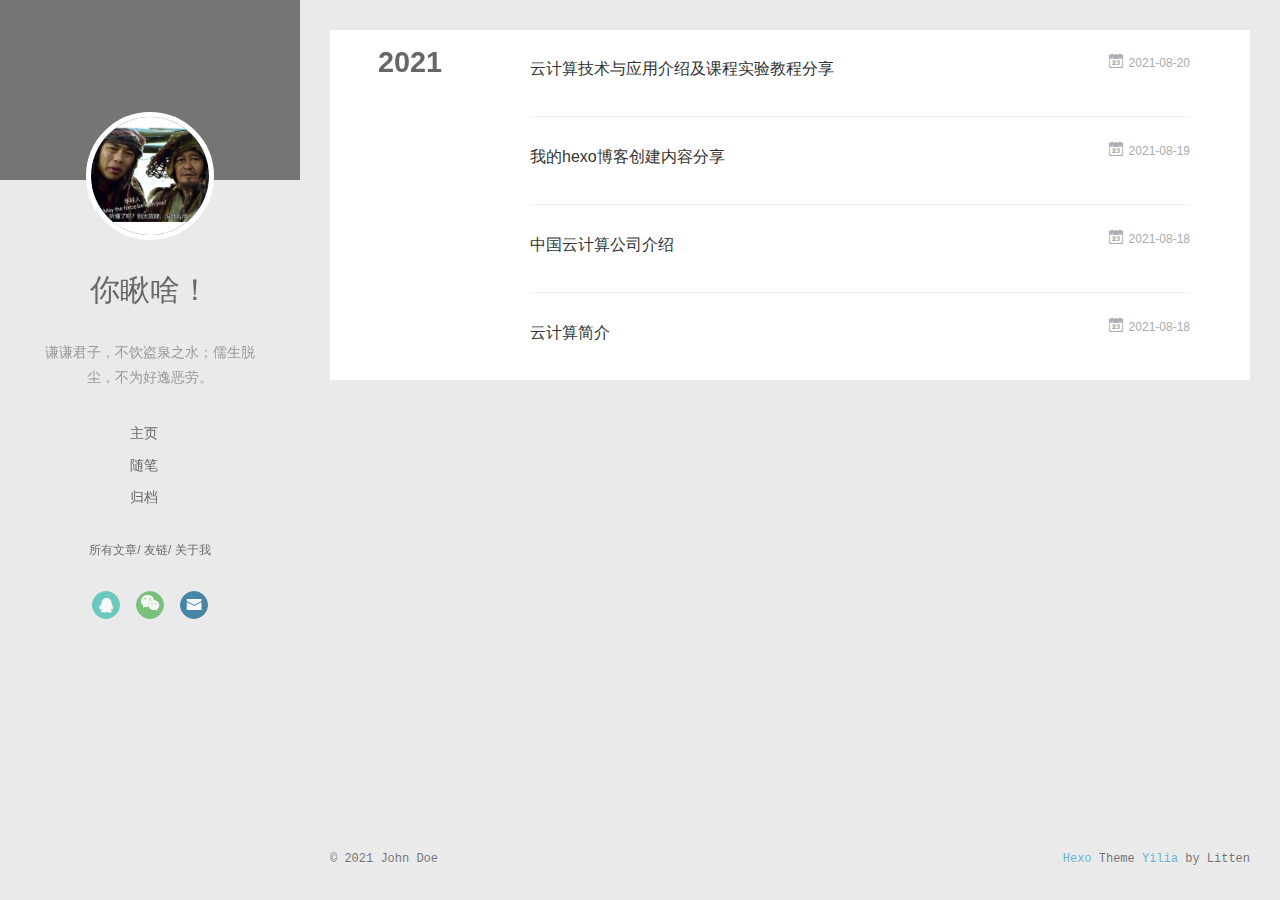
<file: archives/2021/08/index.html>
<!DOCTYPE html>
<html>
<head>
  <meta charset="utf-8">
  
  <meta name="renderer" content="webkit">
  <meta http-equiv="X-UA-Compatible" content="IE=edge" >
  <link rel="dns-prefetch" href="http://example.com">
  <title>Archives: 2021/8 | Hexo</title>
  <meta name="viewport" content="width=device-width, initial-scale=1, maximum-scale=1">
  <meta property="og:type" content="website">
<meta property="og:title" content="Hexo">
<meta property="og:url" content="http://example.com/archives/2021/08/index.html">
<meta property="og:site_name" content="Hexo">
<meta property="og:locale" content="en_US">
<meta property="article:author" content="John Doe">
<meta name="twitter:card" content="summary">
  
    <link rel="alternative" href="/atom.xml" title="Hexo" type="application/atom+xml">
  
  
    <link rel="icon" href="/img/1629434192005.jpg">
  
  <link rel="stylesheet" type="text/css" href="/./main.0cf68a.css">
  <style type="text/css">
  
    #container.show {
      background: linear-gradient(200deg,#a0cfe4,#e8c37e);
    }
  </style>
  

  

<meta name="generator" content="Hexo 5.4.0"></head>

<body>
  <div id="container" q-class="show:isCtnShow">
    <canvas id="anm-canvas" class="anm-canvas"></canvas>
    <div class="left-col" q-class="show:isShow">
      
<div class="overlay" style="background: rgba(0,0,0,0.5)"></div>
<div class="intrude-less">
	<header id="header" class="inner">
		<a href="/" class="profilepic">
			<img src="/assets/1629279218496.jpg" class="js-avatar">
		</a>
		<hgroup>
		  <h1 class="header-author"><a href="/">你瞅啥！</a></h1>
		</hgroup>
		
		<p class="header-subtitle">谦谦君子，不饮盗泉之水；儒生脱尘，不为好逸恶劳。</p>
		

		<nav class="header-menu">
			<ul>
			
				<li><a href="/">主页</a></li>
	        
				<li><a href="/tags/%E9%9A%8F%E7%AC%94/">随笔</a></li>
	        
				<li><a href="/archives/index.html">归档</a></li>
	        
			</ul>
		</nav>
		<nav class="header-smart-menu">
    		
    			
    			<a q-on="click: openSlider(e, 'innerArchive')" href="javascript:void(0)">所有文章</a>
    			
            
    			
    			<a q-on="click: openSlider(e, 'friends')" href="javascript:void(0)">友链</a>
    			
            
    			
    			<a q-on="click: openSlider(e, 'aboutme')" href="javascript:void(0)">关于我</a>
    			
            
		</nav>
		<nav class="header-nav">
			<div class="social">
				
					<a class="qq" target="_blank" href="/assets/1629279424625.png" title="qq"><i class="icon-qq"></i></a>
		        
					<a class="weixin" target="_blank" href="/assets/1629279218506.png" title="weixin"><i class="icon-weixin"></i></a>
		        
					<a class="mail" target="_blank" href="mailto:1055482238@qq.com" title="mail"><i class="icon-mail"></i></a>
		        
			</div>
<!-- 网易云音乐插件 -->

	<div style="position:absolute; bottom:120px left:auto; width:85%">
		<iframe frameborder="no" border="0" marginwidth="0" marginheight="0" width=240 height=52 src="//music.163.com/outchain/player?type=2&id=1855555967&auto=0&height=32"></iframe>
	</div>


		</nav>
	</header>		
</div>


    </div>
    <div class="mid-col" q-class="show:isShow,hide:isShow|isFalse">
      
<nav id="mobile-nav">
  	<div class="overlay js-overlay" style="background: rgba(0,0,0,0.5)"></div>
	<div class="btnctn js-mobile-btnctn">
  		<div class="slider-trigger list" q-on="click: openSlider(e)"><i class="icon icon-sort"></i></div>
	</div>
	<div class="intrude-less">
		<header id="header" class="inner">
			<div class="profilepic">
				<img src="/assets/1629279218496.jpg" class="js-avatar">
			</div>
			<hgroup>
			  <h1 class="header-author js-header-author">你瞅啥！</h1>
			</hgroup>
			
			<p class="header-subtitle"><i class="icon icon-quo-left"></i>谦谦君子，不饮盗泉之水；儒生脱尘，不为好逸恶劳。<i class="icon icon-quo-right"></i></p>
			
			
			
				
			
				
			
				
			
			
			
			<nav class="header-nav">
				<div class="social">
					
						<a class="qq" target="_blank" href="/assets/1629279424625.png" title="qq"><i class="icon-qq"></i></a>
			        
						<a class="weixin" target="_blank" href="/assets/1629279218506.png" title="weixin"><i class="icon-weixin"></i></a>
			        
						<a class="mail" target="_blank" href="mailto:1055482238@qq.com" title="mail"><i class="icon-mail"></i></a>
			        
				</div>
			</nav>

			<nav class="header-menu js-header-menu">
				<ul style="width: 70%">
				
				
					<li style="width: 33.333333333333336%"><a href="/">主页</a></li>
		        
					<li style="width: 33.333333333333336%"><a href="/tags/%E9%9A%8F%E7%AC%94/">随笔</a></li>
		        
					<li style="width: 33.333333333333336%"><a href="/archives/index.html">归档</a></li>
		        
				</ul>
			</nav>
		</header>				
	</div>
	<div class="mobile-mask" style="display:none" q-show="isShow"></div>
</nav>

      <div id="wrapper" class="body-wrap">
        <div class="menu-l">
          <div class="canvas-wrap">
            <canvas data-colors="#eaeaea" data-sectionHeight="100" data-contentId="js-content" id="myCanvas1" class="anm-canvas"></canvas>
          </div>
          <div id="js-content" class="content-ll">
            
  
  
    
    
      
      
      <section class="archives-wrap">
        <div class="archive-year-wrap">
          <a href="/archives/2021" class="archive-year">2021</a>
        </div>
        <div class="archives">
    
    <article class="archive-article archive-type-post">
  <div class="archive-article-inner">
    <header class="archive-article-header">
      	<div class="article-meta">
	      	<a href="/2021/08/20/%E4%BA%91%E8%AE%A1%E7%AE%97%E6%8A%80%E6%9C%AF%E4%B8%8E%E5%BA%94%E7%94%A8%E4%BB%8B%E7%BB%8D%E5%8F%8A%E8%AF%BE%E7%A8%8B%E5%AE%9E%E9%AA%8C%E6%95%99%E7%A8%8B%E5%88%86%E4%BA%AB/" class="archive-article-date">
  	<time datetime="2021-08-20T02:18:38.000Z" itemprop="datePublished"><i class="icon-calendar icon"></i>2021-08-20</time>
</a>
        </div>
    	 
  
    <h1 itemprop="name">
      <a class="archive-article-title" href="/2021/08/20/%E4%BA%91%E8%AE%A1%E7%AE%97%E6%8A%80%E6%9C%AF%E4%B8%8E%E5%BA%94%E7%94%A8%E4%BB%8B%E7%BB%8D%E5%8F%8A%E8%AF%BE%E7%A8%8B%E5%AE%9E%E9%AA%8C%E6%95%99%E7%A8%8B%E5%88%86%E4%BA%AB/">云计算技术与应用介绍及课程实验教程分享</a>
    </h1>
  

        <div class="article-info info-on-right">
          
          

        </div>
        <div class="clearfix"></div>
    </header>
  </div>
</article>
  
    
    
    <article class="archive-article archive-type-post">
  <div class="archive-article-inner">
    <header class="archive-article-header">
      	<div class="article-meta">
	      	<a href="/2021/08/19/%E6%88%91%E7%9A%84hexo%E5%8D%9A%E5%AE%A2%E5%88%9B%E5%BB%BA%E5%86%85%E5%AE%B9%E5%88%86%E4%BA%AB/" class="archive-article-date">
  	<time datetime="2021-08-18T16:00:00.000Z" itemprop="datePublished"><i class="icon-calendar icon"></i>2021-08-19</time>
</a>
        </div>
    	 
  
    <h1 itemprop="name">
      <a class="archive-article-title" href="/2021/08/19/%E6%88%91%E7%9A%84hexo%E5%8D%9A%E5%AE%A2%E5%88%9B%E5%BB%BA%E5%86%85%E5%AE%B9%E5%88%86%E4%BA%AB/">我的hexo博客创建内容分享</a>
    </h1>
  

        <div class="article-info info-on-right">
          
          

        </div>
        <div class="clearfix"></div>
    </header>
  </div>
</article>
  
    
    
    <article class="archive-article archive-type-post">
  <div class="archive-article-inner">
    <header class="archive-article-header">
      	<div class="article-meta">
	      	<a href="/2021/08/18/%E4%B8%AD%E5%9B%BD%E4%BA%91%E8%AE%A1%E7%AE%97%E5%85%AC%E5%8F%B8%E4%BB%8B%E7%BB%8D/" class="archive-article-date">
  	<time datetime="2021-08-18T06:41:02.000Z" itemprop="datePublished"><i class="icon-calendar icon"></i>2021-08-18</time>
</a>
        </div>
    	 
  
    <h1 itemprop="name">
      <a class="archive-article-title" href="/2021/08/18/%E4%B8%AD%E5%9B%BD%E4%BA%91%E8%AE%A1%E7%AE%97%E5%85%AC%E5%8F%B8%E4%BB%8B%E7%BB%8D/">中国云计算公司介绍</a>
    </h1>
  

        <div class="article-info info-on-right">
          
          

        </div>
        <div class="clearfix"></div>
    </header>
  </div>
</article>
  
    
    
    <article class="archive-article archive-type-post">
  <div class="archive-article-inner">
    <header class="archive-article-header">
      	<div class="article-meta">
	      	<a href="/2021/08/18/%E4%BA%91%E8%AE%A1%E7%AE%97%E7%AE%80%E4%BB%8B/" class="archive-article-date">
  	<time datetime="2021-08-18T05:59:34.000Z" itemprop="datePublished"><i class="icon-calendar icon"></i>2021-08-18</time>
</a>
        </div>
    	 
  
    <h1 itemprop="name">
      <a class="archive-article-title" href="/2021/08/18/%E4%BA%91%E8%AE%A1%E7%AE%97%E7%AE%80%E4%BB%8B/">云计算简介</a>
    </h1>
  

        <div class="article-info info-on-right">
          
          

        </div>
        <div class="clearfix"></div>
    </header>
  </div>
</article>
  
  
    </div></section>
  

    


          </div>
        </div>
      </div>
      <footer id="footer">
  <div class="outer">
    <div id="footer-info">
    	<div class="footer-left">
    		&copy; 2021 John Doe
    	</div>
      	<div class="footer-right">
      		<a href="http://hexo.io/" target="_blank">Hexo</a>  Theme <a href="https://github.com/litten/hexo-theme-yilia" target="_blank">Yilia</a> by Litten
      	</div>
    </div>
  </div>
</footer>
<!--页面点击小红心-->
<script type="text/javascript" src="/love.js"></script>
    </div>
    <script>
	var yiliaConfig = {
		mathjax: false,
		isHome: false,
		isPost: false,
		isArchive: true,
		isTag: false,
		isCategory: false,
		open_in_new: false,
		toc_hide_index: true,
		root: "/",
		innerArchive: true,
		showTags: false
	}
</script>

<script>!function(t){function n(e){if(r[e])return r[e].exports;var i=r[e]={exports:{},id:e,loaded:!1};return t[e].call(i.exports,i,i.exports,n),i.loaded=!0,i.exports}var r={};n.m=t,n.c=r,n.p="./",n(0)}([function(t,n,r){r(195),t.exports=r(191)},function(t,n,r){var e=r(3),i=r(52),o=r(27),u=r(28),c=r(53),f="prototype",a=function(t,n,r){var s,l,h,v,p=t&a.F,d=t&a.G,y=t&a.S,g=t&a.P,b=t&a.B,m=d?e:y?e[n]||(e[n]={}):(e[n]||{})[f],x=d?i:i[n]||(i[n]={}),w=x[f]||(x[f]={});d&&(r=n);for(s in r)l=!p&&m&&void 0!==m[s],h=(l?m:r)[s],v=b&&l?c(h,e):g&&"function"==typeof h?c(Function.call,h):h,m&&u(m,s,h,t&a.U),x[s]!=h&&o(x,s,v),g&&w[s]!=h&&(w[s]=h)};e.core=i,a.F=1,a.G=2,a.S=4,a.P=8,a.B=16,a.W=32,a.U=64,a.R=128,t.exports=a},function(t,n,r){var e=r(6);t.exports=function(t){if(!e(t))throw TypeError(t+" is not an object!");return t}},function(t,n){var r=t.exports="undefined"!=typeof window&&window.Math==Math?window:"undefined"!=typeof self&&self.Math==Math?self:Function("return this")();"number"==typeof __g&&(__g=r)},function(t,n){t.exports=function(t){try{return!!t()}catch(t){return!0}}},function(t,n){var r=t.exports="undefined"!=typeof window&&window.Math==Math?window:"undefined"!=typeof self&&self.Math==Math?self:Function("return this")();"number"==typeof __g&&(__g=r)},function(t,n){t.exports=function(t){return"object"==typeof t?null!==t:"function"==typeof t}},function(t,n,r){var e=r(126)("wks"),i=r(76),o=r(3).Symbol,u="function"==typeof o;(t.exports=function(t){return e[t]||(e[t]=u&&o[t]||(u?o:i)("Symbol."+t))}).store=e},function(t,n){var r={}.hasOwnProperty;t.exports=function(t,n){return r.call(t,n)}},function(t,n,r){var e=r(94),i=r(33);t.exports=function(t){return e(i(t))}},function(t,n,r){t.exports=!r(4)(function(){return 7!=Object.defineProperty({},"a",{get:function(){return 7}}).a})},function(t,n,r){var e=r(2),i=r(167),o=r(50),u=Object.defineProperty;n.f=r(10)?Object.defineProperty:function(t,n,r){if(e(t),n=o(n,!0),e(r),i)try{return u(t,n,r)}catch(t){}if("get"in r||"set"in r)throw TypeError("Accessors not supported!");return"value"in r&&(t[n]=r.value),t}},function(t,n,r){t.exports=!r(18)(function(){return 7!=Object.defineProperty({},"a",{get:function(){return 7}}).a})},function(t,n,r){var e=r(14),i=r(22);t.exports=r(12)?function(t,n,r){return e.f(t,n,i(1,r))}:function(t,n,r){return t[n]=r,t}},function(t,n,r){var e=r(20),i=r(58),o=r(42),u=Object.defineProperty;n.f=r(12)?Object.defineProperty:function(t,n,r){if(e(t),n=o(n,!0),e(r),i)try{return u(t,n,r)}catch(t){}if("get"in r||"set"in r)throw TypeError("Accessors not supported!");return"value"in r&&(t[n]=r.value),t}},function(t,n,r){var e=r(40)("wks"),i=r(23),o=r(5).Symbol,u="function"==typeof o;(t.exports=function(t){return e[t]||(e[t]=u&&o[t]||(u?o:i)("Symbol."+t))}).store=e},function(t,n,r){var e=r(67),i=Math.min;t.exports=function(t){return t>0?i(e(t),9007199254740991):0}},function(t,n,r){var e=r(46);t.exports=function(t){return Object(e(t))}},function(t,n){t.exports=function(t){try{return!!t()}catch(t){return!0}}},function(t,n,r){var e=r(63),i=r(34);t.exports=Object.keys||function(t){return e(t,i)}},function(t,n,r){var e=r(21);t.exports=function(t){if(!e(t))throw TypeError(t+" is not an object!");return t}},function(t,n){t.exports=function(t){return"object"==typeof t?null!==t:"function"==typeof t}},function(t,n){t.exports=function(t,n){return{enumerable:!(1&t),configurable:!(2&t),writable:!(4&t),value:n}}},function(t,n){var r=0,e=Math.random();t.exports=function(t){return"Symbol(".concat(void 0===t?"":t,")_",(++r+e).toString(36))}},function(t,n){var r={}.hasOwnProperty;t.exports=function(t,n){return r.call(t,n)}},function(t,n){var r=t.exports={version:"2.4.0"};"number"==typeof __e&&(__e=r)},function(t,n){t.exports=function(t){if("function"!=typeof t)throw TypeError(t+" is not a function!");return t}},function(t,n,r){var e=r(11),i=r(66);t.exports=r(10)?function(t,n,r){return e.f(t,n,i(1,r))}:function(t,n,r){return t[n]=r,t}},function(t,n,r){var e=r(3),i=r(27),o=r(24),u=r(76)("src"),c="toString",f=Function[c],a=(""+f).split(c);r(52).inspectSource=function(t){return f.call(t)},(t.exports=function(t,n,r,c){var f="function"==typeof r;f&&(o(r,"name")||i(r,"name",n)),t[n]!==r&&(f&&(o(r,u)||i(r,u,t[n]?""+t[n]:a.join(String(n)))),t===e?t[n]=r:c?t[n]?t[n]=r:i(t,n,r):(delete t[n],i(t,n,r)))})(Function.prototype,c,function(){return"function"==typeof this&&this[u]||f.call(this)})},function(t,n,r){var e=r(1),i=r(4),o=r(46),u=function(t,n,r,e){var i=String(o(t)),u="<"+n;return""!==r&&(u+=" "+r+'="'+String(e).replace(/"/g,"&quot;")+'"'),u+">"+i+"</"+n+">"};t.exports=function(t,n){var r={};r[t]=n(u),e(e.P+e.F*i(function(){var n=""[t]('"');return n!==n.toLowerCase()||n.split('"').length>3}),"String",r)}},function(t,n,r){var e=r(115),i=r(46);t.exports=function(t){return e(i(t))}},function(t,n,r){var e=r(116),i=r(66),o=r(30),u=r(50),c=r(24),f=r(167),a=Object.getOwnPropertyDescriptor;n.f=r(10)?a:function(t,n){if(t=o(t),n=u(n,!0),f)try{return a(t,n)}catch(t){}if(c(t,n))return i(!e.f.call(t,n),t[n])}},function(t,n,r){var e=r(24),i=r(17),o=r(145)("IE_PROTO"),u=Object.prototype;t.exports=Object.getPrototypeOf||function(t){return t=i(t),e(t,o)?t[o]:"function"==typeof t.constructor&&t instanceof t.constructor?t.constructor.prototype:t instanceof Object?u:null}},function(t,n){t.exports=function(t){if(void 0==t)throw TypeError("Can't call method on  "+t);return t}},function(t,n){t.exports="constructor,hasOwnProperty,isPrototypeOf,propertyIsEnumerable,toLocaleString,toString,valueOf".split(",")},function(t,n){t.exports={}},function(t,n){t.exports=!0},function(t,n){n.f={}.propertyIsEnumerable},function(t,n,r){var e=r(14).f,i=r(8),o=r(15)("toStringTag");t.exports=function(t,n,r){t&&!i(t=r?t:t.prototype,o)&&e(t,o,{configurable:!0,value:n})}},function(t,n,r){var e=r(40)("keys"),i=r(23);t.exports=function(t){return e[t]||(e[t]=i(t))}},function(t,n,r){var e=r(5),i="__core-js_shared__",o=e[i]||(e[i]={});t.exports=function(t){return o[t]||(o[t]={})}},function(t,n){var r=Math.ceil,e=Math.floor;t.exports=function(t){return isNaN(t=+t)?0:(t>0?e:r)(t)}},function(t,n,r){var e=r(21);t.exports=function(t,n){if(!e(t))return t;var r,i;if(n&&"function"==typeof(r=t.toString)&&!e(i=r.call(t)))return i;if("function"==typeof(r=t.valueOf)&&!e(i=r.call(t)))return i;if(!n&&"function"==typeof(r=t.toString)&&!e(i=r.call(t)))return i;throw TypeError("Can't convert object to primitive value")}},function(t,n,r){var e=r(5),i=r(25),o=r(36),u=r(44),c=r(14).f;t.exports=function(t){var n=i.Symbol||(i.Symbol=o?{}:e.Symbol||{});"_"==t.charAt(0)||t in n||c(n,t,{value:u.f(t)})}},function(t,n,r){n.f=r(15)},function(t,n){var r={}.toString;t.exports=function(t){return r.call(t).slice(8,-1)}},function(t,n){t.exports=function(t){if(void 0==t)throw TypeError("Can't call method on  "+t);return t}},function(t,n,r){var e=r(4);t.exports=function(t,n){return!!t&&e(function(){n?t.call(null,function(){},1):t.call(null)})}},function(t,n,r){var e=r(53),i=r(115),o=r(17),u=r(16),c=r(203);t.exports=function(t,n){var r=1==t,f=2==t,a=3==t,s=4==t,l=6==t,h=5==t||l,v=n||c;return function(n,c,p){for(var d,y,g=o(n),b=i(g),m=e(c,p,3),x=u(b.length),w=0,S=r?v(n,x):f?v(n,0):void 0;x>w;w++)if((h||w in b)&&(d=b[w],y=m(d,w,g),t))if(r)S[w]=y;else if(y)switch(t){case 3:return!0;case 5:return d;case 6:return w;case 2:S.push(d)}else if(s)return!1;return l?-1:a||s?s:S}}},function(t,n,r){var e=r(1),i=r(52),o=r(4);t.exports=function(t,n){var r=(i.Object||{})[t]||Object[t],u={};u[t]=n(r),e(e.S+e.F*o(function(){r(1)}),"Object",u)}},function(t,n,r){var e=r(6);t.exports=function(t,n){if(!e(t))return t;var r,i;if(n&&"function"==typeof(r=t.toString)&&!e(i=r.call(t)))return i;if("function"==typeof(r=t.valueOf)&&!e(i=r.call(t)))return i;if(!n&&"function"==typeof(r=t.toString)&&!e(i=r.call(t)))return i;throw TypeError("Can't convert object to primitive value")}},function(t,n,r){var e=r(5),i=r(25),o=r(91),u=r(13),c="prototype",f=function(t,n,r){var a,s,l,h=t&f.F,v=t&f.G,p=t&f.S,d=t&f.P,y=t&f.B,g=t&f.W,b=v?i:i[n]||(i[n]={}),m=b[c],x=v?e:p?e[n]:(e[n]||{})[c];v&&(r=n);for(a in r)(s=!h&&x&&void 0!==x[a])&&a in b||(l=s?x[a]:r[a],b[a]=v&&"function"!=typeof x[a]?r[a]:y&&s?o(l,e):g&&x[a]==l?function(t){var n=function(n,r,e){if(this instanceof t){switch(arguments.length){case 0:return new t;case 1:return new t(n);case 2:return new t(n,r)}return new t(n,r,e)}return t.apply(this,arguments)};return n[c]=t[c],n}(l):d&&"function"==typeof l?o(Function.call,l):l,d&&((b.virtual||(b.virtual={}))[a]=l,t&f.R&&m&&!m[a]&&u(m,a,l)))};f.F=1,f.G=2,f.S=4,f.P=8,f.B=16,f.W=32,f.U=64,f.R=128,t.exports=f},function(t,n){var r=t.exports={version:"2.4.0"};"number"==typeof __e&&(__e=r)},function(t,n,r){var e=r(26);t.exports=function(t,n,r){if(e(t),void 0===n)return t;switch(r){case 1:return function(r){return t.call(n,r)};case 2:return function(r,e){return t.call(n,r,e)};case 3:return function(r,e,i){return t.call(n,r,e,i)}}return function(){return t.apply(n,arguments)}}},function(t,n,r){var e=r(183),i=r(1),o=r(126)("metadata"),u=o.store||(o.store=new(r(186))),c=function(t,n,r){var i=u.get(t);if(!i){if(!r)return;u.set(t,i=new e)}var o=i.get(n);if(!o){if(!r)return;i.set(n,o=new e)}return o},f=function(t,n,r){var e=c(n,r,!1);return void 0!==e&&e.has(t)},a=function(t,n,r){var e=c(n,r,!1);return void 0===e?void 0:e.get(t)},s=function(t,n,r,e){c(r,e,!0).set(t,n)},l=function(t,n){var r=c(t,n,!1),e=[];return r&&r.forEach(function(t,n){e.push(n)}),e},h=function(t){return void 0===t||"symbol"==typeof t?t:String(t)},v=function(t){i(i.S,"Reflect",t)};t.exports={store:u,map:c,has:f,get:a,set:s,keys:l,key:h,exp:v}},function(t,n,r){"use strict";if(r(10)){var e=r(69),i=r(3),o=r(4),u=r(1),c=r(127),f=r(152),a=r(53),s=r(68),l=r(66),h=r(27),v=r(73),p=r(67),d=r(16),y=r(75),g=r(50),b=r(24),m=r(180),x=r(114),w=r(6),S=r(17),_=r(137),O=r(70),E=r(32),P=r(71).f,j=r(154),F=r(76),M=r(7),A=r(48),N=r(117),T=r(146),I=r(155),k=r(80),L=r(123),R=r(74),C=r(130),D=r(160),U=r(11),W=r(31),G=U.f,B=W.f,V=i.RangeError,z=i.TypeError,q=i.Uint8Array,K="ArrayBuffer",J="Shared"+K,Y="BYTES_PER_ELEMENT",H="prototype",$=Array[H],X=f.ArrayBuffer,Q=f.DataView,Z=A(0),tt=A(2),nt=A(3),rt=A(4),et=A(5),it=A(6),ot=N(!0),ut=N(!1),ct=I.values,ft=I.keys,at=I.entries,st=$.lastIndexOf,lt=$.reduce,ht=$.reduceRight,vt=$.join,pt=$.sort,dt=$.slice,yt=$.toString,gt=$.toLocaleString,bt=M("iterator"),mt=M("toStringTag"),xt=F("typed_constructor"),wt=F("def_constructor"),St=c.CONSTR,_t=c.TYPED,Ot=c.VIEW,Et="Wrong length!",Pt=A(1,function(t,n){return Tt(T(t,t[wt]),n)}),jt=o(function(){return 1===new q(new Uint16Array([1]).buffer)[0]}),Ft=!!q&&!!q[H].set&&o(function(){new q(1).set({})}),Mt=function(t,n){if(void 0===t)throw z(Et);var r=+t,e=d(t);if(n&&!m(r,e))throw V(Et);return e},At=function(t,n){var r=p(t);if(r<0||r%n)throw V("Wrong offset!");return r},Nt=function(t){if(w(t)&&_t in t)return t;throw z(t+" is not a typed array!")},Tt=function(t,n){if(!(w(t)&&xt in t))throw z("It is not a typed array constructor!");return new t(n)},It=function(t,n){return kt(T(t,t[wt]),n)},kt=function(t,n){for(var r=0,e=n.length,i=Tt(t,e);e>r;)i[r]=n[r++];return i},Lt=function(t,n,r){G(t,n,{get:function(){return this._d[r]}})},Rt=function(t){var n,r,e,i,o,u,c=S(t),f=arguments.length,s=f>1?arguments[1]:void 0,l=void 0!==s,h=j(c);if(void 0!=h&&!_(h)){for(u=h.call(c),e=[],n=0;!(o=u.next()).done;n++)e.push(o.value);c=e}for(l&&f>2&&(s=a(s,arguments[2],2)),n=0,r=d(c.length),i=Tt(this,r);r>n;n++)i[n]=l?s(c[n],n):c[n];return i},Ct=function(){for(var t=0,n=arguments.length,r=Tt(this,n);n>t;)r[t]=arguments[t++];return r},Dt=!!q&&o(function(){gt.call(new q(1))}),Ut=function(){return gt.apply(Dt?dt.call(Nt(this)):Nt(this),arguments)},Wt={copyWithin:function(t,n){return D.call(Nt(this),t,n,arguments.length>2?arguments[2]:void 0)},every:function(t){return rt(Nt(this),t,arguments.length>1?arguments[1]:void 0)},fill:function(t){return C.apply(Nt(this),arguments)},filter:function(t){return It(this,tt(Nt(this),t,arguments.length>1?arguments[1]:void 0))},find:function(t){return et(Nt(this),t,arguments.length>1?arguments[1]:void 0)},findIndex:function(t){return it(Nt(this),t,arguments.length>1?arguments[1]:void 0)},forEach:function(t){Z(Nt(this),t,arguments.length>1?arguments[1]:void 0)},indexOf:function(t){return ut(Nt(this),t,arguments.length>1?arguments[1]:void 0)},includes:function(t){return ot(Nt(this),t,arguments.length>1?arguments[1]:void 0)},join:function(t){return vt.apply(Nt(this),arguments)},lastIndexOf:function(t){return st.apply(Nt(this),arguments)},map:function(t){return Pt(Nt(this),t,arguments.length>1?arguments[1]:void 0)},reduce:function(t){return lt.apply(Nt(this),arguments)},reduceRight:function(t){return ht.apply(Nt(this),arguments)},reverse:function(){for(var t,n=this,r=Nt(n).length,e=Math.floor(r/2),i=0;i<e;)t=n[i],n[i++]=n[--r],n[r]=t;return n},some:function(t){return nt(Nt(this),t,arguments.length>1?arguments[1]:void 0)},sort:function(t){return pt.call(Nt(this),t)},subarray:function(t,n){var r=Nt(this),e=r.length,i=y(t,e);return new(T(r,r[wt]))(r.buffer,r.byteOffset+i*r.BYTES_PER_ELEMENT,d((void 0===n?e:y(n,e))-i))}},Gt=function(t,n){return It(this,dt.call(Nt(this),t,n))},Bt=function(t){Nt(this);var n=At(arguments[1],1),r=this.length,e=S(t),i=d(e.length),o=0;if(i+n>r)throw V(Et);for(;o<i;)this[n+o]=e[o++]},Vt={entries:function(){return at.call(Nt(this))},keys:function(){return ft.call(Nt(this))},values:function(){return ct.call(Nt(this))}},zt=function(t,n){return w(t)&&t[_t]&&"symbol"!=typeof n&&n in t&&String(+n)==String(n)},qt=function(t,n){return zt(t,n=g(n,!0))?l(2,t[n]):B(t,n)},Kt=function(t,n,r){return!(zt(t,n=g(n,!0))&&w(r)&&b(r,"value"))||b(r,"get")||b(r,"set")||r.configurable||b(r,"writable")&&!r.writable||b(r,"enumerable")&&!r.enumerable?G(t,n,r):(t[n]=r.value,t)};St||(W.f=qt,U.f=Kt),u(u.S+u.F*!St,"Object",{getOwnPropertyDescriptor:qt,defineProperty:Kt}),o(function(){yt.call({})})&&(yt=gt=function(){return vt.call(this)});var Jt=v({},Wt);v(Jt,Vt),h(Jt,bt,Vt.values),v(Jt,{slice:Gt,set:Bt,constructor:function(){},toString:yt,toLocaleString:Ut}),Lt(Jt,"buffer","b"),Lt(Jt,"byteOffset","o"),Lt(Jt,"byteLength","l"),Lt(Jt,"length","e"),G(Jt,mt,{get:function(){return this[_t]}}),t.exports=function(t,n,r,f){f=!!f;var a=t+(f?"Clamped":"")+"Array",l="Uint8Array"!=a,v="get"+t,p="set"+t,y=i[a],g=y||{},b=y&&E(y),m=!y||!c.ABV,S={},_=y&&y[H],j=function(t,r){var e=t._d;return e.v[v](r*n+e.o,jt)},F=function(t,r,e){var i=t._d;f&&(e=(e=Math.round(e))<0?0:e>255?255:255&e),i.v[p](r*n+i.o,e,jt)},M=function(t,n){G(t,n,{get:function(){return j(this,n)},set:function(t){return F(this,n,t)},enumerable:!0})};m?(y=r(function(t,r,e,i){s(t,y,a,"_d");var o,u,c,f,l=0,v=0;if(w(r)){if(!(r instanceof X||(f=x(r))==K||f==J))return _t in r?kt(y,r):Rt.call(y,r);o=r,v=At(e,n);var p=r.byteLength;if(void 0===i){if(p%n)throw V(Et);if((u=p-v)<0)throw V(Et)}else if((u=d(i)*n)+v>p)throw V(Et);c=u/n}else c=Mt(r,!0),u=c*n,o=new X(u);for(h(t,"_d",{b:o,o:v,l:u,e:c,v:new Q(o)});l<c;)M(t,l++)}),_=y[H]=O(Jt),h(_,"constructor",y)):L(function(t){new y(null),new y(t)},!0)||(y=r(function(t,r,e,i){s(t,y,a);var o;return w(r)?r instanceof X||(o=x(r))==K||o==J?void 0!==i?new g(r,At(e,n),i):void 0!==e?new g(r,At(e,n)):new g(r):_t in r?kt(y,r):Rt.call(y,r):new g(Mt(r,l))}),Z(b!==Function.prototype?P(g).concat(P(b)):P(g),function(t){t in y||h(y,t,g[t])}),y[H]=_,e||(_.constructor=y));var A=_[bt],N=!!A&&("values"==A.name||void 0==A.name),T=Vt.values;h(y,xt,!0),h(_,_t,a),h(_,Ot,!0),h(_,wt,y),(f?new y(1)[mt]==a:mt in _)||G(_,mt,{get:function(){return a}}),S[a]=y,u(u.G+u.W+u.F*(y!=g),S),u(u.S,a,{BYTES_PER_ELEMENT:n,from:Rt,of:Ct}),Y in _||h(_,Y,n),u(u.P,a,Wt),R(a),u(u.P+u.F*Ft,a,{set:Bt}),u(u.P+u.F*!N,a,Vt),u(u.P+u.F*(_.toString!=yt),a,{toString:yt}),u(u.P+u.F*o(function(){new y(1).slice()}),a,{slice:Gt}),u(u.P+u.F*(o(function(){return[1,2].toLocaleString()!=new y([1,2]).toLocaleString()})||!o(function(){_.toLocaleString.call([1,2])})),a,{toLocaleString:Ut}),k[a]=N?A:T,e||N||h(_,bt,T)}}else t.exports=function(){}},function(t,n){var r={}.toString;t.exports=function(t){return r.call(t).slice(8,-1)}},function(t,n,r){var e=r(21),i=r(5).document,o=e(i)&&e(i.createElement);t.exports=function(t){return o?i.createElement(t):{}}},function(t,n,r){t.exports=!r(12)&&!r(18)(function(){return 7!=Object.defineProperty(r(57)("div"),"a",{get:function(){return 7}}).a})},function(t,n,r){"use strict";var e=r(36),i=r(51),o=r(64),u=r(13),c=r(8),f=r(35),a=r(96),s=r(38),l=r(103),h=r(15)("iterator"),v=!([].keys&&"next"in[].keys()),p="keys",d="values",y=function(){return this};t.exports=function(t,n,r,g,b,m,x){a(r,n,g);var w,S,_,O=function(t){if(!v&&t in F)return F[t];switch(t){case p:case d:return function(){return new r(this,t)}}return function(){return new r(this,t)}},E=n+" Iterator",P=b==d,j=!1,F=t.prototype,M=F[h]||F["@@iterator"]||b&&F[b],A=M||O(b),N=b?P?O("entries"):A:void 0,T="Array"==n?F.entries||M:M;if(T&&(_=l(T.call(new t)))!==Object.prototype&&(s(_,E,!0),e||c(_,h)||u(_,h,y)),P&&M&&M.name!==d&&(j=!0,A=function(){return M.call(this)}),e&&!x||!v&&!j&&F[h]||u(F,h,A),f[n]=A,f[E]=y,b)if(w={values:P?A:O(d),keys:m?A:O(p),entries:N},x)for(S in w)S in F||o(F,S,w[S]);else i(i.P+i.F*(v||j),n,w);return w}},function(t,n,r){var e=r(20),i=r(100),o=r(34),u=r(39)("IE_PROTO"),c=function(){},f="prototype",a=function(){var t,n=r(57)("iframe"),e=o.length;for(n.style.display="none",r(93).appendChild(n),n.src="javascript:",t=n.contentWindow.document,t.open(),t.write("<script>document.F=Object<\/script>"),t.close(),a=t.F;e--;)delete a[f][o[e]];return a()};t.exports=Object.create||function(t,n){var r;return null!==t?(c[f]=e(t),r=new c,c[f]=null,r[u]=t):r=a(),void 0===n?r:i(r,n)}},function(t,n,r){var e=r(63),i=r(34).concat("length","prototype");n.f=Object.getOwnPropertyNames||function(t){return e(t,i)}},function(t,n){n.f=Object.getOwnPropertySymbols},function(t,n,r){var e=r(8),i=r(9),o=r(90)(!1),u=r(39)("IE_PROTO");t.exports=function(t,n){var r,c=i(t),f=0,a=[];for(r in c)r!=u&&e(c,r)&&a.push(r);for(;n.length>f;)e(c,r=n[f++])&&(~o(a,r)||a.push(r));return a}},function(t,n,r){t.exports=r(13)},function(t,n,r){var e=r(76)("meta"),i=r(6),o=r(24),u=r(11).f,c=0,f=Object.isExtensible||function(){return!0},a=!r(4)(function(){return f(Object.preventExtensions({}))}),s=function(t){u(t,e,{value:{i:"O"+ ++c,w:{}}})},l=function(t,n){if(!i(t))return"symbol"==typeof t?t:("string"==typeof t?"S":"P")+t;if(!o(t,e)){if(!f(t))return"F";if(!n)return"E";s(t)}return t[e].i},h=function(t,n){if(!o(t,e)){if(!f(t))return!0;if(!n)return!1;s(t)}return t[e].w},v=function(t){return a&&p.NEED&&f(t)&&!o(t,e)&&s(t),t},p=t.exports={KEY:e,NEED:!1,fastKey:l,getWeak:h,onFreeze:v}},function(t,n){t.exports=function(t,n){return{enumerable:!(1&t),configurable:!(2&t),writable:!(4&t),value:n}}},function(t,n){var r=Math.ceil,e=Math.floor;t.exports=function(t){return isNaN(t=+t)?0:(t>0?e:r)(t)}},function(t,n){t.exports=function(t,n,r,e){if(!(t instanceof n)||void 0!==e&&e in t)throw TypeError(r+": incorrect invocation!");return t}},function(t,n){t.exports=!1},function(t,n,r){var e=r(2),i=r(173),o=r(133),u=r(145)("IE_PROTO"),c=function(){},f="prototype",a=function(){var t,n=r(132)("iframe"),e=o.length;for(n.style.display="none",r(135).appendChild(n),n.src="javascript:",t=n.contentWindow.document,t.open(),t.write("<script>document.F=Object<\/script>"),t.close(),a=t.F;e--;)delete a[f][o[e]];return a()};t.exports=Object.create||function(t,n){var r;return null!==t?(c[f]=e(t),r=new c,c[f]=null,r[u]=t):r=a(),void 0===n?r:i(r,n)}},function(t,n,r){var e=r(175),i=r(133).concat("length","prototype");n.f=Object.getOwnPropertyNames||function(t){return e(t,i)}},function(t,n,r){var e=r(175),i=r(133);t.exports=Object.keys||function(t){return e(t,i)}},function(t,n,r){var e=r(28);t.exports=function(t,n,r){for(var i in n)e(t,i,n[i],r);return t}},function(t,n,r){"use strict";var e=r(3),i=r(11),o=r(10),u=r(7)("species");t.exports=function(t){var n=e[t];o&&n&&!n[u]&&i.f(n,u,{configurable:!0,get:function(){return this}})}},function(t,n,r){var e=r(67),i=Math.max,o=Math.min;t.exports=function(t,n){return t=e(t),t<0?i(t+n,0):o(t,n)}},function(t,n){var r=0,e=Math.random();t.exports=function(t){return"Symbol(".concat(void 0===t?"":t,")_",(++r+e).toString(36))}},function(t,n,r){var e=r(33);t.exports=function(t){return Object(e(t))}},function(t,n,r){var e=r(7)("unscopables"),i=Array.prototype;void 0==i[e]&&r(27)(i,e,{}),t.exports=function(t){i[e][t]=!0}},function(t,n,r){var e=r(53),i=r(169),o=r(137),u=r(2),c=r(16),f=r(154),a={},s={},n=t.exports=function(t,n,r,l,h){var v,p,d,y,g=h?function(){return t}:f(t),b=e(r,l,n?2:1),m=0;if("function"!=typeof g)throw TypeError(t+" is not iterable!");if(o(g)){for(v=c(t.length);v>m;m++)if((y=n?b(u(p=t[m])[0],p[1]):b(t[m]))===a||y===s)return y}else for(d=g.call(t);!(p=d.next()).done;)if((y=i(d,b,p.value,n))===a||y===s)return y};n.BREAK=a,n.RETURN=s},function(t,n){t.exports={}},function(t,n,r){var e=r(11).f,i=r(24),o=r(7)("toStringTag");t.exports=function(t,n,r){t&&!i(t=r?t:t.prototype,o)&&e(t,o,{configurable:!0,value:n})}},function(t,n,r){var e=r(1),i=r(46),o=r(4),u=r(150),c="["+u+"]",f="​",a=RegExp("^"+c+c+"*"),s=RegExp(c+c+"*$"),l=function(t,n,r){var i={},c=o(function(){return!!u[t]()||f[t]()!=f}),a=i[t]=c?n(h):u[t];r&&(i[r]=a),e(e.P+e.F*c,"String",i)},h=l.trim=function(t,n){return t=String(i(t)),1&n&&(t=t.replace(a,"")),2&n&&(t=t.replace(s,"")),t};t.exports=l},function(t,n,r){t.exports={default:r(86),__esModule:!0}},function(t,n,r){t.exports={default:r(87),__esModule:!0}},function(t,n,r){"use strict";function e(t){return t&&t.__esModule?t:{default:t}}n.__esModule=!0;var i=r(84),o=e(i),u=r(83),c=e(u),f="function"==typeof c.default&&"symbol"==typeof o.default?function(t){return typeof t}:function(t){return t&&"function"==typeof c.default&&t.constructor===c.default&&t!==c.default.prototype?"symbol":typeof t};n.default="function"==typeof c.default&&"symbol"===f(o.default)?function(t){return void 0===t?"undefined":f(t)}:function(t){return t&&"function"==typeof c.default&&t.constructor===c.default&&t!==c.default.prototype?"symbol":void 0===t?"undefined":f(t)}},function(t,n,r){r(110),r(108),r(111),r(112),t.exports=r(25).Symbol},function(t,n,r){r(109),r(113),t.exports=r(44).f("iterator")},function(t,n){t.exports=function(t){if("function"!=typeof t)throw TypeError(t+" is not a function!");return t}},function(t,n){t.exports=function(){}},function(t,n,r){var e=r(9),i=r(106),o=r(105);t.exports=function(t){return function(n,r,u){var c,f=e(n),a=i(f.length),s=o(u,a);if(t&&r!=r){for(;a>s;)if((c=f[s++])!=c)return!0}else for(;a>s;s++)if((t||s in f)&&f[s]===r)return t||s||0;return!t&&-1}}},function(t,n,r){var e=r(88);t.exports=function(t,n,r){if(e(t),void 0===n)return t;switch(r){case 1:return function(r){return t.call(n,r)};case 2:return function(r,e){return t.call(n,r,e)};case 3:return function(r,e,i){return t.call(n,r,e,i)}}return function(){return t.apply(n,arguments)}}},function(t,n,r){var e=r(19),i=r(62),o=r(37);t.exports=function(t){var n=e(t),r=i.f;if(r)for(var u,c=r(t),f=o.f,a=0;c.length>a;)f.call(t,u=c[a++])&&n.push(u);return n}},function(t,n,r){t.exports=r(5).document&&document.documentElement},function(t,n,r){var e=r(56);t.exports=Object("z").propertyIsEnumerable(0)?Object:function(t){return"String"==e(t)?t.split(""):Object(t)}},function(t,n,r){var e=r(56);t.exports=Array.isArray||function(t){return"Array"==e(t)}},function(t,n,r){"use strict";var e=r(60),i=r(22),o=r(38),u={};r(13)(u,r(15)("iterator"),function(){return this}),t.exports=function(t,n,r){t.prototype=e(u,{next:i(1,r)}),o(t,n+" Iterator")}},function(t,n){t.exports=function(t,n){return{value:n,done:!!t}}},function(t,n,r){var e=r(19),i=r(9);t.exports=function(t,n){for(var r,o=i(t),u=e(o),c=u.length,f=0;c>f;)if(o[r=u[f++]]===n)return r}},function(t,n,r){var e=r(23)("meta"),i=r(21),o=r(8),u=r(14).f,c=0,f=Object.isExtensible||function(){return!0},a=!r(18)(function(){return f(Object.preventExtensions({}))}),s=function(t){u(t,e,{value:{i:"O"+ ++c,w:{}}})},l=function(t,n){if(!i(t))return"symbol"==typeof t?t:("string"==typeof t?"S":"P")+t;if(!o(t,e)){if(!f(t))return"F";if(!n)return"E";s(t)}return t[e].i},h=function(t,n){if(!o(t,e)){if(!f(t))return!0;if(!n)return!1;s(t)}return t[e].w},v=function(t){return a&&p.NEED&&f(t)&&!o(t,e)&&s(t),t},p=t.exports={KEY:e,NEED:!1,fastKey:l,getWeak:h,onFreeze:v}},function(t,n,r){var e=r(14),i=r(20),o=r(19);t.exports=r(12)?Object.defineProperties:function(t,n){i(t);for(var r,u=o(n),c=u.length,f=0;c>f;)e.f(t,r=u[f++],n[r]);return t}},function(t,n,r){var e=r(37),i=r(22),o=r(9),u=r(42),c=r(8),f=r(58),a=Object.getOwnPropertyDescriptor;n.f=r(12)?a:function(t,n){if(t=o(t),n=u(n,!0),f)try{return a(t,n)}catch(t){}if(c(t,n))return i(!e.f.call(t,n),t[n])}},function(t,n,r){var e=r(9),i=r(61).f,o={}.toString,u="object"==typeof window&&window&&Object.getOwnPropertyNames?Object.getOwnPropertyNames(window):[],c=function(t){try{return i(t)}catch(t){return u.slice()}};t.exports.f=function(t){return u&&"[object Window]"==o.call(t)?c(t):i(e(t))}},function(t,n,r){var e=r(8),i=r(77),o=r(39)("IE_PROTO"),u=Object.prototype;t.exports=Object.getPrototypeOf||function(t){return t=i(t),e(t,o)?t[o]:"function"==typeof t.constructor&&t instanceof t.constructor?t.constructor.prototype:t instanceof Object?u:null}},function(t,n,r){var e=r(41),i=r(33);t.exports=function(t){return function(n,r){var o,u,c=String(i(n)),f=e(r),a=c.length;return f<0||f>=a?t?"":void 0:(o=c.charCodeAt(f),o<55296||o>56319||f+1===a||(u=c.charCodeAt(f+1))<56320||u>57343?t?c.charAt(f):o:t?c.slice(f,f+2):u-56320+(o-55296<<10)+65536)}}},function(t,n,r){var e=r(41),i=Math.max,o=Math.min;t.exports=function(t,n){return t=e(t),t<0?i(t+n,0):o(t,n)}},function(t,n,r){var e=r(41),i=Math.min;t.exports=function(t){return t>0?i(e(t),9007199254740991):0}},function(t,n,r){"use strict";var e=r(89),i=r(97),o=r(35),u=r(9);t.exports=r(59)(Array,"Array",function(t,n){this._t=u(t),this._i=0,this._k=n},function(){var t=this._t,n=this._k,r=this._i++;return!t||r>=t.length?(this._t=void 0,i(1)):"keys"==n?i(0,r):"values"==n?i(0,t[r]):i(0,[r,t[r]])},"values"),o.Arguments=o.Array,e("keys"),e("values"),e("entries")},function(t,n){},function(t,n,r){"use strict";var e=r(104)(!0);r(59)(String,"String",function(t){this._t=String(t),this._i=0},function(){var t,n=this._t,r=this._i;return r>=n.length?{value:void 0,done:!0}:(t=e(n,r),this._i+=t.length,{value:t,done:!1})})},function(t,n,r){"use strict";var e=r(5),i=r(8),o=r(12),u=r(51),c=r(64),f=r(99).KEY,a=r(18),s=r(40),l=r(38),h=r(23),v=r(15),p=r(44),d=r(43),y=r(98),g=r(92),b=r(95),m=r(20),x=r(9),w=r(42),S=r(22),_=r(60),O=r(102),E=r(101),P=r(14),j=r(19),F=E.f,M=P.f,A=O.f,N=e.Symbol,T=e.JSON,I=T&&T.stringify,k="prototype",L=v("_hidden"),R=v("toPrimitive"),C={}.propertyIsEnumerable,D=s("symbol-registry"),U=s("symbols"),W=s("op-symbols"),G=Object[k],B="function"==typeof N,V=e.QObject,z=!V||!V[k]||!V[k].findChild,q=o&&a(function(){return 7!=_(M({},"a",{get:function(){return M(this,"a",{value:7}).a}})).a})?function(t,n,r){var e=F(G,n);e&&delete G[n],M(t,n,r),e&&t!==G&&M(G,n,e)}:M,K=function(t){var n=U[t]=_(N[k]);return n._k=t,n},J=B&&"symbol"==typeof N.iterator?function(t){return"symbol"==typeof t}:function(t){return t instanceof N},Y=function(t,n,r){return t===G&&Y(W,n,r),m(t),n=w(n,!0),m(r),i(U,n)?(r.enumerable?(i(t,L)&&t[L][n]&&(t[L][n]=!1),r=_(r,{enumerable:S(0,!1)})):(i(t,L)||M(t,L,S(1,{})),t[L][n]=!0),q(t,n,r)):M(t,n,r)},H=function(t,n){m(t);for(var r,e=g(n=x(n)),i=0,o=e.length;o>i;)Y(t,r=e[i++],n[r]);return t},$=function(t,n){return void 0===n?_(t):H(_(t),n)},X=function(t){var n=C.call(this,t=w(t,!0));return!(this===G&&i(U,t)&&!i(W,t))&&(!(n||!i(this,t)||!i(U,t)||i(this,L)&&this[L][t])||n)},Q=function(t,n){if(t=x(t),n=w(n,!0),t!==G||!i(U,n)||i(W,n)){var r=F(t,n);return!r||!i(U,n)||i(t,L)&&t[L][n]||(r.enumerable=!0),r}},Z=function(t){for(var n,r=A(x(t)),e=[],o=0;r.length>o;)i(U,n=r[o++])||n==L||n==f||e.push(n);return e},tt=function(t){for(var n,r=t===G,e=A(r?W:x(t)),o=[],u=0;e.length>u;)!i(U,n=e[u++])||r&&!i(G,n)||o.push(U[n]);return o};B||(N=function(){if(this instanceof N)throw TypeError("Symbol is not a constructor!");var t=h(arguments.length>0?arguments[0]:void 0),n=function(r){this===G&&n.call(W,r),i(this,L)&&i(this[L],t)&&(this[L][t]=!1),q(this,t,S(1,r))};return o&&z&&q(G,t,{configurable:!0,set:n}),K(t)},c(N[k],"toString",function(){return this._k}),E.f=Q,P.f=Y,r(61).f=O.f=Z,r(37).f=X,r(62).f=tt,o&&!r(36)&&c(G,"propertyIsEnumerable",X,!0),p.f=function(t){return K(v(t))}),u(u.G+u.W+u.F*!B,{Symbol:N});for(var nt="hasInstance,isConcatSpreadable,iterator,match,replace,search,species,split,toPrimitive,toStringTag,unscopables".split(","),rt=0;nt.length>rt;)v(nt[rt++]);for(var nt=j(v.store),rt=0;nt.length>rt;)d(nt[rt++]);u(u.S+u.F*!B,"Symbol",{for:function(t){return i(D,t+="")?D[t]:D[t]=N(t)},keyFor:function(t){if(J(t))return y(D,t);throw TypeError(t+" is not a symbol!")},useSetter:function(){z=!0},useSimple:function(){z=!1}}),u(u.S+u.F*!B,"Object",{create:$,defineProperty:Y,defineProperties:H,getOwnPropertyDescriptor:Q,getOwnPropertyNames:Z,getOwnPropertySymbols:tt}),T&&u(u.S+u.F*(!B||a(function(){var t=N();return"[null]"!=I([t])||"{}"!=I({a:t})||"{}"!=I(Object(t))})),"JSON",{stringify:function(t){if(void 0!==t&&!J(t)){for(var n,r,e=[t],i=1;arguments.length>i;)e.push(arguments[i++]);return n=e[1],"function"==typeof n&&(r=n),!r&&b(n)||(n=function(t,n){if(r&&(n=r.call(this,t,n)),!J(n))return n}),e[1]=n,I.apply(T,e)}}}),N[k][R]||r(13)(N[k],R,N[k].valueOf),l(N,"Symbol"),l(Math,"Math",!0),l(e.JSON,"JSON",!0)},function(t,n,r){r(43)("asyncIterator")},function(t,n,r){r(43)("observable")},function(t,n,r){r(107);for(var e=r(5),i=r(13),o=r(35),u=r(15)("toStringTag"),c=["NodeList","DOMTokenList","MediaList","StyleSheetList","CSSRuleList"],f=0;f<5;f++){var a=c[f],s=e[a],l=s&&s.prototype;l&&!l[u]&&i(l,u,a),o[a]=o.Array}},function(t,n,r){var e=r(45),i=r(7)("toStringTag"),o="Arguments"==e(function(){return arguments}()),u=function(t,n){try{return t[n]}catch(t){}};t.exports=function(t){var n,r,c;return void 0===t?"Undefined":null===t?"Null":"string"==typeof(r=u(n=Object(t),i))?r:o?e(n):"Object"==(c=e(n))&&"function"==typeof n.callee?"Arguments":c}},function(t,n,r){var e=r(45);t.exports=Object("z").propertyIsEnumerable(0)?Object:function(t){return"String"==e(t)?t.split(""):Object(t)}},function(t,n){n.f={}.propertyIsEnumerable},function(t,n,r){var e=r(30),i=r(16),o=r(75);t.exports=function(t){return function(n,r,u){var c,f=e(n),a=i(f.length),s=o(u,a);if(t&&r!=r){for(;a>s;)if((c=f[s++])!=c)return!0}else for(;a>s;s++)if((t||s in f)&&f[s]===r)return t||s||0;return!t&&-1}}},function(t,n,r){"use strict";var e=r(3),i=r(1),o=r(28),u=r(73),c=r(65),f=r(79),a=r(68),s=r(6),l=r(4),h=r(123),v=r(81),p=r(136);t.exports=function(t,n,r,d,y,g){var b=e[t],m=b,x=y?"set":"add",w=m&&m.prototype,S={},_=function(t){var n=w[t];o(w,t,"delete"==t?function(t){return!(g&&!s(t))&&n.call(this,0===t?0:t)}:"has"==t?function(t){return!(g&&!s(t))&&n.call(this,0===t?0:t)}:"get"==t?function(t){return g&&!s(t)?void 0:n.call(this,0===t?0:t)}:"add"==t?function(t){return n.call(this,0===t?0:t),this}:function(t,r){return n.call(this,0===t?0:t,r),this})};if("function"==typeof m&&(g||w.forEach&&!l(function(){(new m).entries().next()}))){var O=new m,E=O[x](g?{}:-0,1)!=O,P=l(function(){O.has(1)}),j=h(function(t){new m(t)}),F=!g&&l(function(){for(var t=new m,n=5;n--;)t[x](n,n);return!t.has(-0)});j||(m=n(function(n,r){a(n,m,t);var e=p(new b,n,m);return void 0!=r&&f(r,y,e[x],e),e}),m.prototype=w,w.constructor=m),(P||F)&&(_("delete"),_("has"),y&&_("get")),(F||E)&&_(x),g&&w.clear&&delete w.clear}else m=d.getConstructor(n,t,y,x),u(m.prototype,r),c.NEED=!0;return v(m,t),S[t]=m,i(i.G+i.W+i.F*(m!=b),S),g||d.setStrong(m,t,y),m}},function(t,n,r){"use strict";var e=r(27),i=r(28),o=r(4),u=r(46),c=r(7);t.exports=function(t,n,r){var f=c(t),a=r(u,f,""[t]),s=a[0],l=a[1];o(function(){var n={};return n[f]=function(){return 7},7!=""[t](n)})&&(i(String.prototype,t,s),e(RegExp.prototype,f,2==n?function(t,n){return l.call(t,this,n)}:function(t){return l.call(t,this)}))}
},function(t,n,r){"use strict";var e=r(2);t.exports=function(){var t=e(this),n="";return t.global&&(n+="g"),t.ignoreCase&&(n+="i"),t.multiline&&(n+="m"),t.unicode&&(n+="u"),t.sticky&&(n+="y"),n}},function(t,n){t.exports=function(t,n,r){var e=void 0===r;switch(n.length){case 0:return e?t():t.call(r);case 1:return e?t(n[0]):t.call(r,n[0]);case 2:return e?t(n[0],n[1]):t.call(r,n[0],n[1]);case 3:return e?t(n[0],n[1],n[2]):t.call(r,n[0],n[1],n[2]);case 4:return e?t(n[0],n[1],n[2],n[3]):t.call(r,n[0],n[1],n[2],n[3])}return t.apply(r,n)}},function(t,n,r){var e=r(6),i=r(45),o=r(7)("match");t.exports=function(t){var n;return e(t)&&(void 0!==(n=t[o])?!!n:"RegExp"==i(t))}},function(t,n,r){var e=r(7)("iterator"),i=!1;try{var o=[7][e]();o.return=function(){i=!0},Array.from(o,function(){throw 2})}catch(t){}t.exports=function(t,n){if(!n&&!i)return!1;var r=!1;try{var o=[7],u=o[e]();u.next=function(){return{done:r=!0}},o[e]=function(){return u},t(o)}catch(t){}return r}},function(t,n,r){t.exports=r(69)||!r(4)(function(){var t=Math.random();__defineSetter__.call(null,t,function(){}),delete r(3)[t]})},function(t,n){n.f=Object.getOwnPropertySymbols},function(t,n,r){var e=r(3),i="__core-js_shared__",o=e[i]||(e[i]={});t.exports=function(t){return o[t]||(o[t]={})}},function(t,n,r){for(var e,i=r(3),o=r(27),u=r(76),c=u("typed_array"),f=u("view"),a=!(!i.ArrayBuffer||!i.DataView),s=a,l=0,h="Int8Array,Uint8Array,Uint8ClampedArray,Int16Array,Uint16Array,Int32Array,Uint32Array,Float32Array,Float64Array".split(",");l<9;)(e=i[h[l++]])?(o(e.prototype,c,!0),o(e.prototype,f,!0)):s=!1;t.exports={ABV:a,CONSTR:s,TYPED:c,VIEW:f}},function(t,n){"use strict";var r={versions:function(){var t=window.navigator.userAgent;return{trident:t.indexOf("Trident")>-1,presto:t.indexOf("Presto")>-1,webKit:t.indexOf("AppleWebKit")>-1,gecko:t.indexOf("Gecko")>-1&&-1==t.indexOf("KHTML"),mobile:!!t.match(/AppleWebKit.*Mobile.*/),ios:!!t.match(/\(i[^;]+;( U;)? CPU.+Mac OS X/),android:t.indexOf("Android")>-1||t.indexOf("Linux")>-1,iPhone:t.indexOf("iPhone")>-1||t.indexOf("Mac")>-1,iPad:t.indexOf("iPad")>-1,webApp:-1==t.indexOf("Safari"),weixin:-1==t.indexOf("MicroMessenger")}}()};t.exports=r},function(t,n,r){"use strict";var e=r(85),i=function(t){return t&&t.__esModule?t:{default:t}}(e),o=function(){function t(t,n,e){return n||e?String.fromCharCode(n||e):r[t]||t}function n(t){return e[t]}var r={"&quot;":'"',"&lt;":"<","&gt;":">","&amp;":"&","&nbsp;":" "},e={};for(var u in r)e[r[u]]=u;return r["&apos;"]="'",e["'"]="&#39;",{encode:function(t){return t?(""+t).replace(/['<> "&]/g,n).replace(/\r?\n/g,"<br/>").replace(/\s/g,"&nbsp;"):""},decode:function(n){return n?(""+n).replace(/<br\s*\/?>/gi,"\n").replace(/&quot;|&lt;|&gt;|&amp;|&nbsp;|&apos;|&#(\d+);|&#(\d+)/g,t).replace(/\u00a0/g," "):""},encodeBase16:function(t){if(!t)return t;t+="";for(var n=[],r=0,e=t.length;e>r;r++)n.push(t.charCodeAt(r).toString(16).toUpperCase());return n.join("")},encodeBase16forJSON:function(t){if(!t)return t;t=t.replace(/[\u4E00-\u9FBF]/gi,function(t){return escape(t).replace("%u","\\u")});for(var n=[],r=0,e=t.length;e>r;r++)n.push(t.charCodeAt(r).toString(16).toUpperCase());return n.join("")},decodeBase16:function(t){if(!t)return t;t+="";for(var n=[],r=0,e=t.length;e>r;r+=2)n.push(String.fromCharCode("0x"+t.slice(r,r+2)));return n.join("")},encodeObject:function(t){if(t instanceof Array)for(var n=0,r=t.length;r>n;n++)t[n]=o.encodeObject(t[n]);else if("object"==(void 0===t?"undefined":(0,i.default)(t)))for(var e in t)t[e]=o.encodeObject(t[e]);else if("string"==typeof t)return o.encode(t);return t},loadScript:function(t){var n=document.createElement("script");document.getElementsByTagName("body")[0].appendChild(n),n.setAttribute("src",t)},addLoadEvent:function(t){var n=window.onload;"function"!=typeof window.onload?window.onload=t:window.onload=function(){n(),t()}}}}();t.exports=o},function(t,n,r){"use strict";var e=r(17),i=r(75),o=r(16);t.exports=function(t){for(var n=e(this),r=o(n.length),u=arguments.length,c=i(u>1?arguments[1]:void 0,r),f=u>2?arguments[2]:void 0,a=void 0===f?r:i(f,r);a>c;)n[c++]=t;return n}},function(t,n,r){"use strict";var e=r(11),i=r(66);t.exports=function(t,n,r){n in t?e.f(t,n,i(0,r)):t[n]=r}},function(t,n,r){var e=r(6),i=r(3).document,o=e(i)&&e(i.createElement);t.exports=function(t){return o?i.createElement(t):{}}},function(t,n){t.exports="constructor,hasOwnProperty,isPrototypeOf,propertyIsEnumerable,toLocaleString,toString,valueOf".split(",")},function(t,n,r){var e=r(7)("match");t.exports=function(t){var n=/./;try{"/./"[t](n)}catch(r){try{return n[e]=!1,!"/./"[t](n)}catch(t){}}return!0}},function(t,n,r){t.exports=r(3).document&&document.documentElement},function(t,n,r){var e=r(6),i=r(144).set;t.exports=function(t,n,r){var o,u=n.constructor;return u!==r&&"function"==typeof u&&(o=u.prototype)!==r.prototype&&e(o)&&i&&i(t,o),t}},function(t,n,r){var e=r(80),i=r(7)("iterator"),o=Array.prototype;t.exports=function(t){return void 0!==t&&(e.Array===t||o[i]===t)}},function(t,n,r){var e=r(45);t.exports=Array.isArray||function(t){return"Array"==e(t)}},function(t,n,r){"use strict";var e=r(70),i=r(66),o=r(81),u={};r(27)(u,r(7)("iterator"),function(){return this}),t.exports=function(t,n,r){t.prototype=e(u,{next:i(1,r)}),o(t,n+" Iterator")}},function(t,n,r){"use strict";var e=r(69),i=r(1),o=r(28),u=r(27),c=r(24),f=r(80),a=r(139),s=r(81),l=r(32),h=r(7)("iterator"),v=!([].keys&&"next"in[].keys()),p="keys",d="values",y=function(){return this};t.exports=function(t,n,r,g,b,m,x){a(r,n,g);var w,S,_,O=function(t){if(!v&&t in F)return F[t];switch(t){case p:case d:return function(){return new r(this,t)}}return function(){return new r(this,t)}},E=n+" Iterator",P=b==d,j=!1,F=t.prototype,M=F[h]||F["@@iterator"]||b&&F[b],A=M||O(b),N=b?P?O("entries"):A:void 0,T="Array"==n?F.entries||M:M;if(T&&(_=l(T.call(new t)))!==Object.prototype&&(s(_,E,!0),e||c(_,h)||u(_,h,y)),P&&M&&M.name!==d&&(j=!0,A=function(){return M.call(this)}),e&&!x||!v&&!j&&F[h]||u(F,h,A),f[n]=A,f[E]=y,b)if(w={values:P?A:O(d),keys:m?A:O(p),entries:N},x)for(S in w)S in F||o(F,S,w[S]);else i(i.P+i.F*(v||j),n,w);return w}},function(t,n){var r=Math.expm1;t.exports=!r||r(10)>22025.465794806718||r(10)<22025.465794806718||-2e-17!=r(-2e-17)?function(t){return 0==(t=+t)?t:t>-1e-6&&t<1e-6?t+t*t/2:Math.exp(t)-1}:r},function(t,n){t.exports=Math.sign||function(t){return 0==(t=+t)||t!=t?t:t<0?-1:1}},function(t,n,r){var e=r(3),i=r(151).set,o=e.MutationObserver||e.WebKitMutationObserver,u=e.process,c=e.Promise,f="process"==r(45)(u);t.exports=function(){var t,n,r,a=function(){var e,i;for(f&&(e=u.domain)&&e.exit();t;){i=t.fn,t=t.next;try{i()}catch(e){throw t?r():n=void 0,e}}n=void 0,e&&e.enter()};if(f)r=function(){u.nextTick(a)};else if(o){var s=!0,l=document.createTextNode("");new o(a).observe(l,{characterData:!0}),r=function(){l.data=s=!s}}else if(c&&c.resolve){var h=c.resolve();r=function(){h.then(a)}}else r=function(){i.call(e,a)};return function(e){var i={fn:e,next:void 0};n&&(n.next=i),t||(t=i,r()),n=i}}},function(t,n,r){var e=r(6),i=r(2),o=function(t,n){if(i(t),!e(n)&&null!==n)throw TypeError(n+": can't set as prototype!")};t.exports={set:Object.setPrototypeOf||("__proto__"in{}?function(t,n,e){try{e=r(53)(Function.call,r(31).f(Object.prototype,"__proto__").set,2),e(t,[]),n=!(t instanceof Array)}catch(t){n=!0}return function(t,r){return o(t,r),n?t.__proto__=r:e(t,r),t}}({},!1):void 0),check:o}},function(t,n,r){var e=r(126)("keys"),i=r(76);t.exports=function(t){return e[t]||(e[t]=i(t))}},function(t,n,r){var e=r(2),i=r(26),o=r(7)("species");t.exports=function(t,n){var r,u=e(t).constructor;return void 0===u||void 0==(r=e(u)[o])?n:i(r)}},function(t,n,r){var e=r(67),i=r(46);t.exports=function(t){return function(n,r){var o,u,c=String(i(n)),f=e(r),a=c.length;return f<0||f>=a?t?"":void 0:(o=c.charCodeAt(f),o<55296||o>56319||f+1===a||(u=c.charCodeAt(f+1))<56320||u>57343?t?c.charAt(f):o:t?c.slice(f,f+2):u-56320+(o-55296<<10)+65536)}}},function(t,n,r){var e=r(122),i=r(46);t.exports=function(t,n,r){if(e(n))throw TypeError("String#"+r+" doesn't accept regex!");return String(i(t))}},function(t,n,r){"use strict";var e=r(67),i=r(46);t.exports=function(t){var n=String(i(this)),r="",o=e(t);if(o<0||o==1/0)throw RangeError("Count can't be negative");for(;o>0;(o>>>=1)&&(n+=n))1&o&&(r+=n);return r}},function(t,n){t.exports="\t\n\v\f\r   ᠎             　\u2028\u2029\ufeff"},function(t,n,r){var e,i,o,u=r(53),c=r(121),f=r(135),a=r(132),s=r(3),l=s.process,h=s.setImmediate,v=s.clearImmediate,p=s.MessageChannel,d=0,y={},g="onreadystatechange",b=function(){var t=+this;if(y.hasOwnProperty(t)){var n=y[t];delete y[t],n()}},m=function(t){b.call(t.data)};h&&v||(h=function(t){for(var n=[],r=1;arguments.length>r;)n.push(arguments[r++]);return y[++d]=function(){c("function"==typeof t?t:Function(t),n)},e(d),d},v=function(t){delete y[t]},"process"==r(45)(l)?e=function(t){l.nextTick(u(b,t,1))}:p?(i=new p,o=i.port2,i.port1.onmessage=m,e=u(o.postMessage,o,1)):s.addEventListener&&"function"==typeof postMessage&&!s.importScripts?(e=function(t){s.postMessage(t+"","*")},s.addEventListener("message",m,!1)):e=g in a("script")?function(t){f.appendChild(a("script"))[g]=function(){f.removeChild(this),b.call(t)}}:function(t){setTimeout(u(b,t,1),0)}),t.exports={set:h,clear:v}},function(t,n,r){"use strict";var e=r(3),i=r(10),o=r(69),u=r(127),c=r(27),f=r(73),a=r(4),s=r(68),l=r(67),h=r(16),v=r(71).f,p=r(11).f,d=r(130),y=r(81),g="ArrayBuffer",b="DataView",m="prototype",x="Wrong length!",w="Wrong index!",S=e[g],_=e[b],O=e.Math,E=e.RangeError,P=e.Infinity,j=S,F=O.abs,M=O.pow,A=O.floor,N=O.log,T=O.LN2,I="buffer",k="byteLength",L="byteOffset",R=i?"_b":I,C=i?"_l":k,D=i?"_o":L,U=function(t,n,r){var e,i,o,u=Array(r),c=8*r-n-1,f=(1<<c)-1,a=f>>1,s=23===n?M(2,-24)-M(2,-77):0,l=0,h=t<0||0===t&&1/t<0?1:0;for(t=F(t),t!=t||t===P?(i=t!=t?1:0,e=f):(e=A(N(t)/T),t*(o=M(2,-e))<1&&(e--,o*=2),t+=e+a>=1?s/o:s*M(2,1-a),t*o>=2&&(e++,o/=2),e+a>=f?(i=0,e=f):e+a>=1?(i=(t*o-1)*M(2,n),e+=a):(i=t*M(2,a-1)*M(2,n),e=0));n>=8;u[l++]=255&i,i/=256,n-=8);for(e=e<<n|i,c+=n;c>0;u[l++]=255&e,e/=256,c-=8);return u[--l]|=128*h,u},W=function(t,n,r){var e,i=8*r-n-1,o=(1<<i)-1,u=o>>1,c=i-7,f=r-1,a=t[f--],s=127&a;for(a>>=7;c>0;s=256*s+t[f],f--,c-=8);for(e=s&(1<<-c)-1,s>>=-c,c+=n;c>0;e=256*e+t[f],f--,c-=8);if(0===s)s=1-u;else{if(s===o)return e?NaN:a?-P:P;e+=M(2,n),s-=u}return(a?-1:1)*e*M(2,s-n)},G=function(t){return t[3]<<24|t[2]<<16|t[1]<<8|t[0]},B=function(t){return[255&t]},V=function(t){return[255&t,t>>8&255]},z=function(t){return[255&t,t>>8&255,t>>16&255,t>>24&255]},q=function(t){return U(t,52,8)},K=function(t){return U(t,23,4)},J=function(t,n,r){p(t[m],n,{get:function(){return this[r]}})},Y=function(t,n,r,e){var i=+r,o=l(i);if(i!=o||o<0||o+n>t[C])throw E(w);var u=t[R]._b,c=o+t[D],f=u.slice(c,c+n);return e?f:f.reverse()},H=function(t,n,r,e,i,o){var u=+r,c=l(u);if(u!=c||c<0||c+n>t[C])throw E(w);for(var f=t[R]._b,a=c+t[D],s=e(+i),h=0;h<n;h++)f[a+h]=s[o?h:n-h-1]},$=function(t,n){s(t,S,g);var r=+n,e=h(r);if(r!=e)throw E(x);return e};if(u.ABV){if(!a(function(){new S})||!a(function(){new S(.5)})){S=function(t){return new j($(this,t))};for(var X,Q=S[m]=j[m],Z=v(j),tt=0;Z.length>tt;)(X=Z[tt++])in S||c(S,X,j[X]);o||(Q.constructor=S)}var nt=new _(new S(2)),rt=_[m].setInt8;nt.setInt8(0,2147483648),nt.setInt8(1,2147483649),!nt.getInt8(0)&&nt.getInt8(1)||f(_[m],{setInt8:function(t,n){rt.call(this,t,n<<24>>24)},setUint8:function(t,n){rt.call(this,t,n<<24>>24)}},!0)}else S=function(t){var n=$(this,t);this._b=d.call(Array(n),0),this[C]=n},_=function(t,n,r){s(this,_,b),s(t,S,b);var e=t[C],i=l(n);if(i<0||i>e)throw E("Wrong offset!");if(r=void 0===r?e-i:h(r),i+r>e)throw E(x);this[R]=t,this[D]=i,this[C]=r},i&&(J(S,k,"_l"),J(_,I,"_b"),J(_,k,"_l"),J(_,L,"_o")),f(_[m],{getInt8:function(t){return Y(this,1,t)[0]<<24>>24},getUint8:function(t){return Y(this,1,t)[0]},getInt16:function(t){var n=Y(this,2,t,arguments[1]);return(n[1]<<8|n[0])<<16>>16},getUint16:function(t){var n=Y(this,2,t,arguments[1]);return n[1]<<8|n[0]},getInt32:function(t){return G(Y(this,4,t,arguments[1]))},getUint32:function(t){return G(Y(this,4,t,arguments[1]))>>>0},getFloat32:function(t){return W(Y(this,4,t,arguments[1]),23,4)},getFloat64:function(t){return W(Y(this,8,t,arguments[1]),52,8)},setInt8:function(t,n){H(this,1,t,B,n)},setUint8:function(t,n){H(this,1,t,B,n)},setInt16:function(t,n){H(this,2,t,V,n,arguments[2])},setUint16:function(t,n){H(this,2,t,V,n,arguments[2])},setInt32:function(t,n){H(this,4,t,z,n,arguments[2])},setUint32:function(t,n){H(this,4,t,z,n,arguments[2])},setFloat32:function(t,n){H(this,4,t,K,n,arguments[2])},setFloat64:function(t,n){H(this,8,t,q,n,arguments[2])}});y(S,g),y(_,b),c(_[m],u.VIEW,!0),n[g]=S,n[b]=_},function(t,n,r){var e=r(3),i=r(52),o=r(69),u=r(182),c=r(11).f;t.exports=function(t){var n=i.Symbol||(i.Symbol=o?{}:e.Symbol||{});"_"==t.charAt(0)||t in n||c(n,t,{value:u.f(t)})}},function(t,n,r){var e=r(114),i=r(7)("iterator"),o=r(80);t.exports=r(52).getIteratorMethod=function(t){if(void 0!=t)return t[i]||t["@@iterator"]||o[e(t)]}},function(t,n,r){"use strict";var e=r(78),i=r(170),o=r(80),u=r(30);t.exports=r(140)(Array,"Array",function(t,n){this._t=u(t),this._i=0,this._k=n},function(){var t=this._t,n=this._k,r=this._i++;return!t||r>=t.length?(this._t=void 0,i(1)):"keys"==n?i(0,r):"values"==n?i(0,t[r]):i(0,[r,t[r]])},"values"),o.Arguments=o.Array,e("keys"),e("values"),e("entries")},function(t,n){function r(t,n){t.classList?t.classList.add(n):t.className+=" "+n}t.exports=r},function(t,n){function r(t,n){if(t.classList)t.classList.remove(n);else{var r=new RegExp("(^|\\b)"+n.split(" ").join("|")+"(\\b|$)","gi");t.className=t.className.replace(r," ")}}t.exports=r},function(t,n){function r(){throw new Error("setTimeout has not been defined")}function e(){throw new Error("clearTimeout has not been defined")}function i(t){if(s===setTimeout)return setTimeout(t,0);if((s===r||!s)&&setTimeout)return s=setTimeout,setTimeout(t,0);try{return s(t,0)}catch(n){try{return s.call(null,t,0)}catch(n){return s.call(this,t,0)}}}function o(t){if(l===clearTimeout)return clearTimeout(t);if((l===e||!l)&&clearTimeout)return l=clearTimeout,clearTimeout(t);try{return l(t)}catch(n){try{return l.call(null,t)}catch(n){return l.call(this,t)}}}function u(){d&&v&&(d=!1,v.length?p=v.concat(p):y=-1,p.length&&c())}function c(){if(!d){var t=i(u);d=!0;for(var n=p.length;n;){for(v=p,p=[];++y<n;)v&&v[y].run();y=-1,n=p.length}v=null,d=!1,o(t)}}function f(t,n){this.fun=t,this.array=n}function a(){}var s,l,h=t.exports={};!function(){try{s="function"==typeof setTimeout?setTimeout:r}catch(t){s=r}try{l="function"==typeof clearTimeout?clearTimeout:e}catch(t){l=e}}();var v,p=[],d=!1,y=-1;h.nextTick=function(t){var n=new Array(arguments.length-1);if(arguments.length>1)for(var r=1;r<arguments.length;r++)n[r-1]=arguments[r];p.push(new f(t,n)),1!==p.length||d||i(c)},f.prototype.run=function(){this.fun.apply(null,this.array)},h.title="browser",h.browser=!0,h.env={},h.argv=[],h.version="",h.versions={},h.on=a,h.addListener=a,h.once=a,h.off=a,h.removeListener=a,h.removeAllListeners=a,h.emit=a,h.prependListener=a,h.prependOnceListener=a,h.listeners=function(t){return[]},h.binding=function(t){throw new Error("process.binding is not supported")},h.cwd=function(){return"/"},h.chdir=function(t){throw new Error("process.chdir is not supported")},h.umask=function(){return 0}},function(t,n,r){var e=r(45);t.exports=function(t,n){if("number"!=typeof t&&"Number"!=e(t))throw TypeError(n);return+t}},function(t,n,r){"use strict";var e=r(17),i=r(75),o=r(16);t.exports=[].copyWithin||function(t,n){var r=e(this),u=o(r.length),c=i(t,u),f=i(n,u),a=arguments.length>2?arguments[2]:void 0,s=Math.min((void 0===a?u:i(a,u))-f,u-c),l=1;for(f<c&&c<f+s&&(l=-1,f+=s-1,c+=s-1);s-- >0;)f in r?r[c]=r[f]:delete r[c],c+=l,f+=l;return r}},function(t,n,r){var e=r(79);t.exports=function(t,n){var r=[];return e(t,!1,r.push,r,n),r}},function(t,n,r){var e=r(26),i=r(17),o=r(115),u=r(16);t.exports=function(t,n,r,c,f){e(n);var a=i(t),s=o(a),l=u(a.length),h=f?l-1:0,v=f?-1:1;if(r<2)for(;;){if(h in s){c=s[h],h+=v;break}if(h+=v,f?h<0:l<=h)throw TypeError("Reduce of empty array with no initial value")}for(;f?h>=0:l>h;h+=v)h in s&&(c=n(c,s[h],h,a));return c}},function(t,n,r){"use strict";var e=r(26),i=r(6),o=r(121),u=[].slice,c={},f=function(t,n,r){if(!(n in c)){for(var e=[],i=0;i<n;i++)e[i]="a["+i+"]";c[n]=Function("F,a","return new F("+e.join(",")+")")}return c[n](t,r)};t.exports=Function.bind||function(t){var n=e(this),r=u.call(arguments,1),c=function(){var e=r.concat(u.call(arguments));return this instanceof c?f(n,e.length,e):o(n,e,t)};return i(n.prototype)&&(c.prototype=n.prototype),c}},function(t,n,r){"use strict";var e=r(11).f,i=r(70),o=r(73),u=r(53),c=r(68),f=r(46),a=r(79),s=r(140),l=r(170),h=r(74),v=r(10),p=r(65).fastKey,d=v?"_s":"size",y=function(t,n){var r,e=p(n);if("F"!==e)return t._i[e];for(r=t._f;r;r=r.n)if(r.k==n)return r};t.exports={getConstructor:function(t,n,r,s){var l=t(function(t,e){c(t,l,n,"_i"),t._i=i(null),t._f=void 0,t._l=void 0,t[d]=0,void 0!=e&&a(e,r,t[s],t)});return o(l.prototype,{clear:function(){for(var t=this,n=t._i,r=t._f;r;r=r.n)r.r=!0,r.p&&(r.p=r.p.n=void 0),delete n[r.i];t._f=t._l=void 0,t[d]=0},delete:function(t){var n=this,r=y(n,t);if(r){var e=r.n,i=r.p;delete n._i[r.i],r.r=!0,i&&(i.n=e),e&&(e.p=i),n._f==r&&(n._f=e),n._l==r&&(n._l=i),n[d]--}return!!r},forEach:function(t){c(this,l,"forEach");for(var n,r=u(t,arguments.length>1?arguments[1]:void 0,3);n=n?n.n:this._f;)for(r(n.v,n.k,this);n&&n.r;)n=n.p},has:function(t){return!!y(this,t)}}),v&&e(l.prototype,"size",{get:function(){return f(this[d])}}),l},def:function(t,n,r){var e,i,o=y(t,n);return o?o.v=r:(t._l=o={i:i=p(n,!0),k:n,v:r,p:e=t._l,n:void 0,r:!1},t._f||(t._f=o),e&&(e.n=o),t[d]++,"F"!==i&&(t._i[i]=o)),t},getEntry:y,setStrong:function(t,n,r){s(t,n,function(t,n){this._t=t,this._k=n,this._l=void 0},function(){for(var t=this,n=t._k,r=t._l;r&&r.r;)r=r.p;return t._t&&(t._l=r=r?r.n:t._t._f)?"keys"==n?l(0,r.k):"values"==n?l(0,r.v):l(0,[r.k,r.v]):(t._t=void 0,l(1))},r?"entries":"values",!r,!0),h(n)}}},function(t,n,r){var e=r(114),i=r(161);t.exports=function(t){return function(){if(e(this)!=t)throw TypeError(t+"#toJSON isn't generic");return i(this)}}},function(t,n,r){"use strict";var e=r(73),i=r(65).getWeak,o=r(2),u=r(6),c=r(68),f=r(79),a=r(48),s=r(24),l=a(5),h=a(6),v=0,p=function(t){return t._l||(t._l=new d)},d=function(){this.a=[]},y=function(t,n){return l(t.a,function(t){return t[0]===n})};d.prototype={get:function(t){var n=y(this,t);if(n)return n[1]},has:function(t){return!!y(this,t)},set:function(t,n){var r=y(this,t);r?r[1]=n:this.a.push([t,n])},delete:function(t){var n=h(this.a,function(n){return n[0]===t});return~n&&this.a.splice(n,1),!!~n}},t.exports={getConstructor:function(t,n,r,o){var a=t(function(t,e){c(t,a,n,"_i"),t._i=v++,t._l=void 0,void 0!=e&&f(e,r,t[o],t)});return e(a.prototype,{delete:function(t){if(!u(t))return!1;var n=i(t);return!0===n?p(this).delete(t):n&&s(n,this._i)&&delete n[this._i]},has:function(t){if(!u(t))return!1;var n=i(t);return!0===n?p(this).has(t):n&&s(n,this._i)}}),a},def:function(t,n,r){var e=i(o(n),!0);return!0===e?p(t).set(n,r):e[t._i]=r,t},ufstore:p}},function(t,n,r){t.exports=!r(10)&&!r(4)(function(){return 7!=Object.defineProperty(r(132)("div"),"a",{get:function(){return 7}}).a})},function(t,n,r){var e=r(6),i=Math.floor;t.exports=function(t){return!e(t)&&isFinite(t)&&i(t)===t}},function(t,n,r){var e=r(2);t.exports=function(t,n,r,i){try{return i?n(e(r)[0],r[1]):n(r)}catch(n){var o=t.return;throw void 0!==o&&e(o.call(t)),n}}},function(t,n){t.exports=function(t,n){return{value:n,done:!!t}}},function(t,n){t.exports=Math.log1p||function(t){return(t=+t)>-1e-8&&t<1e-8?t-t*t/2:Math.log(1+t)}},function(t,n,r){"use strict";var e=r(72),i=r(125),o=r(116),u=r(17),c=r(115),f=Object.assign;t.exports=!f||r(4)(function(){var t={},n={},r=Symbol(),e="abcdefghijklmnopqrst";return t[r]=7,e.split("").forEach(function(t){n[t]=t}),7!=f({},t)[r]||Object.keys(f({},n)).join("")!=e})?function(t,n){for(var r=u(t),f=arguments.length,a=1,s=i.f,l=o.f;f>a;)for(var h,v=c(arguments[a++]),p=s?e(v).concat(s(v)):e(v),d=p.length,y=0;d>y;)l.call(v,h=p[y++])&&(r[h]=v[h]);return r}:f},function(t,n,r){var e=r(11),i=r(2),o=r(72);t.exports=r(10)?Object.defineProperties:function(t,n){i(t);for(var r,u=o(n),c=u.length,f=0;c>f;)e.f(t,r=u[f++],n[r]);return t}},function(t,n,r){var e=r(30),i=r(71).f,o={}.toString,u="object"==typeof window&&window&&Object.getOwnPropertyNames?Object.getOwnPropertyNames(window):[],c=function(t){try{return i(t)}catch(t){return u.slice()}};t.exports.f=function(t){return u&&"[object Window]"==o.call(t)?c(t):i(e(t))}},function(t,n,r){var e=r(24),i=r(30),o=r(117)(!1),u=r(145)("IE_PROTO");t.exports=function(t,n){var r,c=i(t),f=0,a=[];for(r in c)r!=u&&e(c,r)&&a.push(r);for(;n.length>f;)e(c,r=n[f++])&&(~o(a,r)||a.push(r));return a}},function(t,n,r){var e=r(72),i=r(30),o=r(116).f;t.exports=function(t){return function(n){for(var r,u=i(n),c=e(u),f=c.length,a=0,s=[];f>a;)o.call(u,r=c[a++])&&s.push(t?[r,u[r]]:u[r]);return s}}},function(t,n,r){var e=r(71),i=r(125),o=r(2),u=r(3).Reflect;t.exports=u&&u.ownKeys||function(t){var n=e.f(o(t)),r=i.f;return r?n.concat(r(t)):n}},function(t,n,r){var e=r(3).parseFloat,i=r(82).trim;t.exports=1/e(r(150)+"-0")!=-1/0?function(t){var n=i(String(t),3),r=e(n);return 0===r&&"-"==n.charAt(0)?-0:r}:e},function(t,n,r){var e=r(3).parseInt,i=r(82).trim,o=r(150),u=/^[\-+]?0[xX]/;t.exports=8!==e(o+"08")||22!==e(o+"0x16")?function(t,n){var r=i(String(t),3);return e(r,n>>>0||(u.test(r)?16:10))}:e},function(t,n){t.exports=Object.is||function(t,n){return t===n?0!==t||1/t==1/n:t!=t&&n!=n}},function(t,n,r){var e=r(16),i=r(149),o=r(46);t.exports=function(t,n,r,u){var c=String(o(t)),f=c.length,a=void 0===r?" ":String(r),s=e(n);if(s<=f||""==a)return c;var l=s-f,h=i.call(a,Math.ceil(l/a.length));return h.length>l&&(h=h.slice(0,l)),u?h+c:c+h}},function(t,n,r){n.f=r(7)},function(t,n,r){"use strict";var e=r(164);t.exports=r(118)("Map",function(t){return function(){return t(this,arguments.length>0?arguments[0]:void 0)}},{get:function(t){var n=e.getEntry(this,t);return n&&n.v},set:function(t,n){return e.def(this,0===t?0:t,n)}},e,!0)},function(t,n,r){r(10)&&"g"!=/./g.flags&&r(11).f(RegExp.prototype,"flags",{configurable:!0,get:r(120)})},function(t,n,r){"use strict";var e=r(164);t.exports=r(118)("Set",function(t){return function(){return t(this,arguments.length>0?arguments[0]:void 0)}},{add:function(t){return e.def(this,t=0===t?0:t,t)}},e)},function(t,n,r){"use strict";var e,i=r(48)(0),o=r(28),u=r(65),c=r(172),f=r(166),a=r(6),s=u.getWeak,l=Object.isExtensible,h=f.ufstore,v={},p=function(t){return function(){return t(this,arguments.length>0?arguments[0]:void 0)}},d={get:function(t){if(a(t)){var n=s(t);return!0===n?h(this).get(t):n?n[this._i]:void 0}},set:function(t,n){return f.def(this,t,n)}},y=t.exports=r(118)("WeakMap",p,d,f,!0,!0);7!=(new y).set((Object.freeze||Object)(v),7).get(v)&&(e=f.getConstructor(p),c(e.prototype,d),u.NEED=!0,i(["delete","has","get","set"],function(t){var n=y.prototype,r=n[t];o(n,t,function(n,i){if(a(n)&&!l(n)){this._f||(this._f=new e);var o=this._f[t](n,i);return"set"==t?this:o}return r.call(this,n,i)})}))},,,,function(t,n){"use strict";function r(){var t=document.querySelector("#page-nav");if(t&&!document.querySelector("#page-nav .extend.prev")&&(t.innerHTML='<a class="extend prev disabled" rel="prev">&laquo; Prev</a>'+t.innerHTML),t&&!document.querySelector("#page-nav .extend.next")&&(t.innerHTML=t.innerHTML+'<a class="extend next disabled" rel="next">Next &raquo;</a>'),yiliaConfig&&yiliaConfig.open_in_new){document.querySelectorAll(".article-entry a:not(.article-more-a)").forEach(function(t){var n=t.getAttribute("target");n&&""!==n||t.setAttribute("target","_blank")})}if(yiliaConfig&&yiliaConfig.toc_hide_index){document.querySelectorAll(".toc-number").forEach(function(t){t.style.display="none"})}var n=document.querySelector("#js-aboutme");n&&0!==n.length&&(n.innerHTML=n.innerText)}t.exports={init:r}},function(t,n,r){"use strict";function e(t){return t&&t.__esModule?t:{default:t}}function i(t,n){var r=/\/|index.html/g;return t.replace(r,"")===n.replace(r,"")}function o(){for(var t=document.querySelectorAll(".js-header-menu li a"),n=window.location.pathname,r=0,e=t.length;r<e;r++){var o=t[r];i(n,o.getAttribute("href"))&&(0,h.default)(o,"active")}}function u(t){for(var n=t.offsetLeft,r=t.offsetParent;null!==r;)n+=r.offsetLeft,r=r.offsetParent;return n}function c(t){for(var n=t.offsetTop,r=t.offsetParent;null!==r;)n+=r.offsetTop,r=r.offsetParent;return n}function f(t,n,r,e,i){var o=u(t),f=c(t)-n;if(f-r<=i){var a=t.$newDom;a||(a=t.cloneNode(!0),(0,d.default)(t,a),t.$newDom=a,a.style.position="fixed",a.style.top=(r||f)+"px",a.style.left=o+"px",a.style.zIndex=e||2,a.style.width="100%",a.style.color="#fff"),a.style.visibility="visible",t.style.visibility="hidden"}else{t.style.visibility="visible";var s=t.$newDom;s&&(s.style.visibility="hidden")}}function a(){var t=document.querySelector(".js-overlay"),n=document.querySelector(".js-header-menu");f(t,document.body.scrollTop,-63,2,0),f(n,document.body.scrollTop,1,3,0)}function s(){document.querySelector("#container").addEventListener("scroll",function(t){a()}),window.addEventListener("scroll",function(t){a()}),a()}var l=r(156),h=e(l),v=r(157),p=(e(v),r(382)),d=e(p),y=r(128),g=e(y),b=r(190),m=e(b),x=r(129);(function(){g.default.versions.mobile&&window.screen.width<800&&(o(),s())})(),(0,x.addLoadEvent)(function(){m.default.init()}),t.exports={}},,,,function(t,n,r){(function(t){"use strict";function n(t,n,r){t[n]||Object[e](t,n,{writable:!0,configurable:!0,value:r})}if(r(381),r(391),r(198),t._babelPolyfill)throw new Error("only one instance of babel-polyfill is allowed");t._babelPolyfill=!0;var e="defineProperty";n(String.prototype,"padLeft","".padStart),n(String.prototype,"padRight","".padEnd),"pop,reverse,shift,keys,values,entries,indexOf,every,some,forEach,map,filter,find,findIndex,includes,join,slice,concat,push,splice,unshift,sort,lastIndexOf,reduce,reduceRight,copyWithin,fill".split(",").forEach(function(t){[][t]&&n(Array,t,Function.call.bind([][t]))})}).call(n,function(){return this}())},,,function(t,n,r){r(210),t.exports=r(52).RegExp.escape},,,,function(t,n,r){var e=r(6),i=r(138),o=r(7)("species");t.exports=function(t){var n;return i(t)&&(n=t.constructor,"function"!=typeof n||n!==Array&&!i(n.prototype)||(n=void 0),e(n)&&null===(n=n[o])&&(n=void 0)),void 0===n?Array:n}},function(t,n,r){var e=r(202);t.exports=function(t,n){return new(e(t))(n)}},function(t,n,r){"use strict";var e=r(2),i=r(50),o="number";t.exports=function(t){if("string"!==t&&t!==o&&"default"!==t)throw TypeError("Incorrect hint");return i(e(this),t!=o)}},function(t,n,r){var e=r(72),i=r(125),o=r(116);t.exports=function(t){var n=e(t),r=i.f;if(r)for(var u,c=r(t),f=o.f,a=0;c.length>a;)f.call(t,u=c[a++])&&n.push(u);return n}},function(t,n,r){var e=r(72),i=r(30);t.exports=function(t,n){for(var r,o=i(t),u=e(o),c=u.length,f=0;c>f;)if(o[r=u[f++]]===n)return r}},function(t,n,r){"use strict";var e=r(208),i=r(121),o=r(26);t.exports=function(){for(var t=o(this),n=arguments.length,r=Array(n),u=0,c=e._,f=!1;n>u;)(r[u]=arguments[u++])===c&&(f=!0);return function(){var e,o=this,u=arguments.length,a=0,s=0;if(!f&&!u)return i(t,r,o);if(e=r.slice(),f)for(;n>a;a++)e[a]===c&&(e[a]=arguments[s++]);for(;u>s;)e.push(arguments[s++]);return i(t,e,o)}}},function(t,n,r){t.exports=r(3)},function(t,n){t.exports=function(t,n){var r=n===Object(n)?function(t){return n[t]}:n;return function(n){return String(n).replace(t,r)}}},function(t,n,r){var e=r(1),i=r(209)(/[\\^$*+?.()|[\]{}]/g,"\\$&");e(e.S,"RegExp",{escape:function(t){return i(t)}})},function(t,n,r){var e=r(1);e(e.P,"Array",{copyWithin:r(160)}),r(78)("copyWithin")},function(t,n,r){"use strict";var e=r(1),i=r(48)(4);e(e.P+e.F*!r(47)([].every,!0),"Array",{every:function(t){return i(this,t,arguments[1])}})},function(t,n,r){var e=r(1);e(e.P,"Array",{fill:r(130)}),r(78)("fill")},function(t,n,r){"use strict";var e=r(1),i=r(48)(2);e(e.P+e.F*!r(47)([].filter,!0),"Array",{filter:function(t){return i(this,t,arguments[1])}})},function(t,n,r){"use strict";var e=r(1),i=r(48)(6),o="findIndex",u=!0;o in[]&&Array(1)[o](function(){u=!1}),e(e.P+e.F*u,"Array",{findIndex:function(t){return i(this,t,arguments.length>1?arguments[1]:void 0)}}),r(78)(o)},function(t,n,r){"use strict";var e=r(1),i=r(48)(5),o="find",u=!0;o in[]&&Array(1)[o](function(){u=!1}),e(e.P+e.F*u,"Array",{find:function(t){return i(this,t,arguments.length>1?arguments[1]:void 0)}}),r(78)(o)},function(t,n,r){"use strict";var e=r(1),i=r(48)(0),o=r(47)([].forEach,!0);e(e.P+e.F*!o,"Array",{forEach:function(t){return i(this,t,arguments[1])}})},function(t,n,r){"use strict";var e=r(53),i=r(1),o=r(17),u=r(169),c=r(137),f=r(16),a=r(131),s=r(154);i(i.S+i.F*!r(123)(function(t){Array.from(t)}),"Array",{from:function(t){var n,r,i,l,h=o(t),v="function"==typeof this?this:Array,p=arguments.length,d=p>1?arguments[1]:void 0,y=void 0!==d,g=0,b=s(h);if(y&&(d=e(d,p>2?arguments[2]:void 0,2)),void 0==b||v==Array&&c(b))for(n=f(h.length),r=new v(n);n>g;g++)a(r,g,y?d(h[g],g):h[g]);else for(l=b.call(h),r=new v;!(i=l.next()).done;g++)a(r,g,y?u(l,d,[i.value,g],!0):i.value);return r.length=g,r}})},function(t,n,r){"use strict";var e=r(1),i=r(117)(!1),o=[].indexOf,u=!!o&&1/[1].indexOf(1,-0)<0;e(e.P+e.F*(u||!r(47)(o)),"Array",{indexOf:function(t){return u?o.apply(this,arguments)||0:i(this,t,arguments[1])}})},function(t,n,r){var e=r(1);e(e.S,"Array",{isArray:r(138)})},function(t,n,r){"use strict";var e=r(1),i=r(30),o=[].join;e(e.P+e.F*(r(115)!=Object||!r(47)(o)),"Array",{join:function(t){return o.call(i(this),void 0===t?",":t)}})},function(t,n,r){"use strict";var e=r(1),i=r(30),o=r(67),u=r(16),c=[].lastIndexOf,f=!!c&&1/[1].lastIndexOf(1,-0)<0;e(e.P+e.F*(f||!r(47)(c)),"Array",{lastIndexOf:function(t){if(f)return c.apply(this,arguments)||0;var n=i(this),r=u(n.length),e=r-1;for(arguments.length>1&&(e=Math.min(e,o(arguments[1]))),e<0&&(e=r+e);e>=0;e--)if(e in n&&n[e]===t)return e||0;return-1}})},function(t,n,r){"use strict";var e=r(1),i=r(48)(1);e(e.P+e.F*!r(47)([].map,!0),"Array",{map:function(t){return i(this,t,arguments[1])}})},function(t,n,r){"use strict";var e=r(1),i=r(131);e(e.S+e.F*r(4)(function(){function t(){}return!(Array.of.call(t)instanceof t)}),"Array",{of:function(){for(var t=0,n=arguments.length,r=new("function"==typeof this?this:Array)(n);n>t;)i(r,t,arguments[t++]);return r.length=n,r}})},function(t,n,r){"use strict";var e=r(1),i=r(162);e(e.P+e.F*!r(47)([].reduceRight,!0),"Array",{reduceRight:function(t){return i(this,t,arguments.length,arguments[1],!0)}})},function(t,n,r){"use strict";var e=r(1),i=r(162);e(e.P+e.F*!r(47)([].reduce,!0),"Array",{reduce:function(t){return i(this,t,arguments.length,arguments[1],!1)}})},function(t,n,r){"use strict";var e=r(1),i=r(135),o=r(45),u=r(75),c=r(16),f=[].slice;e(e.P+e.F*r(4)(function(){i&&f.call(i)}),"Array",{slice:function(t,n){var r=c(this.length),e=o(this);if(n=void 0===n?r:n,"Array"==e)return f.call(this,t,n);for(var i=u(t,r),a=u(n,r),s=c(a-i),l=Array(s),h=0;h<s;h++)l[h]="String"==e?this.charAt(i+h):this[i+h];return l}})},function(t,n,r){"use strict";var e=r(1),i=r(48)(3);e(e.P+e.F*!r(47)([].some,!0),"Array",{some:function(t){return i(this,t,arguments[1])}})},function(t,n,r){"use strict";var e=r(1),i=r(26),o=r(17),u=r(4),c=[].sort,f=[1,2,3];e(e.P+e.F*(u(function(){f.sort(void 0)})||!u(function(){f.sort(null)})||!r(47)(c)),"Array",{sort:function(t){return void 0===t?c.call(o(this)):c.call(o(this),i(t))}})},function(t,n,r){r(74)("Array")},function(t,n,r){var e=r(1);e(e.S,"Date",{now:function(){return(new Date).getTime()}})},function(t,n,r){"use strict";var e=r(1),i=r(4),o=Date.prototype.getTime,u=function(t){return t>9?t:"0"+t};e(e.P+e.F*(i(function(){return"0385-07-25T07:06:39.999Z"!=new Date(-5e13-1).toISOString()})||!i(function(){new Date(NaN).toISOString()})),"Date",{toISOString:function(){
if(!isFinite(o.call(this)))throw RangeError("Invalid time value");var t=this,n=t.getUTCFullYear(),r=t.getUTCMilliseconds(),e=n<0?"-":n>9999?"+":"";return e+("00000"+Math.abs(n)).slice(e?-6:-4)+"-"+u(t.getUTCMonth()+1)+"-"+u(t.getUTCDate())+"T"+u(t.getUTCHours())+":"+u(t.getUTCMinutes())+":"+u(t.getUTCSeconds())+"."+(r>99?r:"0"+u(r))+"Z"}})},function(t,n,r){"use strict";var e=r(1),i=r(17),o=r(50);e(e.P+e.F*r(4)(function(){return null!==new Date(NaN).toJSON()||1!==Date.prototype.toJSON.call({toISOString:function(){return 1}})}),"Date",{toJSON:function(t){var n=i(this),r=o(n);return"number"!=typeof r||isFinite(r)?n.toISOString():null}})},function(t,n,r){var e=r(7)("toPrimitive"),i=Date.prototype;e in i||r(27)(i,e,r(204))},function(t,n,r){var e=Date.prototype,i="Invalid Date",o="toString",u=e[o],c=e.getTime;new Date(NaN)+""!=i&&r(28)(e,o,function(){var t=c.call(this);return t===t?u.call(this):i})},function(t,n,r){var e=r(1);e(e.P,"Function",{bind:r(163)})},function(t,n,r){"use strict";var e=r(6),i=r(32),o=r(7)("hasInstance"),u=Function.prototype;o in u||r(11).f(u,o,{value:function(t){if("function"!=typeof this||!e(t))return!1;if(!e(this.prototype))return t instanceof this;for(;t=i(t);)if(this.prototype===t)return!0;return!1}})},function(t,n,r){var e=r(11).f,i=r(66),o=r(24),u=Function.prototype,c="name",f=Object.isExtensible||function(){return!0};c in u||r(10)&&e(u,c,{configurable:!0,get:function(){try{var t=this,n=(""+t).match(/^\s*function ([^ (]*)/)[1];return o(t,c)||!f(t)||e(t,c,i(5,n)),n}catch(t){return""}}})},function(t,n,r){var e=r(1),i=r(171),o=Math.sqrt,u=Math.acosh;e(e.S+e.F*!(u&&710==Math.floor(u(Number.MAX_VALUE))&&u(1/0)==1/0),"Math",{acosh:function(t){return(t=+t)<1?NaN:t>94906265.62425156?Math.log(t)+Math.LN2:i(t-1+o(t-1)*o(t+1))}})},function(t,n,r){function e(t){return isFinite(t=+t)&&0!=t?t<0?-e(-t):Math.log(t+Math.sqrt(t*t+1)):t}var i=r(1),o=Math.asinh;i(i.S+i.F*!(o&&1/o(0)>0),"Math",{asinh:e})},function(t,n,r){var e=r(1),i=Math.atanh;e(e.S+e.F*!(i&&1/i(-0)<0),"Math",{atanh:function(t){return 0==(t=+t)?t:Math.log((1+t)/(1-t))/2}})},function(t,n,r){var e=r(1),i=r(142);e(e.S,"Math",{cbrt:function(t){return i(t=+t)*Math.pow(Math.abs(t),1/3)}})},function(t,n,r){var e=r(1);e(e.S,"Math",{clz32:function(t){return(t>>>=0)?31-Math.floor(Math.log(t+.5)*Math.LOG2E):32}})},function(t,n,r){var e=r(1),i=Math.exp;e(e.S,"Math",{cosh:function(t){return(i(t=+t)+i(-t))/2}})},function(t,n,r){var e=r(1),i=r(141);e(e.S+e.F*(i!=Math.expm1),"Math",{expm1:i})},function(t,n,r){var e=r(1),i=r(142),o=Math.pow,u=o(2,-52),c=o(2,-23),f=o(2,127)*(2-c),a=o(2,-126),s=function(t){return t+1/u-1/u};e(e.S,"Math",{fround:function(t){var n,r,e=Math.abs(t),o=i(t);return e<a?o*s(e/a/c)*a*c:(n=(1+c/u)*e,r=n-(n-e),r>f||r!=r?o*(1/0):o*r)}})},function(t,n,r){var e=r(1),i=Math.abs;e(e.S,"Math",{hypot:function(t,n){for(var r,e,o=0,u=0,c=arguments.length,f=0;u<c;)r=i(arguments[u++]),f<r?(e=f/r,o=o*e*e+1,f=r):r>0?(e=r/f,o+=e*e):o+=r;return f===1/0?1/0:f*Math.sqrt(o)}})},function(t,n,r){var e=r(1),i=Math.imul;e(e.S+e.F*r(4)(function(){return-5!=i(4294967295,5)||2!=i.length}),"Math",{imul:function(t,n){var r=65535,e=+t,i=+n,o=r&e,u=r&i;return 0|o*u+((r&e>>>16)*u+o*(r&i>>>16)<<16>>>0)}})},function(t,n,r){var e=r(1);e(e.S,"Math",{log10:function(t){return Math.log(t)/Math.LN10}})},function(t,n,r){var e=r(1);e(e.S,"Math",{log1p:r(171)})},function(t,n,r){var e=r(1);e(e.S,"Math",{log2:function(t){return Math.log(t)/Math.LN2}})},function(t,n,r){var e=r(1);e(e.S,"Math",{sign:r(142)})},function(t,n,r){var e=r(1),i=r(141),o=Math.exp;e(e.S+e.F*r(4)(function(){return-2e-17!=!Math.sinh(-2e-17)}),"Math",{sinh:function(t){return Math.abs(t=+t)<1?(i(t)-i(-t))/2:(o(t-1)-o(-t-1))*(Math.E/2)}})},function(t,n,r){var e=r(1),i=r(141),o=Math.exp;e(e.S,"Math",{tanh:function(t){var n=i(t=+t),r=i(-t);return n==1/0?1:r==1/0?-1:(n-r)/(o(t)+o(-t))}})},function(t,n,r){var e=r(1);e(e.S,"Math",{trunc:function(t){return(t>0?Math.floor:Math.ceil)(t)}})},function(t,n,r){"use strict";var e=r(3),i=r(24),o=r(45),u=r(136),c=r(50),f=r(4),a=r(71).f,s=r(31).f,l=r(11).f,h=r(82).trim,v="Number",p=e[v],d=p,y=p.prototype,g=o(r(70)(y))==v,b="trim"in String.prototype,m=function(t){var n=c(t,!1);if("string"==typeof n&&n.length>2){n=b?n.trim():h(n,3);var r,e,i,o=n.charCodeAt(0);if(43===o||45===o){if(88===(r=n.charCodeAt(2))||120===r)return NaN}else if(48===o){switch(n.charCodeAt(1)){case 66:case 98:e=2,i=49;break;case 79:case 111:e=8,i=55;break;default:return+n}for(var u,f=n.slice(2),a=0,s=f.length;a<s;a++)if((u=f.charCodeAt(a))<48||u>i)return NaN;return parseInt(f,e)}}return+n};if(!p(" 0o1")||!p("0b1")||p("+0x1")){p=function(t){var n=arguments.length<1?0:t,r=this;return r instanceof p&&(g?f(function(){y.valueOf.call(r)}):o(r)!=v)?u(new d(m(n)),r,p):m(n)};for(var x,w=r(10)?a(d):"MAX_VALUE,MIN_VALUE,NaN,NEGATIVE_INFINITY,POSITIVE_INFINITY,EPSILON,isFinite,isInteger,isNaN,isSafeInteger,MAX_SAFE_INTEGER,MIN_SAFE_INTEGER,parseFloat,parseInt,isInteger".split(","),S=0;w.length>S;S++)i(d,x=w[S])&&!i(p,x)&&l(p,x,s(d,x));p.prototype=y,y.constructor=p,r(28)(e,v,p)}},function(t,n,r){var e=r(1);e(e.S,"Number",{EPSILON:Math.pow(2,-52)})},function(t,n,r){var e=r(1),i=r(3).isFinite;e(e.S,"Number",{isFinite:function(t){return"number"==typeof t&&i(t)}})},function(t,n,r){var e=r(1);e(e.S,"Number",{isInteger:r(168)})},function(t,n,r){var e=r(1);e(e.S,"Number",{isNaN:function(t){return t!=t}})},function(t,n,r){var e=r(1),i=r(168),o=Math.abs;e(e.S,"Number",{isSafeInteger:function(t){return i(t)&&o(t)<=9007199254740991}})},function(t,n,r){var e=r(1);e(e.S,"Number",{MAX_SAFE_INTEGER:9007199254740991})},function(t,n,r){var e=r(1);e(e.S,"Number",{MIN_SAFE_INTEGER:-9007199254740991})},function(t,n,r){var e=r(1),i=r(178);e(e.S+e.F*(Number.parseFloat!=i),"Number",{parseFloat:i})},function(t,n,r){var e=r(1),i=r(179);e(e.S+e.F*(Number.parseInt!=i),"Number",{parseInt:i})},function(t,n,r){"use strict";var e=r(1),i=r(67),o=r(159),u=r(149),c=1..toFixed,f=Math.floor,a=[0,0,0,0,0,0],s="Number.toFixed: incorrect invocation!",l="0",h=function(t,n){for(var r=-1,e=n;++r<6;)e+=t*a[r],a[r]=e%1e7,e=f(e/1e7)},v=function(t){for(var n=6,r=0;--n>=0;)r+=a[n],a[n]=f(r/t),r=r%t*1e7},p=function(){for(var t=6,n="";--t>=0;)if(""!==n||0===t||0!==a[t]){var r=String(a[t]);n=""===n?r:n+u.call(l,7-r.length)+r}return n},d=function(t,n,r){return 0===n?r:n%2==1?d(t,n-1,r*t):d(t*t,n/2,r)},y=function(t){for(var n=0,r=t;r>=4096;)n+=12,r/=4096;for(;r>=2;)n+=1,r/=2;return n};e(e.P+e.F*(!!c&&("0.000"!==8e-5.toFixed(3)||"1"!==.9.toFixed(0)||"1.25"!==1.255.toFixed(2)||"1000000000000000128"!==(0xde0b6b3a7640080).toFixed(0))||!r(4)(function(){c.call({})})),"Number",{toFixed:function(t){var n,r,e,c,f=o(this,s),a=i(t),g="",b=l;if(a<0||a>20)throw RangeError(s);if(f!=f)return"NaN";if(f<=-1e21||f>=1e21)return String(f);if(f<0&&(g="-",f=-f),f>1e-21)if(n=y(f*d(2,69,1))-69,r=n<0?f*d(2,-n,1):f/d(2,n,1),r*=4503599627370496,(n=52-n)>0){for(h(0,r),e=a;e>=7;)h(1e7,0),e-=7;for(h(d(10,e,1),0),e=n-1;e>=23;)v(1<<23),e-=23;v(1<<e),h(1,1),v(2),b=p()}else h(0,r),h(1<<-n,0),b=p()+u.call(l,a);return a>0?(c=b.length,b=g+(c<=a?"0."+u.call(l,a-c)+b:b.slice(0,c-a)+"."+b.slice(c-a))):b=g+b,b}})},function(t,n,r){"use strict";var e=r(1),i=r(4),o=r(159),u=1..toPrecision;e(e.P+e.F*(i(function(){return"1"!==u.call(1,void 0)})||!i(function(){u.call({})})),"Number",{toPrecision:function(t){var n=o(this,"Number#toPrecision: incorrect invocation!");return void 0===t?u.call(n):u.call(n,t)}})},function(t,n,r){var e=r(1);e(e.S+e.F,"Object",{assign:r(172)})},function(t,n,r){var e=r(1);e(e.S,"Object",{create:r(70)})},function(t,n,r){var e=r(1);e(e.S+e.F*!r(10),"Object",{defineProperties:r(173)})},function(t,n,r){var e=r(1);e(e.S+e.F*!r(10),"Object",{defineProperty:r(11).f})},function(t,n,r){var e=r(6),i=r(65).onFreeze;r(49)("freeze",function(t){return function(n){return t&&e(n)?t(i(n)):n}})},function(t,n,r){var e=r(30),i=r(31).f;r(49)("getOwnPropertyDescriptor",function(){return function(t,n){return i(e(t),n)}})},function(t,n,r){r(49)("getOwnPropertyNames",function(){return r(174).f})},function(t,n,r){var e=r(17),i=r(32);r(49)("getPrototypeOf",function(){return function(t){return i(e(t))}})},function(t,n,r){var e=r(6);r(49)("isExtensible",function(t){return function(n){return!!e(n)&&(!t||t(n))}})},function(t,n,r){var e=r(6);r(49)("isFrozen",function(t){return function(n){return!e(n)||!!t&&t(n)}})},function(t,n,r){var e=r(6);r(49)("isSealed",function(t){return function(n){return!e(n)||!!t&&t(n)}})},function(t,n,r){var e=r(1);e(e.S,"Object",{is:r(180)})},function(t,n,r){var e=r(17),i=r(72);r(49)("keys",function(){return function(t){return i(e(t))}})},function(t,n,r){var e=r(6),i=r(65).onFreeze;r(49)("preventExtensions",function(t){return function(n){return t&&e(n)?t(i(n)):n}})},function(t,n,r){var e=r(6),i=r(65).onFreeze;r(49)("seal",function(t){return function(n){return t&&e(n)?t(i(n)):n}})},function(t,n,r){var e=r(1);e(e.S,"Object",{setPrototypeOf:r(144).set})},function(t,n,r){"use strict";var e=r(114),i={};i[r(7)("toStringTag")]="z",i+""!="[object z]"&&r(28)(Object.prototype,"toString",function(){return"[object "+e(this)+"]"},!0)},function(t,n,r){var e=r(1),i=r(178);e(e.G+e.F*(parseFloat!=i),{parseFloat:i})},function(t,n,r){var e=r(1),i=r(179);e(e.G+e.F*(parseInt!=i),{parseInt:i})},function(t,n,r){"use strict";var e,i,o,u=r(69),c=r(3),f=r(53),a=r(114),s=r(1),l=r(6),h=r(26),v=r(68),p=r(79),d=r(146),y=r(151).set,g=r(143)(),b="Promise",m=c.TypeError,x=c.process,w=c[b],x=c.process,S="process"==a(x),_=function(){},O=!!function(){try{var t=w.resolve(1),n=(t.constructor={})[r(7)("species")]=function(t){t(_,_)};return(S||"function"==typeof PromiseRejectionEvent)&&t.then(_)instanceof n}catch(t){}}(),E=function(t,n){return t===n||t===w&&n===o},P=function(t){var n;return!(!l(t)||"function"!=typeof(n=t.then))&&n},j=function(t){return E(w,t)?new F(t):new i(t)},F=i=function(t){var n,r;this.promise=new t(function(t,e){if(void 0!==n||void 0!==r)throw m("Bad Promise constructor");n=t,r=e}),this.resolve=h(n),this.reject=h(r)},M=function(t){try{t()}catch(t){return{error:t}}},A=function(t,n){if(!t._n){t._n=!0;var r=t._c;g(function(){for(var e=t._v,i=1==t._s,o=0;r.length>o;)!function(n){var r,o,u=i?n.ok:n.fail,c=n.resolve,f=n.reject,a=n.domain;try{u?(i||(2==t._h&&I(t),t._h=1),!0===u?r=e:(a&&a.enter(),r=u(e),a&&a.exit()),r===n.promise?f(m("Promise-chain cycle")):(o=P(r))?o.call(r,c,f):c(r)):f(e)}catch(t){f(t)}}(r[o++]);t._c=[],t._n=!1,n&&!t._h&&N(t)})}},N=function(t){y.call(c,function(){var n,r,e,i=t._v;if(T(t)&&(n=M(function(){S?x.emit("unhandledRejection",i,t):(r=c.onunhandledrejection)?r({promise:t,reason:i}):(e=c.console)&&e.error&&e.error("Unhandled promise rejection",i)}),t._h=S||T(t)?2:1),t._a=void 0,n)throw n.error})},T=function(t){if(1==t._h)return!1;for(var n,r=t._a||t._c,e=0;r.length>e;)if(n=r[e++],n.fail||!T(n.promise))return!1;return!0},I=function(t){y.call(c,function(){var n;S?x.emit("rejectionHandled",t):(n=c.onrejectionhandled)&&n({promise:t,reason:t._v})})},k=function(t){var n=this;n._d||(n._d=!0,n=n._w||n,n._v=t,n._s=2,n._a||(n._a=n._c.slice()),A(n,!0))},L=function(t){var n,r=this;if(!r._d){r._d=!0,r=r._w||r;try{if(r===t)throw m("Promise can't be resolved itself");(n=P(t))?g(function(){var e={_w:r,_d:!1};try{n.call(t,f(L,e,1),f(k,e,1))}catch(t){k.call(e,t)}}):(r._v=t,r._s=1,A(r,!1))}catch(t){k.call({_w:r,_d:!1},t)}}};O||(w=function(t){v(this,w,b,"_h"),h(t),e.call(this);try{t(f(L,this,1),f(k,this,1))}catch(t){k.call(this,t)}},e=function(t){this._c=[],this._a=void 0,this._s=0,this._d=!1,this._v=void 0,this._h=0,this._n=!1},e.prototype=r(73)(w.prototype,{then:function(t,n){var r=j(d(this,w));return r.ok="function"!=typeof t||t,r.fail="function"==typeof n&&n,r.domain=S?x.domain:void 0,this._c.push(r),this._a&&this._a.push(r),this._s&&A(this,!1),r.promise},catch:function(t){return this.then(void 0,t)}}),F=function(){var t=new e;this.promise=t,this.resolve=f(L,t,1),this.reject=f(k,t,1)}),s(s.G+s.W+s.F*!O,{Promise:w}),r(81)(w,b),r(74)(b),o=r(52)[b],s(s.S+s.F*!O,b,{reject:function(t){var n=j(this);return(0,n.reject)(t),n.promise}}),s(s.S+s.F*(u||!O),b,{resolve:function(t){if(t instanceof w&&E(t.constructor,this))return t;var n=j(this);return(0,n.resolve)(t),n.promise}}),s(s.S+s.F*!(O&&r(123)(function(t){w.all(t).catch(_)})),b,{all:function(t){var n=this,r=j(n),e=r.resolve,i=r.reject,o=M(function(){var r=[],o=0,u=1;p(t,!1,function(t){var c=o++,f=!1;r.push(void 0),u++,n.resolve(t).then(function(t){f||(f=!0,r[c]=t,--u||e(r))},i)}),--u||e(r)});return o&&i(o.error),r.promise},race:function(t){var n=this,r=j(n),e=r.reject,i=M(function(){p(t,!1,function(t){n.resolve(t).then(r.resolve,e)})});return i&&e(i.error),r.promise}})},function(t,n,r){var e=r(1),i=r(26),o=r(2),u=(r(3).Reflect||{}).apply,c=Function.apply;e(e.S+e.F*!r(4)(function(){u(function(){})}),"Reflect",{apply:function(t,n,r){var e=i(t),f=o(r);return u?u(e,n,f):c.call(e,n,f)}})},function(t,n,r){var e=r(1),i=r(70),o=r(26),u=r(2),c=r(6),f=r(4),a=r(163),s=(r(3).Reflect||{}).construct,l=f(function(){function t(){}return!(s(function(){},[],t)instanceof t)}),h=!f(function(){s(function(){})});e(e.S+e.F*(l||h),"Reflect",{construct:function(t,n){o(t),u(n);var r=arguments.length<3?t:o(arguments[2]);if(h&&!l)return s(t,n,r);if(t==r){switch(n.length){case 0:return new t;case 1:return new t(n[0]);case 2:return new t(n[0],n[1]);case 3:return new t(n[0],n[1],n[2]);case 4:return new t(n[0],n[1],n[2],n[3])}var e=[null];return e.push.apply(e,n),new(a.apply(t,e))}var f=r.prototype,v=i(c(f)?f:Object.prototype),p=Function.apply.call(t,v,n);return c(p)?p:v}})},function(t,n,r){var e=r(11),i=r(1),o=r(2),u=r(50);i(i.S+i.F*r(4)(function(){Reflect.defineProperty(e.f({},1,{value:1}),1,{value:2})}),"Reflect",{defineProperty:function(t,n,r){o(t),n=u(n,!0),o(r);try{return e.f(t,n,r),!0}catch(t){return!1}}})},function(t,n,r){var e=r(1),i=r(31).f,o=r(2);e(e.S,"Reflect",{deleteProperty:function(t,n){var r=i(o(t),n);return!(r&&!r.configurable)&&delete t[n]}})},function(t,n,r){"use strict";var e=r(1),i=r(2),o=function(t){this._t=i(t),this._i=0;var n,r=this._k=[];for(n in t)r.push(n)};r(139)(o,"Object",function(){var t,n=this,r=n._k;do{if(n._i>=r.length)return{value:void 0,done:!0}}while(!((t=r[n._i++])in n._t));return{value:t,done:!1}}),e(e.S,"Reflect",{enumerate:function(t){return new o(t)}})},function(t,n,r){var e=r(31),i=r(1),o=r(2);i(i.S,"Reflect",{getOwnPropertyDescriptor:function(t,n){return e.f(o(t),n)}})},function(t,n,r){var e=r(1),i=r(32),o=r(2);e(e.S,"Reflect",{getPrototypeOf:function(t){return i(o(t))}})},function(t,n,r){function e(t,n){var r,c,s=arguments.length<3?t:arguments[2];return a(t)===s?t[n]:(r=i.f(t,n))?u(r,"value")?r.value:void 0!==r.get?r.get.call(s):void 0:f(c=o(t))?e(c,n,s):void 0}var i=r(31),o=r(32),u=r(24),c=r(1),f=r(6),a=r(2);c(c.S,"Reflect",{get:e})},function(t,n,r){var e=r(1);e(e.S,"Reflect",{has:function(t,n){return n in t}})},function(t,n,r){var e=r(1),i=r(2),o=Object.isExtensible;e(e.S,"Reflect",{isExtensible:function(t){return i(t),!o||o(t)}})},function(t,n,r){var e=r(1);e(e.S,"Reflect",{ownKeys:r(177)})},function(t,n,r){var e=r(1),i=r(2),o=Object.preventExtensions;e(e.S,"Reflect",{preventExtensions:function(t){i(t);try{return o&&o(t),!0}catch(t){return!1}}})},function(t,n,r){var e=r(1),i=r(144);i&&e(e.S,"Reflect",{setPrototypeOf:function(t,n){i.check(t,n);try{return i.set(t,n),!0}catch(t){return!1}}})},function(t,n,r){function e(t,n,r){var f,h,v=arguments.length<4?t:arguments[3],p=o.f(s(t),n);if(!p){if(l(h=u(t)))return e(h,n,r,v);p=a(0)}return c(p,"value")?!(!1===p.writable||!l(v)||(f=o.f(v,n)||a(0),f.value=r,i.f(v,n,f),0)):void 0!==p.set&&(p.set.call(v,r),!0)}var i=r(11),o=r(31),u=r(32),c=r(24),f=r(1),a=r(66),s=r(2),l=r(6);f(f.S,"Reflect",{set:e})},function(t,n,r){var e=r(3),i=r(136),o=r(11).f,u=r(71).f,c=r(122),f=r(120),a=e.RegExp,s=a,l=a.prototype,h=/a/g,v=/a/g,p=new a(h)!==h;if(r(10)&&(!p||r(4)(function(){return v[r(7)("match")]=!1,a(h)!=h||a(v)==v||"/a/i"!=a(h,"i")}))){a=function(t,n){var r=this instanceof a,e=c(t),o=void 0===n;return!r&&e&&t.constructor===a&&o?t:i(p?new s(e&&!o?t.source:t,n):s((e=t instanceof a)?t.source:t,e&&o?f.call(t):n),r?this:l,a)};for(var d=u(s),y=0;d.length>y;)!function(t){t in a||o(a,t,{configurable:!0,get:function(){return s[t]},set:function(n){s[t]=n}})}(d[y++]);l.constructor=a,a.prototype=l,r(28)(e,"RegExp",a)}r(74)("RegExp")},function(t,n,r){r(119)("match",1,function(t,n,r){return[function(r){"use strict";var e=t(this),i=void 0==r?void 0:r[n];return void 0!==i?i.call(r,e):new RegExp(r)[n](String(e))},r]})},function(t,n,r){r(119)("replace",2,function(t,n,r){return[function(e,i){"use strict";var o=t(this),u=void 0==e?void 0:e[n];return void 0!==u?u.call(e,o,i):r.call(String(o),e,i)},r]})},function(t,n,r){r(119)("search",1,function(t,n,r){return[function(r){"use strict";var e=t(this),i=void 0==r?void 0:r[n];return void 0!==i?i.call(r,e):new RegExp(r)[n](String(e))},r]})},function(t,n,r){r(119)("split",2,function(t,n,e){"use strict";var i=r(122),o=e,u=[].push,c="split",f="length",a="lastIndex";if("c"=="abbc"[c](/(b)*/)[1]||4!="test"[c](/(?:)/,-1)[f]||2!="ab"[c](/(?:ab)*/)[f]||4!="."[c](/(.?)(.?)/)[f]||"."[c](/()()/)[f]>1||""[c](/.?/)[f]){var s=void 0===/()??/.exec("")[1];e=function(t,n){var r=String(this);if(void 0===t&&0===n)return[];if(!i(t))return o.call(r,t,n);var e,c,l,h,v,p=[],d=(t.ignoreCase?"i":"")+(t.multiline?"m":"")+(t.unicode?"u":"")+(t.sticky?"y":""),y=0,g=void 0===n?4294967295:n>>>0,b=new RegExp(t.source,d+"g");for(s||(e=new RegExp("^"+b.source+"$(?!\\s)",d));(c=b.exec(r))&&!((l=c.index+c[0][f])>y&&(p.push(r.slice(y,c.index)),!s&&c[f]>1&&c[0].replace(e,function(){for(v=1;v<arguments[f]-2;v++)void 0===arguments[v]&&(c[v]=void 0)}),c[f]>1&&c.index<r[f]&&u.apply(p,c.slice(1)),h=c[0][f],y=l,p[f]>=g));)b[a]===c.index&&b[a]++;return y===r[f]?!h&&b.test("")||p.push(""):p.push(r.slice(y)),p[f]>g?p.slice(0,g):p}}else"0"[c](void 0,0)[f]&&(e=function(t,n){return void 0===t&&0===n?[]:o.call(this,t,n)});return[function(r,i){var o=t(this),u=void 0==r?void 0:r[n];return void 0!==u?u.call(r,o,i):e.call(String(o),r,i)},e]})},function(t,n,r){"use strict";r(184);var e=r(2),i=r(120),o=r(10),u="toString",c=/./[u],f=function(t){r(28)(RegExp.prototype,u,t,!0)};r(4)(function(){return"/a/b"!=c.call({source:"a",flags:"b"})})?f(function(){var t=e(this);return"/".concat(t.source,"/","flags"in t?t.flags:!o&&t instanceof RegExp?i.call(t):void 0)}):c.name!=u&&f(function(){return c.call(this)})},function(t,n,r){"use strict";r(29)("anchor",function(t){return function(n){return t(this,"a","name",n)}})},function(t,n,r){"use strict";r(29)("big",function(t){return function(){return t(this,"big","","")}})},function(t,n,r){"use strict";r(29)("blink",function(t){return function(){return t(this,"blink","","")}})},function(t,n,r){"use strict";r(29)("bold",function(t){return function(){return t(this,"b","","")}})},function(t,n,r){"use strict";var e=r(1),i=r(147)(!1);e(e.P,"String",{codePointAt:function(t){return i(this,t)}})},function(t,n,r){"use strict";var e=r(1),i=r(16),o=r(148),u="endsWith",c=""[u];e(e.P+e.F*r(134)(u),"String",{endsWith:function(t){var n=o(this,t,u),r=arguments.length>1?arguments[1]:void 0,e=i(n.length),f=void 0===r?e:Math.min(i(r),e),a=String(t);return c?c.call(n,a,f):n.slice(f-a.length,f)===a}})},function(t,n,r){"use strict";r(29)("fixed",function(t){return function(){return t(this,"tt","","")}})},function(t,n,r){"use strict";r(29)("fontcolor",function(t){return function(n){return t(this,"font","color",n)}})},function(t,n,r){"use strict";r(29)("fontsize",function(t){return function(n){return t(this,"font","size",n)}})},function(t,n,r){var e=r(1),i=r(75),o=String.fromCharCode,u=String.fromCodePoint;e(e.S+e.F*(!!u&&1!=u.length),"String",{fromCodePoint:function(t){for(var n,r=[],e=arguments.length,u=0;e>u;){if(n=+arguments[u++],i(n,1114111)!==n)throw RangeError(n+" is not a valid code point");r.push(n<65536?o(n):o(55296+((n-=65536)>>10),n%1024+56320))}return r.join("")}})},function(t,n,r){"use strict";var e=r(1),i=r(148),o="includes";e(e.P+e.F*r(134)(o),"String",{includes:function(t){return!!~i(this,t,o).indexOf(t,arguments.length>1?arguments[1]:void 0)}})},function(t,n,r){"use strict";r(29)("italics",function(t){return function(){return t(this,"i","","")}})},function(t,n,r){"use strict";var e=r(147)(!0);r(140)(String,"String",function(t){this._t=String(t),this._i=0},function(){var t,n=this._t,r=this._i;return r>=n.length?{value:void 0,done:!0}:(t=e(n,r),this._i+=t.length,{value:t,done:!1})})},function(t,n,r){"use strict";r(29)("link",function(t){return function(n){return t(this,"a","href",n)}})},function(t,n,r){var e=r(1),i=r(30),o=r(16);e(e.S,"String",{raw:function(t){for(var n=i(t.raw),r=o(n.length),e=arguments.length,u=[],c=0;r>c;)u.push(String(n[c++])),c<e&&u.push(String(arguments[c]));return u.join("")}})},function(t,n,r){var e=r(1);e(e.P,"String",{repeat:r(149)})},function(t,n,r){"use strict";r(29)("small",function(t){return function(){return t(this,"small","","")}})},function(t,n,r){"use strict";var e=r(1),i=r(16),o=r(148),u="startsWith",c=""[u];e(e.P+e.F*r(134)(u),"String",{startsWith:function(t){var n=o(this,t,u),r=i(Math.min(arguments.length>1?arguments[1]:void 0,n.length)),e=String(t);return c?c.call(n,e,r):n.slice(r,r+e.length)===e}})},function(t,n,r){"use strict";r(29)("strike",function(t){return function(){return t(this,"strike","","")}})},function(t,n,r){"use strict";r(29)("sub",function(t){return function(){return t(this,"sub","","")}})},function(t,n,r){"use strict";r(29)("sup",function(t){return function(){return t(this,"sup","","")}})},function(t,n,r){"use strict";r(82)("trim",function(t){return function(){return t(this,3)}})},function(t,n,r){"use strict";var e=r(3),i=r(24),o=r(10),u=r(1),c=r(28),f=r(65).KEY,a=r(4),s=r(126),l=r(81),h=r(76),v=r(7),p=r(182),d=r(153),y=r(206),g=r(205),b=r(138),m=r(2),x=r(30),w=r(50),S=r(66),_=r(70),O=r(174),E=r(31),P=r(11),j=r(72),F=E.f,M=P.f,A=O.f,N=e.Symbol,T=e.JSON,I=T&&T.stringify,k="prototype",L=v("_hidden"),R=v("toPrimitive"),C={}.propertyIsEnumerable,D=s("symbol-registry"),U=s("symbols"),W=s("op-symbols"),G=Object[k],B="function"==typeof N,V=e.QObject,z=!V||!V[k]||!V[k].findChild,q=o&&a(function(){return 7!=_(M({},"a",{get:function(){return M(this,"a",{value:7}).a}})).a})?function(t,n,r){var e=F(G,n);e&&delete G[n],M(t,n,r),e&&t!==G&&M(G,n,e)}:M,K=function(t){var n=U[t]=_(N[k]);return n._k=t,n},J=B&&"symbol"==typeof N.iterator?function(t){return"symbol"==typeof t}:function(t){return t instanceof N},Y=function(t,n,r){return t===G&&Y(W,n,r),m(t),n=w(n,!0),m(r),i(U,n)?(r.enumerable?(i(t,L)&&t[L][n]&&(t[L][n]=!1),r=_(r,{enumerable:S(0,!1)})):(i(t,L)||M(t,L,S(1,{})),t[L][n]=!0),q(t,n,r)):M(t,n,r)},H=function(t,n){m(t);for(var r,e=g(n=x(n)),i=0,o=e.length;o>i;)Y(t,r=e[i++],n[r]);return t},$=function(t,n){return void 0===n?_(t):H(_(t),n)},X=function(t){var n=C.call(this,t=w(t,!0));return!(this===G&&i(U,t)&&!i(W,t))&&(!(n||!i(this,t)||!i(U,t)||i(this,L)&&this[L][t])||n)},Q=function(t,n){if(t=x(t),n=w(n,!0),t!==G||!i(U,n)||i(W,n)){var r=F(t,n);return!r||!i(U,n)||i(t,L)&&t[L][n]||(r.enumerable=!0),r}},Z=function(t){for(var n,r=A(x(t)),e=[],o=0;r.length>o;)i(U,n=r[o++])||n==L||n==f||e.push(n);return e},tt=function(t){for(var n,r=t===G,e=A(r?W:x(t)),o=[],u=0;e.length>u;)!i(U,n=e[u++])||r&&!i(G,n)||o.push(U[n]);return o};B||(N=function(){if(this instanceof N)throw TypeError("Symbol is not a constructor!");var t=h(arguments.length>0?arguments[0]:void 0),n=function(r){this===G&&n.call(W,r),i(this,L)&&i(this[L],t)&&(this[L][t]=!1),q(this,t,S(1,r))};return o&&z&&q(G,t,{configurable:!0,set:n}),K(t)},c(N[k],"toString",function(){return this._k}),E.f=Q,P.f=Y,r(71).f=O.f=Z,r(116).f=X,r(125).f=tt,o&&!r(69)&&c(G,"propertyIsEnumerable",X,!0),p.f=function(t){return K(v(t))}),u(u.G+u.W+u.F*!B,{Symbol:N});for(var nt="hasInstance,isConcatSpreadable,iterator,match,replace,search,species,split,toPrimitive,toStringTag,unscopables".split(","),rt=0;nt.length>rt;)v(nt[rt++]);for(var nt=j(v.store),rt=0;nt.length>rt;)d(nt[rt++]);u(u.S+u.F*!B,"Symbol",{for:function(t){return i(D,t+="")?D[t]:D[t]=N(t)},keyFor:function(t){if(J(t))return y(D,t);throw TypeError(t+" is not a symbol!")},useSetter:function(){z=!0},useSimple:function(){z=!1}}),u(u.S+u.F*!B,"Object",{create:$,defineProperty:Y,defineProperties:H,getOwnPropertyDescriptor:Q,getOwnPropertyNames:Z,getOwnPropertySymbols:tt}),T&&u(u.S+u.F*(!B||a(function(){var t=N();return"[null]"!=I([t])||"{}"!=I({a:t})||"{}"!=I(Object(t))})),"JSON",{stringify:function(t){if(void 0!==t&&!J(t)){for(var n,r,e=[t],i=1;arguments.length>i;)e.push(arguments[i++]);return n=e[1],"function"==typeof n&&(r=n),!r&&b(n)||(n=function(t,n){if(r&&(n=r.call(this,t,n)),!J(n))return n}),e[1]=n,I.apply(T,e)}}}),N[k][R]||r(27)(N[k],R,N[k].valueOf),l(N,"Symbol"),l(Math,"Math",!0),l(e.JSON,"JSON",!0)},function(t,n,r){"use strict";var e=r(1),i=r(127),o=r(152),u=r(2),c=r(75),f=r(16),a=r(6),s=r(3).ArrayBuffer,l=r(146),h=o.ArrayBuffer,v=o.DataView,p=i.ABV&&s.isView,d=h.prototype.slice,y=i.VIEW,g="ArrayBuffer";e(e.G+e.W+e.F*(s!==h),{ArrayBuffer:h}),e(e.S+e.F*!i.CONSTR,g,{isView:function(t){return p&&p(t)||a(t)&&y in t}}),e(e.P+e.U+e.F*r(4)(function(){return!new h(2).slice(1,void 0).byteLength}),g,{slice:function(t,n){if(void 0!==d&&void 0===n)return d.call(u(this),t);for(var r=u(this).byteLength,e=c(t,r),i=c(void 0===n?r:n,r),o=new(l(this,h))(f(i-e)),a=new v(this),s=new v(o),p=0;e<i;)s.setUint8(p++,a.getUint8(e++));return o}}),r(74)(g)},function(t,n,r){var e=r(1);e(e.G+e.W+e.F*!r(127).ABV,{DataView:r(152).DataView})},function(t,n,r){r(55)("Float32",4,function(t){return function(n,r,e){return t(this,n,r,e)}})},function(t,n,r){r(55)("Float64",8,function(t){return function(n,r,e){return t(this,n,r,e)}})},function(t,n,r){r(55)("Int16",2,function(t){return function(n,r,e){return t(this,n,r,e)}})},function(t,n,r){r(55)("Int32",4,function(t){return function(n,r,e){return t(this,n,r,e)}})},function(t,n,r){r(55)("Int8",1,function(t){return function(n,r,e){return t(this,n,r,e)}})},function(t,n,r){r(55)("Uint16",2,function(t){return function(n,r,e){return t(this,n,r,e)}})},function(t,n,r){r(55)("Uint32",4,function(t){return function(n,r,e){return t(this,n,r,e)}})},function(t,n,r){r(55)("Uint8",1,function(t){return function(n,r,e){return t(this,n,r,e)}})},function(t,n,r){r(55)("Uint8",1,function(t){return function(n,r,e){return t(this,n,r,e)}},!0)},function(t,n,r){"use strict";var e=r(166);r(118)("WeakSet",function(t){return function(){return t(this,arguments.length>0?arguments[0]:void 0)}},{add:function(t){return e.def(this,t,!0)}},e,!1,!0)},function(t,n,r){"use strict";var e=r(1),i=r(117)(!0);e(e.P,"Array",{includes:function(t){return i(this,t,arguments.length>1?arguments[1]:void 0)}}),r(78)("includes")},function(t,n,r){var e=r(1),i=r(143)(),o=r(3).process,u="process"==r(45)(o);e(e.G,{asap:function(t){var n=u&&o.domain;i(n?n.bind(t):t)}})},function(t,n,r){var e=r(1),i=r(45);e(e.S,"Error",{isError:function(t){return"Error"===i(t)}})},function(t,n,r){var e=r(1);e(e.P+e.R,"Map",{toJSON:r(165)("Map")})},function(t,n,r){var e=r(1);e(e.S,"Math",{iaddh:function(t,n,r,e){var i=t>>>0,o=n>>>0,u=r>>>0;return o+(e>>>0)+((i&u|(i|u)&~(i+u>>>0))>>>31)|0}})},function(t,n,r){var e=r(1);e(e.S,"Math",{imulh:function(t,n){var r=65535,e=+t,i=+n,o=e&r,u=i&r,c=e>>16,f=i>>16,a=(c*u>>>0)+(o*u>>>16);return c*f+(a>>16)+((o*f>>>0)+(a&r)>>16)}})},function(t,n,r){var e=r(1);e(e.S,"Math",{isubh:function(t,n,r,e){var i=t>>>0,o=n>>>0,u=r>>>0;return o-(e>>>0)-((~i&u|~(i^u)&i-u>>>0)>>>31)|0}})},function(t,n,r){var e=r(1);e(e.S,"Math",{umulh:function(t,n){var r=65535,e=+t,i=+n,o=e&r,u=i&r,c=e>>>16,f=i>>>16,a=(c*u>>>0)+(o*u>>>16);return c*f+(a>>>16)+((o*f>>>0)+(a&r)>>>16)}})},function(t,n,r){"use strict";var e=r(1),i=r(17),o=r(26),u=r(11);r(10)&&e(e.P+r(124),"Object",{__defineGetter__:function(t,n){u.f(i(this),t,{get:o(n),enumerable:!0,configurable:!0})}})},function(t,n,r){"use strict";var e=r(1),i=r(17),o=r(26),u=r(11);r(10)&&e(e.P+r(124),"Object",{__defineSetter__:function(t,n){u.f(i(this),t,{set:o(n),enumerable:!0,configurable:!0})}})},function(t,n,r){var e=r(1),i=r(176)(!0);e(e.S,"Object",{entries:function(t){return i(t)}})},function(t,n,r){var e=r(1),i=r(177),o=r(30),u=r(31),c=r(131);e(e.S,"Object",{getOwnPropertyDescriptors:function(t){for(var n,r=o(t),e=u.f,f=i(r),a={},s=0;f.length>s;)c(a,n=f[s++],e(r,n));return a}})},function(t,n,r){"use strict";var e=r(1),i=r(17),o=r(50),u=r(32),c=r(31).f;r(10)&&e(e.P+r(124),"Object",{__lookupGetter__:function(t){var n,r=i(this),e=o(t,!0);do{if(n=c(r,e))return n.get}while(r=u(r))}})},function(t,n,r){"use strict";var e=r(1),i=r(17),o=r(50),u=r(32),c=r(31).f;r(10)&&e(e.P+r(124),"Object",{__lookupSetter__:function(t){var n,r=i(this),e=o(t,!0);do{if(n=c(r,e))return n.set}while(r=u(r))}})},function(t,n,r){var e=r(1),i=r(176)(!1);e(e.S,"Object",{values:function(t){return i(t)}})},function(t,n,r){"use strict";var e=r(1),i=r(3),o=r(52),u=r(143)(),c=r(7)("observable"),f=r(26),a=r(2),s=r(68),l=r(73),h=r(27),v=r(79),p=v.RETURN,d=function(t){return null==t?void 0:f(t)},y=function(t){var n=t._c;n&&(t._c=void 0,n())},g=function(t){return void 0===t._o},b=function(t){g(t)||(t._o=void 0,y(t))},m=function(t,n){a(t),this._c=void 0,this._o=t,t=new x(this);try{var r=n(t),e=r;null!=r&&("function"==typeof r.unsubscribe?r=function(){e.unsubscribe()}:f(r),this._c=r)}catch(n){return void t.error(n)}g(this)&&y(this)};m.prototype=l({},{unsubscribe:function(){b(this)}});var x=function(t){this._s=t};x.prototype=l({},{next:function(t){var n=this._s;if(!g(n)){var r=n._o;try{var e=d(r.next);if(e)return e.call(r,t)}catch(t){try{b(n)}finally{throw t}}}},error:function(t){var n=this._s;if(g(n))throw t;var r=n._o;n._o=void 0;try{var e=d(r.error);if(!e)throw t;t=e.call(r,t)}catch(t){try{y(n)}finally{throw t}}return y(n),t},complete:function(t){var n=this._s;if(!g(n)){var r=n._o;n._o=void 0;try{var e=d(r.complete);t=e?e.call(r,t):void 0}catch(t){try{y(n)}finally{throw t}}return y(n),t}}});var w=function(t){s(this,w,"Observable","_f")._f=f(t)};l(w.prototype,{subscribe:function(t){return new m(t,this._f)},forEach:function(t){var n=this;return new(o.Promise||i.Promise)(function(r,e){f(t);var i=n.subscribe({next:function(n){try{return t(n)}catch(t){e(t),i.unsubscribe()}},error:e,complete:r})})}}),l(w,{from:function(t){var n="function"==typeof this?this:w,r=d(a(t)[c]);if(r){var e=a(r.call(t));return e.constructor===n?e:new n(function(t){return e.subscribe(t)})}return new n(function(n){var r=!1;return u(function(){if(!r){try{if(v(t,!1,function(t){if(n.next(t),r)return p})===p)return}catch(t){if(r)throw t;return void n.error(t)}n.complete()}}),function(){r=!0}})},of:function(){for(var t=0,n=arguments.length,r=Array(n);t<n;)r[t]=arguments[t++];return new("function"==typeof this?this:w)(function(t){var n=!1;return u(function(){if(!n){for(var e=0;e<r.length;++e)if(t.next(r[e]),n)return;t.complete()}}),function(){n=!0}})}}),h(w.prototype,c,function(){return this}),e(e.G,{Observable:w}),r(74)("Observable")},function(t,n,r){var e=r(54),i=r(2),o=e.key,u=e.set;e.exp({defineMetadata:function(t,n,r,e){u(t,n,i(r),o(e))}})},function(t,n,r){var e=r(54),i=r(2),o=e.key,u=e.map,c=e.store;e.exp({deleteMetadata:function(t,n){var r=arguments.length<3?void 0:o(arguments[2]),e=u(i(n),r,!1);if(void 0===e||!e.delete(t))return!1;if(e.size)return!0;var f=c.get(n);return f.delete(r),!!f.size||c.delete(n)}})},function(t,n,r){var e=r(185),i=r(161),o=r(54),u=r(2),c=r(32),f=o.keys,a=o.key,s=function(t,n){var r=f(t,n),o=c(t);if(null===o)return r;var u=s(o,n);return u.length?r.length?i(new e(r.concat(u))):u:r};o.exp({getMetadataKeys:function(t){return s(u(t),arguments.length<2?void 0:a(arguments[1]))}})},function(t,n,r){var e=r(54),i=r(2),o=r(32),u=e.has,c=e.get,f=e.key,a=function(t,n,r){if(u(t,n,r))return c(t,n,r);var e=o(n);return null!==e?a(t,e,r):void 0};e.exp({getMetadata:function(t,n){return a(t,i(n),arguments.length<3?void 0:f(arguments[2]))}})},function(t,n,r){var e=r(54),i=r(2),o=e.keys,u=e.key;e.exp({getOwnMetadataKeys:function(t){
return o(i(t),arguments.length<2?void 0:u(arguments[1]))}})},function(t,n,r){var e=r(54),i=r(2),o=e.get,u=e.key;e.exp({getOwnMetadata:function(t,n){return o(t,i(n),arguments.length<3?void 0:u(arguments[2]))}})},function(t,n,r){var e=r(54),i=r(2),o=r(32),u=e.has,c=e.key,f=function(t,n,r){if(u(t,n,r))return!0;var e=o(n);return null!==e&&f(t,e,r)};e.exp({hasMetadata:function(t,n){return f(t,i(n),arguments.length<3?void 0:c(arguments[2]))}})},function(t,n,r){var e=r(54),i=r(2),o=e.has,u=e.key;e.exp({hasOwnMetadata:function(t,n){return o(t,i(n),arguments.length<3?void 0:u(arguments[2]))}})},function(t,n,r){var e=r(54),i=r(2),o=r(26),u=e.key,c=e.set;e.exp({metadata:function(t,n){return function(r,e){c(t,n,(void 0!==e?i:o)(r),u(e))}}})},function(t,n,r){var e=r(1);e(e.P+e.R,"Set",{toJSON:r(165)("Set")})},function(t,n,r){"use strict";var e=r(1),i=r(147)(!0);e(e.P,"String",{at:function(t){return i(this,t)}})},function(t,n,r){"use strict";var e=r(1),i=r(46),o=r(16),u=r(122),c=r(120),f=RegExp.prototype,a=function(t,n){this._r=t,this._s=n};r(139)(a,"RegExp String",function(){var t=this._r.exec(this._s);return{value:t,done:null===t}}),e(e.P,"String",{matchAll:function(t){if(i(this),!u(t))throw TypeError(t+" is not a regexp!");var n=String(this),r="flags"in f?String(t.flags):c.call(t),e=new RegExp(t.source,~r.indexOf("g")?r:"g"+r);return e.lastIndex=o(t.lastIndex),new a(e,n)}})},function(t,n,r){"use strict";var e=r(1),i=r(181);e(e.P,"String",{padEnd:function(t){return i(this,t,arguments.length>1?arguments[1]:void 0,!1)}})},function(t,n,r){"use strict";var e=r(1),i=r(181);e(e.P,"String",{padStart:function(t){return i(this,t,arguments.length>1?arguments[1]:void 0,!0)}})},function(t,n,r){"use strict";r(82)("trimLeft",function(t){return function(){return t(this,1)}},"trimStart")},function(t,n,r){"use strict";r(82)("trimRight",function(t){return function(){return t(this,2)}},"trimEnd")},function(t,n,r){r(153)("asyncIterator")},function(t,n,r){r(153)("observable")},function(t,n,r){var e=r(1);e(e.S,"System",{global:r(3)})},function(t,n,r){for(var e=r(155),i=r(28),o=r(3),u=r(27),c=r(80),f=r(7),a=f("iterator"),s=f("toStringTag"),l=c.Array,h=["NodeList","DOMTokenList","MediaList","StyleSheetList","CSSRuleList"],v=0;v<5;v++){var p,d=h[v],y=o[d],g=y&&y.prototype;if(g){g[a]||u(g,a,l),g[s]||u(g,s,d),c[d]=l;for(p in e)g[p]||i(g,p,e[p],!0)}}},function(t,n,r){var e=r(1),i=r(151);e(e.G+e.B,{setImmediate:i.set,clearImmediate:i.clear})},function(t,n,r){var e=r(3),i=r(1),o=r(121),u=r(207),c=e.navigator,f=!!c&&/MSIE .\./.test(c.userAgent),a=function(t){return f?function(n,r){return t(o(u,[].slice.call(arguments,2),"function"==typeof n?n:Function(n)),r)}:t};i(i.G+i.B+i.F*f,{setTimeout:a(e.setTimeout),setInterval:a(e.setInterval)})},function(t,n,r){r(330),r(269),r(271),r(270),r(273),r(275),r(280),r(274),r(272),r(282),r(281),r(277),r(278),r(276),r(268),r(279),r(283),r(284),r(236),r(238),r(237),r(286),r(285),r(256),r(266),r(267),r(257),r(258),r(259),r(260),r(261),r(262),r(263),r(264),r(265),r(239),r(240),r(241),r(242),r(243),r(244),r(245),r(246),r(247),r(248),r(249),r(250),r(251),r(252),r(253),r(254),r(255),r(317),r(322),r(329),r(320),r(312),r(313),r(318),r(323),r(325),r(308),r(309),r(310),r(311),r(314),r(315),r(316),r(319),r(321),r(324),r(326),r(327),r(328),r(231),r(233),r(232),r(235),r(234),r(220),r(218),r(224),r(221),r(227),r(229),r(217),r(223),r(214),r(228),r(212),r(226),r(225),r(219),r(222),r(211),r(213),r(216),r(215),r(230),r(155),r(302),r(307),r(184),r(303),r(304),r(305),r(306),r(287),r(183),r(185),r(186),r(342),r(331),r(332),r(337),r(340),r(341),r(335),r(338),r(336),r(339),r(333),r(334),r(288),r(289),r(290),r(291),r(292),r(295),r(293),r(294),r(296),r(297),r(298),r(299),r(301),r(300),r(343),r(369),r(372),r(371),r(373),r(374),r(370),r(375),r(376),r(354),r(357),r(353),r(351),r(352),r(355),r(356),r(346),r(368),r(377),r(345),r(347),r(349),r(348),r(350),r(359),r(360),r(362),r(361),r(364),r(363),r(365),r(366),r(367),r(344),r(358),r(380),r(379),r(378),t.exports=r(52)},function(t,n){function r(t,n){if("string"==typeof n)return t.insertAdjacentHTML("afterend",n);var r=t.nextSibling;return r?t.parentNode.insertBefore(n,r):t.parentNode.appendChild(n)}t.exports=r},,,,,,,,,function(t,n,r){(function(n,r){!function(n){"use strict";function e(t,n,r,e){var i=n&&n.prototype instanceof o?n:o,u=Object.create(i.prototype),c=new p(e||[]);return u._invoke=s(t,r,c),u}function i(t,n,r){try{return{type:"normal",arg:t.call(n,r)}}catch(t){return{type:"throw",arg:t}}}function o(){}function u(){}function c(){}function f(t){["next","throw","return"].forEach(function(n){t[n]=function(t){return this._invoke(n,t)}})}function a(t){function n(r,e,o,u){var c=i(t[r],t,e);if("throw"!==c.type){var f=c.arg,a=f.value;return a&&"object"==typeof a&&m.call(a,"__await")?Promise.resolve(a.__await).then(function(t){n("next",t,o,u)},function(t){n("throw",t,o,u)}):Promise.resolve(a).then(function(t){f.value=t,o(f)},u)}u(c.arg)}function e(t,r){function e(){return new Promise(function(e,i){n(t,r,e,i)})}return o=o?o.then(e,e):e()}"object"==typeof r&&r.domain&&(n=r.domain.bind(n));var o;this._invoke=e}function s(t,n,r){var e=P;return function(o,u){if(e===F)throw new Error("Generator is already running");if(e===M){if("throw"===o)throw u;return y()}for(r.method=o,r.arg=u;;){var c=r.delegate;if(c){var f=l(c,r);if(f){if(f===A)continue;return f}}if("next"===r.method)r.sent=r._sent=r.arg;else if("throw"===r.method){if(e===P)throw e=M,r.arg;r.dispatchException(r.arg)}else"return"===r.method&&r.abrupt("return",r.arg);e=F;var a=i(t,n,r);if("normal"===a.type){if(e=r.done?M:j,a.arg===A)continue;return{value:a.arg,done:r.done}}"throw"===a.type&&(e=M,r.method="throw",r.arg=a.arg)}}}function l(t,n){var r=t.iterator[n.method];if(r===g){if(n.delegate=null,"throw"===n.method){if(t.iterator.return&&(n.method="return",n.arg=g,l(t,n),"throw"===n.method))return A;n.method="throw",n.arg=new TypeError("The iterator does not provide a 'throw' method")}return A}var e=i(r,t.iterator,n.arg);if("throw"===e.type)return n.method="throw",n.arg=e.arg,n.delegate=null,A;var o=e.arg;return o?o.done?(n[t.resultName]=o.value,n.next=t.nextLoc,"return"!==n.method&&(n.method="next",n.arg=g),n.delegate=null,A):o:(n.method="throw",n.arg=new TypeError("iterator result is not an object"),n.delegate=null,A)}function h(t){var n={tryLoc:t[0]};1 in t&&(n.catchLoc=t[1]),2 in t&&(n.finallyLoc=t[2],n.afterLoc=t[3]),this.tryEntries.push(n)}function v(t){var n=t.completion||{};n.type="normal",delete n.arg,t.completion=n}function p(t){this.tryEntries=[{tryLoc:"root"}],t.forEach(h,this),this.reset(!0)}function d(t){if(t){var n=t[w];if(n)return n.call(t);if("function"==typeof t.next)return t;if(!isNaN(t.length)){var r=-1,e=function n(){for(;++r<t.length;)if(m.call(t,r))return n.value=t[r],n.done=!1,n;return n.value=g,n.done=!0,n};return e.next=e}}return{next:y}}function y(){return{value:g,done:!0}}var g,b=Object.prototype,m=b.hasOwnProperty,x="function"==typeof Symbol?Symbol:{},w=x.iterator||"@@iterator",S=x.asyncIterator||"@@asyncIterator",_=x.toStringTag||"@@toStringTag",O="object"==typeof t,E=n.regeneratorRuntime;if(E)return void(O&&(t.exports=E));E=n.regeneratorRuntime=O?t.exports:{},E.wrap=e;var P="suspendedStart",j="suspendedYield",F="executing",M="completed",A={},N={};N[w]=function(){return this};var T=Object.getPrototypeOf,I=T&&T(T(d([])));I&&I!==b&&m.call(I,w)&&(N=I);var k=c.prototype=o.prototype=Object.create(N);u.prototype=k.constructor=c,c.constructor=u,c[_]=u.displayName="GeneratorFunction",E.isGeneratorFunction=function(t){var n="function"==typeof t&&t.constructor;return!!n&&(n===u||"GeneratorFunction"===(n.displayName||n.name))},E.mark=function(t){return Object.setPrototypeOf?Object.setPrototypeOf(t,c):(t.__proto__=c,_ in t||(t[_]="GeneratorFunction")),t.prototype=Object.create(k),t},E.awrap=function(t){return{__await:t}},f(a.prototype),a.prototype[S]=function(){return this},E.AsyncIterator=a,E.async=function(t,n,r,i){var o=new a(e(t,n,r,i));return E.isGeneratorFunction(n)?o:o.next().then(function(t){return t.done?t.value:o.next()})},f(k),k[_]="Generator",k.toString=function(){return"[object Generator]"},E.keys=function(t){var n=[];for(var r in t)n.push(r);return n.reverse(),function r(){for(;n.length;){var e=n.pop();if(e in t)return r.value=e,r.done=!1,r}return r.done=!0,r}},E.values=d,p.prototype={constructor:p,reset:function(t){if(this.prev=0,this.next=0,this.sent=this._sent=g,this.done=!1,this.delegate=null,this.method="next",this.arg=g,this.tryEntries.forEach(v),!t)for(var n in this)"t"===n.charAt(0)&&m.call(this,n)&&!isNaN(+n.slice(1))&&(this[n]=g)},stop:function(){this.done=!0;var t=this.tryEntries[0],n=t.completion;if("throw"===n.type)throw n.arg;return this.rval},dispatchException:function(t){function n(n,e){return o.type="throw",o.arg=t,r.next=n,e&&(r.method="next",r.arg=g),!!e}if(this.done)throw t;for(var r=this,e=this.tryEntries.length-1;e>=0;--e){var i=this.tryEntries[e],o=i.completion;if("root"===i.tryLoc)return n("end");if(i.tryLoc<=this.prev){var u=m.call(i,"catchLoc"),c=m.call(i,"finallyLoc");if(u&&c){if(this.prev<i.catchLoc)return n(i.catchLoc,!0);if(this.prev<i.finallyLoc)return n(i.finallyLoc)}else if(u){if(this.prev<i.catchLoc)return n(i.catchLoc,!0)}else{if(!c)throw new Error("try statement without catch or finally");if(this.prev<i.finallyLoc)return n(i.finallyLoc)}}}},abrupt:function(t,n){for(var r=this.tryEntries.length-1;r>=0;--r){var e=this.tryEntries[r];if(e.tryLoc<=this.prev&&m.call(e,"finallyLoc")&&this.prev<e.finallyLoc){var i=e;break}}i&&("break"===t||"continue"===t)&&i.tryLoc<=n&&n<=i.finallyLoc&&(i=null);var o=i?i.completion:{};return o.type=t,o.arg=n,i?(this.method="next",this.next=i.finallyLoc,A):this.complete(o)},complete:function(t,n){if("throw"===t.type)throw t.arg;return"break"===t.type||"continue"===t.type?this.next=t.arg:"return"===t.type?(this.rval=this.arg=t.arg,this.method="return",this.next="end"):"normal"===t.type&&n&&(this.next=n),A},finish:function(t){for(var n=this.tryEntries.length-1;n>=0;--n){var r=this.tryEntries[n];if(r.finallyLoc===t)return this.complete(r.completion,r.afterLoc),v(r),A}},catch:function(t){for(var n=this.tryEntries.length-1;n>=0;--n){var r=this.tryEntries[n];if(r.tryLoc===t){var e=r.completion;if("throw"===e.type){var i=e.arg;v(r)}return i}}throw new Error("illegal catch attempt")},delegateYield:function(t,n,r){return this.delegate={iterator:d(t),resultName:n,nextLoc:r},"next"===this.method&&(this.arg=g),A}}}("object"==typeof n?n:"object"==typeof window?window:"object"==typeof self?self:this)}).call(n,function(){return this}(),r(158))}])</script><script src="/./main.0cf68a.js"></script><script>!function(){!function(e){var t=document.createElement("script");document.getElementsByTagName("body")[0].appendChild(t),t.setAttribute("src",e)}("/slider.e37972.js")}()</script>



<script  async  src="https://dn-lbstatics.qbox.me/busuanzi/2.3/busuanzi.pure.mini.js"></script>
    
<div class="tools-col" q-class="show:isShow,hide:isShow|isFalse" q-on="click:stop(e)">
  <div class="tools-nav header-menu">
    
    
      
      
      
    
      
      
      
    
      
      
      
    
    

    <ul style="width: 70%">
    
    
      
      <li style="width: 33.333333333333336%" q-on="click: openSlider(e, 'innerArchive')"><a href="javascript:void(0)" q-class="active:innerArchive">所有文章</a></li>
      
        
      
      <li style="width: 33.333333333333336%" q-on="click: openSlider(e, 'friends')"><a href="javascript:void(0)" q-class="active:friends">友链</a></li>
      
        
      
      <li style="width: 33.333333333333336%" q-on="click: openSlider(e, 'aboutme')"><a href="javascript:void(0)" q-class="active:aboutme">关于我</a></li>
      
        
    </ul>
  </div>
  <div class="tools-wrap">
    
    	<section class="tools-section tools-section-all" q-show="innerArchive">
        <div class="search-wrap">
          <input class="search-ipt" q-model="search" type="text" placeholder="find something…">
          <i class="icon-search icon" q-show="search|isEmptyStr"></i>
          <i class="icon-close icon" q-show="search|isNotEmptyStr" q-on="click:clearChose(e)"></i>
        </div>
        <div class="widget tagcloud search-tag">
          <p class="search-tag-wording">tag:</p>
          <label class="search-switch">
            <input type="checkbox" q-on="click:toggleTag(e)" q-attr="checked:showTags">
          </label>
          <ul class="article-tag-list" q-show="showTags">
            
            <div class="clearfix"></div>
          </ul>
        </div>
        <ul class="search-ul">
          <p q-show="jsonFail" style="padding: 20px; font-size: 12px;">
            缺失模块。<br/>1、请确保node版本大于6.2<br/>2、在博客根目录（注意不是yilia根目录）执行以下命令：<br/> npm i hexo-generator-json-content --save<br/><br/>
            3、在根目录_config.yml里添加配置：
<pre style="font-size: 12px;" q-show="jsonFail">
  jsonContent:
    meta: false
    pages: false
    posts:
      title: true
      date: true
      path: true
      text: false
      raw: false
      content: false
      slug: false
      updated: false
      comments: false
      link: false
      permalink: false
      excerpt: false
      categories: false
      tags: true
</pre>
          </p>
          <li class="search-li" q-repeat="items" q-show="isShow">
            <a q-attr="href:path|urlformat" class="search-title"><i class="icon-quo-left icon"></i><span q-text="title"></span></a>
            <p class="search-time">
              <i class="icon-calendar icon"></i>
              <span q-text="date|dateformat"></span>
            </p>
            <p class="search-tag">
              <i class="icon-price-tags icon"></i>
              <span q-repeat="tags" q-on="click:choseTag(e, name)" q-text="name|tagformat"></span>
            </p>
          </li>
        </ul>
    	</section>
    

    
    	<section class="tools-section tools-section-friends" q-show="friends">
  		
        <ul class="search-ul">
          
            <li class="search-li">
              <a href="https://blog.csdn.net/nidonggepia?spm=1019.2139.3001.5343" target="_blank" class="search-title"><i class="icon-quo-left icon"></i>我的CSDN</a>
            </li>
          
            <li class="search-li">
              <a href="https://github.com/nidonggepi" target="_blank" class="search-title"><i class="icon-quo-left icon"></i>我的Github</a>
            </li>
          
        </ul>
  		
    	</section>
    

    
    	<section class="tools-section tools-section-me" q-show="aboutme">
  	  	
  	  		<div class="aboutme-wrap" id="js-aboutme">我要扼住命运的咽喉，它妄想使我屈服，这绝对办不到。生活是这样美好，活他一千辈子吧！</div>
  	  	
    	</section>
    
  </div>
  
</div>
    <!-- Root element of PhotoSwipe. Must have class pswp. -->
<div class="pswp" tabindex="-1" role="dialog" aria-hidden="true">

    <!-- Background of PhotoSwipe. 
         It's a separate element as animating opacity is faster than rgba(). -->
    <div class="pswp__bg"></div>

    <!-- Slides wrapper with overflow:hidden. -->
    <div class="pswp__scroll-wrap">

        <!-- Container that holds slides. 
            PhotoSwipe keeps only 3 of them in the DOM to save memory.
            Don't modify these 3 pswp__item elements, data is added later on. -->
        <div class="pswp__container">
            <div class="pswp__item"></div>
            <div class="pswp__item"></div>
            <div class="pswp__item"></div>
        </div>

        <!-- Default (PhotoSwipeUI_Default) interface on top of sliding area. Can be changed. -->
        <div class="pswp__ui pswp__ui--hidden">

            <div class="pswp__top-bar">

                <!--  Controls are self-explanatory. Order can be changed. -->

                <div class="pswp__counter"></div>

                <button class="pswp__button pswp__button--close" title="Close (Esc)"></button>

                <button class="pswp__button pswp__button--share" style="display:none" title="Share"></button>

                <button class="pswp__button pswp__button--fs" title="Toggle fullscreen"></button>

                <button class="pswp__button pswp__button--zoom" title="Zoom in/out"></button>

                <!-- Preloader demo http://codepen.io/dimsemenov/pen/yyBWoR -->
                <!-- element will get class pswp__preloader--active when preloader is running -->
                <div class="pswp__preloader">
                    <div class="pswp__preloader__icn">
                      <div class="pswp__preloader__cut">
                        <div class="pswp__preloader__donut"></div>
                      </div>
                    </div>
                </div>
            </div>

            <div class="pswp__share-modal pswp__share-modal--hidden pswp__single-tap">
                <div class="pswp__share-tooltip"></div> 
            </div>

            <button class="pswp__button pswp__button--arrow--left" title="Previous (arrow left)">
            </button>

            <button class="pswp__button pswp__button--arrow--right" title="Next (arrow right)">
            </button>

            <div class="pswp__caption">
                <div class="pswp__caption__center"></div>
            </div>

        </div>

    </div>

</div>
  </div>
</body>
</html>
</file>
<file: main.0cf68a.css>
.clearfix:after,.clearfix:before{content:"";display:table}.clearfix:after{clear:both}.left-col.show{box-shadow:0 0 6px 0 rgba(0,0,0,.75)}.mid-col,.mid-col.show .article,.tools-col,.tools-col .tools-section .search-tag.tagcloud .article-tag-list,.tools-col .tools-section .search-ul .search-tag span:hover,.tools-col .tools-section .search-ul .search-time span:hover,.tools-col .tools-section .search-ul .search-title:hover,.tools-col .tools-section .search-wrap .icon{transition:all .2s ease-in;-ms-transition:all .2s ease-in}@-webkit-keyframes leftIn{0%,60%,75%,90%,to{-webkit-animation-timing-function:cubic-bezier(.215,.61,.355,1);animation-timing-function:cubic-bezier(.215,.61,.355,1)}0%{-webkit-transform:translateZ(0);transform:translateZ(0)}60%{-webkit-transform:translate3d(358px,0,0);transform:translate3d(358px,0,0)}75%{-webkit-transform:translate3d(323px,0,0);transform:translate3d(323px,0,0)}90%{-webkit-transform:translate3d(338px,0,0);transform:translate3d(338px,0,0)}to{-webkit-transform:translate3d(333px,0,0);transform:translate3d(333px,0,0)}}@keyframes leftIn{0%,60%,75%,90%,to{-webkit-animation-timing-function:cubic-bezier(.215,.61,.355,1);animation-timing-function:cubic-bezier(.215,.61,.355,1)}0%{-webkit-transform:translateZ(0);transform:translateZ(0)}60%{-webkit-transform:translate3d(358px,0,0);transform:translate3d(358px,0,0)}75%{-webkit-transform:translate3d(323px,0,0);transform:translate3d(323px,0,0)}90%{-webkit-transform:translate3d(338px,0,0);transform:translate3d(338px,0,0)}to{-webkit-transform:translate3d(333px,0,0);transform:translate3d(333px,0,0)}}.mid-col.show{-webkit-animation-duration:.8s;animation-duration:.8s;-webkit-animation-fill-mode:both;animation-fill-mode:both;-webkit-animation-name:leftIn;animation-name:leftIn}@-webkit-keyframes leftOut{0%,60%,75%,90%,to{-webkit-animation-timing-function:cubic-bezier(.215,.61,.355,1);animation-timing-function:cubic-bezier(.215,.61,.355,1)}0%{-webkit-transform:translate3d(333px,0,0);transform:translate3d(333px,0,0)}60%{-webkit-transform:translate3d(-25px,0,0);transform:translate3d(-25px,0,0)}75%{-webkit-transform:translate3d(10px,0,0);transform:translate3d(10px,0,0)}90%{-webkit-transform:translate3d(-5px,0,0);transform:translate3d(-5px,0,0)}to{-webkit-transform:translateZ(0);transform:translateZ(0)}}@keyframes leftOut{0%,60%,75%,90%,to{-webkit-animation-timing-function:cubic-bezier(.215,.61,.355,1);animation-timing-function:cubic-bezier(.215,.61,.355,1)}0%{-webkit-transform:translate3d(333px,0,0);transform:translate3d(333px,0,0)}60%{-webkit-transform:translate3d(-25px,0,0);transform:translate3d(-25px,0,0)}75%{-webkit-transform:translate3d(10px,0,0);transform:translate3d(10px,0,0)}90%{-webkit-transform:translate3d(-5px,0,0);transform:translate3d(-5px,0,0)}to{-webkit-transform:translateZ(0);transform:translateZ(0)}}.mid-col.hide{-webkit-animation-duration:.8s;animation-duration:.8s;-webkit-animation-name:leftOut;animation-name:leftOut}@-webkit-keyframes smallLeftIn{0%,60%,75%,90%,to{-webkit-animation-timing-function:cubic-bezier(.215,.61,.355,1);animation-timing-function:cubic-bezier(.215,.61,.355,1)}0%{-webkit-transform:translateZ(0);transform:translateZ(0)}60%{-webkit-transform:translate3d(325px,0,0);transform:translate3d(325px,0,0)}75%{-webkit-transform:translate3d(290px,0,0);transform:translate3d(290px,0,0)}90%{-webkit-transform:translate3d(305px,0,0);transform:translate3d(305px,0,0)}to{-webkit-transform:translate3d(300px,0,0);transform:translate3d(300px,0,0)}}@keyframes smallLeftIn{0%,60%,75%,90%,to{-webkit-animation-timing-function:cubic-bezier(.215,.61,.355,1);animation-timing-function:cubic-bezier(.215,.61,.355,1)}0%{-webkit-transform:translateZ(0);transform:translateZ(0)}60%{-webkit-transform:translate3d(325px,0,0);transform:translate3d(325px,0,0)}75%{-webkit-transform:translate3d(290px,0,0);transform:translate3d(290px,0,0)}90%{-webkit-transform:translate3d(305px,0,0);transform:translate3d(305px,0,0)}to{-webkit-transform:translate3d(300px,0,0);transform:translate3d(300px,0,0)}}.tools-col.show{-webkit-animation-duration:.8s;animation-duration:.8s;-webkit-animation-fill-mode:both;animation-fill-mode:both;-webkit-animation-name:smallLeftIn;animation-name:smallLeftIn}@-webkit-keyframes smallleftOut{0%,60%,75%,90%,to{-webkit-animation-timing-function:cubic-bezier(.215,.61,.355,1);animation-timing-function:cubic-bezier(.215,.61,.355,1)}0%{-webkit-transform:translate3d(333px,0,0);transform:translate3d(333px,0,0)}60%{-webkit-transform:translate3d(-25px,0,0);transform:translate3d(-25px,0,0)}75%{-webkit-transform:translate3d(10px,0,0);transform:translate3d(10px,0,0)}90%{-webkit-transform:translate3d(-5px,0,0);transform:translate3d(-5px,0,0)}to{-webkit-transform:translateZ(0);transform:translateZ(0)}}@keyframes smallleftOut{0%,60%,75%,90%,to{-webkit-animation-timing-function:cubic-bezier(.215,.61,.355,1);animation-timing-function:cubic-bezier(.215,.61,.355,1)}0%{-webkit-transform:translate3d(333px,0,0);transform:translate3d(333px,0,0)}60%{-webkit-transform:translate3d(-25px,0,0);transform:translate3d(-25px,0,0)}75%{-webkit-transform:translate3d(10px,0,0);transform:translate3d(10px,0,0)}90%{-webkit-transform:translate3d(-5px,0,0);transform:translate3d(-5px,0,0)}to{-webkit-transform:translateZ(0);transform:translateZ(0)}}.tools-col.hide{-webkit-animation-duration:.8s;animation-duration:.8s;-webkit-animation-fill-mode:both;animation-fill-mode:both;-webkit-animation-name:smallleftOut;animation-name:smallleftOut}html{-ms-text-size-adjust:100%;-webkit-text-size-adjust:100%;-webkit-tap-highlight-color:transparent;height:100%}body{margin:0;font-size:14px;font-family:Helvetica Neue,Helvetica,STHeiTi,Arial,sans-serif;line-height:1.5;color:#333;background-color:#fff;min-height:100%}article,aside,details,figcaption,figure,footer,header,hgroup,main,menu,nav,section,summary{display:block}audio,canvas,progress,video{display:inline-block}audio:not([controls]){display:none;height:0}progress{vertical-align:baseline}[hidden],template{display:none}a{background:transparent;text-decoration:none;color:#08c}a:active{outline:0}abbr[title]{border-bottom:1px dotted}b,strong{font-weight:700}dfn{font-style:italic}mark{background:#ff0;color:#000}small{font-size:80%}sub,sup{font-size:75%;line-height:0;position:relative;vertical-align:baseline}sup{top:-.5em}sub{bottom:-.25em}img{border:0;vertical-align:middle;max-width:100%}svg:not(:root){overflow:hidden}pre{overflow:auto;white-space:pre;white-space:pre-wrap;word-wrap:break-word}code,kbd,pre,samp{font-family:monospace,monospace;font-size:1em}button,input,optgroup,select,textarea{color:inherit;font:inherit;margin:0;vertical-align:middle}button,input,select{overflow:visible}button,select{text-transform:none}button,html input[type=button],input[type=reset],input[type=submit]{-webkit-appearance:button;cursor:pointer}[disabled]{cursor:default}button::-moz-focus-inner,input::-moz-focus-inner{border:0;padding:0}input{line-height:normal}input[type=checkbox],input[type=radio]{box-sizing:border-box;padding:0}input[type=number]::-webkit-inner-spin-button,input[type=number]::-webkit-outer-spin-button{height:auto}input[type=search]{-webkit-appearance:textfield;box-sizing:border-box}input[type=search]::-webkit-search-cancel-button,input[type=search]::-webkit-search-decoration{-webkit-appearance:none}fieldset{border:1px solid silver;margin:0 2px;padding:.35em .625em .75em}legend{border:0;padding:0}textarea{overflow:auto;resize:vertical;vertical-align:top}optgroup{font-weight:700}button,input,select,textarea{outline:0}input,textarea{-webkit-user-modify:read-write-plaintext-only}input::-ms-clear,input::-ms-reveal{display:none}input::-moz-placeholder,textarea::-moz-placeholder{color:#999}input:-ms-input-placeholder,textarea:-ms-input-placeholder{color:#999}input::-webkit-input-placeholder,textarea::-webkit-input-placeholder{color:#999}.placeholder{color:#999}table{border-collapse:collapse;border-spacing:0}td,th{padding:0}blockquote,figure,form,h1,h2,h3,h4,h5,h6,p{margin:0}dd,dl,li,ol,ul{margin:0;padding:0}ol,ul{list-style:none outside none}h1,h2,h3{line-height:2;font-weight:400}h1{font-size:18px}h2{font-size:16px}h3{font-size:14px}i{font-style:normal}*{box-sizing:border-box}@font-face{font-family:iconfont;src:url(./fonts/iconfont.b322fa.eot);src:url(./fonts/iconfont.b322fa.eot#iefix) format("embedded-opentype"),url(./fonts/iconfont.8c627f.woff) format("woff"),url(./fonts/iconfont.16acc2.ttf) format("truetype"),url(./fonts/iconfont.45d7ee.svg#iconfont) format("svg")}[class*=" icon-"],[class^=icon-]{font-family:iconfont!important;speak:none;font-size:16px;font-style:normal;font-weight:400;font-variant:normal;text-transform:none;line-height:1;-webkit-font-smoothing:antialiased;-moz-osx-font-smoothing:grayscale}.icon-twitter:before{content:"\E600"}.icon-facebook:before{content:"\E601"}.icon-clock:before{content:"\E602"}.icon-mail:before{content:"\E609"}.icon-link:before{content:"\E6AB"}.icon-search:before{content:"\E65B"}.icon-smile:before{content:"\E64A"}.icon-roundrightfill:before{content:"\E65A"}.icon-list:before{content:"\E682"}.icon-book:before{content:"\E6FE"}.icon-home:before{content:"\E6BB"}.icon-share:before{content:"\E618"}.icon-back:before{content:"\E625"}.icon-qq:before{content:"\E62D"}.icon-weibo:before{content:"\E619"}.icon-segmentfault:before{content:"\E603"}.icon-sort:before{content:"\E700"}.icon-jianshu:before{content:"\E613"}.icon-circle-left:before{content:"\E71F"}.icon-circle-right:before{content:"\E720"}.icon-loading:before{content:"\E614"}.icon-acfun:before{content:"\E604"}.icon-close:before{content:"\E60C"}.icon-tumblr:before{content:"\E6B0"}.icon-calendar:before{content:"\E667"}.icon-rss:before{content:"\E877"}.icon-price-tags:before{content:"\E6F9"}.icon-quo-left:before{content:"\E7F5"}.icon-quo-right:before{content:"\E7F6"}.icon-back1:before{content:"\E64E"}.icon-github:before{content:"\E735"}.icon-film:before{content:"\E7B7"}.icon-weixin:before{content:"\E61F"}.icon-qzone:before{content:"\E680"}.icon-category:before{content:"\E605"}.icon-douban:before{content:"\E64C"}.icon-roundleftfill:before{content:"\E799"}.icon-tuding:before{content:"\E651"}.icon-zhihu:before{content:"\E61B"}.icon-linkedin:before{content:"\E6D4"}.icon-google:before{content:"\E635"}.icon-plane:before{content:"\E62F"}.icon-bilibili:before{content:"\E622"}.icon-psn:before{content:"\E6C7"}body,button,input,select,textarea{color:#1a1a1a;font-family:lucida grande,lucida sans unicode,lucida,helvetica,Hiragino Sans GB,Microsoft YaHei,WenQuanYi Micro Hei,sans-serif;font-size:16px;font-size:1rem;line-height:1.75}body{overflow-y:hidden;background:#eaeaea}#container,body,html{height:100%;overflow-x:hidden;overflow-y:auto}#mobile-nav{display:none}#container{position:relative;min-height:100%}#container .anm-canvas{display:none}#container.show .anm-canvas{display:block;position:fixed}.body-wrap{margin-bottom:80px}.mid-col{position:absolute;right:0;min-height:100%;background:#eaeaea;left:300px;width:auto}.mid-col.show{background:none;opacity:.9}.mid-col.show .article{background:hsla(0,0%,100%,.3)}.left-col{background-rgb(65, 133, 124)r:#fff;width:300px;position:fixed;opacity:1;transition:all .2s ease-in;height:100%;z-index:999}.left-col .overlay{width:100%;height:180px;position:absolute}.left-col .intrude-less{width:76%;text-align:center;margin:112px auto 0}.left-col #header{width:100%;height:300px;position:relative;border-bottom:1px solid color-border}.left-col #header a{color:#696969}.left-col #header a:hover{color:#b0a0aa}.left-col #header .header-subtitle{text-align:center;color:#999;font-size:14px;line-height:25px;overflow:hidden;text-overflow:ellipsis;display:-webkit-box;-webkit-line-clamp:2;-webkit-box-orient:vertical}.left-col #header .header-menu{font-weight:300;line-height:31px;text-transform:uppercase;float:none;min-height:150px;margin-left:-12px;text-align:center;display:-webkit-box;-webkit-box-orient:horizontal;-webkit-box-pack:center;-webkit-box-align:center}.left-col #header .header-menu li{cursor:default}.left-col #header .header-menu li a{font-size:14px;min-width:300px}.left-col #header .header-smart-menu{font-size:12px;margin-bottom:20px}.left-col #header .header-smart-menu a:after{content:"/"}.left-col #header .header-smart-menu a:last-child:after{content:""}.left-col #header .profilepic{display:block;border:5px solid #fff;border-radius:300px;width:128px;height:128px;margin:0 auto;position:relative;overflow:hidden;background:#88acdb;-webkit-transition:all .2s ease-in;display:-webkit-box;-webkit-box-orient:horizontal;-webkit-box-pack:center;-webkit-box-align:center;text-align:center}.left-col #header .profilepic img{border-radius:300px;opacity:1;-webkit-transition:all .2s ease-in}.left-col #header .profilepic img.show{width:100%;height:100%;opacity:1}.left-col #header .header-author{text-align:center;margin:.67em 0;font-family:Roboto,serif;font-size:30px;transition:.3s}::-webkit-scrollbar{width:10px;height:10px}::-webkit-scrollbar-button{width:0;height:0}::-webkit-scrollbar-button:end:decrement,::-webkit-scrollbar-button:start:increment{display:none}::-webkit-scrollbar-corner{display:block}::-webkit-scrollbar-thumb{border-radius:8px;background-color:rgba(0,0,0,.2)}::-webkit-scrollbar-thumb:hover{border-radius:8px;background-color:rgba(0,0,0,.5)}::-webkit-scrollbar-thumb,::-webkit-scrollbar-track{border-right:1px solid transparent;border-left:1px solid transparent}::-webkit-scrollbar-track:hover{background-color:rgba(0,0,0,.15)}::-webkit-scrollbar-button:start{width:10px;height:10px;background:url(./img/scrollbar_arrow.png) no-repeat 0 0}::-webkit-scrollbar-button:start:hover{background:url(./img/scrollbar_arrow.png) no-repeat -15px 0}::-webkit-scrollbar-button:start:active{background:url(./img/scrollbar_arrow.png) no-repeat -30px 0}::-webkit-scrollbar-button:end{width:10px;height:10px;background:url(./img/scrollbar_arrow.png) no-repeat 0 -18px}::-webkit-scrollbar-button:end:hover{background:url(./img/scrollbar_arrow.png) no-repeat -15px -18px}::-webkit-scrollbar-button:end:active{background:url(./img/scrollbar_arrow.png) no-repeat -30px -18px}.article-entry .highlight,.article-entry pre{background:#272822;margin:10px 0;padding:10px;overflow:auto;color:#fff;font-size:.9em;line-height:22.400000000000002px}.article-entry .gist .gist-file .gist-data .line-numbers,.article-entry .highlight .gutter pre,.article-entry .highlight .gutter pre .line{color:#666}.article-entry code,.article-entry pre{font-family:Source Code Pro,Consolas,Monaco,Menlo,monospace}.article-entry code{background:#eee;padding:0 .3em;border:none}.article-entry pre code{background:none;text-shadow:none;padding:0;color:#fff}.article-entry .highlight{border-radius:4px}.article-entry .highlight pre{border:none;margin:0;padding:0}.article-entry .highlight table{margin:0;width:auto}.article-entry .highlight td{border:none;padding:0}.article-entry .highlight figcaption{color:highlight-comment;line-height:1em;margin-bottom:1em}.article-entry .highlight figcaption:after,.article-entry .highlight figcaption:before{content:"";display:table}.article-entry .highlight figcaption:after{clear:both}.article-entry .highlight figcaption a{float:right}.article-entry .highlight .gutter pre{text-align:right;padding-right:20px}.article-entry .highlight .gutter pre .line{text-shadow:none}.article-entry .highlight .line{color:#fff;min-height:19px}.article-entry .gist{margin:0 -20px;border-style:solid;border-color:#ddd;border-width:1px 0;background:#272822;padding:15px 20px 15px 0}.article-entry .gist .gist-file{border:none;font-family:Source Code Pro,Consolas,Monaco,Menlo,monospace;margin:0}.article-entry .gist .gist-file .gist-data{background:none;border:none}.article-entry .gist .gist-file .gist-data .line-numbers{background:none;border:none;padding:0 20px 0 0}.article-entry .gist .gist-file .gist-data .line-data{padding:0!important}.article-entry .gist .gist-file .highlight{margin:0;padding:0;border:none}.article-entry .gist .gist-file .gist-meta{background:#272822;color:highlight-comment;font:.85em Helvetica Neue,Helvetica,Arial,sans-serif;text-shadow:0 0;padding:0;margin-top:1em;margin-left:20px}.article-entry .gist .gist-file .gist-meta a{color:#258fb8;font-weight:400}.article-entry .gist .gist-file .gist-meta a:hover{text-decoration:underline}pre .comment{color:#75715e}pre .class .params,pre .function .keyword,pre .keyword{color:#66d9ef}pre .css .value,pre .doctype,pre .function,pre .params,pre .tag{color:#fff}pre .at_rule,pre .at_rule .keyword,pre .css~* .tag,pre .preprocessor,pre .preprocessor .keyword,pre .title{color:#f92672}pre .attribute,pre .built_in,pre .class,pre .css~* .class,pre .function .title{color:#a6e22e}pre .string,pre .value{color:#e6db74}pre .number{color:#7163d7}pre .css~* .id,pre .id{color:#fd971f}#header .tagcloud a{color:#fff}.tagcloud a{display:inline-block;text-decoration:none;font-weight:400;font-size:10px;color:#fff;height:18px;line-height:18px;float:left;padding:0 5px 0 10px;position:relative;border-radius:0 5px 5px 0;margin:5px 9px 5px 8px;font-family:Menlo,Monaco,Andale Mono,lucida console,Courier New,monospace}.tagcloud a:hover{opacity:.8}.tagcloud a:before{content:" ";width:0;height:0;position:absolute;top:0;left:-18px;border:9px solid transparent}.tagcloud a:after{content:" ";width:4px;height:4px;background-color:#fff;border-radius:4px;box-shadow:0 0 0 1px rgba(0,0,0,.3);position:absolute;top:7px;left:2px}.tagcloud a.color1{background:#ff945c}.tagcloud a.color1:before{border-right-color:#ff945c}.tagcloud a.color2{background:#cc8167}.tagcloud a.color2:before{border-right-color:#cc8167}.tagcloud a.color3{background:#ba8f6c}.tagcloud a.color3:before{border-right-color:#ba8f6c}.tagcloud a.color4{background:#94635c}.tagcloud a.color4:before{border-right-color:#94635c}.tagcloud a.color5{background:#7b5d5f}.tagcloud a.color5:before{border-right-color:#7b5d5f}.article-tag-list .article-tag-list-item{float:left}.article-pop-out .icon-tuding{color:#999;float:left;margin-right:10px;margin-top:6px}.article-category,.article-category .article-tag-list,.article-tag,.article-tag .article-tag-list{float:left}.article-category .icon,.article-tag .icon{color:#999;float:left;margin-right:10px;margin-top:6px}.article-pop-out{float:left}.archive-article-date{color:#999;margin-right:7.6923%;float:right}.archive-article-date .icon{margin:5px 5px 5px 0}.glass{background-color:rgba(54,70,93,.9);z-index:998;transition:opacity .15s;width:100%;height:100%;display:none}.glass,.tagcloud-ctn{left:0;opacity:1;bottom:0;position:fixed;right:0;top:0}.tagcloud-ctn{z-index:90120;background-size:100% 100%}.tagcloud-ctn .tagcloud-global{position:fixed;top:50%;left:50%;margin-top:-115px;margin-left:-315px;width:630px}.tagcloud-ctn .tagcloud-global a{width:80px;height:80px;border-radius:50%;background:#f2992e;color:#fff;display:block;float:left;line-height:80px;text-align:center}.tagcloud-ctn .tagcloud-global .tab-post-types .tab-post-type:first-child .post-type-icon{background:#f2992e}.tagcloud-ctn .tagcloud-global .tab-post-types .tab-post-type:nth-child(2) .post-type-icon{background:#56bc8a}.tagcloud-ctn .tagcloud-global .tab-post-types .tab-post-type:nth-child(3) .post-type-icon{background:#4aa8d8}.tagcloud-ctn .tagcloud-global .tab-post-types .tab-post-type:nth-child(4) .post-type-icon{background:#a77dc2}.tagcloud-ctn .tagcloud-global .tab-post-types .tab-post-type:nth-child(5) .post-type-icon{background:#dd765d}#header .header-nav{width:100%;position:absolute;transition:-webkit-transform .3s ease-in;transition:transform .3s ease-in;transition:transform .3s ease-in,-webkit-transform .3s ease-in}#header .header-nav .social{margin-top:10px;text-align:center;display:-webkit-box;display:-ms-flexbox;display:flex;-ms-flex-wrap:wrap;flex-wrap:wrap;-webkit-box-pack:center;-ms-flex-pack:center;justify-content:center}#header .header-nav .social a{border-radius:50%;display:-moz-inline-stack;display:inline-block;vertical-align:middle;*vertical-align:auto;zoom:1;*display:inline;margin:0 8px 15px;transition:.3s;text-align:center;color:#fff;opacity:.7;width:28px;height:28px;line-height:26px}#header .header-nav .social a:hover{opacity:1}#header .header-nav .social a.weibo{background:#aaf;border:1px solid #aaf}#header .header-nav .social a.weibo:hover{border:1px solid #aaf}#header .header-nav .social a.segmentfault{background:#009a61;border:1px solid #009a61}#header .header-nav .social a.segmentfault:hover{border:1px solid #009a61}#header .header-nav .social a.rss{background:#ef7522;border:1px solid #ef7522}#header .header-nav .social a.rss:hover{border:1px solid #cf5d0f}#header .header-nav .social a.github{background:#afb6ca;border:1px solid #afb6ca}#header .header-nav .social a.github:hover{border:1px solid #909ab6}#header .header-nav .social a.facebook{background:#3b5998;border:1px solid #3b5998}#header .header-nav .social a.facebook:hover{border:1px solid #2d4373}#header .header-nav .social a.google{background:#c83d20;border:1px solid #c83d20}#header .header-nav .social a.google:hover{border:1px solid #9c3019}#header .header-nav .social a.twitter{background:#55cff8;border:1px solid #55cff8}#header .header-nav .social a.twitter:hover{border:1px solid #24c1f6}#header .header-nav .social a.linkedin{background:#005a87;border:1px solid #005a87}#header .header-nav .social a.linkedin:hover{border:1px solid #006b98}#header .header-nav .social a.acfun{background:#fd4c5d;border:1px solid #fd4c5d}#header .header-nav .social a.acfun:hover{border:1px solid #fd4c5d}#header .header-nav .social a.bilibili{background:#e15280;border:1px solid #e15280}#header .header-nav .social a.bilibili:hover{border:1px solid #e15280}#header .header-nav .social a.zhihu{background:#0078d8;border:1px solid #0078d8}#header .header-nav .social a.zhihu:hover{border:1px solid #0078d8}#header .header-nav .social a.douban{background:#06c611;border:1px solid #06c611}#header .header-nav .social a.douban:hover{border:1px solid #06c611}#header .header-nav .social a.mail{background:#005a87;border:1px solid #005a87}#header .header-nav .social a.mail:hover{border:1px solid #006b98}#header .header-nav .social a.jianshu{background:#ff5722;border:1px solid #ff5722}#header .header-nav .social a.jianshu:hover{border:1px solid #ff5722}#header .header-nav .social a.weixin{background:#4caf50;border:1px solid #4caf50}#header .header-nav .social a.weixin:hover{border:1px solid #4caf50}#header .header-nav .social a.qq{background:#34baad;border:1px solid #34baad}#header .header-nav .social a.qq:hover{border:1px solid #34baad}#header .header-nav .social a.psn{background:#086ef6;border:1px solid #086ef6}#header .header-nav .social a.psn:hover{border:1px solid #086ef6}#page-nav{text-align:center;margin-top:30px}#page-nav .page-number{width:20px;height:25px;background:#4d4d4d;display:inline-block;color:#fff;line-height:25px;font-size:12px;margin:0 5px 30px;border-radius:2px}#page-nav .page-number:hover{background:#5e5e5e}#page-nav .current{background:#88acdb;cursor:default}#page-nav .current:hover{background:#88acdb}#page-nav .extend{color:#4d4d4d;margin:0 27px;opacity:1}#page-nav .extend:hover{color:#5e5e5e}#page-nav:hover .extend{opacity:1}.archives-wrap{position:relative;margin:0 30px;padding-right:60px;border-bottom:1px solid #eee;background:#fff}.archives-wrap:first-child{margin-top:30px}.archives-wrap:last-child{margin-bottom:80px}.archives-wrap .archive-year-wrap{line-height:35px;width:200px;position:absolute;padding-top:15px;font-size:1.8em;z-index:1}.archives-wrap .archive-year-wrap a{color:#666;font-weight:700;padding-left:48px}.archives{position:relative}.archives .article-info{border:none}.archives .archive-article{margin-left:200px;padding:20px 0;border-bottom:1px solid #eee;border-top:1px solid #fff;position:relative}.archives .archive-article:first-child{border-top:none}.archives .archive-article:last-child{border-bottom:none}.archives .archive-article-title{font-size:16px;color:#333;transition:color .3s}.archives .archive-article-title:hover{color:#657b83}.archives .archive-article-title span{display:block;color:#a8a8a8;font-size:12px;line-height:14px;height:7px;padding-left:2px}.archives .archive-article-title span:before{display:inline-block;content:"\201C";font-family:serif;font-size:30px;float:left;margin:4px 4px 0 -12px;color:#c8c8c8}.archive-article-inner .icon-clock{margin-right:5px}.archive-article-inner .archive-article-header{position:relative;min-height:36px}.archive-article-inner .article-meta{position:relative;float:right;margin-top:-10px;color:#555;background:none;text-align:right;width:auto}.archive-article-inner .article-meta .article-date time{color:#aaa}.archive-article-inner .article-meta .archive-article-date,.archive-article-inner .article-meta .article-tag-list{margin-right:30px;display:-moz-inline-stack;display:inline-block;vertical-align:middle;zoom:1;color:#666;font-size:14px}.archive-article-inner .article-meta .archive-article-date{cursor:default;font-size:12px;margin-bottom:5px;margin-top:-10px;margin-right:0}.archive-article-inner .article-meta .article-category:before{float:left;margin-top:1px;left:15px}.archive-article-inner .article-meta .article-category .article-category-link{width:auto;max-width:83px;padding-left:10px}.archive-article-inner .article-meta .article-tag-list{margin-top:0}.archive-article-inner .article-meta .article-tag-list:before{left:15px}.archive-article-inner .article-meta .article-tag-list .article-tag-list-item{display:inline-block;width:auto;max-width:83px;padding-left:8px;font-size:12px}.tools-col{width:300px;height:100%;position:fixed;left:0;top:0;z-index:0;padding:0;opacity:0;-webkit-overflow-scrolling:touch;overflow-scrolling:touch}.tools-col.show{opacity:1}.tools-col.hide{z-index:0}.tools-col .tools-nav{display:none}.tools-col .tools-section,.tools-col .tools-wrap{height:100%;color:#e5e5e5;width:360px;overflow:hidden;overflow-y:auto}.tools-col .tools-section ::-webkit-scrollbar,.tools-col .tools-wrap ::-webkit-scrollbar{display:none}.tools-col .tools-section .search-wrap{width:310px;margin:20px 20px 10px;position:relative}.tools-col .tools-section .search-wrap .search-ipt{width:310px;color:#fff;background:none;border:none;border-bottom:2px solid #fff;font-family:Roboto,serif}.tools-col .tools-section .search-wrap .icon{position:absolute;right:0;top:7px;color:#fff;cursor:pointer}.tools-col .tools-section .search-wrap .icon:hover{-webkit-transform:scale(1.2);transform:scale(1.2)}.tools-col .tools-section .search-wrap ::-webkit-input-placeholder{color:#ededed}.tools-col .tools-section .search-tag.tagcloud{text-align:center;position:relative}.tools-col .tools-section .search-tag.tagcloud .search-tag-wording{font-size:12px;float:right;margin:4px 75px 0 0}.tools-col .tools-section .search-tag.tagcloud .search-switch{width:40px;height:25px;display:block}.tools-col .tools-section .search-tag.tagcloud .search-switch input{width:40px;height:14px;position:absolute;top:0;right:30px;z-index:2;border:0;background:0 0;-webkit-appearance:none;outline:0}.tools-col .tools-section .search-tag.tagcloud .search-switch input:before{content:"";width:40px;height:14px;border:1px solid #bdcabc;background-color:#fdfdfd;border-radius:20px;cursor:pointer;display:inline-block;position:relative;vertical-align:middle;box-sizing:content-box;box-shadow:inset 0 0 0 0 #dfdfdf;transition:border .4s,box-shadow .4s;background-clip:content-box}.tools-col .tools-section .search-tag.tagcloud .search-switch input:checked:before{border-color:#64bd63;box-shadow:inset 0 0 0 .16rem #64bd63;background-color:#64bd63;transition:border .4s,box-shadow .4s,background-color 1.2s}.tools-col .tools-section .search-tag.tagcloud .search-switch input:checked:after{left:27px;background:#fff}.tools-col .tools-section .search-tag.tagcloud .search-switch input:after{content:"";width:14px;height:14px;position:absolute;top:16px;left:2px;-webkit-transform:translateY(-50%);border-radius:100%;background-color:#91c0f1;box-shadow:0 1px 1px rgba(0,0,0,.4);transition:left .2s;cursor:pointer}.tools-col .tools-section .search-tag.tagcloud .article-tag-list{display:none;margin:15px 10px 0;padding:10px;background:hsla(0,0%,100%,.2)}.tools-col .tools-section .search-tag.tagcloud .article-tag-list.show{display:block}.tools-col .tools-section .search-tag.tagcloud .a{float:none}.tools-col .tools-section .search-ul{margin-top:10px;color:rgba(77,77,77,.75);-webkit-overflow-scrolling:touch;overflow-scrolling:touch;overflow-y:auto}.tools-col .tools-section .search-ul .search-li{padding:10px 20px;border-bottom:1px dotted #dcdcdc}.tools-col .tools-section .search-ul .search-li:hover{background:hsla(0,0%,100%,.2)}.tools-col .tools-section .search-ul .search-title{overflow:hidden;white-space:nowrap;text-overflow:ellipsis;display:block;color:#fffff8;text-shadow:1px 1px rgba(77,77,77,.25)}.tools-col .tools-section .search-ul .search-title .icon{margin-right:10px;color:#fffdd8}.tools-col .tools-section .search-ul .search-title:hover{color:#fff}.tools-col .tools-section .search-ul .search-tag,.tools-col .tools-section .search-ul .search-time{font-size:12px;color:#fffdd8;margin-right:10px}.tools-col .tools-section .search-ul .search-tag .icon,.tools-col .tools-section .search-ul .search-time .icon{margin-right:0}.tools-col .tools-section .search-ul .search-tag span,.tools-col .tools-section .search-ul .search-time span{cursor:pointer}.tools-col .tools-section .search-ul .search-tag span:hover,.tools-col .tools-section .search-ul .search-time span:hover{color:#fff}.tools-col .tools-section .search-ul .search-time{float:left}.tools-col .tools-section .search-ul .search-tag span{margin-right:5px}.tools-col .tools-section-friends{padding-top:30px}.tools-col .aboutme-wrap{display:-webkit-box;display:-ms-flexbox;display:flex;-webkit-box-align:center;-ms-flex-align:center;align-items:center;-webkit-box-pack:center;-ms-flex-pack:center;justify-content:center;width:100%;height:100%;color:#fffdd8;text-shadow:1px 1px rgba(77,77,77,.45)}.body-wrap>article{position:relative}@-webkit-keyframes cd-bounce-1{0%{opacity:0;-webkit-transform:scale(1)}60%{opacity:1;-webkit-transform:scale(1.01)}to{-webkit-transform:scale(1)}}@keyframes cd-bounce-1{0%{opacity:0;-webkit-transform:scale(1);transform:scale(1)}60%{opacity:1;-webkit-transform:scale(1.01);transform:scale(1.01)}to{-webkit-transform:scale(1);transform:scale(1)}}.article{margin:30px;position:relative;border:1px solid #ddd;border-top:1px solid #fff;border-bottom:1px solid #fff;background:#fff;transition:all .2s ease-in}.article img{max-width:100%}.article-inner h1.article-title,.article-title{color:#696969;margin-left:0;font-weight:300;line-height:35px;margin-bottom:20px;font-size:26px;transition:color .3s}.article-header{border-left:5px solid #4d4d4d;padding:30px 0 15px 25px;padding-left:7.6923%}.article-meta{width:150px;font-size:14;text-align:right;position:absolute;right:0;top:23px;text-align:center;z-index:1}.article-meta time{color:#aaa}.article-meta time .icon-clock{margin-right:8px;font-size:16px}.article-more-link{margin-top:0;text-align:left;float:right}.article-more-link a{background:#4d4d4d;color:#fff;font-size:12px;padding:5px 8px;line-height:16px;border-radius:2px;transition:background .3s}.article-more-link a:hover{background:#3c3c3c}.article-more-link a.hidden{visibility:hidden}.article-info.info-on-right{margin:10px 0 0;float:right}.article-info-index.article-info{padding-top:20px;margin:30px 7.6923% 0;min-height:72px;border-top:1px solid #ddd}.article-info-post.article-info{padding:0;border:none;margin:-30px 0 20px 7.6923%}.article-inner p{margin:0 0 1.75em}.article-inner{border-color:#d1d1d1}.article-inner h1{font-size:28px;font-size:1.75rem;line-height:1.25;margin-top:2em;margin-bottom:1em}.article-inner h2{font-size:23px;font-size:1.4375rem;line-height:1.2173913043;margin-top:2.4347826087em;margin-bottom:1.2173913043em}.article-inner h3{font-size:19px;font-size:1.1875rem;line-height:1.1052631579;margin-top:2.9473684211em;margin-bottom:1.4736842105em}.article-inner h4,.article-inner h5,.article-inner h6{font-size:16px;font-size:1rem;line-height:1.3125;margin-top:3.5em;margin-bottom:1.75em}.article-inner h4{letter-spacing:.140625em;text-transform:uppercase}.article-inner h6{font-style:italic}.article-inner h1,.article-inner h2,.article-inner h3,.article-inner h4,.article-inner h5,.article-inner h6{font-weight:900}.article-inner h1:first-child,.article-inner h2:first-child,.article-inner h3:first-child,.article-inner h4:first-child,.article-inner h5:first-child,.article-inner h6:first-child{margin-top:0}.article-inner h1:first-child{margin-bottom:10px;display:inline}.article-entry{line-height:1.8em;padding-right:7.6923%;padding-left:7.6923%}.article-entry p{margin-top:10px}.article-entry li code,.article-entry p code{padding:1px 3px;margin:0 3px;background:#ddd;border:1px solid #ccc;font-family:Menlo,Monaco,Andale Mono,lucida console,Courier New,monospace;word-wrap:break-word;font-size:14px}.article-entry blockquote{background:#ddd;border-left:5px solid #ccc;padding:15px 20px;margin-top:10px;border-left:5px solid #657b83;background:#f6f6f6}.article-entry blockquote p{margin-top:0;margin-bottom:0}.article-entry em{font-style:italic}.article-entry ul li:before{content:"";width:6px;height:6px;border:1px solid #999;border-radius:10px;background:#aaa;display:inline-block;margin-right:10px;float:left;margin-top:10px}.article-entry ol{counter-reset:item}.article-entry ol li:before{counter-increment:item;content:counter(item) ".";margin-right:10px}.article-entry ol,.article-entry ul{font-size:14px;margin:10px 0}.article-entry li ol,.article-entry li ul{margin-left:30px}.article-entry li ol li:before,.article-entry li ul li:before{content:"";background:#dedede}.article-entry h1{margin-top:30px}.article-entry h2,.article-entry h3,.article-entry h4,.article-entry h5,.article-entry h6{margin-top:20px;font-weight:700;color:#574c4c;padding-bottom:5px;border-bottom:1px solid #ddd}.article-entry video{max-width:100%}.article-entry strong{font-weight:700}.article-entry .caption{display:block;font-size:.8em;color:#aaa}.article-entry hr{height:0;margin-top:20px;margin-bottom:20px;border-left:0;border-right:0;border-top:1px solid #ddd;border-bottom:1px solid #fff}.article-entry pre{line-height:1.5;margin-top:10px;padding:5px 15px;overflow-x:auto;color:#657b83;border:1px solid #ccc;text-shadow:0 1px #444;font-family:Menlo,Monaco,Andale Mono,lucida console,Courier New,monospace}.article-entry pre code{font-size:14px}.article-entry table{width:100%;border:1px solid #dedede;margin:15px 0;border-collapse:collapse}.article-entry table td,.article-entry table tr{height:35px}.article-entry table thead tr{background:#f8f8f8}.article-entry table tbody tr:hover{background:#efefef}.article-entry table td,.article-entry table th{border:1px solid #dedede;padding:0 10px}.article-entry figure table{border:none;width:auto;margin:0}.article-entry figure table tbody tr:hover{background:none}#article-nav{margin:0 0 20px;padding:0 32px 10px;min-height:30px}#article-nav .article-nav-link-wrap{font-size:14px}#article-nav .article-nav-link-wrap .article-nav-title{display:inline-block;font-size:16px;transition:color .3s}#article-nav .article-nav-link-wrap:hover .article-nav-title,#article-nav .article-nav-link-wrap:hover i{color:#4d4d4d}#article-nav #article-nav-older{float:right}#disqus_thread,#gitment-ctn,#SOHUCS,.cloud-tie-wrapper,.duoshuo{padding:0 30px!important;min-height:20px}#SOHUCS #SOHU_MAIN .module-cmt-list .block-cont-gw{border-bottom:1px dashed #c8c8c8!important}.share-wrap{min-height:20px}.share-btn{float:right;position:relative}.share-icons{display:-webkit-box;display:-ms-flexbox;display:flex;-webkit-box-pack:center;-ms-flex-pack:center;justify-content:center;-webkit-box-align:center;-ms-flex-align:center;align-items:center;-ms-flex-wrap:wrap;flex-wrap:wrap}.share-icons a{border:1px solid #fff;border-radius:50%;display:-moz-inline-stack;display:inline-block;vertical-align:middle;zoom:1;margin:10px;transition:.3s;text-align:center;color:#fff;opacity:.7;width:28px;height:28px;line-height:26px;text-shadow:1px 1px 1px #509eb7}.share-icons a:active{color:#fff}.share-icons a:hover{-webkit-transform:scale(1.2);transform:scale(1.2)}.share-icons a.share-outer{border:none;color:#fff;background:#4d4d4d;text-shadow:none}.page-modal{position:fixed;top:24%;left:50%;z-index:1001;padding:20px;text-align:center;color:#727272;background:#fff;border-radius:4px;box-shadow:0 2px 5px 0 rgba(0,0,0,.16),0 2px 10px 0 rgba(0,0,0,.12);opacity:0;-webkit-transform:translate(-50%,-200%);transform:translate(-50%,-200%)}.page-modal p{margin-bottom:10px}.page-modal.ready{visibility:hidden;display:block;-webkit-transform:translate(-50%,-100%);transform:translate(-50%,-100%);transition:.3s}.page-modal.in{visibility:visible;opacity:1;-webkit-transform:translate(-50%);transform:translate(-50%)}.page-modal .close{position:absolute;right:15px;top:15px;color:rgba(0,0,0,.2);font-size:16px;line-height:20px}.page-modal .close:active,.page-modal .close:hover{color:rgba(0,0,0,.4)}.mask{visibility:hidden;position:fixed;top:0;left:0;bottom:0;z-index:1000;width:100%;height:100%;background:#000;opacity:0;filter:alpha(opacity=0);pointer-events:none;transition:.3s ease-in-out}.mask.in{visibility:visible;pointer-events:auto;opacity:.3}.page-reward{margin:60px 0;text-align:center}.page-reward .page-reward-btn{position:relative;display:inline-block;width:56px;height:56px;line-height:56px;font-size:20px;color:#fff;background:#f44336;border-radius:50%;box-shadow:0 2px 5px 0 rgba(0,0,0,.16),0 2px 10px 0 rgba(0,0,0,.12);transition:.4s ease-in-out}.page-reward .page-reward-btn:active,.page-reward .page-reward-btn:hover{box-shadow:0 6px 12px rgba(0,0,0,.2),0 4px 15px rgba(0,0,0,.2)}.page-reward .page-reward-btn .tooltip-item{display:block;width:56px;height:56px}.page-reward .reward-box{display:-webkit-box;display:-ms-flexbox;display:flex;-ms-flex-pack:distribute;justify-content:space-around}.page-reward .reward-p{color:#fff;font-weight:700;text-shadow:1px 1px 1px #45b9e0}.page-reward .reward-p .icon{margin:0 10px;color:#ddd}.page-reward .reward-type{font-size:16px;display:block;color:#4d4d4d;margin:20px 0 0}.page-reward .reward-img{width:130px;height:130px;border:6px solid #fff;border-radius:3px}.wrap-side-operation{position:fixed;right:40px;bottom:50px;z-index:999;font-size:14px}.wrap-side-operation .icon-plane{color:#fff;text-shadow:1px 1px 1px #509eb7;opacity:.7;font-size:52px;line-height:40px;width:40px;text-align:center;display:block}.mod-side-operation{width:40px;text-align:center}.jump-container:hover .icon-back{background:rgba(36,193,246,.9)}.jump-container,.toc-container{position:relative;cursor:pointer;width:40px;height:40px;opacity:.8}.jump-plan-container{position:absolute;top:-11px;left:-4px;width:50px;height:61px;overflow:hidden}.jump-plan-container .jump-plane{display:block;position:absolute;width:42px;height:66px;-webkit-transform:translateY(68px);transform:translateY(68px);left:-2px}.mod-side-operation__jump-to-top .icon-back{transition:.3s;color:#fff;background:#ccc;-webkit-transform:rotate(90deg);transform:rotate(90deg);font-size:32px;line-height:40px;width:40px;text-align:center;display:block}.mod-side-operation__jump-to-top .icon-back:hover{background:#24c1f6;color:#24c1f6}.toc-container.tooltip-left{background:#ccc;margin-top:10px;transition:.3s}.toc-container.tooltip-left:hover{background:rgba(36,193,246,.9)}.toc-container.tooltip-left .icon-font{font-size:22px;line-height:40px;color:#fff}.toc-container.tooltip-left .tooltip{width:40px;height:40px;top:0;left:0}.toc-container.tooltip-left .tooltip-east .tooltip-content{min-height:100px;text-align:left;padding:5px 0 5px 20px;right:4.7em;min-width:200px;width:auto;font-size:14px;text-shadow:1px 1px 1px #398199;bottom:-10px;-webkit-transform-origin:100% 100%;transform-origin:100% 100%;-webkit-transform:translate3d(0,-10px,0) rotate3d(1,1,1,-30deg);transform:translate3d(0,-10px,0) rotate3d(1,1,1,-30deg)}.toc-container.tooltip-left .tooltip-east .tooltip-content a{color:#fff}.toc-container.tooltip-left .tooltip-east .tooltip-content:after{top:auto;bottom:23px}.toc-container.tooltip-left .tooltip-east .tooltip-content .toc-article{max-height:500px;overflow-x:hidden;overflow-y:auto}.toc-container.tooltip-left .tooltip-east .tooltip-content .toc-article li ol,.toc-container.tooltip-left .tooltip-east .tooltip-content .toc-article li ul{margin-left:30px}.toc-container.tooltip-left .tooltip-east .tooltip-content .toc-article li{white-space:nowrap}.toc-container.tooltip-left .tooltip:hover .tooltip-content{bottom:-10px;-webkit-transform:translate(0);transform:translate(0)}.tooltip-left .tooltip{position:absolute;z-index:999;cursor:pointer;width:28px;height:28px;top:-10px;right:10px}.tooltip-left .tooltip:hover a.share-outer{background:#24c1f6}@-webkit-keyframes pulse{0%{-webkit-transform:scale3d(.5,.5,1)}to{-webkit-transform:scaleX(1)}}@keyframes pulse{0%{-webkit-transform:scale3d(.5,.5,1);transform:scale3d(.5,.5,1)}to{-webkit-transform:scaleX(1);transform:scaleX(1)}}.tooltip-left .tooltip-content{position:absolute;background:rgba(36,193,246,.9);z-index:9999;width:200px;bottom:50%;margin-bottom:-10px;border-radius:20px;font-size:1.1em;text-align:center;color:#fff;opacity:0;cursor:default;pointer-events:none;-webkit-font-smoothing:antialiased;transition:opacity .3s,-webkit-transform .3s;transition:opacity .3s,transform .3s;transition:opacity .3s,transform .3s,-webkit-transform .3s}.tooltip-left .tooltip-west .tooltip-content{left:3.5em;-webkit-transform-origin:-2em 50%;transform-origin:-2em 50%;-webkit-transform:translate3d(0,50%,0) rotate3d(1,1,1,30deg);transform:translate3d(0,50%,0) rotate3d(1,1,1,30deg)}.tooltip-left .tooltip-east .tooltip-content{right:3.5em;-webkit-transform-origin:calc(100% + 2em) 50%;transform-origin:calc(100% + 2em) 50%;-webkit-transform:translate3d(0,50%,0) rotate3d(1,1,1,-30deg);transform:translate3d(0,50%,0) rotate3d(1,1,1,-30deg)}.tooltip-left .tooltip:hover .tooltip-content{opacity:1;-webkit-transform:translate3d(0,50%,0) rotate3d(0,0,0,0);transform:translate3d(0,50%,0) rotate3d(0,0,0,0);pointer-events:auto}.tooltip-left .tooltip-content:after,.tooltip-left .tooltip-content:before{content:"";position:absolute}.tooltip-left .tooltip-content:before{height:100%;width:3em}.tooltip-left .tooltip-content:after{width:2em;height:2em;top:50%;margin:-1em 0 0;background:url(./fonts/tooltip.4004ff.svg) no-repeat 50%;background-size:100%}.tooltip-left .tooltip-west .tooltip-content:after,.tooltip-left .tooltip-west .tooltip-content:before{right:99%}.tooltip-left .tooltip-east .tooltip-content:after,.tooltip-left .tooltip-east .tooltip-content:before{left:99%}.tooltip-left .tooltip-east .tooltip-content:after{-webkit-transform:scaleX(-1);transform:scaleX(-1)}.tooltip-top .tooltip{display:inline;position:relative;z-index:999}.tooltip-top .tooltip:after{content:"";position:absolute;width:100%;height:20px;bottom:100%;left:50%;pointer-events:none;-webkit-transform:translateX(-50%);transform:translateX(-50%)}.tooltip-top .tooltip:hover:after{pointer-events:auto}.tooltip-top .tooltip-content{position:absolute;z-index:9999;width:370px;left:50%;bottom:100%;font-size:20px;line-height:1.4;text-align:center;font-weight:400;color:#4d4d4d;background:transparent;opacity:0;margin:0 0 -10px -185px;cursor:default;pointer-events:none;font-family:Satisfy,cursive;-webkit-font-smoothing:antialiased;transition:opacity .3s .3s;padding-bottom:80px}.tooltip-top .tooltip:hover .tooltip-content{opacity:1;pointer-events:auto;transition-delay:0s}.tooltip-top .tooltip-content span{display:block}.tooltip-top .tooltip-text{border-bottom:10px solid #4d4d4d;overflow:hidden;-webkit-transform:scaleX(0);transform:scaleX(0);transition:-webkit-transform .3s .3s;transition:transform .3s .3s;transition:transform .3s .3s,-webkit-transform .3s .3s}.tooltip-top .tooltip:hover .tooltip-text{transition-delay:0s;-webkit-transform:scaleX(1);transform:scaleX(1)}.tooltip-top .tooltip-inner{background:rgba(36,193,246,.9);padding:40px;-webkit-transform:translate3d(0,100%,0);transform:translate3d(0,100%,0);webkit-transition:-webkit-transform .3s;transition:-webkit-transform .3s;transition:transform .3s;transition:transform .3s,-webkit-transform .3s}.tooltip-top .tooltip:hover .tooltip-inner{transition-delay:.3s;-webkit-transform:translateZ(0);transform:translateZ(0)}.tooltip-top .tooltip-content:after{content:"";left:50%;border:solid transparent;height:0;width:0;position:absolute;pointer-events:none;border-color:transparent;border-top-color:#4d4d4d;border-width:10px;margin-left:-10px}#footer{font-size:12px;font-family:Menlo,Monaco,Andale Mono,lucida console,Courier New,monospace;text-shadow:0 1px #fff;position:absolute;bottom:30px;opacity:.6;width:100%;text-align:center}#footer .outer{padding:0 30px}.footer-left{float:left}.footer-right{float:right}@media screen and (max-width:800px){#container,body,html{height:auto;overflow-x:hidden;overflow-y:auto}#mobile-nav{display:block}.body-wrap{margin-bottom:0}.left-col{display:none}.mid-col{left:0}#header .header-nav,.mid-col{position:relative}.wrap-side-operation{display:none}.cloud-tie-wrapper{padding:0;min-height:20px}.tools-col{left:-300px;width:300px}.tools-col .tools-wrap{padding-top:48px}.tools-col .tools-section,.tools-col .tools-wrap{width:300px}.tools-col .tools-section .search-wrap,.tools-col .tools-wrap .search-wrap{width:280px}.tools-col .tools-section .search-tag.tagcloud,.tools-col .tools-wrap .search-tag.tagcloud{margin-right:-30px}.tools-col .tools-section .search-ul .search-li,.tools-col .tools-wrap .search-ul .search-li{padding:5px 20px}.tools-col.show .header-menu.tools-nav{display:block}#container .header-author.fixed{position:fixed;top:-29px;width:100%;color:#ddd}.mobile-mask{width:100%;height:100%;position:fixed;top:0;left:0;background:rgba(0,0,0,.85);z-index:999}.btnctn{position:fixed;width:50px;height:50px;top:-5px;z-index:4}.btnctn .slider-trigger{position:absolute;z-index:101;width:42px;height:42px;text-align:center;line-height:50px}.btnctn .slider-trigger.back{top:0;left:0}.btnctn .slider-trigger.list{bottom:0;left:0}.btnctn .slider-trigger:hover{background:#444}.btnctn .slider-trigger .icon{font-size:24px;color:#fff}.article-header{border-left:none;padding:0;border-bottom:1px dotted #ddd}.article-header h1{margin-bottom:10px}.article-header .archive-article-date{float:none}.header-subtitle .icon{margin:0 10px;color:#d0d0d0}.article-info-index.article-info{min-height:40px;padding-top:10px;margin:0;border-top:1px solid #ddd}.article-info-post.article-info{margin:0;padding-top:10px;border:none}#viewer-box .viewer-box-l{font-size:14px}.article-nav-link-wrap{margin:5px 0;display:block;clear:both}.article-nav-link-wrap .icon-circle-right{float:left;margin:6px 4px 0 0}.article{padding:10px;margin:10px 0;border:0;font-size:16px;color:#555}.article .article-more-link{margin:0}.article .article-entry{padding:10px 0 30px}.article .article-inner h1.article-title,.article .article-title{font-size:18px;font-weight:300;display:block;margin:0}.article .article-meta{width:auto;height:30px;margin-top:-5px;position:ralative}.article .article-meta .article-date{font-size:12px;border-radius:0;color:#666;background:none;height:auto;padding:0;margin:0;width:100%;text-align:left;margin-left:10px}.article .article-meta .article-date time{width:auto;float:right;margin-right:10px}.article .article-meta .article-tag-list{margin-top:7px;position:absolute;right:10px;top:0}.article .article-meta .article-tag-list:before{float:left;margin-top:1px;left:0}.article .article-meta .article-tag-list .article-tag-list-item{float:left;padding-left:0;width:auto;max-width:83px}.article .article-meta .article-category{margin-top:7px;position:absolute;right:10px;top:-30px}.article .article-meta .article-category:before{float:left;margin-top:1px;left:15px}.article .article-meta .article-category .article-category-link{max-width:83px;width:auto;padding-left:10px}.article #article-nav-older{float:none;display:block}.share{padding:3px 10px}#disqus_thread,.duoshuo{padding:0 13px}#article-nav{margin:0;padding:5px 10px 10px}#article-nav #article-nav-older{float:none}#article-nav .article-nav-link-wrap .article-nav-title{font-size:16px}#page-nav .extend{opacity:1}.instagram .open-ins{left:2px;top:-30px;color:#aaa}.info-on-right{float:none}.archives-wrap{margin:10px 10px 0;padding:10px}.archives-wrap .archive-article-title{font-size:16px}.archives-wrap .archive-year-wrap{position:relative;padding:0}.archives-wrap .archive-year-wrap a{padding:0}.archives-wrap .article-meta .archive-article-date{font-size:12px;margin-right:10px;margin-top:-5px}.archives-wrap .article-meta .article-tag-list-link{font-size:12px}.archives .archive-article{padding:10px 0;margin-left:0}#footer{position:relative;bottom:0}#footer .footer-left{float:none;margin-bottom:10px}#footer .footer-right{float:none}#mobile-nav .header-author{margin:0;position:relative;z-index:2;color:#424242}#mobile-nav .overlay{height:110px;position:absolute;width:100%;z-index:2;background:#4d4d4d}#mobile-nav #header{padding:10px 0 0}#mobile-nav #header .profilepic{display:block;position:relative;z-index:100}.header-menu{height:auto;margin:10px 0 20px}.header-menu.tools-nav{display:none;position:fixed;left:0;width:100%;z-index:9999}.header-menu.tools-nav ul{margin-right:28px}.header-menu.tools-nav li,.header-menu.tools-nav ul{border-color:#fff}.header-menu.tools-nav li a,.header-menu.tools-nav ul a{color:#fff}.header-menu.tools-nav li a.active,.header-menu.tools-nav ul a.active{background:#81b5cc}.header-menu ul{text-align:center;cursor:default;display:-webkit-box;display:-ms-flexbox;display:flex;margin:0 auto;-webkit-box-align:center;-ms-flex-align:center;align-items:center;-ms-flex-pack:distribute;justify-content:space-around;position:relative;z-index:1;border:1px solid #a0a0a0;border-radius:3px}.header-menu li{border-left:1px solid #a0a0a0}.header-menu li:first-child{border-left:0}.header-menu li:last-child{border-right:0}.header-menu li a{font-size:14px;overflow:hidden;text-overflow:ellipsis;white-space:nowrap;display:block;color:#a0a0a0}.header-menu li a.active{color:#eaeaea;background:#a0a0a0}.profilepic{display:block;border:5px solid #fff;border-radius:300px;width:128px;height:128px;margin:0 auto;position:relative;overflow:hidden;background:#88acdb;-webkit-transition:all .2s ease-in;display:-webkit-box;-webkit-box-orient:horizontal;-webkit-box-pack:center;-webkit-box-align:center;text-align:center}.header-author{text-align:center;margin:.67em 0;font-family:Roboto,serif;font-size:30px;transition:.3s}.header-subtitle{text-align:center;color:#999;font-size:14px;line-height:25px;overflow:hidden;text-overflow:ellipsis;display:-webkit-box;-webkit-line-clamp:2;-webkit-box-orient:vertical;padding:0 24px}}/*! PhotoSwipe Default UI CSS by Dmitry Semenov | photoswipe.com | MIT license */.pswp__button{width:44px;height:44px;position:relative;background:none;cursor:pointer;overflow:visible;-webkit-appearance:none;display:block;border:0;padding:0;margin:0;float:right;opacity:.75;transition:opacity .2s;box-shadow:none}.pswp__button:focus,.pswp__button:hover{opacity:1}.pswp__button:active{outline:none;opacity:.9}.pswp__button::-moz-focus-inner{padding:0;border:0}.pswp__ui--over-close .pswp__button--close{opacity:1}.pswp__button,.pswp__button--arrow--left:before,.pswp__button--arrow--right:before{background:url(./img/default-skin.png) 0 0 no-repeat;background-size:264px 88px;width:44px;height:44px}@media (-webkit-min-device-pixel-ratio:1.1),(-webkit-min-device-pixel-ratio:1.09375),(min-resolution:1.1dppx),(min-resolution:105dpi){.pswp--svg .pswp__button,.pswp--svg .pswp__button--arrow--left:before,.pswp--svg .pswp__button--arrow--right:before{background-image:url(./fonts/default-skin.b257fa.svg)}.pswp--svg .pswp__button--arrow--left,.pswp--svg .pswp__button--arrow--right{background:none}}.pswp__button--close{background-position:0 -44px}.pswp__button--share{background-position:-44px -44px}.pswp__button--fs{display:none}.pswp--supports-fs .pswp__button--fs{display:block}.pswp--fs .pswp__button--fs{background-position:-44px 0}.pswp__button--zoom{display:none;background-position:-88px 0}.pswp--zoom-allowed .pswp__button--zoom{display:block}.pswp--zoomed-in .pswp__button--zoom{background-position:-132px 0}.pswp--touch .pswp__button--arrow--left,.pswp--touch .pswp__button--arrow--right{visibility:hidden}.pswp__button--arrow--left,.pswp__button--arrow--right{background:none;top:50%;margin-top:-50px;width:70px;height:100px;position:absolute}.pswp__button--arrow--left{left:0}.pswp__button--arrow--right{right:0}.pswp__button--arrow--left:before,.pswp__button--arrow--right:before{content:"";top:35px;background-color:rgba(0,0,0,.3);height:30px;width:32px;position:absolute}.pswp__button--arrow--left:before{left:6px;background-position:-138px -44px}.pswp__button--arrow--right:before{right:6px;background-position:-94px -44px}.pswp__counter,.pswp__share-modal{-webkit-user-select:none;-moz-user-select:none;-ms-user-select:none;user-select:none}.pswp__share-modal{display:block;background:rgba(0,0,0,.5);width:100%;height:100%;top:0;left:0;padding:10px;position:absolute;z-index:1600;opacity:0;transition:opacity .25s ease-out;-webkit-backface-visibility:hidden;will-change:opacity}.pswp__share-modal--hidden{display:none}.pswp__share-tooltip{z-index:1620;position:absolute;background:#fff;top:56px;border-radius:2px;display:block;width:auto;right:44px;box-shadow:0 2px 5px rgba(0,0,0,.25);-webkit-transform:translateY(6px);transform:translateY(6px);transition:-webkit-transform .25s;transition:transform .25s;transition:transform .25s,-webkit-transform .25s;-webkit-backface-visibility:hidden;will-change:transform}.pswp__share-tooltip a{display:block;padding:8px 12px;font-size:14px;line-height:18px}.pswp__share-tooltip a,.pswp__share-tooltip a:hover{color:#000;text-decoration:none}.pswp__share-tooltip a:first-child{border-radius:2px 2px 0 0}.pswp__share-tooltip a:last-child{border-radius:0 0 2px 2px}.pswp__share-modal--fade-in{opacity:1}.pswp__share-modal--fade-in .pswp__share-tooltip{-webkit-transform:translateY(0);transform:translateY(0)}.pswp--touch .pswp__share-tooltip a{padding:16px 12px}a.pswp__share--facebook:before{content:"";display:block;width:0;height:0;position:absolute;top:-12px;right:15px;border:6px solid transparent;border-bottom-color:#fff;-webkit-pointer-events:none;-moz-pointer-events:none;pointer-events:none}a.pswp__share--facebook:hover{background:#3e5c9a;color:#fff}a.pswp__share--facebook:hover:before{border-bottom-color:#3e5c9a}a.pswp__share--twitter:hover{background:#55acee;color:#fff}a.pswp__share--pinterest:hover{background:#ccc;color:#ce272d}a.pswp__share--download:hover{background:#ddd}.pswp__counter{position:absolute;left:0;top:0;height:44px;font-size:13px;line-height:44px;color:#fff;opacity:.75;padding:0 10px}.pswp__caption{position:absolute;left:0;bottom:0;width:100%;min-height:44px}.pswp__caption small{font-size:11px;color:#bbb}.pswp__caption__center{text-align:left;max-width:420px;margin:0 auto;font-size:13px;padding:10px;line-height:20px;color:#ccc}.pswp__caption--empty{display:none}.pswp__caption--fake{visibility:hidden}.pswp__preloader{width:44px;height:44px;position:absolute;top:0;left:50%;margin-left:-22px;opacity:0;transition:opacity .25s ease-out;will-change:opacity;direction:ltr}.pswp__preloader__icn{width:20px;height:20px;margin:12px}.pswp__preloader--active{opacity:1}.pswp__preloader--active .pswp__preloader__icn{background:url(./img/preloader.gif) 0 0 no-repeat}.pswp--css_animation .pswp__preloader--active{opacity:1}.pswp--css_animation .pswp__preloader--active .pswp__preloader__icn{-webkit-animation:clockwise .5s linear infinite;animation:clockwise .5s linear infinite}.pswp--css_animation .pswp__preloader--active .pswp__preloader__donut{-webkit-animation:donut-rotate 1s cubic-bezier(.4,0,.22,1) infinite;animation:donut-rotate 1s cubic-bezier(.4,0,.22,1) infinite}.pswp--css_animation .pswp__preloader__icn{background:none;opacity:.75;width:14px;height:14px;position:absolute;left:15px;top:15px;margin:0}.pswp--css_animation .pswp__preloader__cut{position:relative;width:7px;height:14px;overflow:hidden}.pswp--css_animation .pswp__preloader__donut{box-sizing:border-box;width:14px;height:14px;border:2px solid #fff;border-radius:50%;border-left-color:transparent;border-bottom-color:transparent;position:absolute;top:0;left:0;background:none;margin:0}@media screen and (max-width:1024px){.pswp__preloader{position:relative;left:auto;top:auto;margin:0;float:right}}@-webkit-keyframes clockwise{0%{-webkit-transform:rotate(0deg);transform:rotate(0deg)}to{-webkit-transform:rotate(1turn);transform:rotate(1turn)}}@keyframes clockwise{0%{-webkit-transform:rotate(0deg);transform:rotate(0deg)}to{-webkit-transform:rotate(1turn);transform:rotate(1turn)}}@-webkit-keyframes donut-rotate{0%{-webkit-transform:rotate(0);transform:rotate(0)}50%{-webkit-transform:rotate(-140deg);transform:rotate(-140deg)}to{-webkit-transform:rotate(0);transform:rotate(0)}}@keyframes donut-rotate{0%{-webkit-transform:rotate(0);transform:rotate(0)}50%{-webkit-transform:rotate(-140deg);transform:rotate(-140deg)}to{-webkit-transform:rotate(0);transform:rotate(0)}}.pswp__ui{-webkit-font-smoothing:auto;visibility:visible;opacity:1;z-index:1550}.pswp__top-bar{position:absolute;left:0;top:0;height:44px;width:100%}.pswp--has_mouse .pswp__button--arrow--left,.pswp--has_mouse .pswp__button--arrow--right,.pswp__caption,.pswp__top-bar{-webkit-backface-visibility:hidden;will-change:opacity;transition:opacity 333ms cubic-bezier(.4,0,.22,1)}.pswp--has_mouse .pswp__button--arrow--left,.pswp--has_mouse .pswp__button--arrow--right{visibility:visible}.pswp__caption,.pswp__top-bar{background-color:rgba(0,0,0,.5)}.pswp__ui--fit .pswp__caption,.pswp__ui--fit .pswp__top-bar{background-color:rgba(0,0,0,.3)}.pswp__ui--idle .pswp__button--arrow--left,.pswp__ui--idle .pswp__button--arrow--right,.pswp__ui--idle .pswp__top-bar{opacity:0}.pswp__ui--hidden .pswp__button--arrow--left,.pswp__ui--hidden .pswp__button--arrow--right,.pswp__ui--hidden .pswp__caption,.pswp__ui--hidden .pswp__top-bar{opacity:.001}.pswp__ui--one-slide .pswp__button--arrow--left,.pswp__ui--one-slide .pswp__button--arrow--right,.pswp__ui--one-slide .pswp__counter{display:none}.pswp__element--disabled{display:none!important}.pswp--minimal--dark .pswp__top-bar{background:none}/*! PhotoSwipe main CSS by Dmitry Semenov | photoswipe.com | MIT license */.pswp{display:none;position:absolute;width:100%;height:100%;left:0;top:0;overflow:hidden;-ms-touch-action:none;touch-action:none;z-index:1500;-webkit-text-size-adjust:100%;-webkit-backface-visibility:hidden;outline:none}.pswp *{box-sizing:border-box}.pswp img{max-width:none}.pswp--animate_opacity{opacity:.001;will-change:opacity;transition:opacity 333ms cubic-bezier(.4,0,.22,1)}.pswp--open{display:block}.pswp--zoom-allowed .pswp__img{cursor:zoom-in}.pswp--zoomed-in .pswp__img{cursor:-webkit-grab;cursor:grab}.pswp--dragging .pswp__img{cursor:-webkit-grabbing;cursor:grabbing}.pswp__bg{background:#000;opacity:0;-webkit-transform:translateZ(0);transform:translateZ(0);-webkit-backface-visibility:hidden}.pswp__bg,.pswp__scroll-wrap{position:absolute;left:0;top:0;width:100%;height:100%}.pswp__scroll-wrap{overflow:hidden}.pswp__container,.pswp__zoom-wrap{-ms-touch-action:none;touch-action:none;position:absolute;left:0;right:0;top:0;bottom:0}.pswp__container,.pswp__img{-webkit-user-select:none;-moz-user-select:none;-ms-user-select:none;user-select:none;-webkit-tap-highlight-color:transparent;-webkit-touch-callout:none}.pswp__zoom-wrap{position:absolute;width:100%;-webkit-transform-origin:left top;transform-origin:left top;transition:-webkit-transform 333ms cubic-bezier(.4,0,.22,1);transition:transform 333ms cubic-bezier(.4,0,.22,1);transition:transform 333ms cubic-bezier(.4,0,.22,1),-webkit-transform 333ms cubic-bezier(.4,0,.22,1)}.pswp__bg{will-change:opacity;transition:opacity 333ms cubic-bezier(.4,0,.22,1)}.pswp--animated-in .pswp__bg,.pswp--animated-in .pswp__zoom-wrap{transition:none}.pswp__container,.pswp__zoom-wrap{-webkit-backface-visibility:hidden}.pswp__item{right:0;bottom:0;overflow:hidden}.pswp__img,.pswp__item{position:absolute;left:0;top:0}.pswp__img{width:auto;height:auto}.pswp__img--placeholder{-webkit-backface-visibility:hidden}.pswp__img--placeholder--blank{background:#222}.pswp--ie .pswp__img{width:100%!important;height:auto!important;left:0;top:0}.pswp__error-msg{position:absolute;left:0;top:50%;width:100%;text-align:center;font-size:14px;line-height:16px;margin-top:-8px;color:#ccc}.pswp__error-msg a{color:#ccc;text-decoration:underline}
</file>
